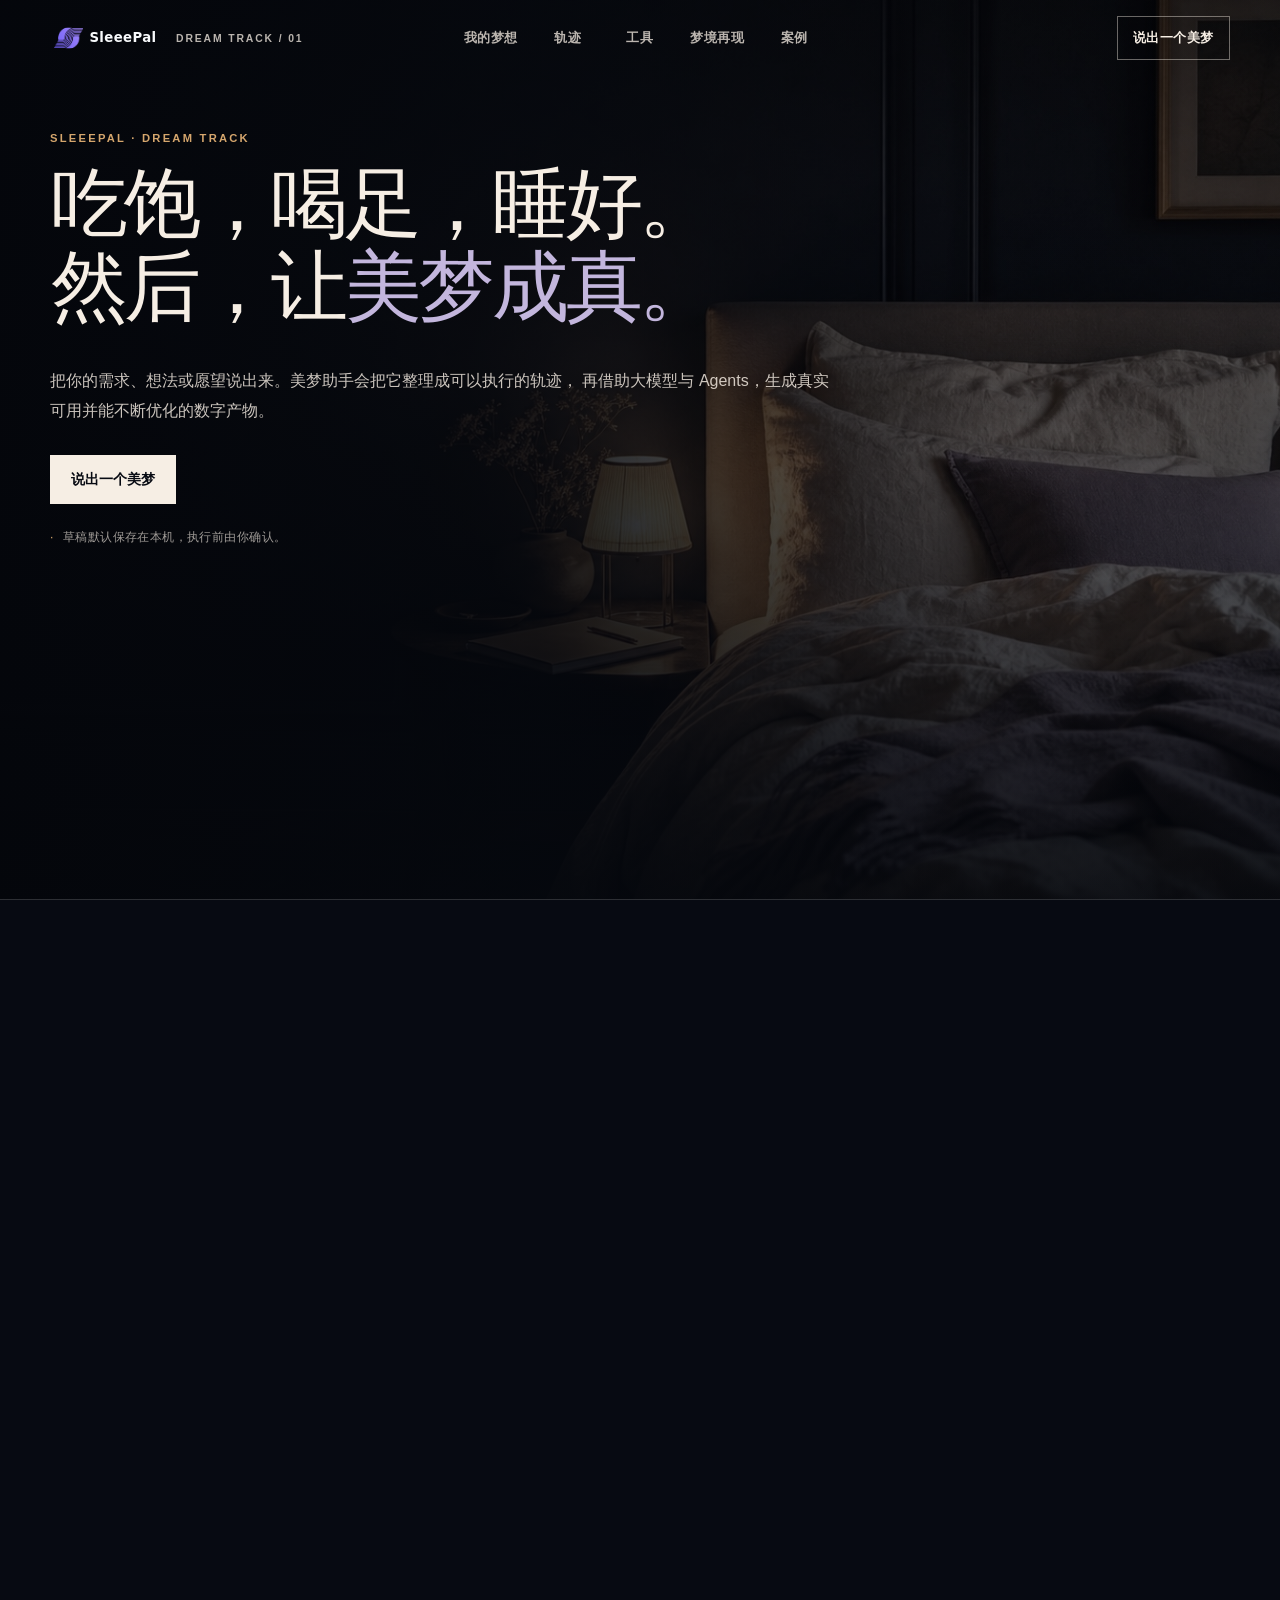
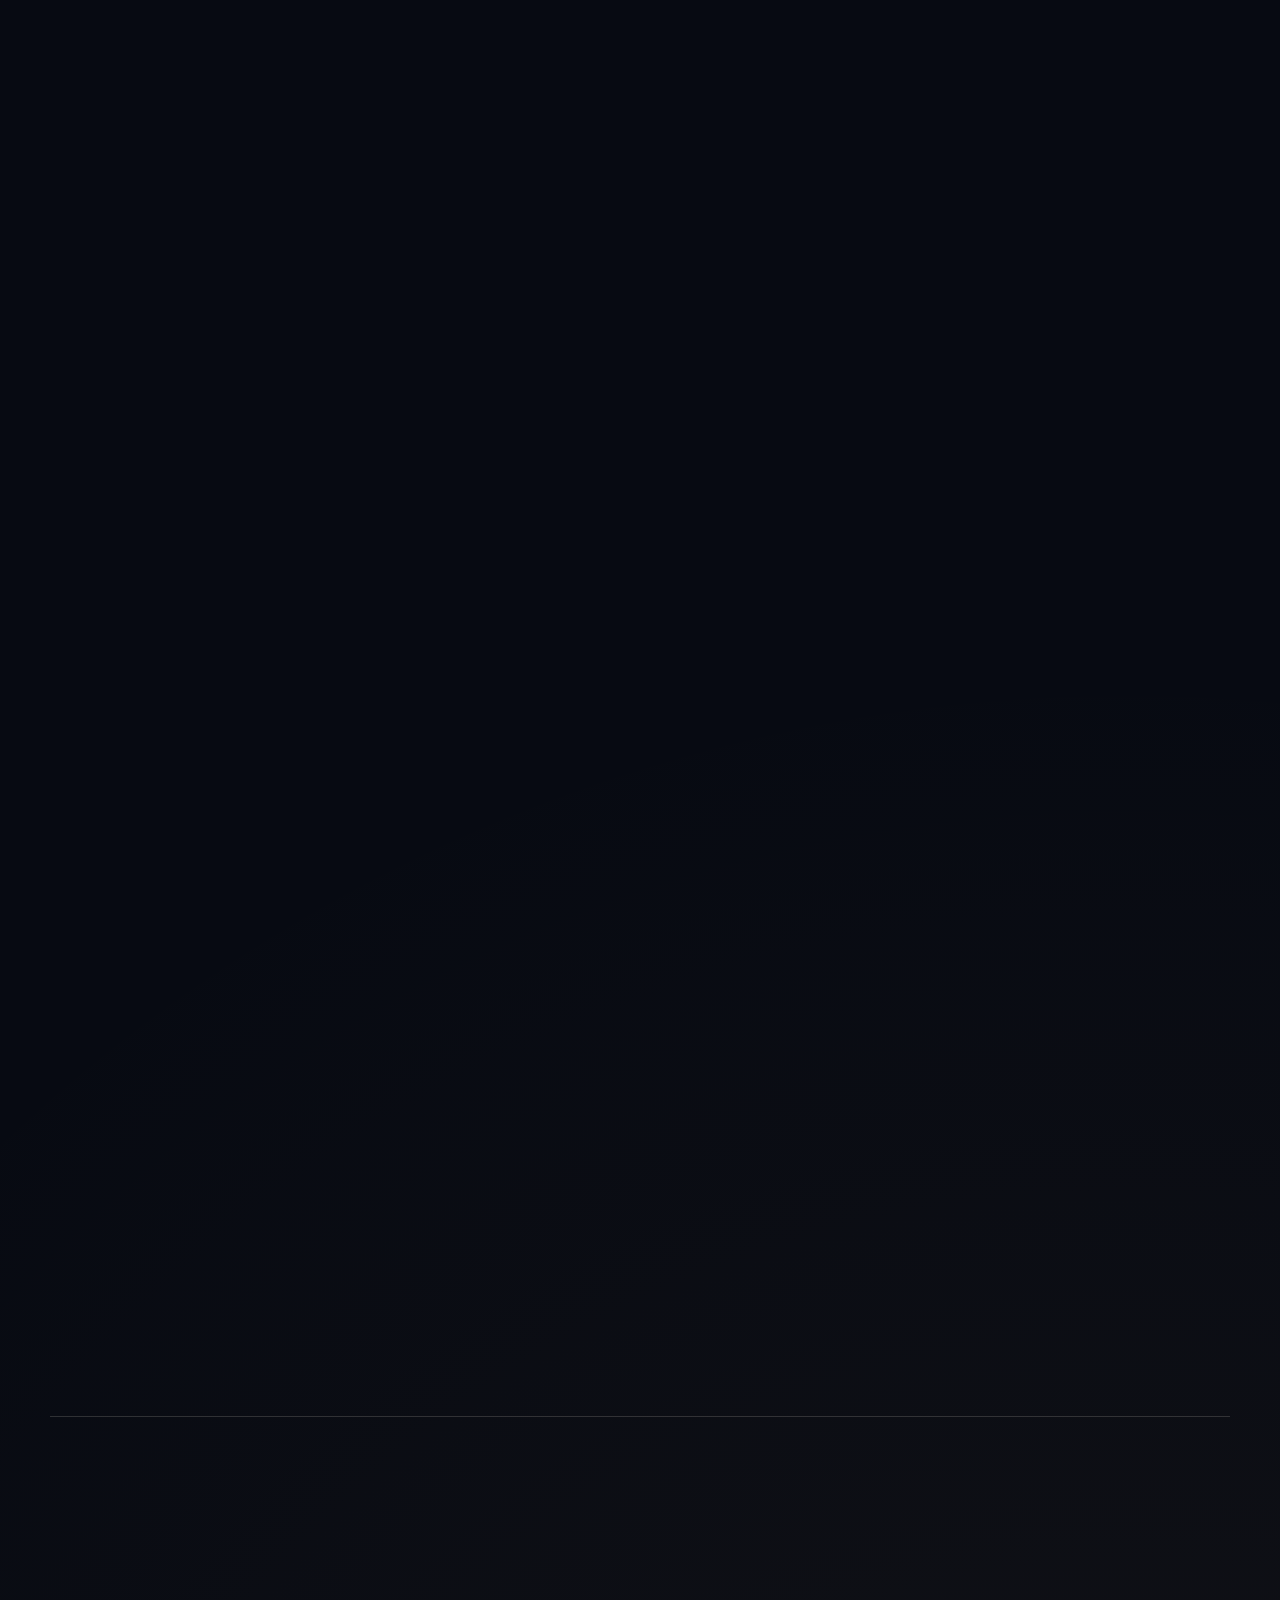
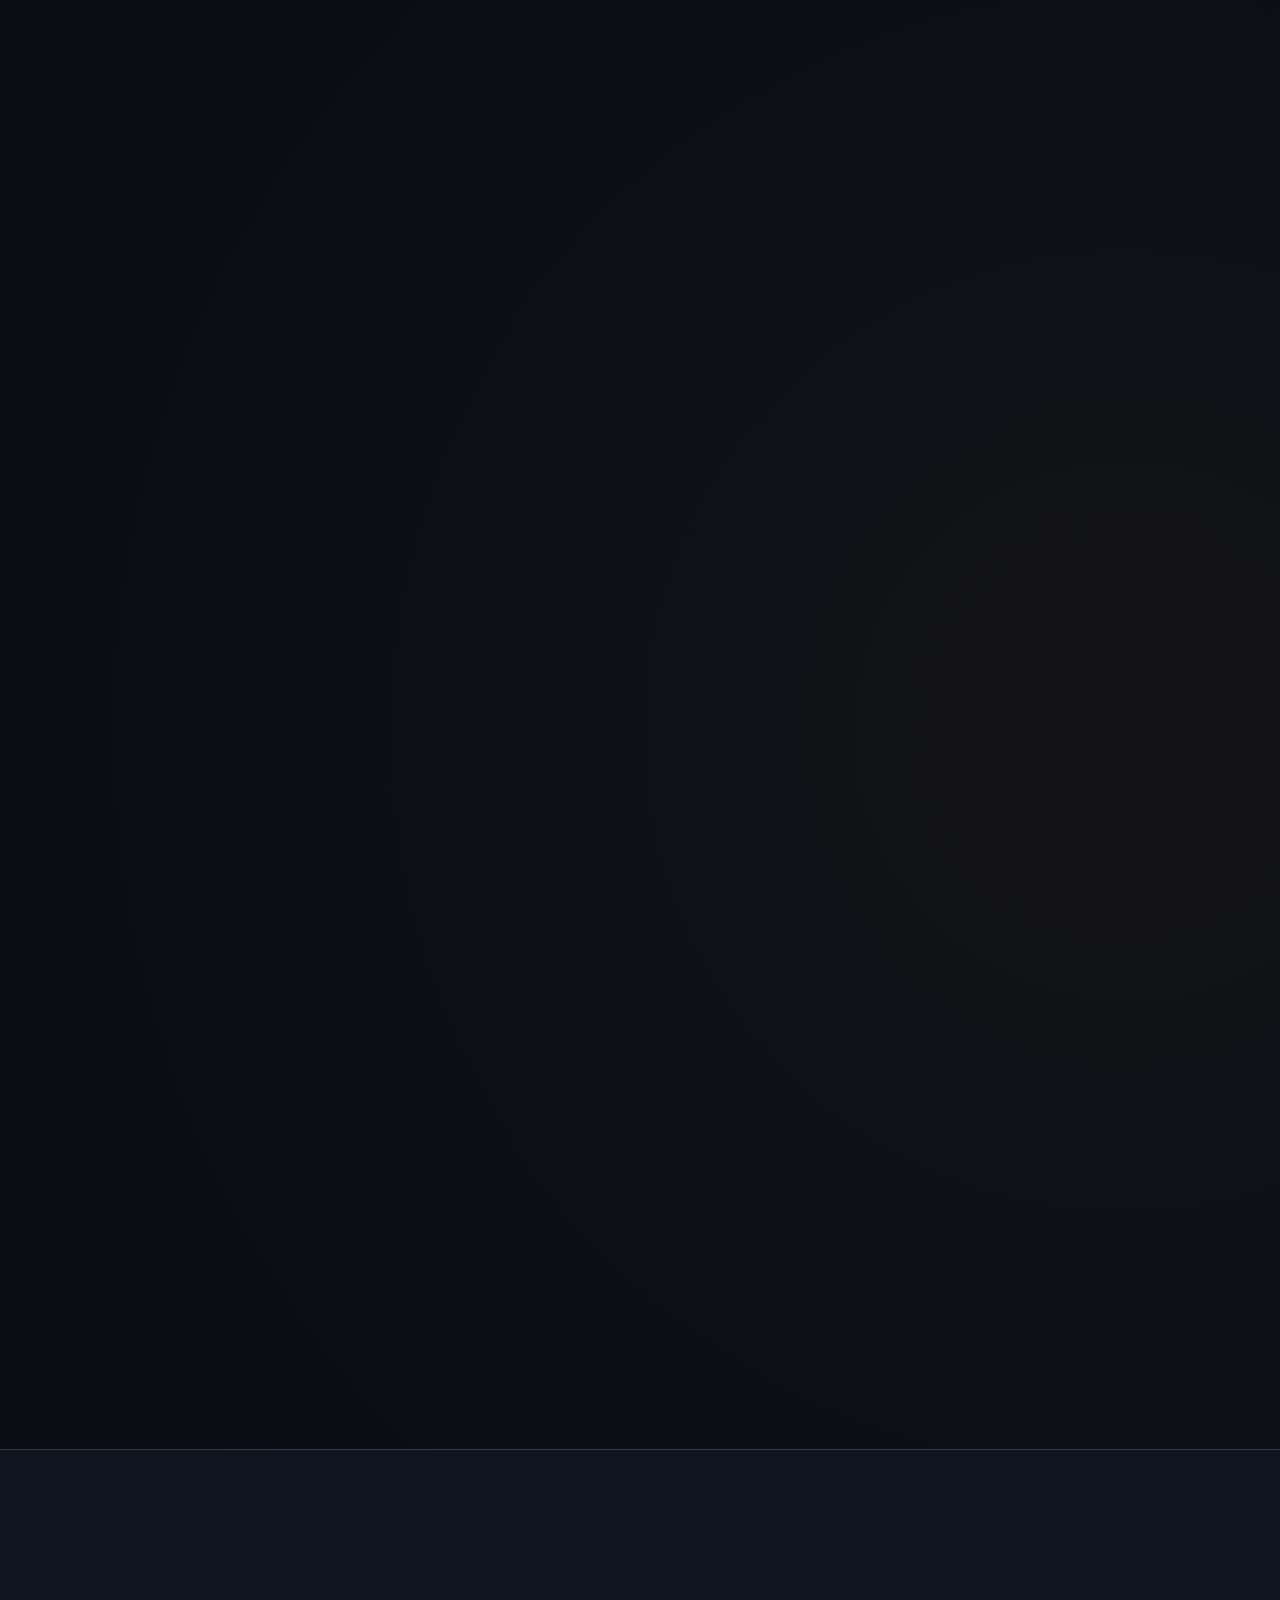
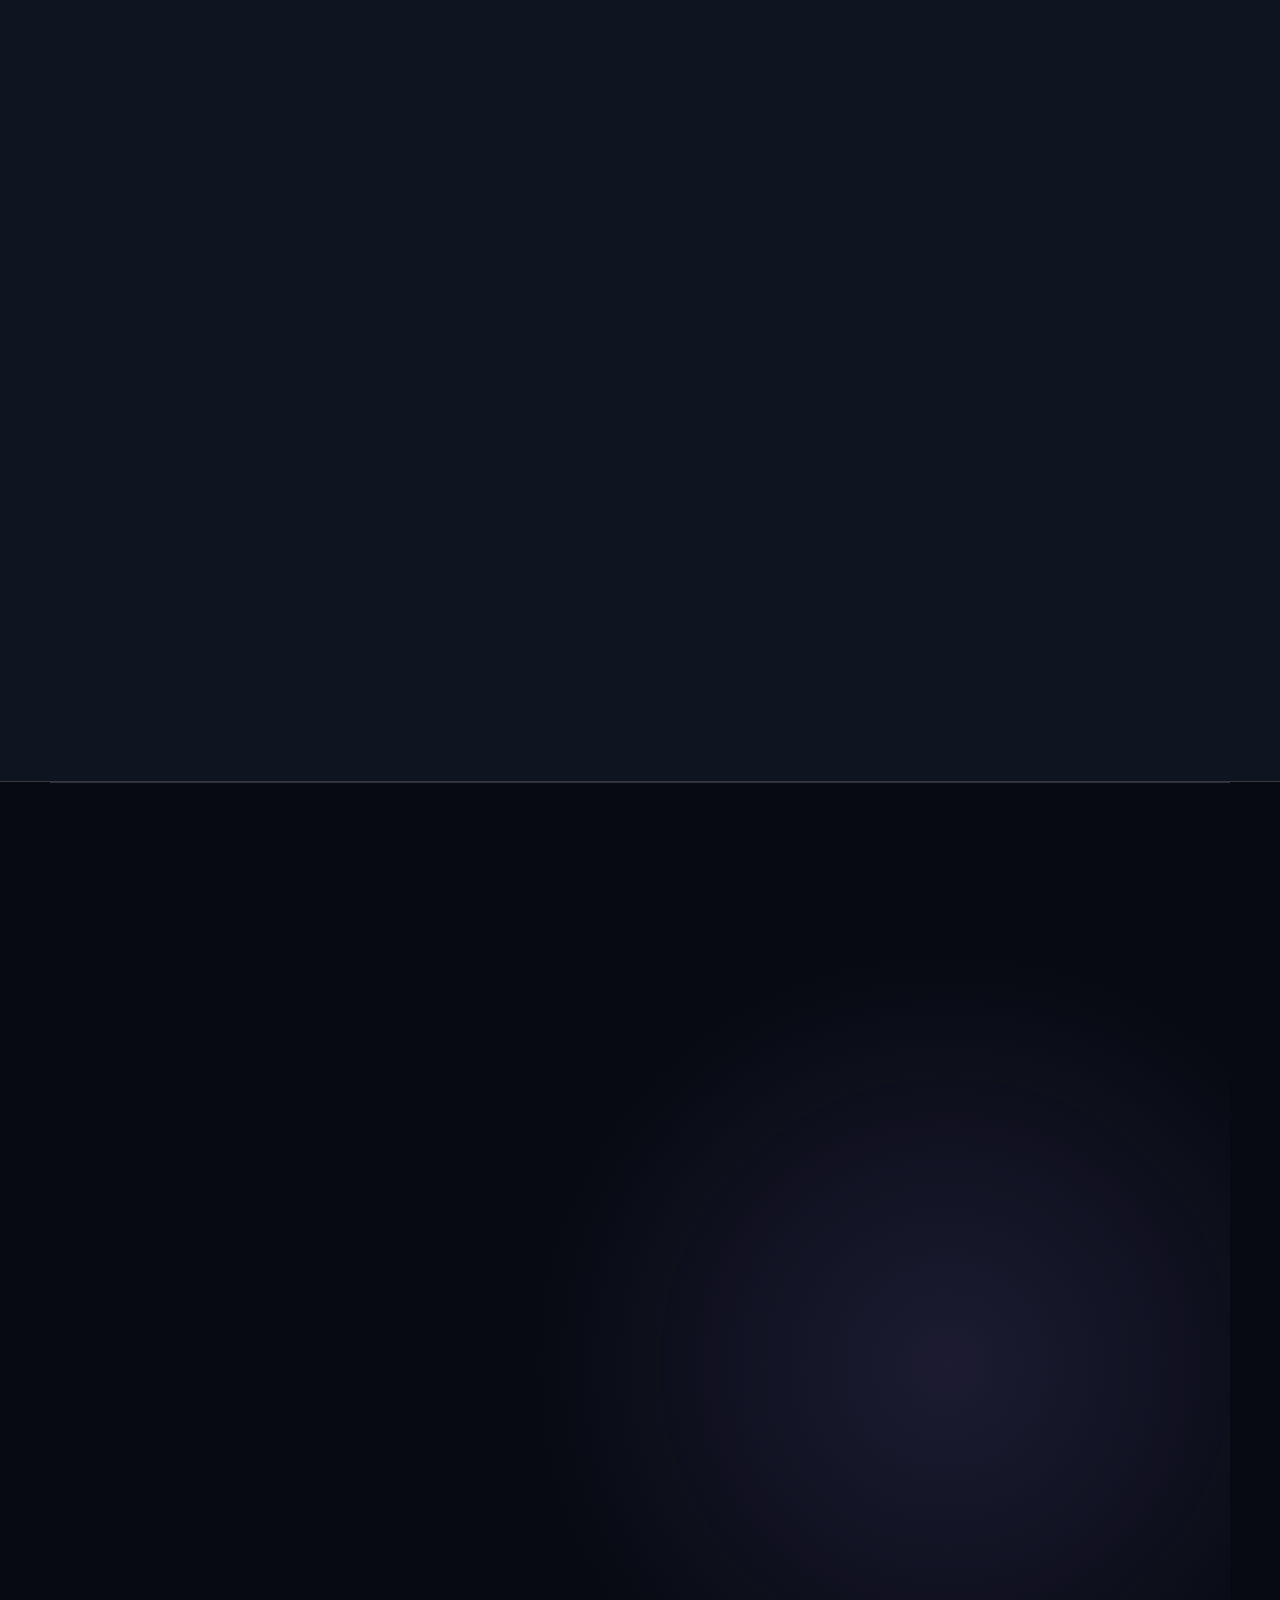
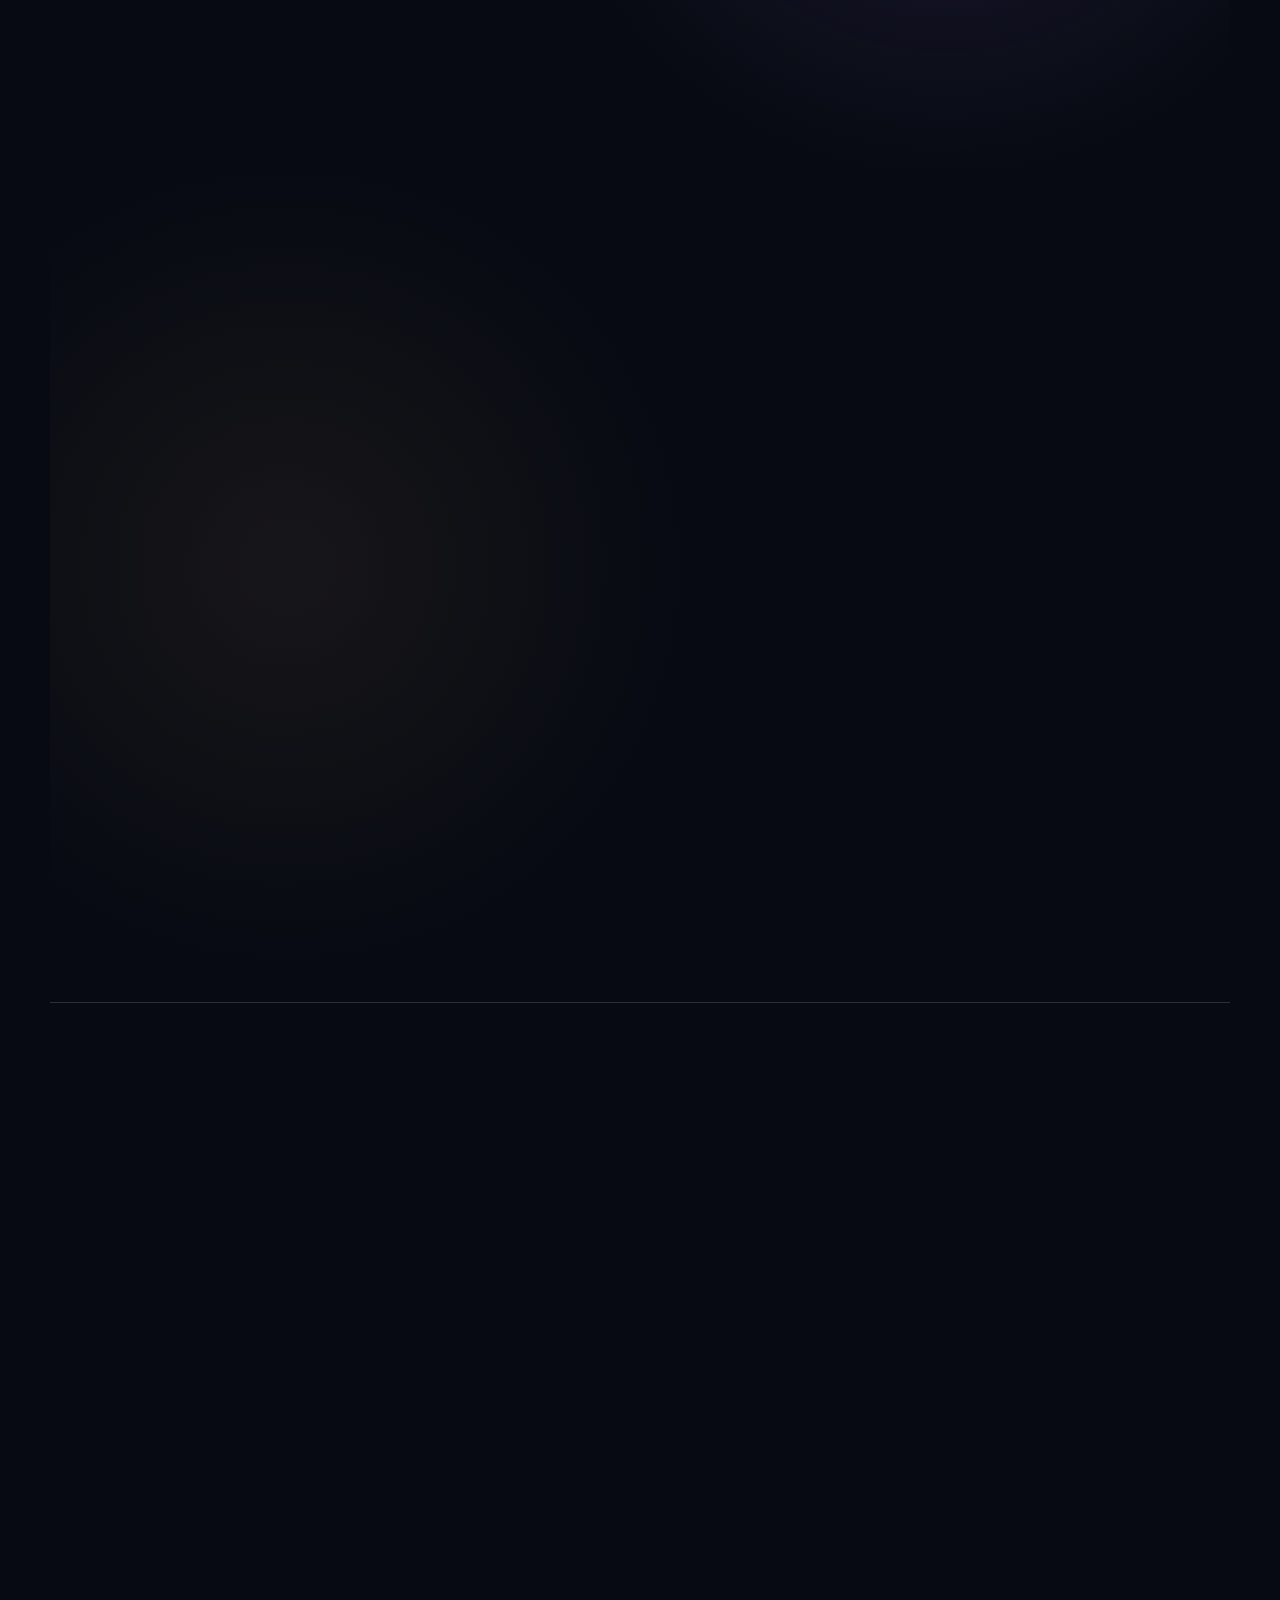
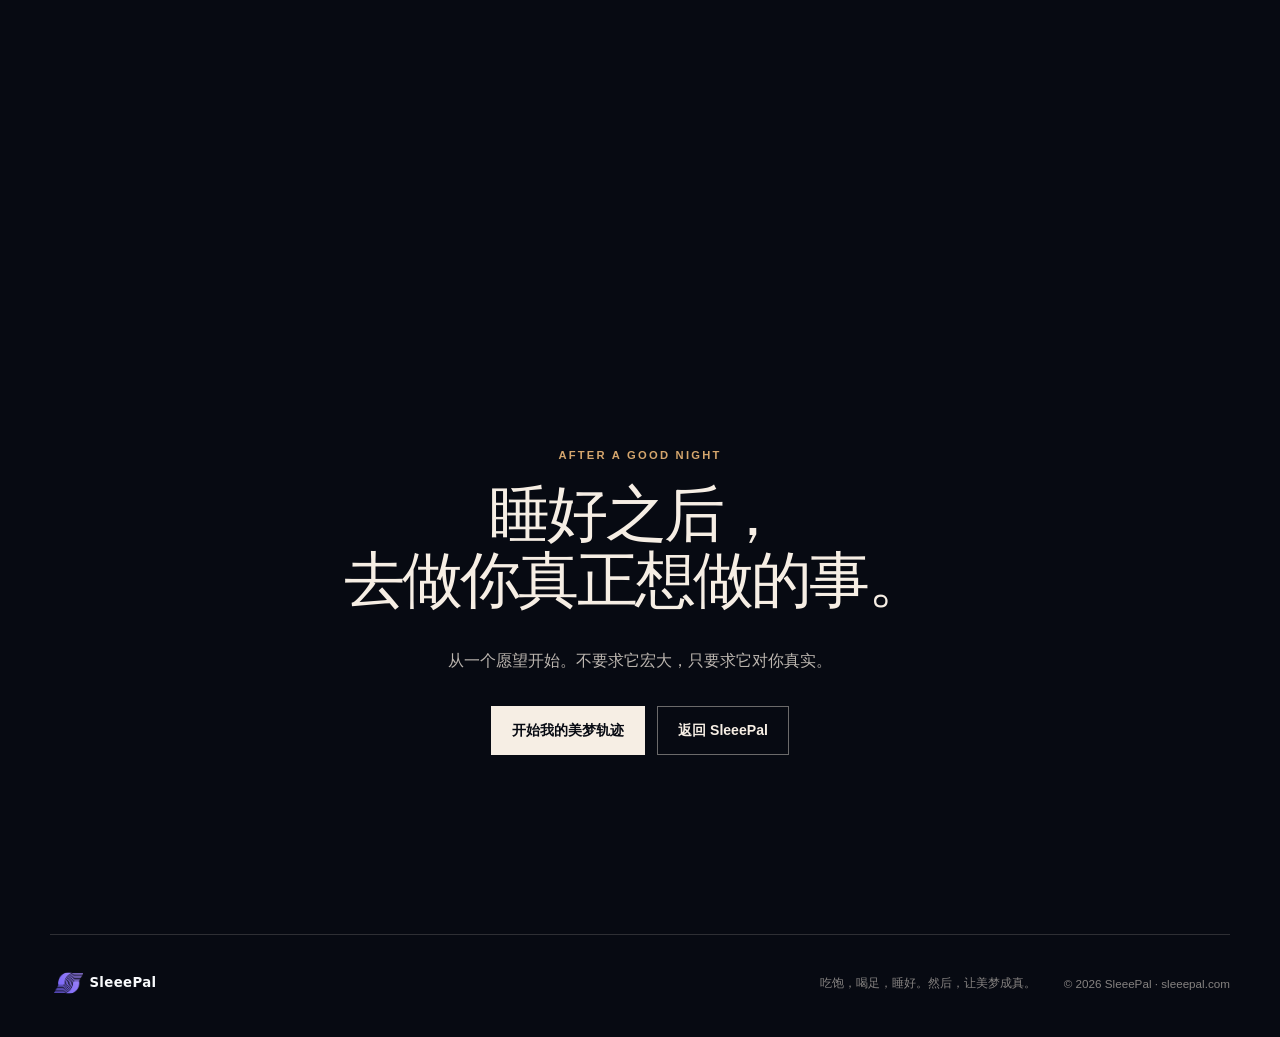
<file: 3d-printing-workshop.html>
<!DOCTYPE html>
<html lang="zh-CN">
<head>
  <meta charset="UTF-8" />
  <meta name="viewport" content="width=device-width, initial-scale=1.0" />
  <title>美梦成真 — 从愿望到真实产物</title>
  <meta name="description" content="吃饱、喝足、睡好之后，说出一个需求、想法或愿望，进入从梦卡、实现轨迹到可用数字产物的美梦成真入口。" />
  <meta name="theme-color" content="#070a12" />
  <meta name="referrer" content="strict-origin-when-cross-origin" />
  <meta http-equiv="Content-Security-Policy" content="default-src 'self'; img-src 'self' data:; style-src 'self'; script-src 'self'; object-src 'none'; base-uri 'self'; form-action 'self'; frame-src 'self'; upgrade-insecure-requests" />
  <link rel="canonical" href="https://sleeepal.com/3d-printing-workshop.html" />
  <meta property="og:title" content="美梦成真 — 从愿望到真实产物" />
  <meta property="og:description" content="先睡好，再把一个真实愿望做成可以打开、使用和继续修改的数字产物。" />
  <meta property="og:type" content="website" />
  <meta property="og:url" content="https://sleeepal.com/3d-printing-workshop.html" />
  <meta property="og:image" content="https://sleeepal.com/assets/dream-lab-hero-v1.jpg" />
  <link rel="icon" href="./favicon.ico" sizes="any" />
  <link rel="icon" type="image/svg+xml" href="./assets/app-icon.svg" />
  <link rel="stylesheet" href="./dream-lab.css?v=20260726-timeline1" />
  <script src="./dream-lab.js?v=20260725-dream-replay-4" defer></script>
</head>
<body class="dream-page">
  <a class="dream-skip-link" href="#main">跳到主要内容</a>

  <header class="dream-header" data-dream-header>
    <div class="dream-header-inner">
      <a class="dream-brand" href="https://sleeepal.com/" aria-label="返回 SleeePal 首页">
        <img src="./assets/logo-light.svg" alt="SleeePal" />
        <span>DREAM TRACK / 01</span>
      </a>
      <nav class="dream-header-nav" aria-label="美梦成真页面导航">
        <a href="#dream-intake">我的梦想</a>
        <a href="#trajectory">轨迹</a>
        <a href="#forge">工具</a>
        <a href="#dream-replay">梦境再现</a>
        <a href="#proof">案例</a>
      </nav>
      <a class="dream-header-action" href="#dream-intake">说出一个美梦</a>
    </div>
  </header>

  <main id="main">
    <section class="dream-hero" aria-labelledby="dream-title">
      <img class="dream-hero-image" src="./assets/dream-lab-hero-v1.jpg" alt="深靛蓝卧室里，一盏暖灯照着等待记录愿望的笔记本" />
      <div class="dream-hero-shade" aria-hidden="true"></div>
      <div class="dream-hero-dawn" aria-hidden="true"></div>
      <div class="dream-hero-content">
        <p class="dream-eyebrow">SleeePal · Dream track</p>
        <h1 id="dream-title">
          <span>吃饱，喝足，睡好。</span>
          <span>然后，让<span class="dream-accent">美梦成真。</span></span>
        </h1>
        <p class="dream-hero-lead">
          把你的需求、想法或愿望说出来。美梦助手会把它整理成可以执行的轨迹，
          再借助大模型与 Agents，生成真实可用并能不断优化的数字产物。
        </p>
        <div class="dream-actions">
          <a class="dream-action-primary" href="#dream-intake">说出一个美梦</a>
        </div>
        <p class="dream-trust-note">草稿默认保存在本机，执行前由你确认。</p>
      </div>
    </section>

    <section class="dream-foundation dream-reveal" id="foundation" aria-labelledby="foundation-title">
      <p class="dream-eyebrow">从恢复走向创造 · The foundation</p>
      <div class="dream-foundation-copy">
        <h2 id="foundation-title">睡好，不是终点。</h2>
        <p>是重新拥有注意力、好奇心和行动力的起点。</p>
      </div>
      <div class="dream-foundation-equation" aria-label="生活底座到美梦成真的关系">
        <div class="dream-foundation-basics" aria-hidden="true">
          <span>吃饱</span>
          <i>＋</i>
          <span>喝足</span>
          <i>＋</i>
          <span>睡好</span>
        </div>
        <i class="dream-foundation-arrow" aria-hidden="true">→</i>
        <strong>美梦成真</strong>
      </div>
    </section>

    <section class="dream-intake" id="dream-intake" aria-labelledby="dream-intake-title">
      <div class="dream-section-intro dream-reveal">
        <p class="dream-eyebrow">Dream workspace · Local beta</p>
        <h2 id="dream-intake-title">每一个愿望，<br />都有自己的轨迹。</h2>
        <p>
          你可以拥有多个梦想。每个梦想都有独立的对话、梦卡、进度与产物；
          默认保存在这个浏览器里，连接钱包后也要先看合并预览，再由你确认保存到账号。
        </p>
      </div>

      <div class="dream-workbench dream-reveal" data-dream-workbench>
        <nav class="dream-mobile-workspace-nav" aria-label="移动端梦想工作区" data-mobile-workspace-nav>
          <div role="tablist" aria-label="梦想工作区视图">
            <button
              id="dream-mobile-tab-dreams"
              type="button"
              role="tab"
              aria-controls="dream-mobile-panel-dreams"
              aria-selected="true"
              data-mobile-workspace-tab="dreams"
            >梦想</button>
            <button
              id="dream-mobile-tab-chat"
              type="button"
              role="tab"
              aria-controls="dream-mobile-panel-chat"
              aria-selected="false"
              tabindex="-1"
              data-mobile-workspace-tab="chat"
            >对话</button>
            <button
              id="dream-mobile-tab-progress"
              type="button"
              role="tab"
              aria-controls="dream-mobile-panel-progress"
              aria-selected="false"
              tabindex="-1"
              data-mobile-workspace-tab="progress"
            >进度</button>
          </div>
        </nav>

        <aside
          class="dream-rail"
          id="dream-mobile-panel-dreams"
          aria-label="我的梦想"
          data-mobile-workspace-panel="dreams"
        >
          <div class="dream-rail-heading">
            <div>
              <span>MY DREAMS</span>
              <strong>我的梦想</strong>
            </div>
            <button type="button" data-dream-new>＋ 新梦想</button>
          </div>

          <div class="dream-local-identity">
            <span data-account-label>本机访客 ID</span>
            <strong data-local-user-id>正在建立…</strong>
            <button type="button" data-wallet-preview disabled>钱包账号 · 即将开放</button>
            <small data-account-status>当前梦想只保存在这个浏览器。</small>
          </div>

          <div class="dream-list" data-dream-list role="list"></div>
          <div class="dream-list-empty" data-dream-list-empty>
            <strong>还没有梦想。</strong>
            <p>说出第一件你真正希望发生的事。</p>
          </div>
          <button class="dream-export-all" type="button" data-dream-export-all disabled>导出全部梦想</button>
        </aside>

        <section
          class="dream-chat"
          id="dream-mobile-panel-chat"
          aria-labelledby="dream-chat-title"
          data-mobile-workspace-panel="chat"
        >
          <header class="dream-chat-heading">
            <div>
              <span data-chat-kicker>美梦助手 · 本地原型</span>
              <h3 id="dream-chat-title" data-chat-title>先说一个你真正牵挂的愿望</h3>
              <p class="dream-chat-wish" data-chat-wish hidden></p>
              <p data-chat-status>我会先理解，再整理成一张可以确认的梦卡。</p>
            </div>
            <span class="dream-local-badge" data-ai-badge>本机模式</span>
          </header>

          <div class="dream-message-list" data-dream-message-list aria-live="polite"></div>

          <form class="dream-form" data-dream-form novalidate>
            <div class="dream-form-heading">
              <span data-dream-form-step>01 / 说出愿望</span>
              <strong>先写你真正想要的变化。</strong>
            </div>

            <label class="dream-field" for="dream-wish">
              <span>我的愿望</span>
              <textarea
                id="dream-wish"
                name="wish"
                rows="6"
                minlength="12"
                maxlength="800"
                required
                aria-describedby="dream-wish-help dream-wish-meter"
                placeholder="例如：我想把每天重复整理客户反馈的工作自动化，让我能把时间留给真正需要判断的事情。"
              ></textarea>
              <span class="dream-field-meta">
                <small id="dream-wish-help">写结果和现实场景，不必写技术方案。</small>
                <small id="dream-wish-meter">0 / 800</small>
              </span>
            </label>

            <div class="dream-examples" aria-label="愿望示例">
              <span>不知道怎么写？试试：</span>
              <button type="button" aria-pressed="false" data-dream-artifact="tool" data-dream-example="我想做一个每天都愿意打开的私人计划工具，让真正重要的三件事不会再被琐事淹没。">私人计划工具</button>
              <button type="button" aria-pressed="false" data-dream-artifact="workflow" data-dream-example="我想把每周重复整理资料、分类和提醒的流程自动化，减少机械工作。">自动化流程</button>
              <button type="button" aria-pressed="false" data-dream-artifact="site" data-dream-example="我有一个新的产品想法，希望先做成一个可以向别人演示和试用的网站。">产品演示网站</button>
              <button type="button" aria-pressed="false" data-dream-artifact="agent" data-dream-example="我想要一个了解我的资料和工作方法、但每次外部操作都先征求同意的专属 Agent 助手。">专属 Agent</button>
            </div>

            <div class="dream-field-row">
              <label class="dream-field" for="dream-artifact">
                <span>希望先得到什么</span>
                <select id="dream-artifact" name="artifact">
                  <option value="auto">先由系统建议</option>
                  <option value="tool">私人小工具</option>
                  <option value="site">可打开的网站</option>
                  <option value="workflow">自动化工作流</option>
                  <option value="agent">专属 Agent 助手</option>
                </select>
              </label>

              <label class="dream-field" for="dream-constraint">
                <span>最重要的限制（可选）</span>
                <input
                  id="dream-constraint"
                  name="constraint"
                  type="text"
                  maxlength="180"
                  placeholder="例如：必须本地处理，不自动发送任何内容"
                />
              </label>
            </div>

            <label class="dream-consent" for="dream-local-consent">
              <input id="dream-local-consent" name="localConsent" type="checkbox" required />
              <span>
                我明白：当前只在本浏览器生成并保存梦卡，不上传内容、不调用模型、不启动 Agents，也不会执行发布、发送、购买或删除等外部操作。
              </span>
            </label>

            <button class="dream-submit" type="submit" data-dream-submit>
              <span data-dream-submit-label>生成我的梦卡</span>
              <span aria-hidden="true">→</span>
            </button>
            <p class="dream-form-status" data-dream-form-status aria-live="polite">
              尚未生成。你的文字不会离开当前浏览器。
            </p>
          </form>

          <form class="dream-composer" data-dream-message-form hidden>
            <div class="dream-composer-mode">
              <label for="dream-message">继续告诉美梦助手</label>
              <button type="button" data-ai-mode>使用 AI 助手</button>
            </div>
            <div>
              <textarea id="dream-message" rows="2" maxlength="1200" data-dream-message placeholder="补充背景、修改目标，或说出你下一步最想确认的事情。"></textarea>
              <button type="submit" data-dream-message-submit>记录</button>
            </div>
            <p data-dream-message-status>当前只记录到本机，不会调用模型或执行外部动作。</p>
          </form>
        </section>

        <aside
          class="dream-inspector"
          id="dream-mobile-panel-progress"
          aria-label="当前梦想的进度与梦卡"
          data-mobile-workspace-panel="progress"
        >
          <div class="dream-inspector-empty" data-dream-inspector-empty>
            <span>PROGRESS</span>
            <strong>梦卡会出现在这里</strong>
            <p>创建梦想后，你会看到阶段、里程碑、下一步和可交付产物。</p>
          </div>

          <section class="dream-card" data-dream-card aria-labelledby="dream-card-title" hidden>
            <div class="dream-card-heading">
              <div>
                <span>梦想卡 / 进度</span>
                <h3 id="dream-card-title" data-card-title>等待生成</h3>
              </div>
              <span class="dream-card-state" data-card-state>本地草稿</span>
            </div>

            <div class="dream-card-progress">
              <div>
                <span>当前进度</span>
                <strong data-card-progress-label>1 / 7</strong>
              </div>
              <div class="dream-progress-track" aria-hidden="true"><span data-card-progress-bar></span></div>
              <p data-card-next-step>下一步：确认梦想目标和边界。</p>
            </div>

            <dl class="dream-card-details">
              <div>
                <dt>真正想改变的事</dt>
                <dd data-card-wish></dd>
              </div>
              <div>
                <dt>第一件可交付产物</dt>
                <dd data-card-artifact></dd>
              </div>
              <div>
                <dt>首版成功标准</dt>
                <dd data-card-success></dd>
              </div>
              <div>
                <dt>边界</dt>
                <dd data-card-boundary></dd>
              </div>
            </dl>

            <ol class="dream-card-route" aria-label="当前美梦成真轨迹">
              <li data-card-stage="wish"><span>1</span><p><strong>想法</strong><small>记录原始愿望</small></p></li>
              <li data-card-stage="clarify"><span>2</span><p><strong data-card-brief-title>澄清</strong><small data-card-brief-note>确认目标和边界</small></p></li>
              <li data-card-stage="plan"><span>3</span><p><strong>计划</strong><small>形成可执行路线</small></p></li>
              <li data-card-stage="build"><span>4</span><p><strong>制作</strong><small data-card-forge-note>等待炼丹炉</small></p></li>
              <li data-card-stage="try"><span>5</span><p><strong>试用</strong><small>打开初版并反馈</small></p></li>
              <li data-card-stage="deliver"><span>6</span><p><strong>交付</strong><small>得到真实可用产物</small></p></li>
              <li data-card-stage="grow"><span>7</span><p><strong>持续优化</strong><small>基于现实继续生长</small></p></li>
            </ol>

            <section class="dream-artifacts" aria-labelledby="dream-artifacts-title">
              <div class="dream-artifacts-heading">
                <div>
                  <span>REAL OUTPUT</span>
                  <h4 id="dream-artifacts-title">真实产物</h4>
                </div>
                <div class="dream-artifact-create-actions">
                  <button type="button" data-artifact-prototype disabled>生成可运行原型</button>
                  <button type="button" class="is-secondary" data-artifact-board>生成可用行动台</button>
                  <button type="button" class="is-secondary" data-artifact-generate>生成施工任务书</button>
                </div>
              </div>
              <p>
                “可运行原型”由 AI 生成结构化规格，再由受控模板制作成离线应用；
                行动台和施工任务书作为反馈与交接辅助。
              </p>
              <div class="dream-artifact-list" data-artifact-list></div>
              <p class="dream-artifact-status" data-artifact-status aria-live="polite">
                当前没有账号产物。本机梦卡仍可随时导出。
              </p>

              <section class="dream-progress-feedback" aria-labelledby="dream-progress-feedback-title">
                <div class="dream-progress-feedback-heading">
                  <div>
                    <span>REAL-WORLD FEEDBACK</span>
                    <h5 id="dream-progress-feedback-title">导入行动台反馈</h5>
                  </div>
                </div>
                <p>
                  选择行动台导出的 JSON。文件先在浏览器中校验和预览；只有你明确确认后才会上传到当前账号梦想。
                </p>
                <label class="dream-progress-file" for="dream-progress-file">
                  <span>选择行动台进度 JSON</span>
                  <input
                    id="dream-progress-file"
                    type="file"
                    accept="application/json,.json"
                    data-progress-file
                  />
                  <small>最大 32 KB；必须匹配当前梦想的一份行动台版本。</small>
                </label>

                <section class="dream-progress-preview" data-progress-preview hidden aria-labelledby="dream-progress-preview-title">
                  <div>
                    <span>本机预览 · 尚未上传</span>
                    <h6 id="dream-progress-preview-title" data-progress-preview-title>行动台反馈</h6>
                  </div>
                  <dl>
                    <div><dt>完成情况</dt><dd data-progress-preview-completed>0 / 0</dd></div>
                    <div><dt>现实反馈</dt><dd data-progress-preview-notes>未填写</dd></div>
                    <div><dt>额外行动</dt><dd data-progress-preview-custom>无</dd></div>
                    <div><dt>文件时间</dt><dd data-progress-preview-time>—</dd></div>
                  </dl>
                  <div class="dream-progress-preview-actions">
                    <button type="button" data-progress-confirm>确认上传这份反馈</button>
                    <button type="button" class="is-secondary" data-progress-clear>换一份文件</button>
                  </div>
                </section>

                <section class="dream-progress-latest" data-progress-latest hidden aria-labelledby="dream-progress-latest-title">
                  <div>
                    <span>LATEST RETURN</span>
                    <h6 id="dream-progress-latest-title">最新回流记录</h6>
                  </div>
                  <p data-progress-latest-summary></p>
                  <small data-progress-latest-source></small>
                  <button type="button" data-progress-continue>带着这份反馈继续优化</button>
                </section>
                <p class="dream-progress-feedback-status" data-progress-status aria-live="polite">
                  尚未选择文件。
                </p>
              </section>
            </section>

            <div class="dream-card-actions">
              <button class="dream-card-primary" type="button" data-dream-confirm>确认梦卡，进入轨迹</button>
              <button type="button" data-dream-edit>修改梦卡</button>
              <button type="button" data-dream-pause hidden>暂停轨迹</button>
              <button type="button" data-dream-archive>归档</button>
              <button type="button" data-dream-export>导出 Markdown</button>
              <button class="dream-card-danger" type="button" data-dream-delete>删除本地梦卡</button>
            </div>
            <p class="dream-card-note" data-dream-card-status aria-live="polite">
              梦卡尚未确认。确认只会更新本地轨迹，不会开始真实施工。
            </p>
          </section>
        </aside>
      </div>
    </section>

    <section class="dream-trajectory" id="trajectory" aria-labelledby="trajectory-title" data-trajectory>
      <div class="dream-trajectory-copy dream-reveal">
        <p class="dream-eyebrow">One continuous trajectory</p>
        <h2 id="trajectory-title">不是一次生成。<br />是一条能继续走下去的轨迹。</h2>
        <p>
          愿望会变，理解会变，产物也会迭代。每一次确认、制作、试用和修改都回到同一条梦轨，而不是散落在不同聊天里。
        </p>
      </div>

      <div class="dream-trajectory-track dream-reveal">
        <ol class="dream-trajectory-list">
          <li data-stage="rest">
            <span>01</span>
            <div><strong>恢复</strong><p>吃饱、喝足、睡好，重新拥有行动力。</p></div>
          </li>
          <li data-stage="wish">
            <span>02</span>
            <div><strong>说出美梦</strong><p>从生活里的真实变化开始，而不是从功能清单开始。</p></div>
          </li>
          <li data-stage="brief">
            <span>03</span>
            <div><strong>看懂目标</strong><p>把愿望整理成目标、限制、成功标准与第一件产物。</p></div>
          </li>
          <li data-stage="route">
            <span>04</span>
            <div><strong>确认路径</strong><p>你看懂接下来会发生什么，并决定是否继续。</p></div>
          </li>
          <li data-stage="forge">
            <span>05</span>
            <div><strong>炼丹炉制作</strong><p>大模型、Agents、本地工具和能力积木协同施工。</p></div>
          </li>
          <li data-stage="preview">
            <span>06</span>
            <div><strong>验梦台试用</strong><p>打开真实产物，完成核心任务，提出修改。</p></div>
          </li>
          <li data-stage="grow">
            <span>07</span>
            <div><strong>继续生长</strong><p>现实反馈进入下一版本，让美梦越来越接近你真正需要的样子。</p></div>
          </li>
        </ol>
        <div class="dream-trajectory-line" aria-hidden="true"><span data-trajectory-progress></span></div>
      </div>
    </section>

    <section class="dream-forge" id="forge" aria-labelledby="forge-title">
      <div class="dream-section-intro dream-reveal">
        <p class="dream-eyebrow">Tools along the way</p>
        <h2 id="forge-title">工具在幕后。<br />结果留在你手里。</h2>
        <p>隐喻帮助记忆，普通话负责说清功能。用户不需要选择模型，也不需要理解工程管线。</p>
      </div>

      <div class="dream-tool-list dream-reveal">
        <article>
          <span>01 / DISCOVER</span>
          <h3>万花筒</h3>
          <p><strong>先看可能。</strong>理解愿望可以被做成什么，以及哪些部分暂时不能由软件完成。</p>
        </article>
        <article>
          <span>02 / COMPOSE</span>
          <h3>积木场</h3>
          <p><strong>选择能力。</strong>组合搜索、文档、语音、自动化、数据和 Agent 工具。</p>
        </article>
        <article>
          <span>03 / BUILD</span>
          <h3>炼丹炉</h3>
          <p><strong>负责制作。</strong>理解目标、规划任务、编程、测试，并交付可以运行的产物。</p>
        </article>
        <article>
          <span>04 / VERIFY</span>
          <h3>验梦台</h3>
          <p><strong>打开验收。</strong>亲自试用核心流程，指出问题，确认或退回继续修改。</p>
        </article>
      </div>

      <div class="dream-possibilities dream-reveal" aria-labelledby="possibilities-title">
        <p class="dream-eyebrow">Not limited to sleep</p>
        <h3 id="possibilities-title">睡眠之外，也可以从一件小而真实的产物开始。</h3>
        <ul>
          <li><span>私人小工具</span><p>计划、记录、提醒、整理和决策辅助。</p></li>
          <li><span>自动化工作流</span><p>把重复的信息处理和交接变成稳定流程。</p></li>
          <li><span>可打开的网站</span><p>把点子做成能展示、体验和验证的页面。</p></li>
          <li><span>专属 Agent</span><p>基于你的资料协助工作，但所有外部动作先征求同意。</p></li>
        </ul>
        <p class="dream-possibilities-boundary">
          系统只承诺完成愿望中可以被编程和验证的部分。健康、关系、财富等现实目标会被转化为支持工具或行动路径，而不会被宣传成已经自动实现。
        </p>
      </div>
    </section>

    <section class="dream-case" id="proof" aria-labelledby="proof-title">
      <div class="dream-case-visual dream-reveal">
        <img src="./assets/dream-lab-hero-v1.jpg" alt="床边暖灯与一本记录产品愿望的笔记本" loading="lazy" />
        <p>Case 01 · 从一个失眠夜晚开始</p>
      </div>
      <div class="dream-case-copy dream-reveal">
        <p class="dream-eyebrow">The first dream made tangible</p>
        <h2 id="proof-title">SleeePal，是第一条正在成为现实的梦轨。</h2>
        <p class="dream-case-lead">
          它从“希望今晚更安静”开始，先做成 Mac-first 的本地睡眠辅助工具；再探索通过反向声波抵消部分稳定噪音、形成近场空间的静谧区域，并用真实夜报和实机验证决定下一步。
        </p>
        <dl class="dream-case-facts">
          <div><dt>愿望</dt><dd>让真实夜晚得到更安静、更可理解的陪伴</dd></div>
          <div><dt>首件产物</dt><dd>Mac 桌面版与本地夜报闭环</dd></div>
          <div><dt>现实验证</dt><dd>路线状态、实机表现和过夜证据持续回到梦轨</dd></div>
        </dl>
        <div class="dream-actions">
          <a class="dream-action-primary" href="https://sleeepal.com/#download">查看 SleeePal 验证状态</a>
          <a class="dream-action-secondary" href="sleeepal://tonight">打开桌面版</a>
        </div>
        <p class="dream-case-disclaimer">
          SleeePal 为非药物助眠辅助工具，不构成医疗建议或诊断；近场体验会受空间、设备与摆位影响。
        </p>
      </div>
    </section>

    <section class="dream-replay" id="dream-replay" aria-labelledby="dream-replay-title">
      <div class="dream-replay-copy dream-reveal">
        <p class="dream-eyebrow">Future vision · Dream replay</p>
        <span class="dream-replay-status">未来版本 · 概念预告</span>
        <h2 id="dream-replay-title">梦境再现</h2>
        <p class="dream-replay-lead">有一天，梦不再需要被复述。</p>
        <p>
          在本人知情授权下，未来的睡眠宝或许能捕捉睡眠中的神经活动线索，
          由个人化神经解码与多模态 AI 整理为文本、图像，再重建成可以回看的梦境片段。
        </p>
      </div>

      <figure class="dream-replay-visual dream-reveal" aria-label="从睡眠神经信号到梦境文本、图像和影像的未来概念路径">
        <div class="dream-replay-sleeper" aria-hidden="true">
          <span class="dream-replay-head"></span>
          <span class="dream-replay-pillow"></span>
          <svg viewBox="0 0 420 90" preserveAspectRatio="none">
            <path d="M0 46 C20 46 20 18 40 18 S60 74 80 74 S100 34 120 34 S140 56 160 56 S180 14 200 14 S220 78 240 78 S260 30 280 30 S300 62 320 62 S340 24 360 24 S380 46 420 46" />
          </svg>
          <small>睡眠中的神经活动线索</small>
        </div>
        <div class="dream-replay-scene" aria-hidden="true">
          <span class="dream-replay-moon"></span>
          <span class="dream-replay-horizon"></span>
          <span class="dream-replay-door"></span>
          <span class="dream-replay-person"></span>
          <span class="dream-replay-scan"></span>
          <div class="dream-replay-caption">
            <small>片段 03 · 场景语义</small>
            <strong>夜色、远山、一扇发光的门</strong>
          </div>
        </div>
        <figcaption>
          <span>脑信号线索</span><i></i><span>语义解码</span><i></i><span>图像重建</span><i></i><span>影像序列</span>
        </figcaption>
      </figure>

      <ol class="dream-replay-path dream-reveal">
        <li><span>01</span><strong>捕捉</strong><p>以未来非侵入式传感器记录经本人授权的睡眠神经活动线索。</p></li>
        <li><span>02</span><strong>理解</strong><p>个体化模型推测人物、物体、情绪和空间关系，并保留不确定性。</p></li>
        <li><span>03</span><strong>重建</strong><p>把线索整理成梦境文字，再生成可辨识的图像与连续片段。</p></li>
        <li><span>04</span><strong>归还</strong><p>只交还给做梦者；可以保存、删除、改写，也可以永不分享。</p></li>
      </ol>

      <div class="dream-replay-boundary dream-reveal">
        <div>
          <p class="dream-eyebrow">Today</p>
          <h3>研究已经走到哪里</h3>
          <p>
            受控实验已能从 fMRI、MEG 等信号中识别部分看见、想象或睡眠初期报告的内容，
            并尝试重建图像与文字线索；但这远不等于完整读取、忠实录像或在家用设备中复现个人梦境。
          </p>
        </div>
        <div>
          <p class="dream-eyebrow">SleeePal now</p>
          <h3>现在仍是未来愿景</h3>
          <p>
            当前睡眠宝不读取脑信号，也不具备梦境复现能力。这个栏目记录我们对“人类 + AI”共同进化的长期判断，
            不把科研样机包装成已经可用的产品。
          </p>
        </div>
      </div>

      <div class="dream-replay-principle dream-reveal">
        <strong>梦境只属于做梦的人。</strong>
        <p>默认本地处理、逐次授权、随时删除；不得用于监控、雇佣、保险、广告定向或未经许可的身份判断。</p>
      </div>

      <div class="dream-replay-research dream-reveal" aria-label="梦境再现研究启发">
        <span>研究启发</span>
        <a href="https://pubmed.ncbi.nlm.nih.gov/23558170/" target="_blank" rel="noreferrer">睡眠视觉内容解码 · Science 2013</a>
        <a href="https://www.nature.com/articles/s41467-025-65541-1" target="_blank" rel="noreferrer">自传式心理图像特征解码 · 2025</a>
        <a href="https://ai.meta.com/research/publications/brain-to-text-decoding-a-non-invasive-approach-via-typing/" target="_blank" rel="noreferrer">非侵入式脑信号到文本 · 2025</a>
        <a href="https://arxiv.org/abs/2505.14556" target="_blank" rel="noreferrer">动态 fMRI 图像重建 · 2025</a>
      </div>
    </section>

    <section class="dream-boundary" id="boundary" aria-labelledby="boundary-title">
      <div class="dream-section-intro dream-reveal">
        <p class="dream-eyebrow">Trust before magic</p>
        <h2 id="boundary-title">先保护，再公开。<br />先确认，再行动。</h2>
        <p>愿望可能涉及健康、关系、财务、孩子、工作秘密或尚未公开的创意。默认把控制权留给用户。</p>
      </div>

      <div class="dream-boundary-grid dream-reveal">
        <article>
          <span>01</span>
          <h3>本地草稿</h3>
          <p>梦卡默认留在浏览器；连接钱包后仍要先预览，再确认保存。</p>
        </article>
        <article>
          <span>02</span>
          <h3>明确确认</h3>
          <p>目标、边界、成本与外部动作都应在执行前被看见。</p>
        </article>
        <article>
          <span>03</span>
          <h3>没有暗中行动</h3>
          <p>发布、发送、购买、删除或操作外部账户必须再次授权。</p>
        </article>
        <article>
          <span>04</span>
          <h3>可以带走</h3>
          <p>愿望轨迹、梦卡和产物应可导出、删除和继续维护。</p>
        </article>
      </div>
      <p class="dream-boundary-note dream-reveal">
        本机模式不调用模型；AI 模式必须先连接钱包、把当前梦卡保存到账号，并单独确认本次数据范围。模型密钥只在服务端；本机历史不会被上传，AI 建议不会自动改梦卡，发布、发送、购买、删除等外部动作仍需逐项授权。
      </p>
    </section>

    <section class="dream-final" aria-labelledby="final-title">
      <p class="dream-eyebrow">After a good night</p>
      <h2 id="final-title">睡好之后，<br />去做你真正想做的事。</h2>
      <p>从一个愿望开始。不要求它宏大，只要求它对你真实。</p>
      <div class="dream-actions">
        <a class="dream-action-primary" href="#dream-intake">开始我的美梦轨迹</a>
        <a class="dream-action-secondary" href="https://sleeepal.com/">返回 SleeePal</a>
      </div>
    </section>
  </main>

  <dialog class="dream-artifact-preview-dialog" data-artifact-preview-dialog aria-labelledby="dream-artifact-preview-title">
    <div class="dream-artifact-preview-shell">
      <header>
        <div>
          <span>SAFE PREVIEW</span>
          <h2 id="dream-artifact-preview-title" data-artifact-preview-title>梦想行动台</h2>
          <p>预览在独立沙箱中运行，外部网络请求由预览安全策略阻断；下载后可作为独立文件继续使用。</p>
        </div>
        <button type="button" data-artifact-preview-close aria-label="关闭行动台预览">×</button>
      </header>
      <iframe
        data-artifact-preview-frame
        title="梦想行动台安全预览"
        sandbox="allow-scripts allow-downloads"
        referrerpolicy="no-referrer"
      ></iframe>
      <footer>
        <p data-artifact-preview-status aria-live="polite">正在准备安全预览…</p>
        <button type="button" data-artifact-preview-download>下载当前产物</button>
      </footer>
    </div>
  </dialog>

  <dialog class="dream-account-dialog" data-account-dialog aria-labelledby="dream-account-title">
    <div class="dream-account-shell">
      <header>
        <div>
          <span>WALLET ACCOUNT</span>
          <h2 id="dream-account-title">保存这份牵挂，<br />不替你做决定。</h2>
        </div>
        <button type="button" aria-label="关闭账号窗口" data-account-close>×</button>
      </header>

      <section class="dream-account-summary">
        <span>已验证的钱包用户 ID</span>
        <strong data-account-id>尚未连接</strong>
        <p>
          登录签名不是交易，不产生 Gas。钱包只证明账号控制权；
          SleeePal 不读取余额、NFT、交易记录、助记词或私钥。
        </p>
      </section>

      <section class="dream-linked-wallets" aria-labelledby="dream-linked-wallets-title">
        <div class="dream-linked-wallets-heading">
          <div>
            <span>RECOVERY IDENTITIES</span>
            <h3 id="dream-linked-wallets-title">登录与恢复钱包</h3>
          </div>
          <button type="button" data-identity-link>绑定第二个钱包</button>
        </div>
        <p>
          绑定后，任一钱包登录都会回到同一个睡眠宝账号和同一组梦想。
          用恢复钱包登录后，可重新签名把它设为主钱包，再移除失联的旧钱包。
          钱包之间不会发生资产转移，也不会发起链上交易。
        </p>
        <ul data-identity-list aria-live="polite"></ul>
        <p class="dream-identity-status" data-identity-status aria-live="polite">
          正在读取已绑定钱包…
        </p>
      </section>

      <section class="dream-sync-preview" aria-labelledby="dream-sync-title">
        <div>
          <span>MERGE PREVIEW</span>
          <h3 id="dream-sync-title">先预览，再保存到账号</h3>
        </div>
        <p data-sync-summary>
          浏览器里的梦想不会自动上传，也不会覆盖其他设备的版本。
        </p>
        <ul data-sync-list aria-live="polite"></ul>
        <p class="dream-sync-note">
          当前只保存梦想卡的目标、阶段与边界；本地对话暂不上传。账号中已有的同一梦想不会被自动覆盖。
        </p>
      </section>

      <div class="dream-account-actions">
        <button type="button" class="dream-account-primary" data-sync-account disabled>确认保存到账号</button>
        <button type="button" data-account-cloud-export>下载账号完整备份</button>
        <button type="button" data-account-export>先导出本地备份</button>
        <button type="button" data-account-logout>退出钱包账号</button>
        <button type="button" class="dream-account-danger" data-account-delete-open>彻底删除账号数据</button>
      </div>
      <p class="dream-account-status" data-sync-status aria-live="polite">
        正在读取账号中的梦想…
      </p>
    </div>
  </dialog>

  <dialog class="dream-conflict-dialog" data-conflict-dialog aria-labelledby="dream-conflict-title">
    <div class="dream-conflict-shell">
      <header>
        <div>
          <span>VERSION DIFFERENCE · NO AUTO OVERWRITE</span>
          <h2 id="dream-conflict-title">两份梦卡不同，<br />由你决定<span class="dream-mobile-break"><br /></span>保留哪一份。</h2>
        </div>
        <button type="button" aria-label="关闭版本比较" data-conflict-close>×</button>
      </header>

      <div class="dream-conflict-intro">
        <strong data-conflict-dream-title>当前梦想</strong>
        <p data-conflict-revision>正在读取本机与账号版本…</p>
      </div>

      <section class="dream-conflict-fields" aria-label="梦卡字段差异" data-conflict-fields></section>

      <section class="dream-conflict-choices" aria-labelledby="dream-conflict-choice-title">
        <div>
          <span>SAFE CHOICES</span>
          <h3 id="dream-conflict-choice-title">三个选择都不会静默丢失内容</h3>
        </div>
        <button type="button" class="dream-conflict-choice is-recommended" data-conflict-copy>
          <strong>保留两份</strong>
          <span>把本机版复制为一个新梦想，再让原梦想采用账号版。最稳妥。</span>
        </button>
        <button type="button" class="dream-conflict-choice" data-conflict-account>
          <strong>采用账号版</strong>
          <span>只替换本机梦卡字段；本机对话仍保留，不写入服务器。</span>
        </button>
        <button type="button" class="dream-conflict-choice is-warning" data-conflict-local>
          <strong>用本机版更新账号</strong>
          <span>显式写入一个新服务器修订；若账号已再次变化，请求会被拒绝。</span>
        </button>
      </section>

      <div class="dream-conflict-actions">
        <button type="button" data-conflict-cancel>暂不处理</button>
      </div>
      <p class="dream-conflict-status" data-conflict-status aria-live="polite"></p>
    </div>
  </dialog>

  <dialog class="dream-account-delete-dialog" data-account-delete-dialog aria-labelledby="dream-account-delete-title">
    <div class="dream-account-delete-shell">
      <header>
        <div>
          <span>IRREVERSIBLE · ACCOUNT DATA</span>
          <h2 id="dream-account-delete-title">彻底删除账号，<br />不是退出登录。</h2>
        </div>
        <button type="button" aria-label="关闭账号删除窗口" data-account-delete-close>×</button>
      </header>

      <section class="dream-account-delete-warning">
        <h3>服务器中的账号数据会立即删除</h3>
        <ul>
          <li>钱包身份、登录会话与相关登录请求</li>
          <li>全部账号梦卡、AI 对话、建议与授权记录</li>
          <li>里程碑、任务证据、产物版本与产物正文</li>
        </ul>
        <p>
          这个浏览器里的本地梦想不会随账号一起删除。若仍需要服务器数据，
          请先返回上一步下载“账号完整备份”。
        </p>
      </section>

      <label class="dream-account-delete-ack" for="dream-account-delete-ack">
        <input id="dream-account-delete-ack" type="checkbox" data-account-delete-ack />
        <span>我知道服务器数据无法恢复，重新连接同一钱包也会建立一个全新账号。</span>
      </label>

      <label class="dream-account-delete-phrase" for="dream-account-delete-phrase">
        <span>请输入“彻底删除我的账号”</span>
        <input
          id="dream-account-delete-phrase"
          type="text"
          autocomplete="off"
          spellcheck="false"
          data-account-delete-phrase
        />
      </label>

      <div class="dream-account-delete-actions">
        <button type="button" data-account-delete-cancel>返回，不删除</button>
        <button type="button" class="dream-account-delete-confirm" data-account-delete-confirm disabled>
          永久删除服务器账号
        </button>
      </div>
      <p class="dream-account-delete-status" data-account-delete-status aria-live="polite"></p>
    </div>
  </dialog>

  <dialog class="dream-ai-dialog" data-ai-dialog aria-labelledby="dream-ai-title">
    <div class="dream-ai-shell">
      <header>
        <div>
          <span>AI CONSENT · THIS DREAM</span>
          <h2 id="dream-ai-title">让 AI 参与这段对话，<br />控制权仍在你手里。</h2>
        </div>
        <button type="button" aria-label="关闭 AI 说明" data-ai-close>×</button>
      </header>

      <section class="dream-ai-scope">
        <h3>开启后，每次发送只包含</h3>
        <ul>
          <li><strong>当前账号梦卡</strong><span>目标、阶段、成功标准与边界</span></li>
          <li><strong>这条新消息</strong><span>以及最近 8 条账号 AI 对话</span></li>
          <li><strong>不包含本机历史</strong><span>浏览器里的旧对话不会被自动上传</span></li>
        </ul>
      </section>

      <section class="dream-ai-guardrails">
        <p>
          请求由 Sleeepal 服务端发送给 OpenAI，并显式设置 <code>store:false</code>；
          这会关闭 Responses API 的应用状态存储，但不等同于组织级“零数据保留（ZDR）”。
        </p>
        <p>
          当前 AI 没有工具和执行器。它只能回复、提出梦卡更新建议或生成授权卡；
          不会自动修改梦卡，也不会发布、发送、购买、删除或连接外部服务。
        </p>
      </section>

      <label class="dream-ai-consent" for="dream-ai-consent">
        <input id="dream-ai-consent" type="checkbox" data-ai-consent />
        <span>我已看懂上述范围，同意为当前梦想开启 AI 对话。之后可以随时关闭。</span>
      </label>

      <div class="dream-ai-dialog-actions">
        <button type="button" class="dream-ai-primary" data-ai-enable disabled>同意并开启 AI 对话</button>
        <button type="button" data-ai-cancel>继续使用本机模式</button>
      </div>
      <p class="dream-ai-dialog-status" data-ai-dialog-status aria-live="polite"></p>
    </div>
  </dialog>

  <dialog class="dream-prototype-dialog" data-prototype-dialog aria-labelledby="dream-prototype-title">
    <div class="dream-prototype-shell">
      <header>
        <div>
          <span>AI PROTOTYPE · EXPLICIT CONSENT</span>
          <h2 id="dream-prototype-title">生成可运行原型，<br />先确认这一次边界。</h2>
        </div>
        <button type="button" aria-label="关闭原型生成确认" data-prototype-close>×</button>
      </header>

      <section class="dream-prototype-scope">
        <h3>确认后会发生</h3>
        <ul>
          <li><strong>发送已确认的账号梦卡</strong><span>目标、成功标准、边界与当前修订会发送给 OpenAI；另附不含钱包地址的散列安全标识，用于滥用防护。</span></li>
          <li><strong>OpenAI 请求使用 <code>store:false</code></strong><span>不提供任何外部工具，也不允许模型发布或执行动作。</span></li>
          <li><strong>模型只生成结构化规格</strong><span>服务端再用受控模板渲染成可以离线打开的应用。</span></li>
          <li><strong>不会自动发布或运行外部操作</strong><span>生成结果只进入当前账号的产物版本链，由你预览或下载。</span></li>
        </ul>
        <p class="dream-prototype-state-note">
          原型状态 JSON 只在下载后的应用中本地导出，不在这里导入；系统不会自动附加账号、钱包、梦想、产物或模型服务标识，你在原型中填写的内容会随状态一同导出。
        </p>
      </section>

      <label class="dream-prototype-consent" for="dream-prototype-consent">
        <input id="dream-prototype-consent" type="checkbox" data-prototype-consent />
        <span>我已看懂本次数据范围，同意生成当前梦想的离线可运行原型。</span>
      </label>

      <div class="dream-prototype-actions">
        <button type="button" class="dream-prototype-primary" data-prototype-confirm disabled>确认并生成原型</button>
        <button type="button" data-prototype-cancel>暂不生成</button>
      </div>
      <p class="dream-prototype-status" data-prototype-status aria-live="polite"></p>
    </div>
  </dialog>

  <footer class="dream-footer">
    <a href="https://sleeepal.com/" aria-label="返回 SleeePal 首页">
      <img src="./assets/logo-light.svg" alt="SleeePal" />
    </a>
    <p>吃饱，喝足，睡好。然后，让美梦成真。</p>
    <p>© 2026 SleeePal · sleeepal.com</p>
  </footer>

  <div class="dream-progress" aria-hidden="true"><span data-dream-progress></span></div>
</body>
</html>
</file>
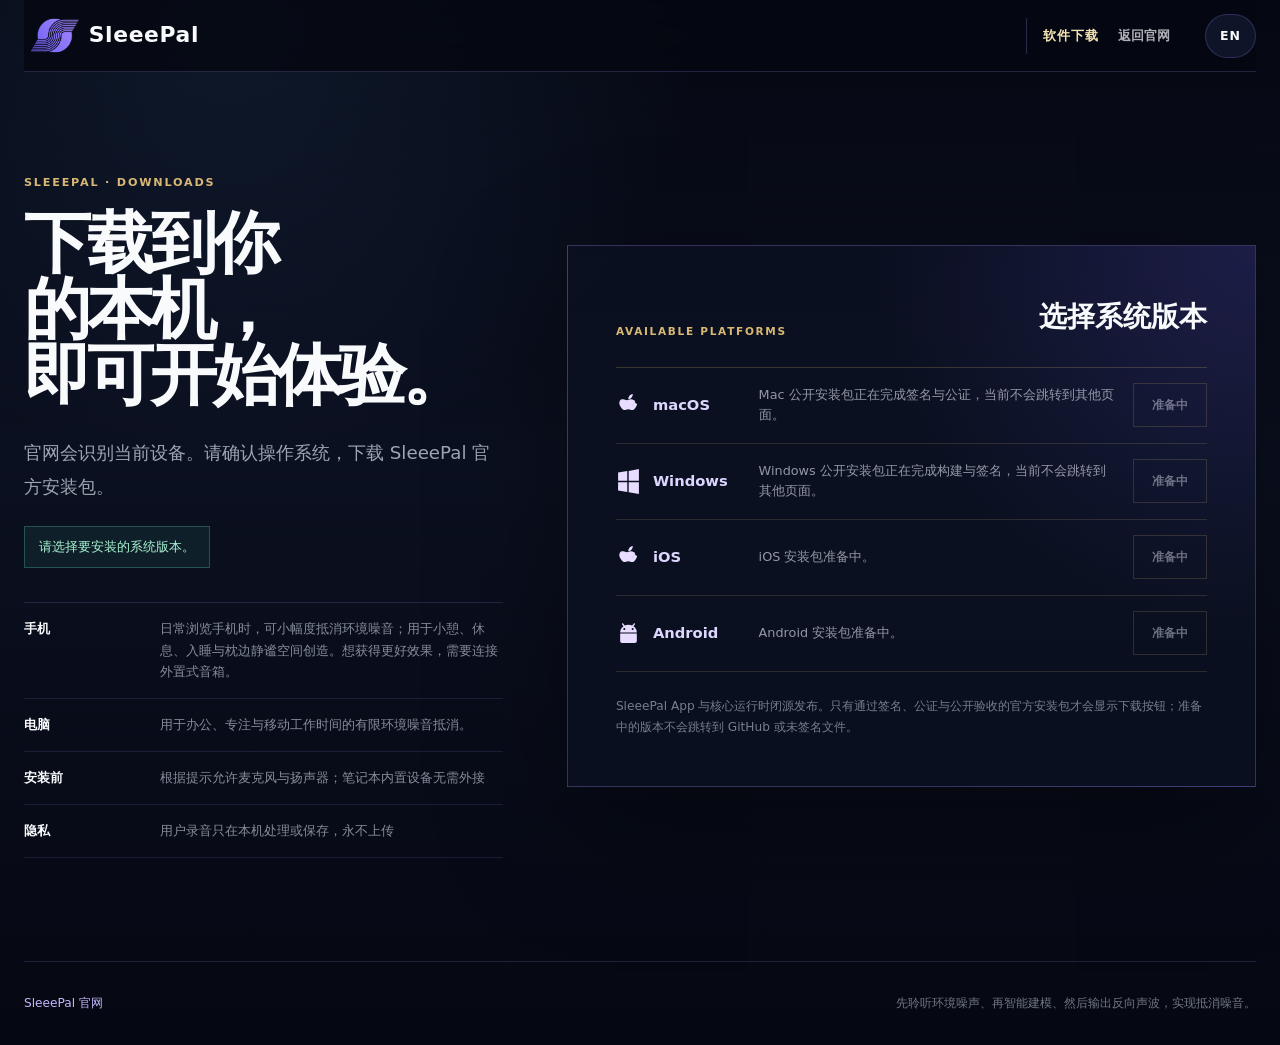
<file: desktop.html>
<!DOCTYPE html>
<html lang="zh-CN">
<head>
  <meta charset="UTF-8" />
  <meta name="viewport" content="width=device-width, initial-scale=1.0" />
  <title>软件下载 · SleeePal 睡眠宝</title>
  <meta name="description" content="选择 SleeePal 的 Mac、Windows、iOS 或 Android 版本；安装包通过公开验收后在此提供。" />
  <meta name="referrer" content="strict-origin-when-cross-origin" />
  <meta http-equiv="Content-Security-Policy" content="default-src 'self'; img-src 'self' data:; style-src 'self' 'unsafe-inline'; script-src 'self'; connect-src 'self'; object-src 'none'; base-uri 'self'; form-action 'self'; frame-src 'none'; upgrade-insecure-requests" />
  <link rel="canonical" href="https://sleeepal.com/desktop.html" />
  <link rel="icon" href="./favicon.ico" sizes="any" />
  <link rel="icon" type="image/svg+xml" href="./assets/app-icon.svg" />
  <link rel="stylesheet" href="./styles.css?v=20260726-copy1" />
  <script src="./site.js?v=20260726-copy1" defer></script>
</head>
<body class="desktop-page" data-page="downloads">
  <nav class="desktop-nav" aria-label="软件下载页面导航">
    <a href="./index.html" aria-label="返回 SleeePal 官网">
      <img src="./assets/logo-light.svg" alt="SleeePal" />
    </a>
    <div>
      <span class="desktop-nav-current">软件下载</span>
      <a href="./index.html">返回官网</a>
      <button class="lang-toggle" type="button" data-lang-toggle>EN</button>
    </div>
  </nav>

  <main>
    <section class="desktop-portal-hero download-portal-hero">
      <div class="desktop-hero-copy">
        <span class="desktop-eyebrow">SLEEEPAL · DOWNLOADS</span>
        <h1>下载到你的本机，<br/>即可开始体验。</h1>
        <p>官网会识别当前设备。请确认操作系统，下载 SleeePal 官方安装包。</p>
        <p class="download-detected-note" data-detected-platform aria-live="polite">正在识别当前设备…</p>
        <ul class="desktop-hero-facts">
          <li><strong>手机</strong><span>日常浏览手机时，可小幅度抵消环境噪音；用于小憩、休息、入睡与枕边静谧空间创造。想获得更好效果，需要连接外置式音箱。</span></li>
          <li><strong>电脑</strong><span>用于办公、专注与移动工作时间的有限环境噪音抵消。</span></li>
          <li><strong>安装前</strong><span>根据提示允许麦克风与扬声器；笔记本内置设备无需外接</span></li>
          <li><strong>隐私</strong><span>用户录音只在本机处理或保存，永不上传</span></li>
        </ul>
      </div>

      <div class="download-platform-panel" aria-label="SleeePal 各平台版本">
        <div class="download-platform-head">
          <span>AVAILABLE PLATFORMS</span>
          <strong>选择系统版本</strong>
        </div>
        <div class="platform-package-list">
          <div class="platform-package-row" data-package-platform="macos">
            <strong class="platform-package-name"><span class="platform-mark" aria-hidden="true"><svg viewBox="0 0 384 512"><path d="M279.6 258.9c-.2-36.7 16.4-64.4 50-84.8-18.8-26.9-47.2-41.7-84.7-44.6-35.5-2.8-74.3 20.7-88.5 20.7-15 0-49.4-19.7-72.4-19.7C35 111 3 158.1 3 204.1c0 27.1 9.9 55.3 29.6 84.7 18.7 27.5 43 61.9 73.7 61.9 29.5 0 42.4-19 79.8-19 38.4 0 49.8 19 81 19 31.3 0 54.1-28.5 71.3-54.7 21.6-33.2 30.5-65.2 31-66.8-.7-.3-61.2-23.4-61.5-93.7zM255.9 92.3c15.9-18.8 26.7-45 23.7-71.2-22.9 1-50.5 16.2-66.6 35-14.5 16.5-27 43.3-23.7 68.8 25.5 2 48.6-11.1 66.6-32.6z"/></svg></span><span>macOS</span></strong>
            <span data-package-status="macos">Mac 公开安装包准备中</span>
            <a data-package-link="macos" hidden>安装</a>
          </div>
          <div class="platform-package-row" data-package-platform="windows">
            <strong class="platform-package-name"><span class="platform-mark" aria-hidden="true"><svg viewBox="0 0 24 24"><path d="M2 3.4 10.8 2v9.2H2V3.4Zm10.2-1.6L22 0v11.2h-9.8V1.8ZM2 12.6h8.8V22L2 20.6v-8Zm10.2 0H22V24l-9.8-1.8v-9.6Z"/></svg></span><span>Windows</span></strong>
            <span data-package-status="windows">Windows 公开安装包准备中</span>
            <a data-package-link="windows" hidden>安装</a>
          </div>
          <div class="platform-package-row" data-package-platform="ios">
            <strong class="platform-package-name"><span class="platform-mark" aria-hidden="true"><svg viewBox="0 0 384 512"><path d="M279.6 258.9c-.2-36.7 16.4-64.4 50-84.8-18.8-26.9-47.2-41.7-84.7-44.6-35.5-2.8-74.3 20.7-88.5 20.7-15 0-49.4-19.7-72.4-19.7C35 111 3 158.1 3 204.1c0 27.1 9.9 55.3 29.6 84.7 18.7 27.5 43 61.9 73.7 61.9 29.5 0 42.4-19 79.8-19 38.4 0 49.8 19 81 19 31.3 0 54.1-28.5 71.3-54.7 21.6-33.2 30.5-65.2 31-66.8-.7-.3-61.2-23.4-61.5-93.7zM255.9 92.3c15.9-18.8 26.7-45 23.7-71.2-22.9 1-50.5 16.2-66.6 35-14.5 16.5-27 43.3-23.7 68.8 25.5 2 48.6-11.1 66.6-32.6z"/></svg></span><span>iOS</span></strong>
            <span data-package-status="ios">iOS 安装包准备中</span>
            <a data-package-link="ios" hidden>安装</a>
          </div>
          <div class="platform-package-row" data-package-platform="android">
            <strong class="platform-package-name"><span class="platform-mark" aria-hidden="true"><svg viewBox="0 0 24 24"><path d="m7.2 5.1-1.4-2a.7.7 0 0 1 1.1-.8l1.5 2.1A7.9 7.9 0 0 1 12 3.6c1.3 0 2.5.3 3.6.8l1.5-2.1a.7.7 0 0 1 1.1.8l-1.4 2A7.4 7.4 0 0 1 20 11H4a7.4 7.4 0 0 1 3.2-5.9ZM8 8.7a1 1 0 1 0 0-2 1 1 0 0 0 0 2Zm8 0a1 1 0 1 0 0-2 1 1 0 0 0 0 2ZM4 12h16v7.1c0 1-.8 1.9-1.9 1.9H5.9C4.8 21 4 20.2 4 19.1V12Z"/></svg></span><span>Android</span></strong>
            <span data-package-status="android">Android 安装包准备中</span>
            <a data-package-link="android" hidden>安装</a>
          </div>
        </div>
        <p class="download-platform-boundary">SleeePal App 与核心运行时闭源发布。只有通过签名、公证与公开验收的官方安装包才会显示下载按钮；准备中的版本不会跳转到 GitHub 或未签名文件。</p>
      </div>
    </section>
  </main>

  <footer class="desktop-footer">
    <a href="./index.html">SleeePal 官网</a>
    <span>先聆听环境噪声、再智能建模、然后输出反向声波，实现抵消噪音。</span>
  </footer>
</body>
</html>
</file>
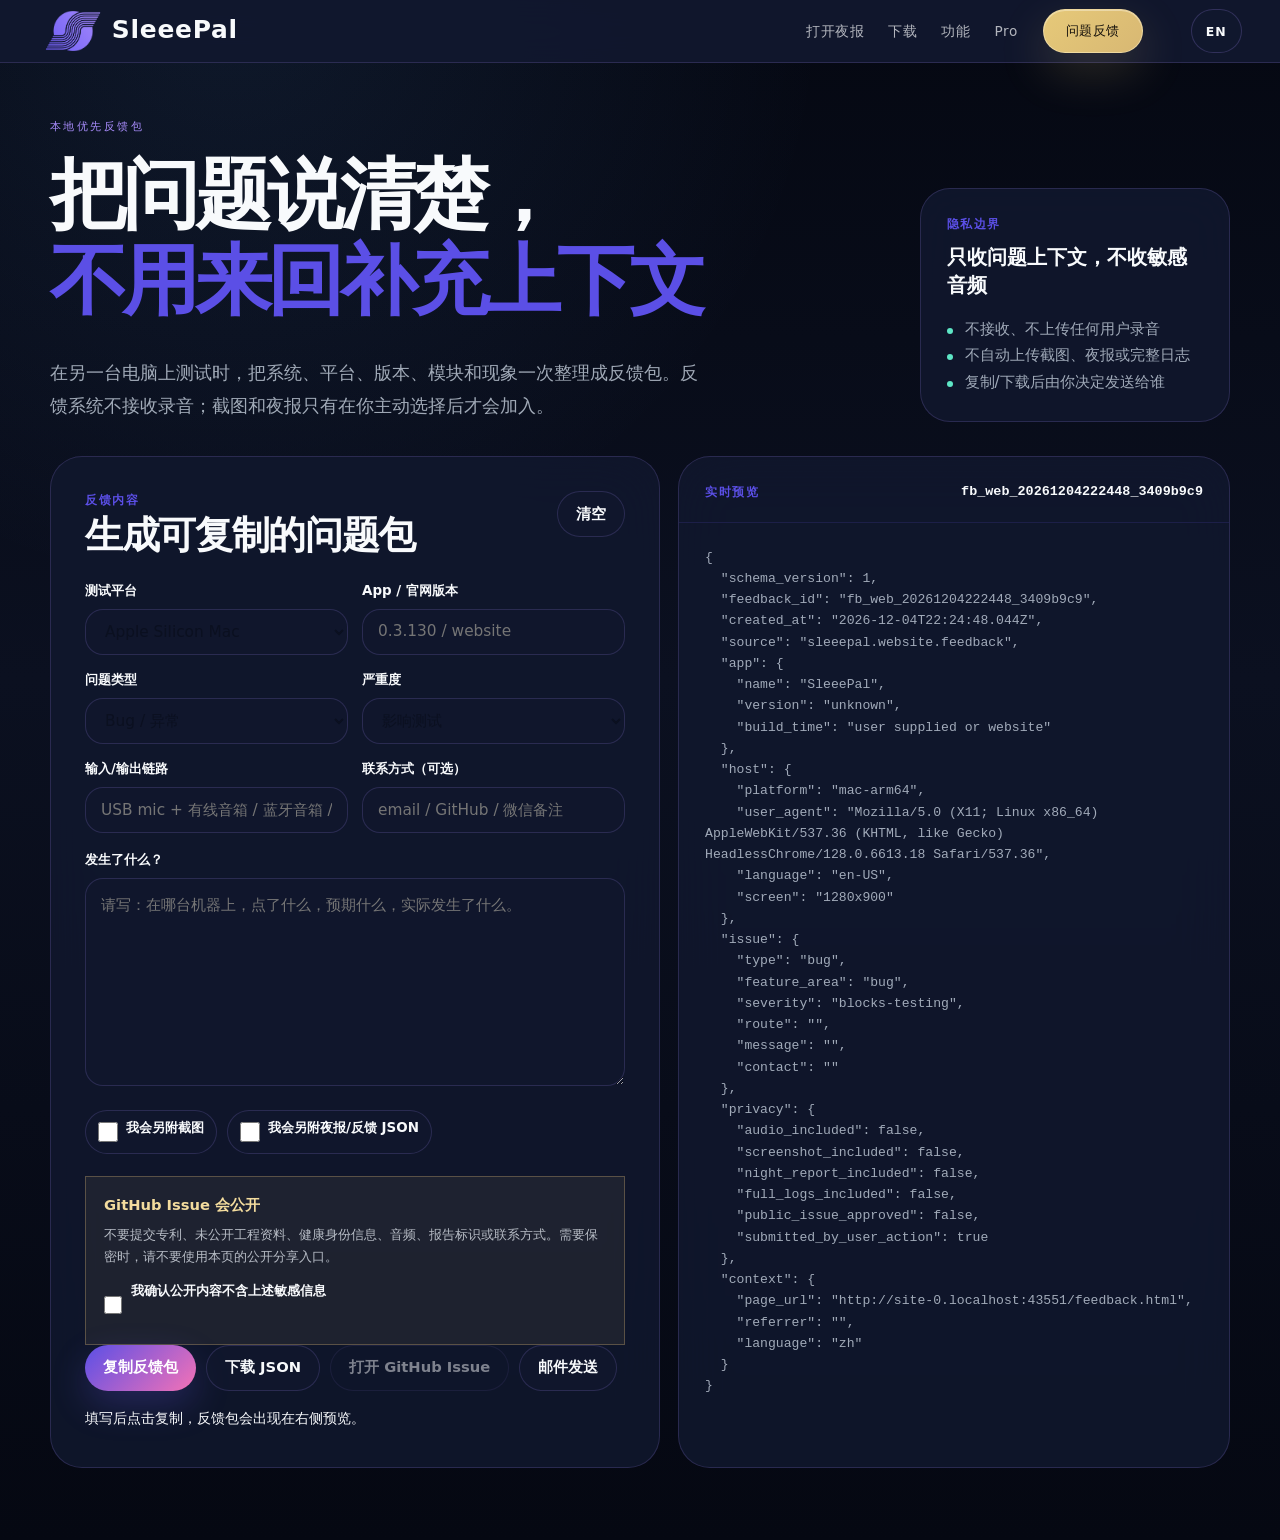
<file: feedback.html>
<!DOCTYPE html>
<html lang="zh-CN">
<head>
  <meta charset="UTF-8" />
  <meta name="viewport" content="width=device-width, initial-scale=1.0" />
  <title>SleeePal 问题反馈 — 本地优先反馈包</title>
  <meta name="description" content="提交不含录音的 SleeePal 问题反馈包，整理系统、平台、版本、模块和问题描述。" />
  <meta name="referrer" content="strict-origin-when-cross-origin" />
  <meta http-equiv="Content-Security-Policy" content="default-src 'self'; img-src 'self' data:; style-src 'self' 'unsafe-inline'; script-src 'self'; object-src 'none'; base-uri 'self'; form-action 'self'; frame-src 'none'; upgrade-insecure-requests" />
  <link rel="icon" href="./favicon.ico?v=20260426b" sizes="any" />
  <link rel="icon" type="image/svg+xml" href="./assets/app-icon.svg?v=20260426b" />
  <link rel="stylesheet" href="./styles.css?v=20260722" />
  <script src="./feedback.js?v=20260722" defer></script>
</head>
<body class="feedback-page">
  <nav class="nav feedback-nav" id="top">
    <div class="nav-inner">
      <a class="nav-brand" href="./index.html">
        <img class="nav-logo" src="./assets/logo-light.svg" alt="SleeePal" />
      </a>
      <div class="nav-links" id="feedback-navigation" role="navigation" aria-label="反馈页导航">
        <a href="sleeepal://report" data-app-link="feedback-report" data-fb-i18n="nav.report">打开夜报</a>
        <a href="./desktop.html" data-fb-i18n="nav.download">下载</a>
        <a href="./index.html#features" data-fb-i18n="nav.features">功能</a>
        <a href="./index.html#pro" data-fb-i18n="nav.pro">Pro</a>
        <a href="./feedback.html" class="nav-cta" data-fb-i18n="nav.feedback">问题反馈</a>
      </div>
      <button class="lang-toggle" type="button" data-feedback-lang-toggle>EN</button>
      <button
        class="mobile-nav-toggle"
        type="button"
        aria-controls="feedback-navigation"
        aria-expanded="false"
        aria-label="打开导航"
        data-feedback-nav-toggle
      >
        <span></span><span></span><span></span>
      </button>
    </div>
  </nav>

  <main class="feedback-shell">
    <section class="feedback-hero">
      <div class="feedback-hero-copy">
        <div class="kicker-lux" data-fb-i18n="hero.kicker">本地优先反馈包</div>
        <h1 data-fb-i18n-html="hero.title">把问题说清楚，<br/><em>不用来回补充上下文</em></h1>
        <p data-fb-i18n="hero.body">
          在另一台电脑上测试时，把系统、平台、版本、模块和现象一次整理成反馈包。反馈系统不接收录音；截图和夜报只有在你主动选择后才会加入。
        </p>
      </div>
      <div class="feedback-privacy-panel">
        <span data-fb-i18n="privacy.label">隐私边界</span>
        <strong data-fb-i18n="privacy.title">只收问题上下文，不收敏感音频</strong>
        <ul>
          <li data-fb-i18n="privacy.item1">不接收、不上传任何用户录音</li>
          <li data-fb-i18n="privacy.item2">不自动上传截图、夜报或完整日志</li>
          <li data-fb-i18n="privacy.item3">复制/下载后由你决定发送给谁</li>
        </ul>
      </div>
    </section>

    <section class="feedback-workbench" aria-label="Feedback form">
      <form class="feedback-form" data-feedback-form>
        <div class="feedback-form-head">
          <div>
            <span data-fb-i18n="form.kicker">反馈内容</span>
            <h2 data-fb-i18n="form.title">生成可复制的问题包</h2>
          </div>
          <button type="button" class="feedback-secondary" data-feedback-reset data-fb-i18n="form.reset">清空</button>
        </div>

        <div class="feedback-grid">
          <label>
            <span data-fb-i18n="field.platform">测试平台</span>
            <select name="platform">
              <option value="mac-arm64">Apple Silicon Mac</option>
              <option value="mac-x64">Intel Mac</option>
              <option value="windows-x64">Windows</option>
              <option value="ios">iPhone / iPad</option>
              <option value="android">Android</option>
              <option value="website">官网</option>
            </select>
          </label>
          <label>
            <span data-fb-i18n="field.version">App / 官网版本</span>
            <input name="version" placeholder="0.3.130 / website" />
          </label>
          <label>
            <span data-fb-i18n="field.type">问题类型</span>
            <select name="issueType">
              <option value="bug" data-fb-i18n="type.bug">Bug / 异常</option>
              <option value="ui" data-fb-i18n="type.ui">UI / 体验不适</option>
              <option value="audio-route" data-fb-i18n="type.route">音频链路 / 设备</option>
              <option value="antiphase" data-fb-i18n="type.antiphase">反相输出效果</option>
              <option value="soundscape" data-fb-i18n="type.soundscape">助眠声景排除</option>
              <option value="report" data-fb-i18n="type.report">夜报 / 回放</option>
              <option value="install" data-fb-i18n="type.install">安装 / 打包</option>
              <option value="suggestion" data-fb-i18n="type.suggestion">建议</option>
            </select>
          </label>
          <label>
            <span data-fb-i18n="field.severity">严重度</span>
            <select name="severity">
              <option value="blocks-testing" data-fb-i18n="severity.blocks">影响测试</option>
              <option value="workaround" data-fb-i18n="severity.workaround">可绕过</option>
              <option value="minor" data-fb-i18n="severity.minor">轻微</option>
              <option value="idea" data-fb-i18n="severity.idea">建议</option>
            </select>
          </label>
          <label>
            <span data-fb-i18n="field.route">输入/输出链路</span>
            <input name="route" placeholder="USB mic + 有线音箱 / 蓝牙音箱 / 手机 mic" />
          </label>
          <label>
            <span data-fb-i18n="field.email">联系方式（可选）</span>
            <input name="contact" placeholder="email / GitHub / 微信备注" />
          </label>
        </div>

        <label class="feedback-message">
          <span data-fb-i18n="field.message">发生了什么？</span>
          <textarea name="message" rows="7" data-fb-i18n-placeholder="field.messagePlaceholder" placeholder="请写：在哪台机器上，点了什么，预期什么，实际发生了什么。"></textarea>
        </label>

        <div class="feedback-checks">
          <label><input type="checkbox" name="hasScreenshot" /> <span data-fb-i18n="check.screenshot">我会另附截图</span></label>
          <label><input type="checkbox" name="hasReport" /> <span data-fb-i18n="check.report">我会另附夜报/反馈 JSON</span></label>
        </div>

        <div class="feedback-public-warning" role="note">
          <strong data-fb-i18n="public.title">GitHub Issue 会公开</strong>
          <p data-fb-i18n="public.body">不要提交专利、未公开工程资料、健康身份信息、音频、报告标识或联系方式。需要保密时，请不要使用本页的公开分享入口。</p>
          <label>
            <input type="checkbox" name="publicShareApproved" />
            <span data-fb-i18n="public.confirm">我确认公开内容不含上述敏感信息</span>
          </label>
        </div>

        <div class="feedback-actions">
          <button type="button" class="feedback-primary" data-feedback-copy data-fb-i18n="action.copy">复制反馈包</button>
          <button type="button" class="feedback-secondary" data-feedback-download data-fb-i18n="action.download">下载 JSON</button>
          <button type="button" class="feedback-secondary" data-feedback-github data-fb-i18n="action.github" disabled>打开 GitHub Issue</button>
          <button type="button" class="feedback-secondary" data-feedback-mail data-fb-i18n="action.mail">邮件发送</button>
        </div>

        <p class="feedback-status" data-feedback-status data-fb-i18n="status.ready">填写后点击复制，反馈包会出现在右侧预览。</p>
      </form>

      <aside class="feedback-preview" aria-label="Feedback package preview">
        <div class="feedback-preview-head">
          <span data-fb-i18n="preview.kicker">实时预览</span>
          <strong data-feedback-id>fb_pending</strong>
        </div>
        <pre data-feedback-preview>{}</pre>
      </aside>
    </section>
  </main>
</body>
</html>
</file>
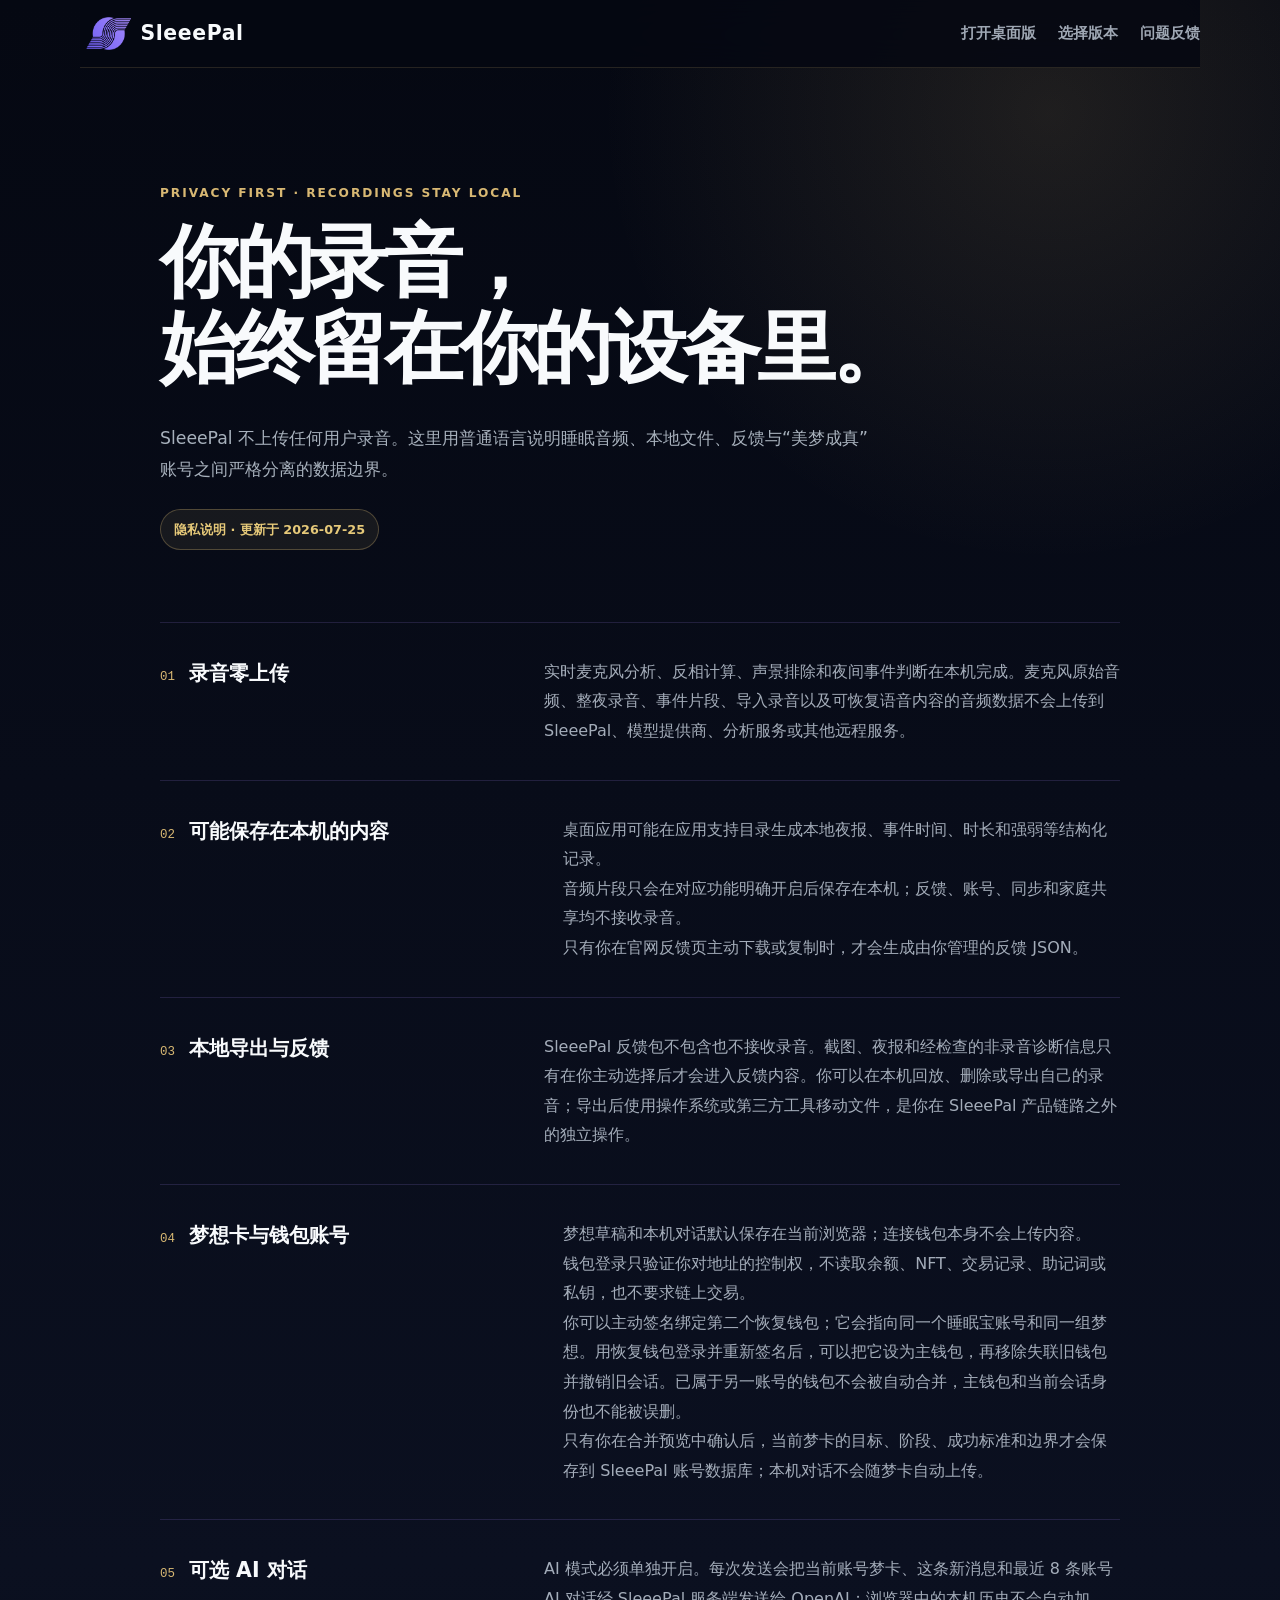
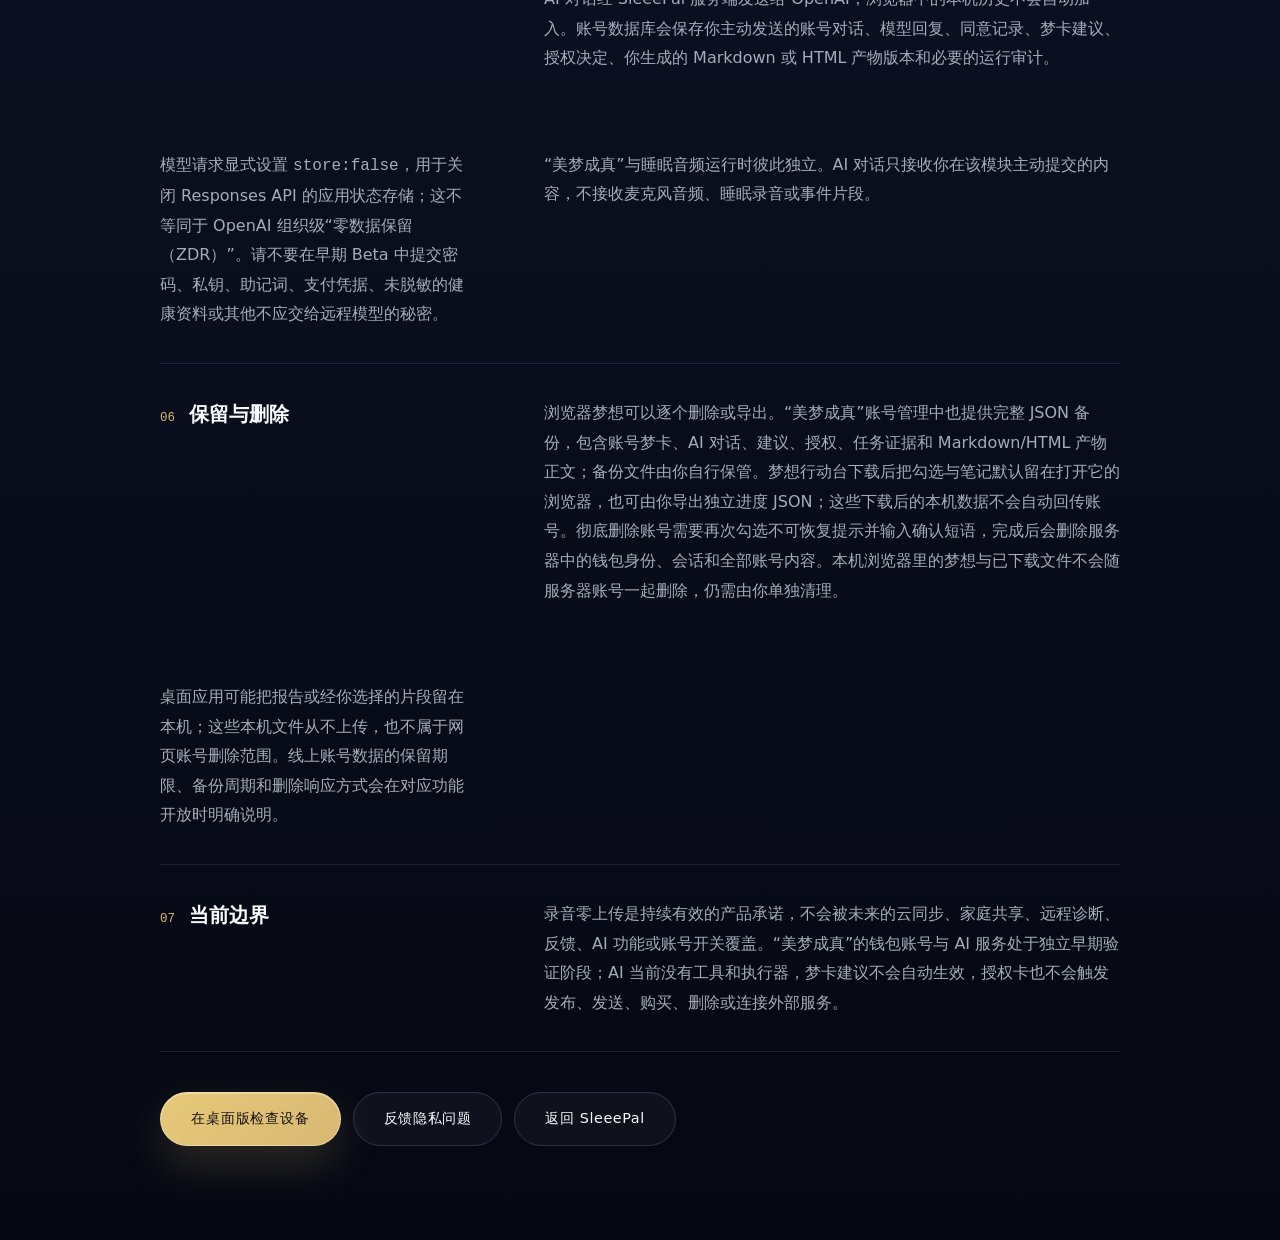
<file: privacy.html>
<!DOCTYPE html>
<html lang="zh-CN">
<head>
  <meta charset="UTF-8" />
  <meta name="viewport" content="width=device-width, initial-scale=1.0" />
  <title>SleeePal — Beta 隐私说明</title>
  <meta name="description" content="SleeePal 的录音零上传承诺、本地音频、梦想卡、钱包账号、可选 AI 对话、导出和删除边界。" />
  <meta name="referrer" content="strict-origin-when-cross-origin" />
  <meta http-equiv="Content-Security-Policy" content="default-src 'self'; img-src 'self' data:; style-src 'self' 'unsafe-inline'; object-src 'none'; base-uri 'self'; form-action 'self'; frame-src 'none'; upgrade-insecure-requests" />
  <link rel="icon" type="image/svg+xml" href="./assets/app-icon.svg" />
  <link rel="stylesheet" href="./styles.css?v=20260722" />
</head>
<body class="policy-page">
  <nav class="policy-nav" aria-label="页面导航">
    <a href="./index.html" class="policy-brand"><img src="./assets/logo-light.svg" alt="SleeePal" /></a>
    <div class="policy-nav-links">
      <a href="sleeepal://devices" data-app-link="privacy-nav">打开桌面版</a>
      <a href="./desktop.html">选择版本</a>
      <a href="./feedback.html">问题反馈</a>
    </div>
  </nav>

  <main class="policy-shell">
    <header class="policy-hero">
      <p class="policy-kicker">PRIVACY FIRST · RECORDINGS STAY LOCAL</p>
      <h1>你的录音，<br />始终留在你的<strong>设备里。</strong></h1>
      <p>SleeePal 不上传任何用户录音。这里用普通语言说明睡眠音频、本地文件、反馈与“美梦成真”账号之间严格分离的数据边界。</p>
      <div class="policy-status">隐私说明 · 更新于 2026-07-25</div>
    </header>

    <section class="policy-section" aria-labelledby="privacy-local">
      <div><span>01</span><h2 id="privacy-local">录音零上传</h2></div>
      <p>实时麦克风分析、反相计算、声景排除和夜间事件判断在本机完成。麦克风原始音频、整夜录音、事件片段、导入录音以及可恢复语音内容的音频数据不会上传到 SleeePal、模型提供商、分析服务或其他远程服务。</p>
    </section>

    <section class="policy-section" aria-labelledby="privacy-files">
      <div><span>02</span><h2 id="privacy-files">可能保存在本机的内容</h2></div>
      <ul>
        <li>桌面应用可能在应用支持目录生成本地夜报、事件时间、时长和强弱等结构化记录。</li>
        <li>音频片段只会在对应功能明确开启后保存在本机；反馈、账号、同步和家庭共享均不接收录音。</li>
        <li>只有你在官网反馈页主动下载或复制时，才会生成由你管理的反馈 JSON。</li>
      </ul>
    </section>

    <section class="policy-section" aria-labelledby="privacy-control">
      <div><span>03</span><h2 id="privacy-control">本地导出与反馈</h2></div>
      <p>SleeePal 反馈包不包含也不接收录音。截图、夜报和经检查的非录音诊断信息只有在你主动选择后才会进入反馈内容。你可以在本机回放、删除或导出自己的录音；导出后使用操作系统或第三方工具移动文件，是你在 SleeePal 产品链路之外的独立操作。</p>
    </section>

    <section class="policy-section" aria-labelledby="privacy-dreams">
      <div><span>04</span><h2 id="privacy-dreams">梦想卡与钱包账号</h2></div>
      <ul>
        <li>梦想草稿和本机对话默认保存在当前浏览器；连接钱包本身不会上传内容。</li>
        <li>钱包登录只验证你对地址的控制权，不读取余额、NFT、交易记录、助记词或私钥，也不要求链上交易。</li>
        <li>你可以主动签名绑定第二个恢复钱包；它会指向同一个睡眠宝账号和同一组梦想。用恢复钱包登录并重新签名后，可以把它设为主钱包，再移除失联旧钱包并撤销旧会话。已属于另一账号的钱包不会被自动合并，主钱包和当前会话身份也不能被误删。</li>
        <li>只有你在合并预览中确认后，当前梦卡的目标、阶段、成功标准和边界才会保存到 SleeePal 账号数据库；本机对话不会随梦卡自动上传。</li>
      </ul>
    </section>

    <section class="policy-section" aria-labelledby="privacy-ai">
      <div><span>05</span><h2 id="privacy-ai">可选 AI 对话</h2></div>
      <p>AI 模式必须单独开启。每次发送会把当前账号梦卡、这条新消息和最近 8 条账号 AI 对话经 SleeePal 服务端发送给 OpenAI；浏览器中的本机历史不会自动加入。账号数据库会保存你主动发送的账号对话、模型回复、同意记录、梦卡建议、授权决定、你生成的 Markdown 或 HTML 产物版本和必要的运行审计。</p>
      <p>模型请求显式设置 <code>store:false</code>，用于关闭 Responses API 的应用状态存储；这不等同于 OpenAI 组织级“零数据保留（ZDR）”。请不要在早期 Beta 中提交密码、私钥、助记词、支付凭据、未脱敏的健康资料或其他不应交给远程模型的秘密。</p>
      <p>“美梦成真”与睡眠音频运行时彼此独立。AI 对话只接收你在该模块主动提交的内容，不接收麦克风音频、睡眠录音或事件片段。</p>
    </section>

    <section class="policy-section" aria-labelledby="privacy-delete">
      <div><span>06</span><h2 id="privacy-delete">保留与删除</h2></div>
      <p>浏览器梦想可以逐个删除或导出。“美梦成真”账号管理中也提供完整 JSON 备份，包含账号梦卡、AI 对话、建议、授权、任务证据和 Markdown/HTML 产物正文；备份文件由你自行保管。梦想行动台下载后把勾选与笔记默认留在打开它的浏览器，也可由你导出独立进度 JSON；这些下载后的本机数据不会自动回传账号。彻底删除账号需要再次勾选不可恢复提示并输入确认短语，完成后会删除服务器中的钱包身份、会话和全部账号内容。本机浏览器里的梦想与已下载文件不会随服务器账号一起删除，仍需由你单独清理。</p>
      <p>桌面应用可能把报告或经你选择的片段留在本机；这些本机文件从不上传，也不属于网页账号删除范围。线上账号数据的保留期限、备份周期和删除响应方式会在对应功能开放时明确说明。</p>
    </section>

    <section class="policy-section" aria-labelledby="privacy-boundary">
      <div><span>07</span><h2 id="privacy-boundary">当前边界</h2></div>
      <p>录音零上传是持续有效的产品承诺，不会被未来的云同步、家庭共享、远程诊断、反馈、AI 功能或账号开关覆盖。“美梦成真”的钱包账号与 AI 服务处于独立早期验证阶段；AI 当前没有工具和执行器，梦卡建议不会自动生效，授权卡也不会触发发布、发送、购买、删除或连接外部服务。</p>
    </section>

    <div class="policy-cta">
      <a class="btn-lux-primary" href="sleeepal://devices" data-app-link="privacy-devices">在桌面版检查设备</a>
      <a class="btn-lux-ghost" href="./feedback.html">反馈隐私问题</a>
      <a class="btn-lux-ghost" href="./index.html">返回 SleeePal</a>
    </div>
  </main>
</body>
</html>
</file>
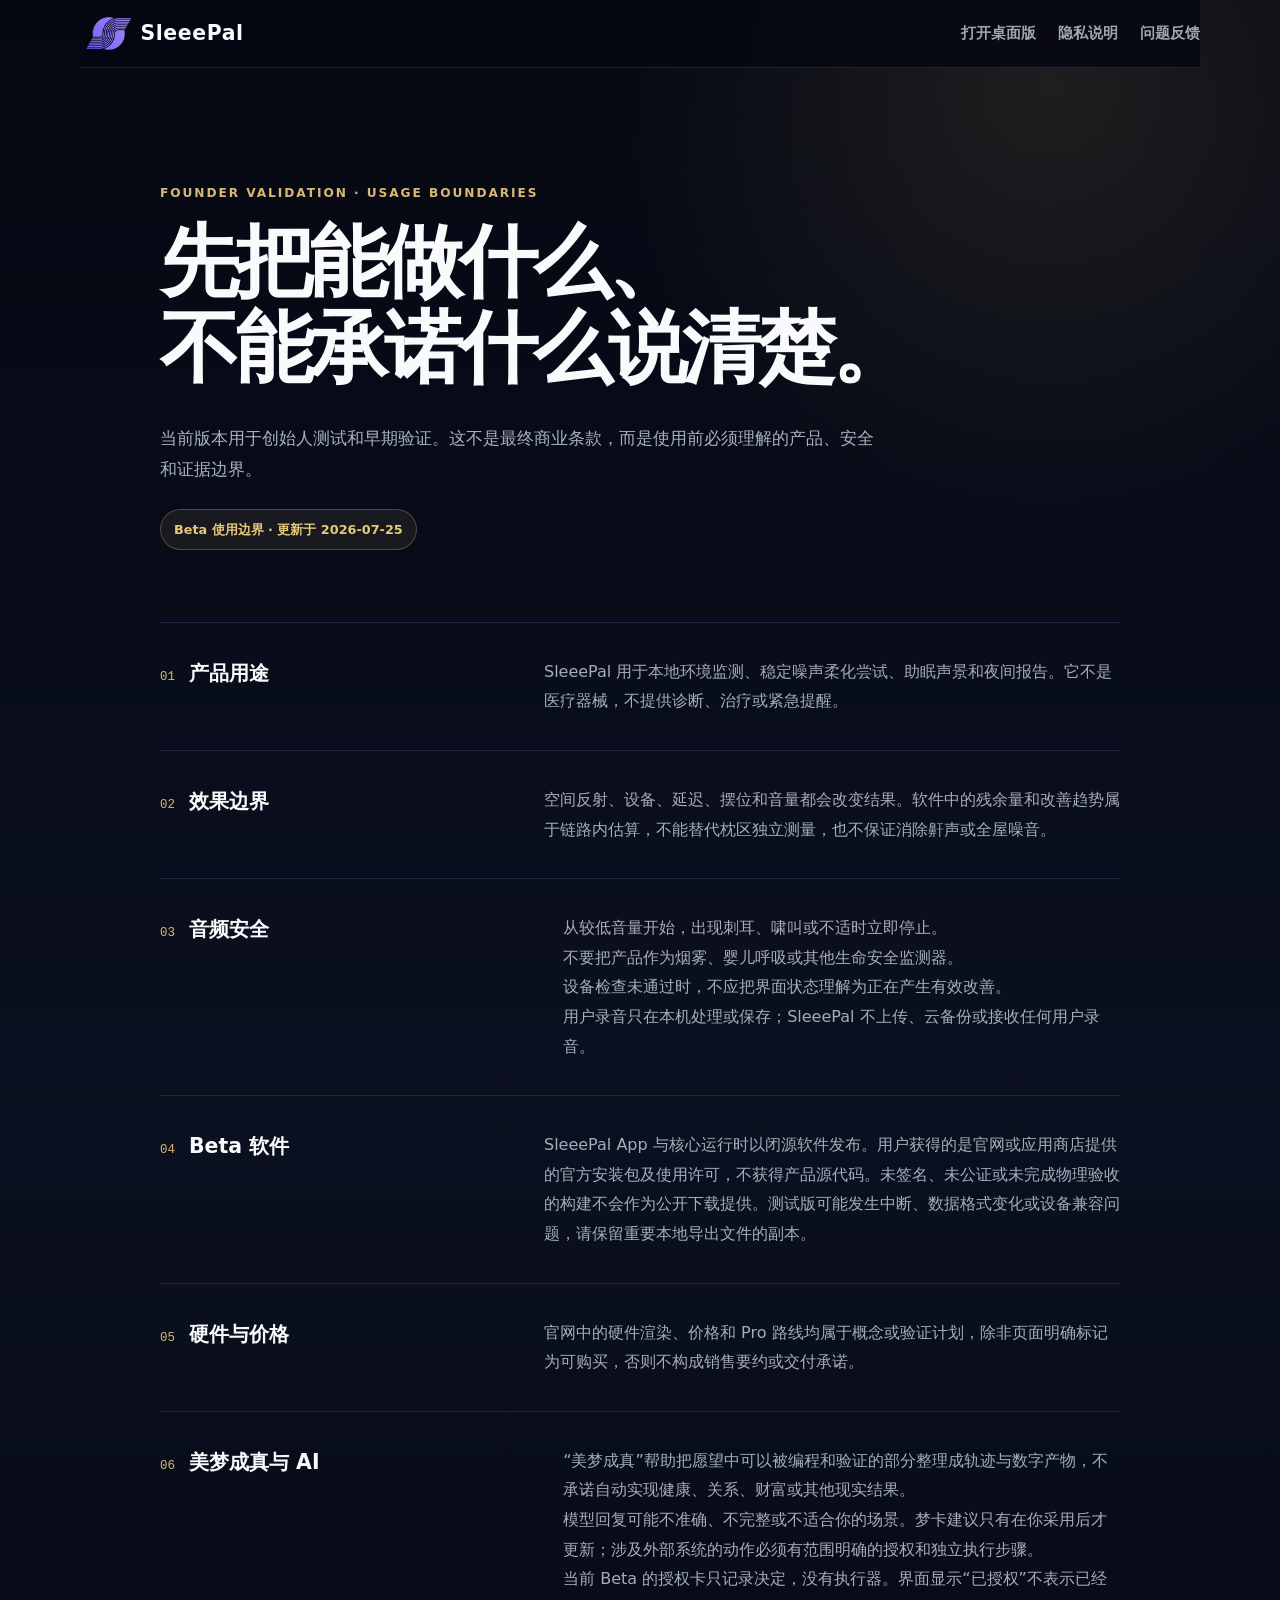
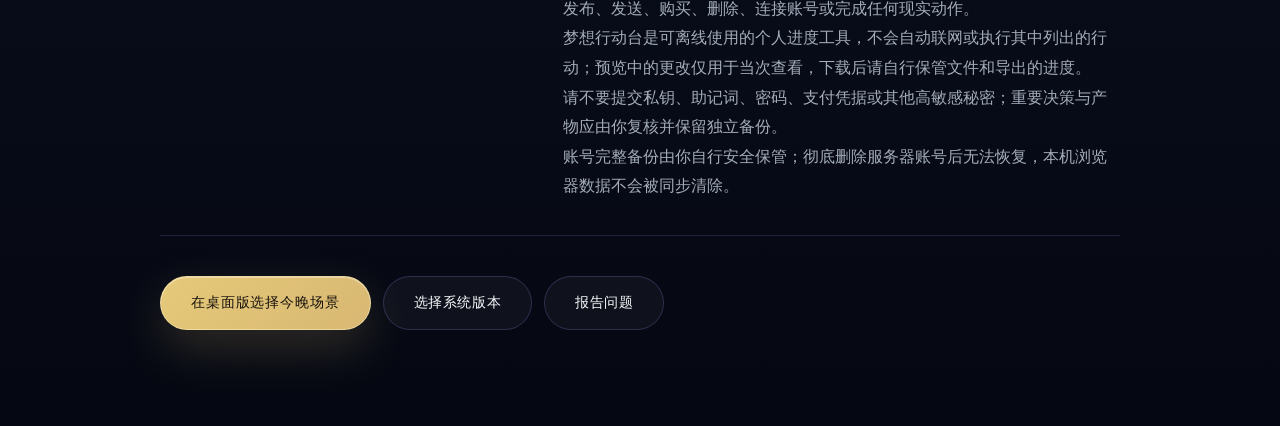
<file: terms.html>
<!DOCTYPE html>
<html lang="zh-CN">
<head>
  <meta charset="UTF-8" />
  <meta name="viewport" content="width=device-width, initial-scale=1.0" />
  <title>SleeePal — Beta 使用边界</title>
  <meta name="description" content="SleeePal Beta 版本的能力、安全与验证边界。" />
  <meta name="referrer" content="strict-origin-when-cross-origin" />
  <meta http-equiv="Content-Security-Policy" content="default-src 'self'; img-src 'self' data:; style-src 'self' 'unsafe-inline'; object-src 'none'; base-uri 'self'; form-action 'self'; frame-src 'none'; upgrade-insecure-requests" />
  <link rel="icon" type="image/svg+xml" href="./assets/app-icon.svg" />
  <link rel="stylesheet" href="./styles.css?v=20260722" />
</head>
<body class="policy-page">
  <nav class="policy-nav" aria-label="页面导航">
    <a href="./index.html" class="policy-brand"><img src="./assets/logo-light.svg" alt="SleeePal" /></a>
    <div class="policy-nav-links">
      <a href="sleeepal://tonight" data-app-link="terms-nav">打开桌面版</a>
      <a href="./privacy.html">隐私说明</a>
      <a href="./feedback.html">问题反馈</a>
    </div>
  </nav>

  <main class="policy-shell">
    <header class="policy-hero">
      <p class="policy-kicker">FOUNDER VALIDATION · USAGE BOUNDARIES</p>
      <h1>先把能做什么、<br />不能承诺什么<strong>说清楚。</strong></h1>
      <p>当前版本用于创始人测试和早期验证。这不是最终商业条款，而是使用前必须理解的产品、安全和证据边界。</p>
      <div class="policy-status">Beta 使用边界 · 更新于 2026-07-25</div>
    </header>

    <section class="policy-section" aria-labelledby="terms-purpose">
      <div><span>01</span><h2 id="terms-purpose">产品用途</h2></div>
      <p>SleeePal 用于本地环境监测、稳定噪声柔化尝试、助眠声景和夜间报告。它不是医疗器械，不提供诊断、治疗或紧急提醒。</p>
    </section>

    <section class="policy-section" aria-labelledby="terms-effect">
      <div><span>02</span><h2 id="terms-effect">效果边界</h2></div>
      <p>空间反射、设备、延迟、摆位和音量都会改变结果。软件中的残余量和改善趋势属于链路内估算，不能替代枕区独立测量，也不保证消除鼾声或全屋噪音。</p>
    </section>

    <section class="policy-section" aria-labelledby="terms-safety">
      <div><span>03</span><h2 id="terms-safety">音频安全</h2></div>
      <ul>
        <li>从较低音量开始，出现刺耳、啸叫或不适时立即停止。</li>
        <li>不要把产品作为烟雾、婴儿呼吸或其他生命安全监测器。</li>
        <li>设备检查未通过时，不应把界面状态理解为正在产生有效改善。</li>
        <li>用户录音只在本机处理或保存；SleeePal 不上传、云备份或接收任何用户录音。</li>
      </ul>
    </section>

    <section class="policy-section" aria-labelledby="terms-build">
      <div><span>04</span><h2 id="terms-build">Beta 软件</h2></div>
      <p>SleeePal App 与核心运行时以闭源软件发布。用户获得的是官网或应用商店提供的官方安装包及使用许可，不获得产品源代码。未签名、未公证或未完成物理验收的构建不会作为公开下载提供。测试版可能发生中断、数据格式变化或设备兼容问题，请保留重要本地导出文件的副本。</p>
    </section>

    <section class="policy-section" aria-labelledby="terms-concept">
      <div><span>05</span><h2 id="terms-concept">硬件与价格</h2></div>
      <p>官网中的硬件渲染、价格和 Pro 路线均属于概念或验证计划，除非页面明确标记为可购买，否则不构成销售要约或交付承诺。</p>
    </section>

    <section class="policy-section" aria-labelledby="terms-dreams">
      <div><span>06</span><h2 id="terms-dreams">美梦成真与 AI</h2></div>
      <ul>
        <li>“美梦成真”帮助把愿望中可以被编程和验证的部分整理成轨迹与数字产物，不承诺自动实现健康、关系、财富或其他现实结果。</li>
        <li>模型回复可能不准确、不完整或不适合你的场景。梦卡建议只有在你采用后才更新；涉及外部系统的动作必须有范围明确的授权和独立执行步骤。</li>
        <li>当前 Beta 的授权卡只记录决定，没有执行器。界面显示“已授权”不表示已经发布、发送、购买、删除、连接账号或完成任何现实动作。</li>
        <li>梦想行动台是可离线使用的个人进度工具，不会自动联网或执行其中列出的行动；预览中的更改仅用于当次查看，下载后请自行保管文件和导出的进度。</li>
        <li>请不要提交私钥、助记词、密码、支付凭据或其他高敏感秘密；重要决策与产物应由你复核并保留独立备份。</li>
        <li>账号完整备份由你自行安全保管；彻底删除服务器账号后无法恢复，本机浏览器数据不会被同步清除。</li>
      </ul>
    </section>

    <div class="policy-cta">
      <a class="btn-lux-primary" href="sleeepal://tonight" data-app-link="terms-tonight">在桌面版选择今晚场景</a>
      <a class="btn-lux-ghost" href="./desktop.html">选择系统版本</a>
      <a class="btn-lux-ghost" href="./feedback.html">报告问题</a>
    </div>
  </main>
</body>
</html>
</file>
<file: dream-lab.css>
:root {
  color-scheme: dark;
  --dream-scroll: 0;
  --dream-ink: #070a12;
  --dream-ink-soft: #0a0e18;
  --dream-surface: #0f1421;
  --dream-surface-raised: #171b28;
  --dream-cream: #f6eee4;
  --dream-muted: #bbb5af;
  --dream-muted-soft: rgba(187, 181, 175, 0.7);
  --dream-line: rgba(246, 238, 228, 0.16);
  --dream-line-strong: rgba(246, 238, 228, 0.34);
  --dream-gold: #d5a66d;
  --dream-gold-soft: #e8c89e;
  --dream-lavender: #c3b6dd;
  --dream-green: #a8c2ae;
  --dream-danger: #d28f8f;
  --dream-width: 1180px;
  --dream-serif: Iowan Old Style, Baskerville, Times New Roman, Songti SC, STSong, serif;
  --dream-sans: -apple-system, BlinkMacSystemFont, SF Pro Display, SF Pro Text, PingFang SC, Hiragino Sans GB, Microsoft YaHei, sans-serif;
}

* {
  box-sizing: border-box;
}

html {
  scroll-behavior: auto;
  scroll-padding-top: 92px;
}

body {
  margin: 0;
  min-width: 320px;
  overflow-x: hidden;
  background:
    radial-gradient(circle at 88% 52%, rgba(213, 166, 109, 0.06), transparent 30%),
    var(--dream-ink);
  color: var(--dream-cream);
  font-family: var(--dream-sans);
  -webkit-font-smoothing: antialiased;
}

button,
input,
select,
textarea {
  font: inherit;
}

button,
a {
  -webkit-tap-highlight-color: transparent;
}

button {
  color: inherit;
}

a {
  color: inherit;
}

img {
  display: block;
  max-width: 100%;
}

[hidden] {
  display: none !important;
}

.dream-skip-link {
  position: fixed;
  z-index: 100;
  top: 10px;
  left: 10px;
  padding: 10px 14px;
  transform: translateY(-180%);
  border: 1px solid var(--dream-cream);
  background: var(--dream-ink);
  color: var(--dream-cream);
  text-decoration: none;
}

.dream-skip-link:focus {
  transform: translateY(0);
}

.dream-header {
  position: fixed;
  z-index: 30;
  inset: 0 0 auto;
  border-bottom: 1px solid transparent;
  transition: background 180ms ease, border-color 180ms ease;
}

.dream-header.is-scrolled {
  border-color: var(--dream-line);
  background: rgba(7, 10, 18, 0.92);
  backdrop-filter: blur(20px);
}

.dream-header-inner {
  width: min(var(--dream-width), calc(100% - 48px));
  min-height: 76px;
  margin: 0 auto;
  display: grid;
  grid-template-columns: minmax(210px, 1fr) auto minmax(210px, 1fr);
  align-items: center;
  gap: 28px;
}

.dream-brand {
  display: inline-flex;
  align-items: center;
  gap: 14px;
  width: max-content;
  text-decoration: none;
}

.dream-brand img,
.dream-footer img {
  width: 112px;
  height: auto;
}

.dream-brand span {
  color: var(--dream-muted);
  font-size: 0.65rem;
  font-weight: 750;
  letter-spacing: 0.18em;
}

.dream-header-nav {
  display: flex;
  align-items: center;
  gap: 28px;
}

.dream-header-nav a,
.dream-header-action {
  font-size: 0.8rem;
  font-weight: 680;
  letter-spacing: 0.04em;
  text-decoration: none;
}

.dream-header-nav a {
  min-width: 44px;
  min-height: 44px;
  display: inline-flex;
  align-items: center;
  justify-content: center;
  color: var(--dream-muted);
}

.dream-header-nav a:hover,
.dream-header-nav a:focus-visible {
  color: var(--dream-cream);
}

.dream-header-action {
  justify-self: end;
  min-height: 44px;
  display: inline-flex;
  align-items: center;
  padding: 0 15px;
  border: 1px solid rgba(246, 238, 228, 0.42);
}

.dream-header-action:hover,
.dream-header-action:focus-visible {
  border-color: var(--dream-gold);
  color: var(--dream-gold-soft);
}

.dream-hero {
  position: relative;
  min-height: max(720px, 100svh);
  display: flex;
  align-items: flex-end;
  overflow: hidden;
  border-bottom: 1px solid var(--dream-line);
  isolation: isolate;
}

.dream-hero-image,
.dream-hero-shade,
.dream-hero-dawn {
  position: absolute;
  inset: 0;
  width: 100%;
  height: 100%;
}

.dream-hero-image {
  z-index: -3;
  object-fit: cover;
  object-position: 58% center;
  filter: saturate(0.72) brightness(0.68);
  transform: scale(1.035);
  transition: transform 1.6s cubic-bezier(0.2, 0.7, 0.2, 1), filter 1.2s ease;
}

.dream-page.is-ready .dream-hero-image {
  transform: scale(1);
}

.dream-hero-shade {
  z-index: -2;
  background:
    linear-gradient(90deg, rgba(4, 6, 11, 0.93) 0%, rgba(5, 8, 14, 0.77) 42%, rgba(5, 8, 14, 0.16) 78%),
    linear-gradient(180deg, rgba(5, 7, 12, 0.32) 0%, rgba(5, 7, 12, 0.2) 52%, rgba(5, 7, 12, 0.86) 100%);
}

.dream-hero-dawn {
  z-index: -1;
  opacity: calc(var(--dream-scroll) * 0.7);
  background: radial-gradient(circle at 73% 62%, rgba(236, 186, 119, 0.45), transparent 32%);
  mix-blend-mode: screen;
  transition: opacity 120ms linear;
}

.dream-hero-content {
  position: relative;
  z-index: 2;
  width: min(var(--dream-width), calc(100% - 48px));
  margin: 0 auto;
  padding: 150px 0 84px;
}

.dream-eyebrow {
  margin: 0 0 18px;
  color: var(--dream-gold);
  font-size: 0.7rem;
  font-weight: 760;
  letter-spacing: 0.2em;
  text-transform: uppercase;
}

.dream-hero h1,
.dream-foundation h2,
.dream-section-intro h2,
.dream-trajectory h2,
.dream-case-copy h2,
.dream-final h2 {
  max-width: 100%;
  margin: 0;
  padding: 0.03em 0.18em 0.16em 0.01em;
  overflow: visible;
  color: var(--dream-cream);
  font-family: var(--dream-serif);
  font-weight: 500;
  letter-spacing: -0.045em;
  line-height: 1.08;
  text-wrap: balance;
  word-break: normal;
  overflow-wrap: break-word;
}

.dream-hero h1 {
  max-width: 980px;
  font-size: clamp(3.35rem, 6vw, 5.7rem);
}

.dream-hero h1 > span {
  display: block;
}

.dream-accent {
  color: var(--dream-lavender);
}

.dream-hero-lead {
  max-width: 730px;
  margin: 24px 0 0;
  color: rgba(246, 238, 228, 0.82);
  font-size: clamp(1rem, 1.45vw, 1.18rem);
  line-height: 1.82;
}

.dream-actions {
  display: flex;
  flex-wrap: wrap;
  gap: 12px;
  margin-top: 30px;
}

.dream-action-primary,
.dream-action-secondary {
  min-height: 49px;
  display: inline-flex;
  align-items: center;
  justify-content: center;
  padding: 0 20px;
  border: 1px solid transparent;
  font-size: 0.88rem;
  font-weight: 720;
  text-decoration: none;
  transition: background 160ms ease, border-color 160ms ease, color 160ms ease, transform 160ms ease;
}

.dream-action-primary {
  background: var(--dream-cream);
  color: var(--dream-ink);
}

.dream-action-primary:hover,
.dream-action-primary:focus-visible {
  background: var(--dream-gold-soft);
  transform: translateY(-2px);
}

.dream-action-secondary {
  border-color: rgba(246, 238, 228, 0.42);
  color: var(--dream-cream);
}

.dream-action-secondary:hover,
.dream-action-secondary:focus-visible {
  border-color: var(--dream-gold);
  color: var(--dream-gold-soft);
  transform: translateY(-2px);
}

.dream-trust-list {
  display: flex;
  flex-wrap: wrap;
  gap: 10px 25px;
  margin: 32px 0 0;
  padding: 0;
  list-style: none;
  color: rgba(246, 238, 228, 0.67);
  font-size: 0.76rem;
  letter-spacing: 0.06em;
}

.dream-trust-list li::before {
  content: "·";
  margin-right: 9px;
  color: var(--dream-gold);
}

.dream-proof-note {
  position: absolute;
  z-index: 2;
  right: max(24px, calc((100vw - var(--dream-width)) / 2));
  bottom: 80px;
  width: 250px;
  padding: 18px 0 0 18px;
  border-top: 1px solid rgba(246, 238, 228, 0.5);
  border-left: 1px solid rgba(246, 238, 228, 0.5);
}

.dream-proof-note span {
  display: block;
  color: var(--dream-gold);
  font-size: 0.62rem;
  font-weight: 760;
  letter-spacing: 0.2em;
}

.dream-proof-note strong {
  display: block;
  margin-top: 8px;
  font-family: var(--dream-serif);
  font-size: 2rem;
  font-weight: 500;
}

.dream-proof-note p {
  margin: 8px 0 0;
  color: rgba(246, 238, 228, 0.7);
  font-size: 0.8rem;
  line-height: 1.62;
}

.dream-scroll-cue {
  position: absolute;
  z-index: 3;
  right: 28px;
  bottom: 24px;
  display: inline-flex;
  align-items: center;
  gap: 12px;
  color: rgba(246, 238, 228, 0.58);
  font-size: 0.66rem;
  letter-spacing: 0.14em;
  text-decoration: none;
  text-transform: uppercase;
}

.dream-scroll-cue i {
  width: 42px;
  height: 1px;
  display: block;
  position: relative;
  overflow: hidden;
  background: rgba(246, 238, 228, 0.22);
}

.dream-scroll-cue i::after {
  content: "";
  position: absolute;
  inset: 0;
  background: var(--dream-gold);
  animation: dream-cue 1.9s ease-in-out infinite;
}

.dream-foundation,
.dream-intake,
.dream-trajectory,
.dream-forge,
.dream-replay,
.dream-boundary,
.dream-final,
.dream-footer {
  width: min(var(--dream-width), calc(100% - 48px));
  margin-inline: auto;
}

.dream-foundation {
  padding: clamp(96px, 12vw, 170px) 0;
  border-bottom: 1px solid var(--dream-line);
}

.dream-foundation-copy {
  display: grid;
  grid-template-columns: minmax(0, 1.2fr) minmax(320px, 0.8fr);
  gap: 54px;
  align-items: end;
}

.dream-foundation h2 {
  font-size: clamp(2.9rem, 6.1vw, 6.3rem);
}

.dream-foundation-copy > p {
  margin: 0 0 0.6em;
  color: var(--dream-muted);
  font-size: clamp(1.05rem, 1.8vw, 1.42rem);
  line-height: 1.72;
}

.dream-foundation-equation {
  display: flex;
  align-items: baseline;
  gap: 15px;
  margin-top: clamp(58px, 8vw, 100px);
  padding: 24px 0;
  border-block: 1px solid var(--dream-line);
  color: var(--dream-muted);
  font-family: var(--dream-serif);
  font-size: clamp(1.3rem, 2.7vw, 2.65rem);
}

.dream-foundation-basics {
  display: flex;
  align-items: baseline;
  gap: 15px;
}

.dream-foundation-equation i {
  color: rgba(246, 238, 228, 0.3);
  font-style: normal;
}

.dream-foundation-equation strong {
  color: var(--dream-gold-soft);
  font-weight: 500;
}

.dream-intake,
.dream-forge,
.dream-replay,
.dream-boundary {
  padding: clamp(92px, 10vw, 148px) 0;
}

.dream-section-intro {
  display: grid;
  grid-template-columns: minmax(0, 1.35fr) minmax(280px, 0.65fr);
  gap: 48px;
  align-items: end;
  margin-bottom: 62px;
}

.dream-section-intro .dream-eyebrow {
  grid-column: 1 / -1;
  margin-bottom: -22px;
}

.dream-section-intro h2,
.dream-trajectory h2,
.dream-case-copy h2,
.dream-final h2 {
  font-size: clamp(2.55rem, 4.8vw, 5rem);
}

.dream-section-intro > p:last-child,
.dream-trajectory-copy > p:last-child {
  margin: 0 0 0.4em;
  color: var(--dream-muted);
  line-height: 1.8;
}

.dream-workspace {
  max-width: 840px;
  margin: 0 auto;
  display: grid;
  grid-template-columns: minmax(0, 1fr);
  gap: 18px;
  align-items: start;
  transition: max-width 240ms ease;
}

.dream-workspace.is-card-visible {
  max-width: none;
  grid-template-columns: minmax(0, 0.92fr) minmax(0, 1.08fr);
}

.dream-form,
.dream-card {
  border: 1px solid var(--dream-line);
  background: rgba(15, 20, 33, 0.88);
}

.dream-form {
  padding: clamp(26px, 4vw, 48px);
}

.dream-form-heading,
.dream-card-heading {
  display: flex;
  align-items: flex-start;
  justify-content: space-between;
  gap: 18px;
  margin-bottom: 34px;
}

.dream-form-heading span,
.dream-card-heading > div > span {
  color: var(--dream-gold);
  font-size: 0.64rem;
  font-weight: 760;
  letter-spacing: 0.18em;
}

.dream-form-heading strong {
  max-width: 310px;
  font-family: var(--dream-serif);
  font-size: 1.42rem;
  font-weight: 500;
  line-height: 1.35;
  text-align: right;
}

.dream-field {
  display: grid;
  gap: 10px;
}

.dream-field > span:first-child {
  color: rgba(246, 238, 228, 0.86);
  font-size: 0.78rem;
  font-weight: 700;
  letter-spacing: 0.04em;
}

.dream-field textarea,
.dream-field input,
.dream-field select {
  width: 100%;
  border: 1px solid var(--dream-line-strong);
  border-radius: 0;
  outline: none;
  background: rgba(7, 10, 18, 0.72);
  color: var(--dream-cream);
  transition: border-color 150ms ease, background 150ms ease;
}

.dream-field textarea {
  min-height: 176px;
  padding: 17px 18px;
  resize: vertical;
  line-height: 1.72;
}

.dream-field input,
.dream-field select {
  min-height: 50px;
  padding: 0 14px;
}

.dream-field textarea::placeholder,
.dream-field input::placeholder {
  color: rgba(187, 181, 175, 0.46);
}

.dream-field textarea:focus,
.dream-field input:focus,
.dream-field select:focus {
  border-color: var(--dream-gold);
  background: rgba(7, 10, 18, 0.94);
}

.dream-field-meta {
  display: flex;
  justify-content: space-between;
  gap: 20px;
  color: var(--dream-muted-soft);
}

.dream-field-meta small {
  font-size: 0.75rem;
  line-height: 1.5;
}

.dream-examples {
  display: flex;
  flex-wrap: wrap;
  gap: 8px;
  margin-top: 22px;
}

.dream-examples > span {
  width: 100%;
  margin-bottom: 2px;
  color: var(--dream-muted-soft);
  font-size: 0.75rem;
}

.dream-examples button,
.dream-card-actions button {
  min-height: 44px;
  padding: 0 12px;
  border: 1px solid var(--dream-line);
  background: transparent;
  color: var(--dream-muted);
  cursor: pointer;
  font-size: 0.72rem;
  transition: border-color 150ms ease, color 150ms ease, background 150ms ease;
}

.dream-examples button:hover,
.dream-examples button:focus-visible,
.dream-examples button[aria-pressed="true"],
.dream-card-actions button:hover,
.dream-card-actions button:focus-visible {
  border-color: var(--dream-gold);
  color: var(--dream-cream);
}

.dream-examples button[aria-pressed="true"] {
  background: rgba(236, 186, 119, 0.12);
}

.dream-field-row {
  display: grid;
  grid-template-columns: minmax(0, 0.72fr) minmax(0, 1.28fr);
  gap: 14px;
  margin-top: 26px;
}

.dream-consent {
  display: grid;
  grid-template-columns: auto 1fr;
  gap: 12px;
  align-items: start;
  margin-top: 26px;
  color: var(--dream-muted-soft);
  font-size: 0.8rem;
  line-height: 1.7;
}

.dream-consent input {
  width: 18px;
  height: 18px;
  margin: 2px 0 0;
  accent-color: var(--dream-gold);
}

.dream-submit {
  width: 100%;
  min-height: 52px;
  margin-top: 22px;
  display: flex;
  align-items: center;
  justify-content: space-between;
  padding: 0 18px;
  border: 0;
  background: var(--dream-cream);
  color: var(--dream-ink);
  cursor: pointer;
  font-weight: 760;
  transition: background 160ms ease, transform 160ms ease, opacity 160ms ease;
}

.dream-submit:hover,
.dream-submit:focus-visible {
  background: var(--dream-gold-soft);
  transform: translateY(-2px);
}

.dream-submit:disabled {
  cursor: wait;
  opacity: 0.62;
  transform: none;
}

.dream-form-status,
.dream-card-note {
  margin: 13px 0 0;
  color: var(--dream-muted-soft);
  font-size: 0.76rem;
  line-height: 1.6;
}

.dream-form-status.is-error,
.dream-card-note.is-error {
  color: var(--dream-danger);
}

.dream-card {
  position: sticky;
  top: 96px;
  padding: clamp(26px, 4vw, 48px);
  border-color: rgba(213, 166, 109, 0.36);
  background:
    linear-gradient(150deg, rgba(213, 166, 109, 0.08), transparent 38%),
    var(--dream-surface-raised);
}

.dream-card-heading h3 {
  margin: 10px 0 0;
  padding-right: 0.12em;
  font-family: var(--dream-serif);
  font-size: clamp(1.6rem, 3vw, 2.45rem);
  font-weight: 500;
  line-height: 1.22;
  word-break: normal;
  overflow-wrap: break-word;
}

.dream-card-state {
  flex: 0 0 auto;
  padding: 7px 9px;
  border: 1px solid var(--dream-line-strong);
  color: var(--dream-gold-soft);
  font-size: 0.64rem;
  letter-spacing: 0.08em;
}

.dream-card-details {
  margin: 0;
}

.dream-card-details div {
  display: grid;
  grid-template-columns: 124px minmax(0, 1fr);
  gap: 18px;
  padding: 15px 0;
  border-top: 1px solid var(--dream-line);
}

.dream-card-details dt {
  color: var(--dream-muted-soft);
  font-size: 0.69rem;
  line-height: 1.55;
}

.dream-card-details dd {
  margin: 0;
  color: rgba(246, 238, 228, 0.9);
  font-size: 0.86rem;
  line-height: 1.65;
  overflow-wrap: anywhere;
}

.dream-card-route {
  margin: 28px 0 0;
  padding: 0;
  list-style: none;
}

.dream-card-route li {
  display: grid;
  grid-template-columns: 28px minmax(0, 1fr);
  gap: 12px;
  padding: 10px 0;
  color: rgba(187, 181, 175, 0.5);
}

.dream-card-route li > span {
  width: 24px;
  height: 24px;
  display: grid;
  place-items: center;
  border: 1px solid var(--dream-line);
  border-radius: 50%;
  font-size: 0.62rem;
}

.dream-card-route p,
.dream-card-route strong,
.dream-card-route small {
  display: block;
  margin: 0;
}

.dream-card-route strong {
  font-size: 0.79rem;
}

.dream-card-route small {
  margin-top: 3px;
  font-size: 0.66rem;
  line-height: 1.45;
}

.dream-card-route li.is-complete,
.dream-card-route li.is-active {
  color: var(--dream-cream);
}

.dream-card-route li.is-complete > span {
  border-color: var(--dream-green);
  background: rgba(168, 194, 174, 0.12);
  color: var(--dream-green);
}

.dream-card-route li.is-active > span {
  border-color: var(--dream-gold);
  color: var(--dream-gold-soft);
  box-shadow: 0 0 22px rgba(213, 166, 109, 0.2);
}

.dream-card-actions {
  display: flex;
  flex-wrap: wrap;
  gap: 8px;
  margin-top: 28px;
}

.dream-card-actions .dream-card-primary {
  border-color: var(--dream-cream);
  background: var(--dream-cream);
  color: var(--dream-ink);
  font-weight: 740;
}

.dream-card-actions .dream-card-primary:hover,
.dream-card-actions .dream-card-primary:focus-visible {
  border-color: var(--dream-gold-soft);
  background: var(--dream-gold-soft);
  color: var(--dream-ink);
}

.dream-card-actions .dream-card-danger:hover,
.dream-card-actions .dream-card-danger:focus-visible {
  border-color: var(--dream-danger);
  color: #f0b3b3;
}

.dream-trajectory {
  position: relative;
  display: grid;
  grid-template-columns: minmax(300px, 0.82fr) minmax(0, 1.18fr);
  gap: clamp(64px, 9vw, 124px);
  padding: clamp(100px, 13vw, 188px) 0;
  border-block: 1px solid var(--dream-line);
}

.dream-trajectory-copy {
  position: sticky;
  top: 126px;
  align-self: start;
}

.dream-trajectory-copy h2 {
  font-size: clamp(2.8rem, 5vw, 5.1rem);
}

.dream-trajectory-copy > p:last-child {
  max-width: 470px;
  margin-top: 28px;
}

.dream-trajectory-track {
  position: relative;
  z-index: 2;
  min-width: 0;
}

.dream-trajectory-list {
  position: relative;
  z-index: 2;
  margin: 0;
  padding: 0;
  list-style: none;
}

.dream-trajectory-list li {
  min-height: 176px;
  display: grid;
  grid-template-columns: 62px minmax(0, 1fr);
  gap: 24px;
  align-items: start;
  padding: 2px 0 64px;
}

.dream-trajectory-list li > span {
  position: relative;
  z-index: 2;
  width: 48px;
  height: 48px;
  display: grid;
  place-items: center;
  border: 1px solid var(--dream-line-strong);
  border-radius: 50%;
  background: var(--dream-ink);
  color: var(--dream-gold);
  font-family: var(--dream-serif);
  font-size: 0.85rem;
}

.dream-trajectory-list li:last-child {
  min-height: 48px;
  padding-bottom: 0;
}

.dream-trajectory-list strong {
  display: block;
  padding: 0.02em 0.14em 0.1em 0;
  font-family: var(--dream-serif);
  font-size: clamp(1.65rem, 3vw, 2.8rem);
  font-weight: 500;
  line-height: 1.2;
}

.dream-trajectory-list p {
  max-width: 520px;
  margin: 12px 0 0;
  color: var(--dream-muted);
  line-height: 1.72;
}

.dream-trajectory-line {
  position: absolute;
  z-index: 1;
  top: 26px;
  bottom: 22px;
  left: 24px;
  width: 1px;
  overflow: hidden;
  background: var(--dream-line);
}

.dream-trajectory-line span {
  display: block;
  width: 100%;
  height: 100%;
  background: linear-gradient(180deg, var(--dream-gold), var(--dream-lavender));
  transform: scaleY(0);
  transform-origin: top center;
}

.dream-tool-list {
  border-top: 1px solid var(--dream-line);
}

.dream-tool-list article {
  display: grid;
  grid-template-columns: 160px minmax(170px, 0.5fr) minmax(320px, 1fr);
  gap: 36px;
  align-items: baseline;
  padding: 33px 18px 37px 0;
  border-bottom: 1px solid var(--dream-line);
  transition: background 180ms ease, padding 180ms ease;
}

.dream-tool-list article:hover {
  padding-left: 18px;
  padding-right: 0;
  background: rgba(246, 238, 228, 0.025);
}

.dream-tool-list article > span {
  color: var(--dream-gold);
  font-size: 0.64rem;
  font-weight: 760;
  letter-spacing: 0.16em;
}

.dream-tool-list h3 {
  margin: 0;
  font-family: var(--dream-serif);
  font-size: clamp(1.8rem, 3.4vw, 3.2rem);
  font-weight: 500;
}

.dream-tool-list p {
  margin: 0;
  color: var(--dream-muted);
  line-height: 1.72;
}

.dream-tool-list p strong {
  color: var(--dream-cream);
  font-weight: 700;
}

.dream-possibilities {
  display: grid;
  grid-template-columns: minmax(0, 0.75fr) minmax(0, 1.25fr);
  gap: 48px 90px;
  margin-top: clamp(100px, 12vw, 170px);
  padding-top: 56px;
  border-top: 1px solid var(--dream-line);
}

.dream-possibilities .dream-eyebrow {
  grid-column: 1 / -1;
  margin-bottom: -20px;
}

.dream-possibilities h3 {
  margin: 0;
  padding: 0.02em 0.16em 0.15em 0;
  font-family: var(--dream-serif);
  font-size: clamp(2.15rem, 4vw, 4.2rem);
  font-weight: 500;
  line-height: 1.12;
  letter-spacing: -0.035em;
  text-wrap: balance;
}

.dream-possibilities ul {
  margin: 0;
  padding: 0;
  list-style: none;
  border-top: 1px solid var(--dream-line);
}

.dream-possibilities li {
  display: grid;
  grid-template-columns: 150px minmax(0, 1fr);
  gap: 22px;
  padding: 20px 0;
  border-bottom: 1px solid var(--dream-line);
}

.dream-possibilities li span {
  color: var(--dream-gold-soft);
  font-family: var(--dream-serif);
}

.dream-possibilities li p {
  margin: 0;
  color: var(--dream-muted);
  line-height: 1.62;
}

.dream-possibilities-boundary {
  grid-column: 2;
  max-width: 700px;
  margin: -16px 0 0;
  color: var(--dream-muted-soft);
  font-size: 0.76rem;
  line-height: 1.7;
}

.dream-case {
  display: grid;
  grid-template-columns: minmax(0, 1.06fr) minmax(420px, 0.94fr);
  min-height: 830px;
  border-block: 1px solid var(--dream-line);
  background: var(--dream-surface);
}

.dream-case-visual {
  position: relative;
  min-height: 620px;
  overflow: hidden;
}

.dream-case-visual img {
  width: 100%;
  height: 100%;
  object-fit: cover;
  object-position: center;
  filter: saturate(0.72) brightness(0.8);
  transition: transform 800ms cubic-bezier(0.2, 0.7, 0.2, 1);
}

.dream-case:hover .dream-case-visual img {
  transform: scale(1.018);
}

.dream-case-visual p {
  position: absolute;
  left: 28px;
  bottom: 20px;
  margin: 0;
  padding: 9px 11px;
  background: rgba(7, 10, 18, 0.86);
  color: rgba(246, 238, 228, 0.72);
  font-size: 0.68rem;
  letter-spacing: 0.04em;
}

.dream-case-copy {
  align-self: center;
  max-width: 680px;
  padding: clamp(54px, 7vw, 104px);
}

.dream-case-lead {
  margin: 24px 0 0;
  color: var(--dream-muted);
  line-height: 1.84;
}

.dream-case-facts {
  margin: 36px 0 0;
}

.dream-case-facts div {
  display: grid;
  grid-template-columns: 118px 1fr;
  gap: 18px;
  padding: 15px 0;
  border-top: 1px solid var(--dream-line);
}

.dream-case-facts dt {
  color: var(--dream-gold);
  font-family: var(--dream-serif);
  font-size: 1.04rem;
}

.dream-case-facts dd {
  margin: 0;
  color: var(--dream-muted);
  line-height: 1.6;
}

.dream-case-disclaimer {
  margin: 23px 0 0;
  color: var(--dream-muted-soft);
  font-size: 0.74rem;
  line-height: 1.68;
}

.dream-boundary-grid {
  display: grid;
  grid-template-columns: repeat(4, minmax(0, 1fr));
  border-block: 1px solid var(--dream-line);
}

.dream-boundary-grid article {
  min-height: 285px;
  padding: 34px 28px 38px;
}

.dream-boundary-grid article + article {
  border-left: 1px solid var(--dream-line);
}

.dream-boundary-grid article > span {
  color: var(--dream-gold);
  font-family: var(--dream-serif);
  font-size: 0.82rem;
}

.dream-boundary-grid h3 {
  margin: 50px 0 17px;
  font-family: var(--dream-serif);
  font-size: clamp(1.3rem, 2.3vw, 2rem);
  font-weight: 500;
}

.dream-boundary-grid p {
  margin: 0;
  color: var(--dream-muted);
  font-size: 0.82rem;
  line-height: 1.72;
}

.dream-boundary-note {
  max-width: 820px;
  margin: 28px 0 0 auto;
  color: var(--dream-muted-soft);
  font-size: 0.76rem;
  line-height: 1.72;
  text-align: right;
}

.dream-final {
  padding: clamp(105px, 14vw, 196px) 0;
  text-align: center;
}

.dream-final .dream-eyebrow {
  margin-bottom: 18px;
}

.dream-final h2 {
  margin-inline: auto;
}

.dream-final > p:not(.dream-eyebrow) {
  max-width: 650px;
  margin: 24px auto 0;
  color: var(--dream-muted);
  line-height: 1.8;
}

.dream-final .dream-actions {
  justify-content: center;
}

/* 2026-07-25 · Dream Replay future vision */

.dream-replay {
  border-block: 1px solid var(--dream-line);
  background:
    radial-gradient(circle at 76% 32%, rgba(139, 117, 220, 0.16), transparent 27%),
    radial-gradient(circle at 20% 76%, rgba(213, 166, 109, 0.08), transparent 24%);
}

.dream-replay-copy {
  display: grid;
  grid-template-columns: minmax(0, 1.25fr) minmax(280px, 0.75fr);
  gap: 16px 54px;
  align-items: end;
  margin-bottom: clamp(46px, 7vw, 88px);
}

.dream-replay-copy .dream-eyebrow,
.dream-replay-copy h2,
.dream-replay-status {
  grid-column: 1;
}

.dream-replay-status {
  width: max-content;
  padding: 7px 10px;
  border: 1px solid rgba(213, 166, 109, 0.46);
  color: var(--dream-gold-soft);
  font-size: 0.66rem;
  font-weight: 760;
  letter-spacing: 0.12em;
}

.dream-replay-copy h2 {
  margin: 0;
  font-family: var(--dream-serif);
  font-size: clamp(3.6rem, 8vw, 8rem);
  font-weight: 500;
  line-height: 0.98;
}

.dream-replay-lead,
.dream-replay-copy > p:last-child {
  grid-column: 2;
  margin: 0;
}

.dream-replay-lead {
  align-self: end;
  color: var(--dream-cream);
  font-family: var(--dream-serif);
  font-size: clamp(1.5rem, 2.5vw, 2.4rem);
  line-height: 1.35;
}

.dream-replay-copy > p:last-child {
  color: var(--dream-muted);
  font-size: 0.95rem;
  line-height: 1.85;
}

.dream-replay-visual {
  position: relative;
  display: grid;
  grid-template-columns: minmax(0, 0.72fr) minmax(0, 1.28fr);
  min-height: 540px;
  margin: 0;
  overflow: hidden;
  border: 1px solid rgba(195, 182, 221, 0.24);
  background: #080c17;
}

.dream-replay-sleeper {
  position: relative;
  overflow: hidden;
  border-right: 1px solid var(--dream-line);
  background:
    linear-gradient(145deg, rgba(195, 182, 221, 0.09), transparent 48%),
    #0b101c;
}

.dream-replay-head {
  position: absolute;
  z-index: 2;
  top: 39%;
  left: 31%;
  width: 26%;
  aspect-ratio: 0.86;
  border: 1px solid rgba(246, 238, 228, 0.68);
  border-radius: 48% 48% 46% 50%;
  transform: rotate(11deg);
  box-shadow: 0 0 55px rgba(195, 182, 221, 0.12);
}

.dream-replay-head::before,
.dream-replay-head::after {
  content: "";
  position: absolute;
  border: 1px solid rgba(195, 182, 221, 0.26);
  border-radius: 50%;
}

.dream-replay-head::before {
  inset: 13%;
}

.dream-replay-head::after {
  inset: -24%;
}

.dream-replay-pillow {
  position: absolute;
  top: 57%;
  left: 9%;
  width: 67%;
  height: 20%;
  border-radius: 50%;
  background: linear-gradient(160deg, rgba(246, 238, 228, 0.13), rgba(246, 238, 228, 0.02));
  filter: blur(2px);
  transform: rotate(-5deg);
}

.dream-replay-sleeper svg {
  position: absolute;
  z-index: 3;
  top: 19%;
  left: 8%;
  width: 84%;
  height: 90px;
  overflow: visible;
}

.dream-replay-sleeper path {
  fill: none;
  stroke: var(--dream-gold-soft);
  stroke-dasharray: 7 8;
  stroke-linecap: round;
  stroke-width: 2;
  animation: dream-replay-signal 7s linear infinite;
}

.dream-replay-sleeper small {
  position: absolute;
  bottom: 30px;
  left: 30px;
  color: var(--dream-muted-soft);
  font-size: 0.68rem;
  letter-spacing: 0.1em;
}

.dream-replay-scene {
  position: relative;
  overflow: hidden;
  background:
    linear-gradient(180deg, rgba(61, 62, 115, 0.42), transparent 54%),
    linear-gradient(155deg, #11172a, #080b13 72%);
}

.dream-replay-scene::before {
  content: "";
  position: absolute;
  inset: 0;
  background: repeating-linear-gradient(90deg, transparent 0 9.8%, rgba(255, 255, 255, 0.022) 10%);
  mask-image: linear-gradient(to bottom, rgba(0, 0, 0, 0.8), transparent 78%);
}

.dream-replay-moon {
  position: absolute;
  top: 12%;
  right: 14%;
  width: 13%;
  aspect-ratio: 1;
  border-radius: 50%;
  background: #eee1ca;
  box-shadow: 0 0 80px rgba(232, 200, 158, 0.32);
}

.dream-replay-horizon {
  position: absolute;
  right: -8%;
  bottom: 24%;
  left: -5%;
  height: 42%;
  background:
    linear-gradient(146deg, transparent 0 23%, #171c2c 23.4% 46%, transparent 46.5%),
    linear-gradient(215deg, transparent 0 24%, #0e1422 24.5% 58%, transparent 58.5%),
    linear-gradient(170deg, transparent 0 36%, #090e18 36.5% 100%);
}

.dream-replay-door {
  position: absolute;
  z-index: 2;
  right: 30%;
  bottom: 24%;
  width: 13%;
  height: 38%;
  border: 1px solid rgba(246, 238, 228, 0.68);
  background: linear-gradient(180deg, rgba(232, 200, 158, 0.9), rgba(213, 166, 109, 0.28));
  box-shadow: 0 0 80px rgba(213, 166, 109, 0.28);
}

.dream-replay-person {
  position: absolute;
  z-index: 3;
  right: 45%;
  bottom: 21%;
  width: 3.2%;
  height: 15%;
  border-radius: 45% 45% 14% 14%;
  background: #05070c;
}

.dream-replay-person::before {
  content: "";
  position: absolute;
  top: -24%;
  left: 12%;
  width: 76%;
  aspect-ratio: 1;
  border-radius: 50%;
  background: #05070c;
}

.dream-replay-scan {
  position: absolute;
  z-index: 4;
  top: 0;
  bottom: 0;
  width: 18%;
  background: linear-gradient(90deg, transparent, rgba(195, 182, 221, 0.12), transparent);
  transform: translateX(-120%);
  animation: dream-replay-scan 8s ease-in-out infinite;
}

.dream-replay-caption {
  position: absolute;
  z-index: 5;
  right: 28px;
  bottom: 28px;
  left: 28px;
  display: flex;
  justify-content: space-between;
  gap: 20px;
  padding-top: 16px;
  border-top: 1px solid rgba(246, 238, 228, 0.34);
}

.dream-replay-caption small {
  color: var(--dream-gold-soft);
  font-size: 0.66rem;
  letter-spacing: 0.1em;
}

.dream-replay-caption strong {
  color: rgba(246, 238, 228, 0.86);
  font-family: var(--dream-serif);
  font-size: clamp(0.9rem, 1.5vw, 1.18rem);
  font-weight: 500;
}

.dream-replay-visual figcaption {
  position: absolute;
  z-index: 6;
  top: 24px;
  left: 24px;
  display: flex;
  align-items: center;
  gap: 9px;
  padding: 9px 12px;
  background: rgba(7, 10, 18, 0.68);
  backdrop-filter: blur(10px);
  color: rgba(246, 238, 228, 0.76);
  font-size: 0.64rem;
  letter-spacing: 0.07em;
}

.dream-replay-visual figcaption i {
  width: 18px;
  height: 1px;
  background: rgba(213, 166, 109, 0.64);
}

.dream-replay-path {
  display: grid;
  grid-template-columns: repeat(4, minmax(0, 1fr));
  margin: 0;
  padding: 34px 0 0;
  list-style: none;
}

.dream-replay-path li {
  min-width: 0;
  padding: 0 24px 4px;
  border-left: 1px solid var(--dream-line);
}

.dream-replay-path li:first-child {
  padding-left: 0;
  border-left: 0;
}

.dream-replay-path span,
.dream-replay-path strong {
  display: block;
}

.dream-replay-path span {
  margin-bottom: 26px;
  color: var(--dream-gold);
  font-size: 0.64rem;
  letter-spacing: 0.1em;
}

.dream-replay-path strong {
  margin-bottom: 9px;
  font-family: var(--dream-serif);
  font-size: 1.35rem;
  font-weight: 500;
}

.dream-replay-path p {
  margin: 0;
  color: var(--dream-muted);
  font-size: 0.78rem;
  line-height: 1.7;
}

.dream-replay-boundary {
  display: grid;
  grid-template-columns: repeat(2, minmax(0, 1fr));
  gap: 0;
  margin-top: clamp(64px, 9vw, 112px);
  border-block: 1px solid var(--dream-line);
}

.dream-replay-boundary > div {
  min-width: 0;
  padding: 34px 40px 38px 0;
}

.dream-replay-boundary > div + div {
  padding-right: 0;
  padding-left: 40px;
  border-left: 1px solid var(--dream-line);
}

.dream-replay-boundary h3 {
  margin: 12px 0 14px;
  font-family: var(--dream-serif);
  font-size: clamp(1.45rem, 2.2vw, 2.1rem);
  font-weight: 500;
}

.dream-replay-boundary p:last-child,
.dream-replay-principle p {
  margin: 0;
  color: var(--dream-muted);
  font-size: 0.82rem;
  line-height: 1.78;
}

.dream-replay-principle {
  display: grid;
  grid-template-columns: minmax(250px, 0.7fr) minmax(0, 1.3fr);
  gap: 36px;
  align-items: baseline;
  padding: 34px 0;
  border-bottom: 1px solid var(--dream-line);
}

.dream-replay-principle strong {
  color: var(--dream-gold-soft);
  font-family: var(--dream-serif);
  font-size: clamp(1.3rem, 2vw, 1.9rem);
  font-weight: 500;
}

.dream-replay-research {
  display: flex;
  flex-wrap: wrap;
  gap: 12px 22px;
  align-items: center;
  padding-top: 24px;
  color: var(--dream-muted-soft);
  font-size: 0.68rem;
}

.dream-replay-research > span {
  color: var(--dream-gold);
  font-weight: 760;
  letter-spacing: 0.1em;
}

.dream-replay-research a {
  min-height: 44px;
  display: inline-flex;
  align-items: center;
  text-underline-offset: 4px;
}

.dream-replay-research a:hover,
.dream-replay-research a:focus-visible {
  color: var(--dream-cream);
}

@keyframes dream-replay-signal {
  to { stroke-dashoffset: -120; }
}

@keyframes dream-replay-scan {
  0%, 18% { transform: translateX(-120%); opacity: 0; }
  30% { opacity: 1; }
  72% { opacity: 0.74; }
  88%, 100% { transform: translateX(660%); opacity: 0; }
}

.dream-footer {
  display: grid;
  grid-template-columns: 1fr auto auto;
  align-items: center;
  gap: 28px;
  padding: 32px 0 38px;
  border-top: 1px solid var(--dream-line);
  color: var(--dream-muted-soft);
  font-size: 0.73rem;
}

.dream-footer p {
  margin: 0;
}

.dream-progress {
  position: fixed;
  z-index: 40;
  inset: 0 0 auto;
  height: 2px;
  pointer-events: none;
}

.dream-progress span {
  display: block;
  width: 100%;
  height: 100%;
  background: linear-gradient(90deg, var(--dream-gold), var(--dream-lavender));
  transform: scaleX(0);
  transform-origin: left center;
}

.dream-reveal {
  opacity: 0;
  transition: opacity 420ms ease;
}

.dream-reveal.is-visible {
  opacity: 1;
}

:focus-visible {
  outline: 2px solid var(--dream-gold);
  outline-offset: 4px;
}

@keyframes dream-cue {
  0% {
    transform: translateX(-100%);
  }
  48%,
  100% {
    transform: translateX(100%);
  }
}

@media (max-width: 1080px) {
  .dream-proof-note {
    display: none;
  }

  .dream-section-intro,
  .dream-foundation-copy,
  .dream-trajectory,
  .dream-case,
  .dream-possibilities {
    grid-template-columns: 1fr;
  }

  .dream-workspace.is-card-visible {
    grid-template-columns: 1fr;
  }

  .dream-card {
    position: static;
  }

  .dream-trajectory-copy {
    position: static;
  }

  .dream-trajectory-copy > p:last-child {
    max-width: 720px;
  }

  .dream-possibilities .dream-eyebrow,
  .dream-possibilities-boundary {
    grid-column: 1;
  }

  .dream-case-copy {
    max-width: none;
  }

  .dream-case-visual {
    min-height: min(64vw, 680px);
  }

  .dream-boundary-grid {
    grid-template-columns: repeat(2, minmax(0, 1fr));
  }

  .dream-boundary-grid article:nth-child(3) {
    border-left: 0;
  }

  .dream-boundary-grid article:nth-child(n + 3) {
    border-top: 1px solid var(--dream-line);
  }
}

@media (max-width: 820px) {
  html {
    scroll-padding-top: 112px;
  }

  .dream-header-inner,
  .dream-hero-content,
  .dream-foundation,
  .dream-intake,
  .dream-trajectory,
  .dream-forge,
  .dream-replay,
  .dream-boundary,
  .dream-final,
  .dream-footer {
    width: min(100% - 32px, var(--dream-width));
  }

  .dream-header-inner {
    min-height: 102px;
    grid-template-columns: 1fr auto;
    grid-template-rows: 58px 36px;
    gap: 0 14px;
  }

  .dream-brand img {
    width: 102px;
  }

  .dream-brand span {
    display: none;
  }

  .dream-header-action {
    grid-column: 2;
    grid-row: 1;
    min-height: 44px;
    padding: 0 10px;
    font-size: 0.78rem;
  }

  .dream-header-nav {
    grid-column: 1 / -1;
    grid-row: 2;
    width: 100%;
    gap: 21px;
    overflow-x: auto;
    padding-bottom: 8px;
    scrollbar-width: none;
  }

  .dream-header-nav::-webkit-scrollbar {
    display: none;
  }

  .dream-header-nav a {
    flex: 0 0 auto;
    font-size: 0.78rem;
  }

  .dream-hero {
    min-height: max(700px, 100svh);
  }

  .dream-hero-image {
    object-position: 64% center;
  }

  .dream-hero-shade {
    background:
      linear-gradient(90deg, rgba(4, 6, 11, 0.93) 0%, rgba(5, 8, 14, 0.66) 66%, rgba(5, 8, 14, 0.24) 100%),
      linear-gradient(180deg, rgba(5, 7, 12, 0.45) 0%, rgba(5, 7, 12, 0.2) 48%, rgba(5, 7, 12, 0.9) 100%);
  }

  .dream-hero-content {
    padding: 150px 0 52px;
  }

  .dream-hero h1 {
    max-width: 100%;
    font-size: clamp(2.15rem, 9.3vw, 2.85rem);
    letter-spacing: -0.04em;
    line-height: 1.1;
  }

  .dream-hero h1 > span {
    display: block;
  }

  .dream-hero-lead {
    max-width: 36rem;
    font-size: 0.94rem;
    line-height: 1.72;
  }

  .dream-actions {
    display: grid;
    grid-template-columns: 1fr;
  }

  .dream-action-primary,
  .dream-action-secondary {
    width: 100%;
  }

  .dream-trust-list {
    gap: 8px 16px;
    margin-top: 24px;
    font-size: 0.68rem;
  }

  .dream-scroll-cue {
    display: none;
  }

  .dream-foundation {
    padding: 88px 0;
  }

  .dream-foundation h2 {
    font-size: clamp(2.75rem, 13vw, 4rem);
  }

  .dream-foundation-copy {
    gap: 20px;
  }

  .dream-foundation-copy > p {
    max-width: 26rem;
  }

  .dream-foundation-equation {
    flex-direction: column;
    align-items: center;
    gap: 16px;
    margin-top: 60px;
    font-size: 1.45rem;
  }

  .dream-foundation-basics {
    justify-content: space-between;
    width: 100%;
    gap: 8px;
  }

  .dream-foundation-arrow {
    transform: rotate(90deg);
  }

  .dream-foundation-equation strong {
    text-align: center;
    font-size: 2.2rem;
  }

  .dream-intake,
  .dream-forge,
  .dream-replay,
  .dream-boundary {
    padding: 88px 0;
  }

  .dream-section-intro {
    grid-template-columns: 1fr;
    gap: 18px;
    margin-bottom: 44px;
  }

  .dream-section-intro .dream-eyebrow {
    grid-column: 1;
    margin-bottom: 0;
  }

  .dream-section-intro h2,
  .dream-trajectory h2,
  .dream-case-copy h2,
  .dream-final h2 {
    font-size: clamp(2.35rem, 11.5vw, 3.7rem);
  }

  .dream-form,
  .dream-card {
    padding: 26px 20px;
  }

  .dream-form-heading {
    display: block;
  }

  .dream-form-heading strong {
    display: block;
    max-width: none;
    margin-top: 9px;
    text-align: left;
  }

  .dream-field-row {
    grid-template-columns: 1fr;
  }

  .dream-field-meta {
    display: grid;
    gap: 3px;
  }

  .dream-card-heading {
    display: grid;
  }

  .dream-card-state {
    width: max-content;
  }

  .dream-card-details div {
    grid-template-columns: 1fr;
    gap: 6px;
  }

  .dream-card-actions {
    display: grid;
    grid-template-columns: 1fr;
  }

  .dream-card-actions button {
    min-height: 44px;
  }

  .dream-trajectory {
    gap: 58px;
    padding: 92px 0;
  }

  .dream-trajectory-list li {
    min-height: 165px;
    grid-template-columns: 48px minmax(0, 1fr);
    gap: 16px;
  }

  .dream-trajectory-list li > span {
    width: 40px;
    height: 40px;
  }

  .dream-trajectory-list li:last-child {
    min-height: 40px;
  }

  .dream-trajectory-line {
    top: 22px;
    bottom: 18px;
    left: 20px;
  }

  .dream-tool-list article {
    grid-template-columns: 1fr;
    gap: 10px;
    padding: 28px 0 31px;
  }

  .dream-tool-list article:hover {
    padding-left: 0;
    padding-right: 0;
    background: transparent;
  }

  .dream-possibilities {
    gap: 30px;
    margin-top: 96px;
    padding-top: 44px;
  }

  .dream-possibilities .dream-eyebrow {
    margin-bottom: -8px;
  }

  .dream-possibilities h3 {
    font-size: clamp(2.2rem, 10.5vw, 3.35rem);
  }

  .dream-possibilities li {
    grid-template-columns: 1fr;
    gap: 7px;
  }

  .dream-possibilities-boundary {
    margin-top: 0;
  }

  .dream-case-visual {
    min-height: 390px;
  }

  .dream-case-visual img {
    object-position: 58% center;
  }

  .dream-case-visual p {
    left: 16px;
    right: 16px;
    bottom: 14px;
  }

  .dream-case-copy {
    padding: 62px 16px;
  }

  .dream-case-facts div {
    grid-template-columns: 92px 1fr;
    gap: 12px;
  }

  .dream-boundary-grid {
    grid-template-columns: 1fr;
  }

  .dream-boundary-grid article,
  .dream-boundary-grid article:nth-child(3) {
    min-height: 0;
    border-top: 1px solid var(--dream-line);
    border-left: 0;
    padding: 28px 0 34px;
  }

  .dream-boundary-grid article:first-child {
    border-top: 0;
  }

  .dream-boundary-grid h3 {
    margin-top: 24px;
  }

  .dream-boundary-note {
    text-align: left;
  }

  .dream-final {
    text-align: left;
  }

  .dream-final > p:not(.dream-eyebrow) {
    margin-left: 0;
  }

  .dream-final .dream-actions {
    justify-content: initial;
  }

  .dream-replay-copy,
  .dream-replay-boundary,
  .dream-replay-principle {
    grid-template-columns: 1fr;
  }

  .dream-replay-copy .dream-eyebrow,
  .dream-replay-copy h2,
  .dream-replay-status,
  .dream-replay-lead,
  .dream-replay-copy > p:last-child {
    grid-column: 1;
  }

  .dream-replay-copy h2 {
    font-size: clamp(3.5rem, 18vw, 6.2rem);
  }

  .dream-replay-visual {
    grid-template-columns: 1fr;
    min-height: 720px;
  }

  .dream-replay-sleeper {
    min-height: 280px;
    border-right: 0;
    border-bottom: 1px solid var(--dream-line);
  }

  .dream-replay-scene {
    min-height: 440px;
  }

  .dream-replay-path {
    grid-template-columns: repeat(2, minmax(0, 1fr));
    row-gap: 34px;
  }

  .dream-replay-path li:nth-child(3) {
    padding-left: 0;
    border-left: 0;
  }

  .dream-replay-boundary > div,
  .dream-replay-boundary > div + div {
    padding: 30px 0;
    border-left: 0;
  }

  .dream-replay-boundary > div + div {
    border-top: 1px solid var(--dream-line);
  }

  .dream-replay-principle {
    gap: 14px;
  }

  .dream-footer {
    grid-template-columns: 1fr;
    gap: 14px;
  }
}

/* 2026-07-24 · Action-board progress return */

.dream-progress-feedback {
  display: grid;
  gap: 14px;
  margin-top: 10px;
  padding-top: 22px;
  border-top: 1px solid var(--dream-line);
}

.dream-progress-feedback-heading span,
.dream-progress-preview > div > span,
.dream-progress-latest > div > span {
  color: var(--dream-gold);
  font-size: 0.75rem;
  font-weight: 740;
  letter-spacing: 0.1em;
}

.dream-progress-feedback h5,
.dream-progress-feedback h6 {
  margin: 5px 0 0;
  color: var(--dream-cream);
  font-size: 0.9rem;
  font-weight: 650;
}

.dream-progress-feedback > p,
.dream-progress-feedback-status,
.dream-progress-file small,
.dream-progress-latest small {
  margin: 0;
  color: var(--dream-muted-soft);
  font-size: 0.75rem;
  line-height: 1.6;
}

.dream-progress-file {
  display: grid;
  gap: 8px;
  padding: 13px;
  border: 1px solid var(--dream-line);
  background: rgba(255, 255, 255, 0.018);
}

.dream-progress-file > span {
  color: rgba(246, 238, 228, 0.88);
  font-size: 0.78rem;
  font-weight: 650;
}

.dream-progress-file input {
  width: 100%;
  min-height: 44px;
  padding: 7px;
  border: 1px solid var(--dream-line-strong);
  background: rgba(7, 10, 18, 0.75);
  color: var(--dream-cream);
  cursor: pointer;
  font-size: 0.75rem;
}

.dream-progress-file input:disabled {
  cursor: not-allowed;
  opacity: 0.48;
}

.dream-progress-preview,
.dream-progress-latest {
  display: grid;
  gap: 13px;
  padding: 14px;
  border: 1px solid rgba(213, 166, 109, 0.34);
  background: rgba(213, 166, 109, 0.055);
}

.dream-progress-preview dl {
  display: grid;
  gap: 0;
  margin: 0;
}

.dream-progress-preview dl > div {
  display: grid;
  grid-template-columns: 86px minmax(0, 1fr);
  gap: 10px;
  padding: 9px 0;
  border-top: 1px solid var(--dream-line);
}

.dream-progress-preview dt,
.dream-progress-preview dd {
  margin: 0;
  font-size: 0.75rem;
  line-height: 1.55;
  overflow-wrap: anywhere;
}

.dream-progress-preview dt {
  color: var(--dream-muted-soft);
}

.dream-progress-preview dd {
  color: rgba(246, 238, 228, 0.9);
}

.dream-progress-preview-actions {
  display: grid;
  grid-template-columns: minmax(0, 1fr) minmax(0, 0.72fr);
  gap: 8px;
}

.dream-progress-preview-actions button,
.dream-progress-latest button {
  min-height: 44px;
  padding: 0 12px;
  border: 1px solid var(--dream-gold);
  background: rgba(213, 166, 109, 0.13);
  color: var(--dream-gold-soft);
  cursor: pointer;
  font-size: 0.75rem;
  font-weight: 700;
}

.dream-progress-preview-actions button.is-secondary {
  border-color: var(--dream-line-strong);
  background: transparent;
  color: var(--dream-muted);
}

.dream-progress-preview-actions button:hover:not(:disabled),
.dream-progress-preview-actions button:focus-visible:not(:disabled),
.dream-progress-latest button:hover:not(:disabled),
.dream-progress-latest button:focus-visible:not(:disabled) {
  border-color: var(--dream-gold-soft);
  background: rgba(213, 166, 109, 0.2);
}

.dream-progress-preview-actions button:disabled,
.dream-progress-latest button:disabled {
  cursor: wait;
  opacity: 0.45;
}

.dream-progress-latest {
  border-color: rgba(168, 194, 174, 0.34);
  background: rgba(168, 194, 174, 0.055);
}

.dream-progress-latest > p {
  margin: 0;
  color: rgba(246, 238, 228, 0.9);
  font-size: 0.78rem;
  line-height: 1.6;
  overflow-wrap: anywhere;
}

.dream-progress-feedback-status {
  min-height: 1.5em;
}

.dream-progress-feedback-status.is-error {
  color: var(--dream-danger);
}

@media (max-width: 620px) {
  .dream-progress-preview-actions {
    grid-template-columns: 1fr;
  }

  .dream-progress-preview dl > div {
    grid-template-columns: 1fr;
    gap: 4px;
  }
}

@media (max-width: 390px) {
  .dream-hero h1 {
    font-size: clamp(2.05rem, 9.1vw, 2.25rem);
  }

  .dream-hero-lead {
    font-size: 0.88rem;
  }

  .dream-trust-list {
    display: grid;
  }
}

/* 2026-07-23 · Wallet account and explicit local-to-account merge */

.dream-account-dialog {
  width: min(760px, calc(100vw - 32px));
  max-height: min(860px, calc(100svh - 32px));
  margin: auto;
  padding: 0;
  overflow: auto;
  border: 1px solid rgba(213, 166, 109, 0.34);
  border-radius: 2px;
  background:
    radial-gradient(circle at 82% 2%, rgba(126, 94, 221, 0.14), transparent 38%),
    #0a0d16;
  color: var(--dream-cream);
  box-shadow: 0 32px 100px rgba(0, 0, 0, 0.64);
}

.dream-account-dialog::backdrop {
  background: rgba(2, 4, 9, 0.78);
  backdrop-filter: blur(14px);
}

.dream-account-shell {
  display: grid;
  gap: 25px;
  padding: clamp(24px, 4.5vw, 44px);
}

.dream-account-shell > header {
  display: flex;
  align-items: flex-start;
  justify-content: space-between;
  gap: 26px;
}

.dream-account-shell > header span,
.dream-sync-preview > div > span {
  color: var(--dream-gold);
  font-size: 0.61rem;
  font-weight: 760;
  letter-spacing: 0.2em;
}

.dream-account-shell > header h2 {
  max-width: 620px;
  margin: 10px 0 0;
  font-family: var(--dream-serif);
  font-size: clamp(2.15rem, 5vw, 3.8rem);
  font-weight: 450;
  letter-spacing: -0.045em;
  line-height: 0.98;
}

.dream-account-shell > header > button {
  flex: 0 0 42px;
  width: 42px;
  height: 42px;
  border: 1px solid var(--dream-line-strong);
  background: transparent;
  color: var(--dream-muted);
  cursor: pointer;
  font-size: 1.45rem;
  line-height: 1;
}

.dream-account-shell > header > button:hover,
.dream-account-shell > header > button:focus-visible {
  border-color: var(--dream-gold);
  color: var(--dream-cream);
}

.dream-account-summary {
  display: grid;
  gap: 8px;
  padding: 18px 20px;
  border-block: 1px solid var(--dream-line);
  background: rgba(255, 255, 255, 0.018);
}

.dream-account-summary > span {
  color: var(--dream-muted-soft);
  font-size: 0.65rem;
}

.dream-account-summary > strong {
  overflow-wrap: anywhere;
  color: var(--dream-gold-soft);
  font-family: ui-monospace, SFMono-Regular, Menlo, monospace;
  font-size: 0.82rem;
  font-weight: 560;
}

.dream-account-summary > p,
.dream-sync-preview > p,
.dream-account-status {
  margin: 0;
  color: var(--dream-muted);
  font-size: 0.78rem;
  line-height: 1.72;
}

.dream-sync-preview {
  display: grid;
  gap: 15px;
}

.dream-sync-preview h3 {
  margin: 6px 0 0;
  font-size: 1.1rem;
  font-weight: 620;
}

.dream-sync-preview ul {
  display: grid;
  gap: 1px;
  max-height: 270px;
  margin: 0;
  padding: 0;
  overflow: auto;
  list-style: none;
  background: var(--dream-line);
}

.dream-sync-preview li {
  display: grid;
  grid-template-columns: minmax(0, 1fr) auto;
  gap: 5px 18px;
  padding: 14px 16px;
  background: #0c101a;
}

.dream-sync-preview li strong {
  min-width: 0;
  overflow: hidden;
  font-size: 0.82rem;
  font-weight: 590;
  text-overflow: ellipsis;
  white-space: nowrap;
}

.dream-sync-preview li span {
  color: var(--dream-gold-soft);
  font-size: 0.65rem;
}

.dream-sync-preview li small {
  grid-column: 1 / -1;
  color: var(--dream-muted-soft);
  font-size: 0.68rem;
}

.dream-sync-preview li.is-existing span {
  color: var(--dream-muted-soft);
}

.dream-sync-preview li.is-conflict {
  background: rgba(213, 166, 109, 0.07);
}

.dream-sync-note {
  padding-left: 14px;
  border-left: 1px solid var(--dream-gold);
}

.dream-account-actions {
  display: flex;
  flex-wrap: wrap;
  gap: 9px;
}

.dream-account-actions button {
  min-height: 44px;
  padding: 0 16px;
  border: 1px solid var(--dream-line-strong);
  background: transparent;
  color: var(--dream-cream);
  cursor: pointer;
  font-size: 0.7rem;
}

.dream-account-actions button:hover:not(:disabled),
.dream-account-actions button:focus-visible:not(:disabled) {
  border-color: var(--dream-gold);
  color: var(--dream-gold-soft);
}

.dream-account-actions .dream-account-primary {
  border-color: var(--dream-cream);
  background: var(--dream-cream);
  color: #080b12;
  font-weight: 720;
}

.dream-account-actions .dream-account-primary:hover:not(:disabled),
.dream-account-actions .dream-account-primary:focus-visible:not(:disabled) {
  border-color: var(--dream-gold-soft);
  background: var(--dream-gold-soft);
  color: #080b12;
}

.dream-account-actions button:disabled {
  cursor: not-allowed;
  opacity: 0.36;
}

.dream-account-status {
  min-height: 1.5em;
}

.dream-account-status.is-error {
  color: var(--dream-danger);
}

@media (max-width: 620px) {
  .dream-account-dialog {
    width: calc(100vw - 16px);
    max-height: calc(100svh - 16px);
  }

  .dream-account-shell {
    gap: 20px;
    padding: 22px 17px 24px;
  }

  .dream-account-shell > header {
    position: relative;
    display: block;
    padding-right: 42px;
  }

  .dream-account-shell > header h2 {
    font-size: clamp(2rem, 9.2vw, 2.25rem);
  }

  .dream-account-shell > header > button {
    position: absolute;
    top: 0;
    right: 0;
    width: 38px;
    height: 38px;
  }

  .dream-sync-preview li {
    grid-template-columns: 1fr;
  }

  .dream-sync-preview li span,
  .dream-sync-preview li small {
    grid-column: 1;
  }

  .dream-account-actions {
    display: grid;
  }
}

@media (prefers-reduced-motion: reduce) {
  html {
    scroll-behavior: auto;
  }

  *,
  *::before,
  *::after {
    scroll-behavior: auto !important;
    animation-duration: 0.01ms !important;
    animation-iteration-count: 1 !important;
    transition-duration: 0.01ms !important;
  }

  .dream-reveal {
    opacity: 1;
    transform: none;
  }
}

/* 2026-07-23 · Dream workspace */

.dream-hero {
  min-height: max(690px, 100svh);
  align-items: flex-start;
}

.dream-hero-content {
  padding: clamp(132px, 14svh, 210px) 0 64px;
}

.dream-hero h1 {
  max-width: 1180px;
  font-size: clamp(3.35rem, 6vw, 7.2rem);
}

.dream-hero-lead {
  max-width: 780px;
  font-size: clamp(1rem, 1.2vw, 1.28rem);
}

.dream-trust-note {
  margin: 25px 0 0;
  color: rgba(246, 238, 228, 0.64);
  font-size: 0.76rem;
  letter-spacing: 0.035em;
}

.dream-trust-note::before {
  content: "·";
  margin-right: 9px;
  color: var(--dream-gold);
}

.dream-intake {
  width: min(1460px, calc(100% - 48px));
}

.dream-workbench {
  min-height: 790px;
  display: grid;
  grid-template-columns: minmax(230px, 270px) minmax(480px, 1fr) minmax(300px, 360px);
  align-items: stretch;
  border-block: 1px solid var(--dream-line);
  background:
    linear-gradient(145deg, rgba(213, 166, 109, 0.035), transparent 34%),
    rgba(10, 14, 24, 0.78);
  box-shadow: 0 32px 90px rgba(0, 0, 0, 0.24);
}

.dream-rail,
.dream-chat,
.dream-inspector {
  min-width: 0;
}

.dream-rail {
  display: flex;
  flex-direction: column;
  padding: 25px 18px 20px;
  border-right: 1px solid var(--dream-line);
  background: rgba(7, 10, 18, 0.72);
}

.dream-rail-heading {
  display: flex;
  align-items: center;
  justify-content: space-between;
  gap: 14px;
}

.dream-rail-heading > div {
  display: grid;
  gap: 5px;
}

.dream-rail-heading span,
.dream-inspector-empty > span {
  color: var(--dream-gold);
  font-size: 0.58rem;
  font-weight: 760;
  letter-spacing: 0.18em;
}

.dream-rail-heading strong {
  font-family: var(--dream-serif);
  font-size: 1.32rem;
  font-weight: 500;
}

.dream-rail-heading button,
.dream-local-identity button,
.dream-export-all {
  min-height: 40px;
  border: 1px solid var(--dream-line-strong);
  background: transparent;
  color: var(--dream-cream);
  cursor: pointer;
  font-size: 0.7rem;
  transition: border-color 150ms ease, color 150ms ease, background 150ms ease;
}

.dream-rail-heading button {
  padding: 0 10px;
}

.dream-rail-heading button:hover,
.dream-rail-heading button:focus-visible,
.dream-local-identity button:hover,
.dream-local-identity button:focus-visible,
.dream-export-all:hover:not(:disabled),
.dream-export-all:focus-visible:not(:disabled) {
  border-color: var(--dream-gold);
  color: var(--dream-gold-soft);
  background: rgba(213, 166, 109, 0.06);
}

.dream-local-identity {
  display: grid;
  gap: 7px;
  margin: 22px 0 18px;
  padding: 15px 0 17px;
  border-block: 1px solid var(--dream-line);
}

.dream-local-identity > span {
  color: var(--dream-muted-soft);
  font-size: 0.62rem;
}

.dream-local-identity > strong {
  color: rgba(246, 238, 228, 0.88);
  font-family: ui-monospace, SFMono-Regular, Menlo, monospace;
  font-size: 0.72rem;
  font-weight: 550;
  letter-spacing: 0.03em;
}

.dream-local-identity button {
  width: 100%;
  margin-top: 5px;
}

.dream-local-identity small {
  color: var(--dream-muted-soft);
  font-size: 0.62rem;
  line-height: 1.5;
}

.dream-local-identity small.is-error {
  color: var(--dream-danger);
}

.dream-list {
  min-height: 0;
  display: grid;
  gap: 4px;
  overflow-y: auto;
  overscroll-behavior: contain;
  scrollbar-width: thin;
  scrollbar-color: rgba(213, 166, 109, 0.34) transparent;
}

.dream-list-row {
  min-width: 0;
}

.dream-list-item {
  width: 100%;
  min-width: 0;
  display: grid;
  gap: 10px;
  padding: 14px 11px 13px;
  border: 0;
  border-left: 2px solid transparent;
  background: transparent;
  color: var(--dream-cream);
  cursor: pointer;
  text-align: left;
  transition: border-color 150ms ease, background 150ms ease;
}

.dream-list-item:hover,
.dream-list-item:focus-visible {
  background: rgba(246, 238, 228, 0.045);
}

.dream-list-item[aria-current="true"] {
  border-left-color: var(--dream-gold);
  background: rgba(213, 166, 109, 0.075);
}

.dream-list-item.is-archived {
  opacity: 0.55;
}

.dream-list-item-heading,
.dream-list-item-meta {
  min-width: 0;
  display: flex;
  justify-content: space-between;
  gap: 10px;
}

.dream-list-item-heading strong {
  min-width: 0;
  overflow: hidden;
  font-size: 0.77rem;
  font-weight: 690;
  text-overflow: ellipsis;
  white-space: nowrap;
}

.dream-list-item-heading small,
.dream-list-item-meta {
  color: var(--dream-muted-soft);
  font-size: 0.59rem;
}

.dream-list-item-heading small {
  flex: 0 0 auto;
}

.dream-list-progress {
  height: 2px;
  overflow: hidden;
  background: rgba(246, 238, 228, 0.08);
}

.dream-list-progress i {
  width: 100%;
  height: 100%;
  display: block;
  transform: scaleX(0);
  transform-origin: left;
  background: var(--dream-gold);
  transition: transform 240ms ease;
}

.dream-list-empty {
  margin: auto 0;
  padding: 28px 12px;
  color: var(--dream-muted-soft);
}

.dream-list-empty strong {
  color: rgba(246, 238, 228, 0.8);
  font-family: var(--dream-serif);
  font-size: 1.1rem;
  font-weight: 500;
}

.dream-list-empty p {
  margin: 7px 0 0;
  font-size: 0.7rem;
  line-height: 1.6;
}

.dream-export-all {
  width: 100%;
  margin-top: auto;
}

.dream-export-all:disabled {
  cursor: not-allowed;
  opacity: 0.35;
}

.dream-chat {
  display: flex;
  flex-direction: column;
  background: rgba(12, 16, 27, 0.66);
}

.dream-chat-heading {
  min-height: 102px;
  display: flex;
  align-items: flex-start;
  justify-content: space-between;
  gap: 20px;
  padding: 25px 28px 22px;
  border-bottom: 1px solid var(--dream-line);
}

.dream-chat-heading > div {
  min-width: 0;
}

.dream-chat-heading span:first-child {
  display: block;
  color: var(--dream-gold);
  font-size: 0.58rem;
  font-weight: 760;
  letter-spacing: 0.15em;
}

.dream-chat-heading h3 {
  max-width: 650px;
  margin: 8px 0 0;
  overflow-wrap: anywhere;
  font-family: var(--dream-serif);
  font-size: clamp(1.25rem, 2vw, 1.7rem);
  font-weight: 500;
  line-height: 1.26;
}

.dream-chat-heading p {
  margin: 6px 0 0;
  color: var(--dream-muted-soft);
  font-size: 0.68rem;
  line-height: 1.55;
}

.dream-local-badge {
  flex: 0 0 auto;
  padding: 7px 8px;
  border: 1px solid var(--dream-line);
  color: var(--dream-muted-soft) !important;
  font-size: 0.57rem !important;
  font-weight: 650 !important;
  letter-spacing: 0.06em !important;
}

.dream-message-list {
  min-height: 236px;
  max-height: 405px;
  display: flex;
  flex-direction: column;
  gap: 22px;
  overflow-y: auto;
  overscroll-behavior: contain;
  padding: 28px;
  scroll-behavior: auto;
}

.dream-workbench.has-active-dream .dream-message-list {
  min-height: 500px;
  max-height: 620px;
}

.dream-message {
  width: min(88%, 680px);
  display: grid;
  gap: 7px;
}

.dream-message.is-user {
  align-self: flex-end;
  padding: 14px 16px;
  background: rgba(246, 238, 228, 0.075);
}

.dream-message.is-assistant {
  align-self: flex-start;
  padding-left: 16px;
  border-left: 1px solid rgba(213, 166, 109, 0.56);
}

.dream-message > span {
  color: var(--dream-gold);
  font-size: 0.57rem;
  font-weight: 720;
  letter-spacing: 0.08em;
}

.dream-message p {
  margin: 0;
  color: rgba(246, 238, 228, 0.88);
  font-size: 0.83rem;
  line-height: 1.75;
}

.dream-message time {
  color: rgba(187, 181, 175, 0.48);
  font-size: 0.56rem;
}

.dream-chat .dream-form {
  margin-top: auto;
  padding: 26px 28px 30px;
  border: 0;
  border-top: 1px solid var(--dream-line);
  background: rgba(7, 10, 18, 0.38);
}

.dream-chat .dream-form-heading {
  margin-bottom: 22px;
}

.dream-chat .dream-field textarea {
  min-height: 138px;
}

.dream-chat .dream-examples {
  margin-top: 16px;
}

.dream-chat .dream-field-row,
.dream-chat .dream-consent {
  margin-top: 20px;
}

.dream-composer {
  margin-top: auto;
  padding: 20px 24px 22px;
  border-top: 1px solid var(--dream-line);
  background: rgba(7, 10, 18, 0.54);
}

.dream-composer > label {
  display: block;
  margin-bottom: 9px;
  color: var(--dream-muted-soft);
  font-size: 0.66rem;
}

.dream-composer > div {
  display: grid;
  grid-template-columns: minmax(0, 1fr) auto;
  gap: 10px;
}

.dream-composer textarea {
  width: 100%;
  min-height: 64px;
  max-height: 180px;
  padding: 13px 14px;
  resize: vertical;
  border: 1px solid var(--dream-line-strong);
  outline: none;
  background: rgba(7, 10, 18, 0.84);
  color: var(--dream-cream);
  line-height: 1.55;
}

.dream-composer textarea:focus {
  border-color: var(--dream-gold);
}

.dream-composer button {
  min-width: 74px;
  border: 0;
  background: var(--dream-cream);
  color: var(--dream-ink);
  cursor: pointer;
  font-weight: 720;
}

.dream-composer button:hover,
.dream-composer button:focus-visible {
  background: var(--dream-gold-soft);
}

.dream-composer p {
  margin: 8px 0 0;
  color: var(--dream-muted-soft);
  font-size: 0.6rem;
  line-height: 1.5;
}

.dream-composer p.is-error {
  color: var(--dream-danger);
}

.dream-inspector {
  min-height: 100%;
  border-left: 1px solid var(--dream-line);
  background: rgba(7, 10, 18, 0.44);
}

.dream-inspector-empty {
  position: sticky;
  top: 104px;
  display: grid;
  gap: 10px;
  padding: 30px 26px;
}

.dream-inspector-empty strong {
  font-family: var(--dream-serif);
  font-size: 1.35rem;
  font-weight: 500;
}

.dream-inspector-empty p {
  margin: 0;
  color: var(--dream-muted-soft);
  font-size: 0.72rem;
  line-height: 1.65;
}

.dream-inspector .dream-card {
  top: 88px;
  max-height: calc(100svh - 104px);
  overflow-y: auto;
  padding: 26px 24px 30px;
  border: 0;
  background:
    linear-gradient(150deg, rgba(213, 166, 109, 0.055), transparent 28%),
    transparent;
}

.dream-inspector .dream-card-heading {
  display: grid;
  gap: 12px;
  margin-bottom: 22px;
}

.dream-inspector .dream-card-heading h3 {
  padding-right: 0;
  font-size: clamp(1.35rem, 2vw, 1.9rem);
}

.dream-inspector .dream-card-state {
  width: max-content;
}

.dream-card-progress {
  padding: 15px 0 18px;
  border-block: 1px solid var(--dream-line);
}

.dream-card-progress > div:first-child {
  display: flex;
  align-items: baseline;
  justify-content: space-between;
  gap: 14px;
}

.dream-card-progress span {
  color: var(--dream-muted-soft);
  font-size: 0.64rem;
}

.dream-card-progress strong {
  color: var(--dream-gold-soft);
  font-family: var(--dream-serif);
  font-size: 1.15rem;
  font-weight: 500;
}

.dream-progress-track {
  height: 3px;
  margin-top: 11px;
  overflow: hidden;
  background: rgba(246, 238, 228, 0.09);
}

.dream-progress-track span {
  width: 100%;
  height: 100%;
  display: block;
  transform: scaleX(0);
  transform-origin: left;
  background: var(--dream-gold);
  transition: transform 260ms ease;
}

.dream-card-progress p {
  margin: 10px 0 0;
  color: var(--dream-muted-soft);
  font-size: 0.65rem;
  line-height: 1.55;
}

.dream-inspector .dream-card-details div {
  grid-template-columns: 1fr;
  gap: 5px;
  padding: 13px 0;
}

.dream-inspector .dream-card-details dt {
  font-size: 0.62rem;
}

.dream-inspector .dream-card-details dd {
  font-size: 0.77rem;
}

.dream-inspector .dream-card-route {
  margin-top: 20px;
}

.dream-inspector .dream-card-route li {
  grid-template-columns: 25px minmax(0, 1fr);
  gap: 10px;
  padding: 6px 0;
}

.dream-inspector .dream-card-route li > span {
  width: 22px;
  height: 22px;
}

.dream-inspector .dream-card-actions {
  margin-top: 21px;
}

.dream-inspector .dream-card-actions button {
  min-height: 38px;
  padding: 0 10px;
}

.dream-card-route li.is-blocked {
  color: var(--dream-danger);
}

.dream-card-route li.is-blocked > span {
  border-color: var(--dream-danger);
}

@media (max-width: 1240px) {
  .dream-workbench {
    grid-template-columns: minmax(220px, 255px) minmax(0, 1fr);
  }

  .dream-inspector {
    grid-column: 2;
    min-height: 0;
    border-top: 1px solid var(--dream-line);
    border-left: 0;
  }

  .dream-inspector .dream-card,
  .dream-inspector-empty {
    position: static;
    max-height: none;
  }

  .dream-inspector .dream-card-details {
    display: grid;
    grid-template-columns: repeat(2, minmax(0, 1fr));
    gap: 0 22px;
  }

  .dream-inspector .dream-card-route {
    display: grid;
    grid-template-columns: repeat(2, minmax(0, 1fr));
    gap: 0 18px;
  }
}

@media (min-width: 1800px) {
  .dream-header-inner,
  .dream-hero-content {
    width: min(1900px, calc(100% - 160px));
  }

  .dream-header-inner {
    grid-template-columns: minmax(270px, 1fr) auto minmax(270px, 1fr);
  }
}

@media (max-width: 820px) {
  .dream-hero {
    min-height: max(640px, 100svh);
  }

  .dream-hero-content {
    padding: 142px 0 46px;
  }

  .dream-trust-note {
    font-size: 0.68rem;
  }

  .dream-intake {
    width: min(100% - 20px, 1460px);
  }

  .dream-workbench {
    min-height: 0;
    display: block;
  }

  .dream-rail {
    display: block;
    padding: 20px 16px 16px;
    border-right: 0;
    border-bottom: 1px solid var(--dream-line);
  }

  .dream-local-identity {
    grid-template-columns: 1fr auto;
    align-items: center;
    gap: 5px 12px;
    margin: 17px 0 12px;
    padding: 12px 0;
  }

  .dream-local-identity button {
    grid-column: 2;
    grid-row: 1 / span 2;
    width: auto;
    margin: 0;
    padding: 0 10px;
  }

  .dream-local-identity small {
    grid-column: 1 / -1;
  }

  .dream-list {
    display: flex;
    gap: 8px;
    overflow-x: auto;
    overflow-y: hidden;
    padding-bottom: 4px;
  }

  .dream-list-row {
    flex: 0 0 min(76vw, 290px);
  }

  .dream-list-item {
    border-top: 1px solid var(--dream-line);
    border-left: 0;
  }

  .dream-list-item[aria-current="true"] {
    border-top-color: var(--dream-gold);
    border-left-color: transparent;
  }

  .dream-list-empty {
    margin: 0;
    padding: 22px 0 8px;
  }

  .dream-export-all {
    margin-top: 12px;
  }

  .dream-chat-heading {
    min-height: 0;
    padding: 22px 18px 18px;
  }

  .dream-local-badge {
    display: none !important;
  }

  .dream-message-list,
  .dream-workbench.has-active-dream .dream-message-list {
    min-height: 290px;
    max-height: 520px;
    padding: 22px 18px;
  }

  .dream-message {
    width: 94%;
  }

  .dream-chat .dream-form {
    padding: 24px 18px 26px;
  }

  .dream-composer {
    padding: 17px 14px 18px;
  }

  .dream-composer > div {
    grid-template-columns: 1fr;
  }

  .dream-composer button {
    min-height: 44px;
  }

  .dream-inspector {
    border-top: 1px solid var(--dream-line);
  }

  .dream-inspector .dream-card {
    padding: 27px 18px 30px;
  }

  .dream-inspector .dream-card-details,
  .dream-inspector .dream-card-route {
    grid-template-columns: 1fr;
  }
}

@media (max-width: 390px) {
  .dream-rail-heading {
    align-items: flex-end;
  }

  .dream-local-identity {
    grid-template-columns: 1fr;
  }

  .dream-local-identity button,
  .dream-local-identity small {
    grid-column: 1;
    grid-row: auto;
  }

  .dream-message.is-user {
    padding: 12px 13px;
  }
}

/* 2026-07-23 · Explicit AI mode, reviewable suggestions and authorization cards */

.dream-composer-mode {
  display: flex !important;
  grid-template-columns: none !important;
  align-items: center;
  justify-content: space-between;
  gap: 14px;
  margin-bottom: 10px;
}

.dream-composer-mode > label {
  color: var(--dream-muted-soft);
  font-size: 0.66rem;
}

.dream-composer .dream-composer-mode > button {
  min-width: 0;
  min-height: 0;
  padding: 5px 9px;
  border: 1px solid var(--dream-line-strong);
  background: transparent;
  color: var(--dream-muted-soft);
  font-size: 0.59rem;
  font-weight: 650;
  letter-spacing: 0.04em;
}

.dream-composer .dream-composer-mode > button[aria-pressed="true"] {
  border-color: rgba(179, 156, 255, 0.62);
  background: rgba(126, 94, 221, 0.12);
  color: #c9bbff;
}

.dream-composer .dream-composer-mode > button:hover,
.dream-composer .dream-composer-mode > button:focus-visible {
  border-color: rgba(179, 156, 255, 0.72);
  background: rgba(126, 94, 221, 0.15);
  color: #d7ceff;
}

.dream-composer button:disabled {
  cursor: wait;
  opacity: 0.48;
}

.dream-ai-suggestion,
.dream-action-proposal {
  display: grid;
  gap: 10px;
  margin-top: 10px;
  padding: 14px 15px;
  border: 1px solid rgba(179, 156, 255, 0.24);
  background: linear-gradient(135deg, rgba(126, 94, 221, 0.1), rgba(12, 16, 26, 0.2));
}

.dream-ai-suggestion > span,
.dream-action-proposal > span {
  color: #baa8ff;
  font-size: 0.56rem;
  font-weight: 740;
  letter-spacing: 0.09em;
}

.dream-ai-suggestion > strong,
.dream-action-proposal > strong {
  color: var(--dream-cream);
  font-size: 0.78rem;
  font-weight: 640;
}

.dream-ai-suggestion > p,
.dream-action-proposal > p {
  color: var(--dream-muted);
  font-size: 0.69rem;
  line-height: 1.62;
}

.dream-ai-suggestion dl {
  display: grid;
  gap: 7px;
  margin: 0;
}

.dream-ai-suggestion dl > div {
  display: grid;
  grid-template-columns: 72px minmax(0, 1fr);
  gap: 10px;
}

.dream-ai-suggestion dt,
.dream-action-proposal small {
  color: var(--dream-muted-soft);
  font-size: 0.6rem;
}

.dream-ai-suggestion dd {
  margin: 0;
  color: rgba(246, 238, 228, 0.84);
  font-size: 0.65rem;
  line-height: 1.55;
}

.dream-ai-card-actions {
  display: flex;
  flex-wrap: wrap;
  gap: 7px;
}

.dream-ai-card-actions button {
  min-height: 34px;
  padding: 0 11px;
  border: 1px solid var(--dream-line-strong);
  background: transparent;
  color: var(--dream-cream);
  cursor: pointer;
  font-size: 0.61rem;
}

.dream-ai-card-actions button:first-child {
  border-color: rgba(179, 156, 255, 0.54);
  background: rgba(126, 94, 221, 0.14);
}

.dream-ai-card-actions button:hover:not(:disabled),
.dream-ai-card-actions button:focus-visible:not(:disabled) {
  border-color: var(--dream-gold);
}

.dream-ai-card-actions button:disabled {
  cursor: default;
  opacity: 0.5;
}

.dream-action-proposal {
  border-color: rgba(213, 166, 109, 0.25);
  background: rgba(213, 166, 109, 0.055);
}

.dream-action-proposal > span {
  color: var(--dream-gold);
}

.dream-action-proposal.is-high-risk {
  border-color: rgba(255, 139, 139, 0.3);
}

.dream-ai-decision {
  color: var(--dream-gold-soft) !important;
  font-size: 0.61rem !important;
}

.dream-ai-dialog {
  width: min(720px, calc(100vw - 32px));
  max-height: min(860px, calc(100svh - 32px));
  margin: auto;
  padding: 0;
  overflow: auto;
  border: 1px solid rgba(179, 156, 255, 0.36);
  border-radius: 2px;
  background:
    radial-gradient(circle at 86% 0%, rgba(126, 94, 221, 0.2), transparent 42%),
    #0a0d16;
  color: var(--dream-cream);
  box-shadow: 0 32px 100px rgba(0, 0, 0, 0.68);
}

.dream-ai-dialog::backdrop {
  background: rgba(2, 4, 9, 0.8);
  backdrop-filter: blur(14px);
}

.dream-ai-shell {
  display: grid;
  gap: 22px;
  padding: clamp(24px, 4.5vw, 42px);
}

.dream-ai-shell > header {
  display: flex;
  align-items: flex-start;
  justify-content: space-between;
  gap: 24px;
}

.dream-ai-shell > header span {
  color: #baa8ff;
  font-size: 0.61rem;
  font-weight: 760;
  letter-spacing: 0.18em;
}

.dream-ai-shell > header h2 {
  max-width: 610px;
  margin: 10px 0 0;
  font-family: var(--dream-serif);
  font-size: clamp(2rem, 4.7vw, 3.45rem);
  font-weight: 450;
  letter-spacing: -0.045em;
  line-height: 1;
}

.dream-ai-shell > header > button {
  flex: 0 0 42px;
  width: 42px;
  height: 42px;
  border: 1px solid var(--dream-line-strong);
  background: transparent;
  color: var(--dream-muted);
  cursor: pointer;
  font-size: 1.45rem;
  line-height: 1;
}

.dream-ai-shell > header > button:hover,
.dream-ai-shell > header > button:focus-visible {
  border-color: #baa8ff;
  color: var(--dream-cream);
}

.dream-ai-scope {
  display: grid;
  gap: 12px;
}

.dream-ai-scope h3 {
  margin: 0;
  font-size: 0.78rem;
  font-weight: 620;
}

.dream-ai-scope ul {
  display: grid;
  gap: 1px;
  margin: 0;
  padding: 0;
  list-style: none;
  background: var(--dream-line);
}

.dream-ai-scope li {
  display: grid;
  grid-template-columns: minmax(130px, 0.65fr) minmax(0, 1.35fr);
  gap: 16px;
  padding: 13px 15px;
  background: #0c101a;
}

.dream-ai-scope strong {
  color: var(--dream-cream);
  font-size: 0.69rem;
}

.dream-ai-scope li > span {
  color: var(--dream-muted-soft);
  font-size: 0.67rem;
}

.dream-ai-guardrails {
  display: grid;
  gap: 10px;
  padding-left: 15px;
  border-left: 1px solid #8f78e8;
}

.dream-ai-guardrails p,
.dream-ai-dialog-status {
  margin: 0;
  color: var(--dream-muted);
  font-size: 0.71rem;
  line-height: 1.72;
}

.dream-ai-guardrails code {
  color: #c9bbff;
  font-family: ui-monospace, SFMono-Regular, Menlo, monospace;
}

.dream-ai-consent {
  display: grid;
  grid-template-columns: auto minmax(0, 1fr);
  gap: 11px;
  align-items: flex-start;
  padding: 15px;
  border: 1px solid var(--dream-line-strong);
  color: rgba(246, 238, 228, 0.82);
  cursor: pointer;
  font-size: 0.72rem;
  line-height: 1.62;
}

.dream-ai-consent input {
  margin-top: 3px;
  accent-color: #8f78e8;
}

.dream-ai-dialog-actions {
  display: flex;
  flex-wrap: wrap;
  gap: 9px;
}

.dream-ai-dialog-actions button {
  min-height: 44px;
  padding: 0 16px;
  border: 1px solid var(--dream-line-strong);
  background: transparent;
  color: var(--dream-cream);
  cursor: pointer;
  font-size: 0.7rem;
}

.dream-ai-dialog-actions .dream-ai-primary {
  border-color: #c9bbff;
  background: #c9bbff;
  color: #090b12;
  font-weight: 720;
}

.dream-ai-dialog-actions button:hover:not(:disabled),
.dream-ai-dialog-actions button:focus-visible:not(:disabled) {
  border-color: var(--dream-gold-soft);
}

.dream-ai-dialog-actions button:disabled {
  cursor: not-allowed;
  opacity: 0.38;
}

.dream-ai-dialog-status {
  min-height: 1.4em;
}

.dream-ai-dialog-status.is-error {
  color: var(--dream-danger);
}

@media (max-width: 620px) {
  .dream-ai-dialog {
    width: calc(100vw - 16px);
    max-height: calc(100svh - 16px);
  }

  .dream-ai-shell {
    gap: 20px;
    padding: 22px 17px 24px;
  }

  .dream-ai-shell > header {
    position: relative;
    display: block;
    padding-right: 42px;
  }

  .dream-ai-shell > header h2 {
    font-size: clamp(1.68rem, 7vw, 1.9rem);
    line-height: 1.04;
  }

  .dream-ai-shell > header > button {
    position: absolute;
    top: 0;
    right: 0;
    width: 38px;
    height: 38px;
  }

  .dream-ai-scope li {
    grid-template-columns: 1fr;
    gap: 4px;
  }

  .dream-ai-dialog-actions {
    display: grid;
  }

  .dream-ai-suggestion dl > div {
    grid-template-columns: 1fr;
    gap: 2px;
  }
}

/* 2026-07-23 · Versioned real artifacts */

.dream-artifacts {
  display: grid;
  gap: 13px;
  margin-top: 25px;
  padding-top: 22px;
  border-top: 1px solid var(--dream-line);
}

.dream-artifacts-heading {
  display: flex;
  align-items: flex-start;
  justify-content: space-between;
  gap: 14px;
}

.dream-artifacts-heading span {
  color: var(--dream-gold);
  font-size: 0.55rem;
  font-weight: 740;
  letter-spacing: 0.12em;
}

.dream-artifacts-heading h4 {
  margin: 4px 0 0;
  color: var(--dream-cream);
  font-size: 0.86rem;
  font-weight: 630;
}

.dream-artifact-create-actions {
  display: flex;
  flex: 0 0 auto;
  flex-wrap: wrap;
  justify-content: flex-end;
  gap: 7px;
}

.dream-artifact-create-actions button {
  flex: 0 0 auto;
  min-height: 34px;
  padding: 0 10px;
  border: 1px solid rgba(213, 166, 109, 0.48);
  background: rgba(213, 166, 109, 0.08);
  color: var(--dream-gold-soft);
  cursor: pointer;
  font-size: 0.59rem;
  font-weight: 650;
}

.dream-artifact-create-actions button:hover:not(:disabled),
.dream-artifact-create-actions button:focus-visible:not(:disabled) {
  border-color: var(--dream-gold-soft);
  background: rgba(213, 166, 109, 0.14);
}

.dream-artifact-create-actions button.is-secondary {
  border-color: var(--dream-line-strong);
  background: transparent;
  color: var(--dream-muted);
}

.dream-artifact-create-actions button:disabled {
  cursor: wait;
  opacity: 0.42;
}

.dream-artifacts > p,
.dream-artifact-status {
  margin: 0;
  color: var(--dream-muted-soft);
  font-size: 0.62rem;
  line-height: 1.65;
}

.dream-artifact-list {
  display: grid;
  gap: 7px;
}

.dream-artifact-item {
  display: grid;
  grid-template-columns: minmax(0, 1fr) auto;
  gap: 5px 12px;
  align-items: center;
  padding: 11px 12px;
  border: 1px solid var(--dream-line);
  background: rgba(255, 255, 255, 0.018);
}

.dream-artifact-item strong {
  min-width: 0;
  overflow: hidden;
  color: rgba(246, 238, 228, 0.88);
  font-size: 0.66rem;
  font-weight: 590;
  text-overflow: ellipsis;
  white-space: nowrap;
}

.dream-artifact-item small {
  color: var(--dream-muted-soft);
  font-size: 0.56rem;
}

.dream-artifact-item-actions {
  display: flex;
  grid-column: 2;
  grid-row: 1 / span 2;
  gap: 6px;
}

.dream-artifact-item-actions button {
  min-height: 32px;
  padding: 0 10px;
  border: 1px solid var(--dream-line-strong);
  background: transparent;
  color: var(--dream-cream);
  cursor: pointer;
  font-size: 0.58rem;
}

.dream-artifact-item-actions button:hover,
.dream-artifact-item-actions button:focus-visible {
  border-color: var(--dream-gold);
  color: var(--dream-gold-soft);
}

.dream-artifact-status {
  min-height: 1.4em;
}

.dream-artifact-status.is-error {
  color: var(--dream-danger);
}

@media (max-width: 620px) {
  .dream-artifacts-heading {
    align-items: stretch;
    flex-direction: column;
  }

  .dream-artifact-create-actions {
    display: grid;
    grid-template-columns: 1fr 1fr;
    justify-content: stretch;
  }

  .dream-artifact-create-actions button {
    width: 100%;
    min-height: 42px;
  }

  .dream-artifact-item {
    grid-template-columns: 1fr;
  }

  .dream-artifact-item-actions {
    grid-column: 1;
    grid-row: auto;
  }

  .dream-artifact-item-actions button {
    flex: 1;
  }
}

/* 2026-07-23 · Sandboxed real artifact preview */

.dream-artifact-preview-dialog {
  width: min(1180px, calc(100vw - 24px));
  height: min(900px, calc(100svh - 24px));
  padding: 0;
  overflow: hidden;
  border: 1px solid var(--dream-line-strong);
  background: #080a11;
  color: var(--dream-cream);
  box-shadow: 0 28px 90px rgba(0, 0, 0, 0.76);
}

.dream-artifact-preview-dialog::backdrop {
  background: rgba(2, 3, 8, 0.9);
  backdrop-filter: blur(10px);
}

.dream-artifact-preview-shell {
  display: grid;
  grid-template-rows: auto minmax(0, 1fr) auto;
  width: 100%;
  height: 100%;
}

.dream-artifact-preview-shell > header {
  display: flex;
  align-items: flex-start;
  justify-content: space-between;
  gap: 20px;
  padding: 18px 20px;
  border-bottom: 1px solid var(--dream-line);
}

.dream-artifact-preview-shell > header span {
  color: var(--dream-gold);
  font-size: 0.56rem;
  font-weight: 740;
  letter-spacing: 0.16em;
}

.dream-artifact-preview-shell > header h2 {
  margin: 5px 0 2px;
  font-size: 1rem;
}

.dream-artifact-preview-shell > header p {
  margin: 0;
  color: var(--dream-muted-soft);
  font-size: 0.63rem;
}

.dream-artifact-preview-shell > header button {
  width: 42px;
  min-width: 42px;
  height: 42px;
  border: 1px solid var(--dream-line);
  background: transparent;
  color: var(--dream-muted);
  cursor: pointer;
  font-size: 1.3rem;
}

.dream-artifact-preview-shell iframe {
  width: 100%;
  height: 100%;
  border: 0;
  background: #080810;
}

.dream-artifact-preview-shell > footer {
  display: flex;
  align-items: center;
  justify-content: space-between;
  gap: 18px;
  padding: 12px 20px;
  border-top: 1px solid var(--dream-line);
}

.dream-artifact-preview-shell > footer p {
  margin: 0;
  color: var(--dream-muted-soft);
  font-size: 0.62rem;
}

.dream-artifact-preview-shell > footer button {
  flex: 0 0 auto;
  min-height: 40px;
  padding: 0 14px;
  border: 1px solid var(--dream-gold);
  background: var(--dream-gold);
  color: #120d08;
  cursor: pointer;
  font-size: 0.64rem;
  font-weight: 740;
}

@media (max-width: 620px) {
  .dream-artifact-preview-dialog {
    width: calc(100vw - 10px);
    height: calc(100svh - 10px);
  }

  .dream-artifact-preview-shell > header {
    padding: 14px;
  }

  .dream-artifact-preview-shell > header p {
    display: none;
  }

  .dream-artifact-preview-shell > footer {
    align-items: stretch;
    flex-direction: column;
    padding: 10px 14px 12px;
  }

  .dream-artifact-preview-shell > footer button {
    width: 100%;
  }
}

/* 2026-07-23 · Account export and irreversible deletion */

.dream-account-actions .dream-account-danger {
  border-color: rgba(222, 133, 125, 0.46);
  color: #efb1aa;
}

.dream-account-actions .dream-account-danger:hover:not(:disabled),
.dream-account-actions .dream-account-danger:focus-visible:not(:disabled) {
  border-color: #efb1aa;
  color: #ffd4cf;
}

.dream-account-delete-dialog {
  width: min(620px, calc(100vw - 32px));
  max-height: calc(100svh - 32px);
  padding: 0;
  overflow: auto;
  border: 1px solid var(--dream-line-strong);
  background: #090c14;
  color: var(--dream-cream);
  box-shadow: 0 28px 80px rgba(0, 0, 0, 0.72);
}

.dream-account-delete-dialog::backdrop {
  background: rgba(2, 4, 9, 0.86);
  backdrop-filter: blur(10px);
}

.dream-account-delete-shell {
  display: grid;
  gap: 24px;
  padding: 32px;
}

.dream-account-delete-shell > header {
  display: flex;
  align-items: flex-start;
  justify-content: space-between;
  gap: 20px;
}

.dream-account-delete-shell > header span {
  color: #efb1aa;
  font-size: 0.62rem;
  font-weight: 720;
  letter-spacing: 0.2em;
}

.dream-account-delete-shell > header h2 {
  margin: 10px 0 0;
  font-family: var(--dream-display);
  font-size: clamp(1.85rem, 5vw, 3rem);
  font-weight: 440;
  letter-spacing: -0.045em;
  line-height: 1.04;
}

.dream-account-delete-shell > header > button {
  width: 44px;
  min-width: 44px;
  height: 44px;
  border: 1px solid var(--dream-line);
  background: transparent;
  color: var(--dream-muted);
  cursor: pointer;
  font-size: 1.35rem;
}

.dream-account-delete-shell > header > button:hover,
.dream-account-delete-shell > header > button:focus-visible {
  border-color: var(--dream-cream);
  color: var(--dream-cream);
}

.dream-account-delete-warning {
  padding: 20px;
  border: 1px solid rgba(222, 133, 125, 0.36);
  background: rgba(222, 133, 125, 0.065);
}

.dream-account-delete-warning h3 {
  margin: 0 0 12px;
  font-size: 0.9rem;
}

.dream-account-delete-warning ul {
  display: grid;
  gap: 8px;
  margin: 0;
  padding-left: 1.2rem;
  color: var(--dream-muted);
  font-size: 0.76rem;
  line-height: 1.65;
}

.dream-account-delete-warning p {
  margin: 16px 0 0;
  color: #e9c1bd;
  font-size: 0.74rem;
  line-height: 1.7;
}

.dream-account-delete-ack {
  display: grid;
  grid-template-columns: auto 1fr;
  align-items: flex-start;
  gap: 11px;
  color: var(--dream-muted);
  cursor: pointer;
  font-size: 0.76rem;
  line-height: 1.65;
}

.dream-account-delete-ack input {
  width: 18px;
  height: 18px;
  margin: 2px 0 0;
  accent-color: #d48279;
}

.dream-account-delete-phrase {
  display: grid;
  gap: 9px;
}

.dream-account-delete-phrase > span {
  color: var(--dream-muted-soft);
  font-size: 0.68rem;
  letter-spacing: 0.03em;
}

.dream-account-delete-phrase input {
  width: 100%;
  min-height: 48px;
  padding: 0 14px;
  border: 1px solid var(--dream-line-strong);
  border-radius: 0;
  background: rgba(255, 255, 255, 0.025);
  color: var(--dream-cream);
  font: inherit;
}

.dream-account-delete-phrase input:focus {
  border-color: #efb1aa;
  outline: none;
}

.dream-account-delete-actions {
  display: grid;
  grid-template-columns: 1fr 1.35fr;
  gap: 10px;
}

.dream-account-delete-actions button {
  min-height: 48px;
  padding: 0 16px;
  border: 1px solid var(--dream-line-strong);
  background: transparent;
  color: var(--dream-cream);
  cursor: pointer;
  font-size: 0.72rem;
}

.dream-account-delete-actions button:hover:not(:disabled),
.dream-account-delete-actions button:focus-visible:not(:disabled) {
  border-color: var(--dream-cream);
}

.dream-account-delete-actions .dream-account-delete-confirm {
  border-color: #d48279;
  background: #d48279;
  color: #140706;
  font-weight: 760;
}

.dream-account-delete-actions .dream-account-delete-confirm:hover:not(:disabled),
.dream-account-delete-actions .dream-account-delete-confirm:focus-visible:not(:disabled) {
  border-color: #efb1aa;
  background: #efb1aa;
}

.dream-account-delete-actions button:disabled {
  cursor: not-allowed;
  opacity: 0.32;
}

.dream-account-delete-status {
  min-height: 1.5em;
  margin: 0;
  color: var(--dream-muted);
  font-size: 0.7rem;
}

.dream-account-delete-status.is-error {
  color: var(--dream-danger);
}

@media (max-width: 620px) {
  .dream-account-delete-dialog {
    width: calc(100vw - 16px);
    max-height: calc(100svh - 16px);
  }

  .dream-account-delete-shell {
    gap: 19px;
    padding: 22px 18px;
  }

  .dream-account-delete-shell > header h2 {
    font-size: 2rem;
  }

  .dream-account-delete-warning {
    padding: 16px;
  }

  .dream-account-delete-actions {
    grid-template-columns: 1fr;
  }
}

/* 2026-07-23 · Explicit local/account conflict resolution */

.dream-sync-preview li .dream-sync-conflict-open {
  grid-column: 1 / -1;
  justify-self: start;
  min-height: 34px;
  margin-top: 4px;
  padding: 0 12px;
  border: 1px solid var(--dream-gold);
  background: rgba(213, 166, 109, 0.08);
  color: var(--dream-gold-soft);
  cursor: pointer;
  font-size: 0.62rem;
}

.dream-sync-preview li .dream-sync-conflict-open:hover,
.dream-sync-preview li .dream-sync-conflict-open:focus-visible {
  background: rgba(213, 166, 109, 0.16);
}

.dream-conflict-dialog {
  width: min(900px, calc(100vw - 32px));
  max-height: calc(100svh - 32px);
  padding: 0;
  overflow: auto;
  border: 1px solid var(--dream-line-strong);
  background: #090c14;
  color: var(--dream-cream);
  box-shadow: 0 28px 80px rgba(0, 0, 0, 0.72);
}

.dream-conflict-dialog::backdrop {
  background: rgba(2, 4, 9, 0.86);
  backdrop-filter: blur(10px);
}

.dream-conflict-shell {
  display: grid;
  gap: 24px;
  padding: 32px;
}

.dream-conflict-shell > header {
  display: flex;
  align-items: flex-start;
  justify-content: space-between;
  gap: 20px;
}

.dream-conflict-shell > header span,
.dream-conflict-choices > div span {
  color: var(--dream-gold);
  font-size: 0.62rem;
  font-weight: 720;
  letter-spacing: 0.18em;
}

.dream-conflict-shell > header h2 {
  margin: 10px 0 0;
  font-family: var(--dream-display);
  font-size: clamp(2rem, 5vw, 3.5rem);
  font-weight: 440;
  letter-spacing: -0.048em;
  line-height: 1.03;
}

.dream-mobile-break {
  display: none;
}

.dream-conflict-shell > header > button {
  width: 44px;
  min-width: 44px;
  height: 44px;
  border: 1px solid var(--dream-line);
  background: transparent;
  color: var(--dream-muted);
  cursor: pointer;
  font-size: 1.35rem;
}

.dream-conflict-shell > header > button:hover,
.dream-conflict-shell > header > button:focus-visible {
  border-color: var(--dream-cream);
  color: var(--dream-cream);
}

.dream-conflict-intro {
  display: flex;
  align-items: baseline;
  justify-content: space-between;
  gap: 18px;
  padding: 14px 0;
  border-top: 1px solid var(--dream-line);
  border-bottom: 1px solid var(--dream-line);
}

.dream-conflict-intro strong {
  font-size: 0.86rem;
}

.dream-conflict-intro p {
  margin: 0;
  color: var(--dream-muted-soft);
  font-size: 0.68rem;
}

.dream-conflict-fields {
  display: grid;
  gap: 10px;
}

.dream-conflict-field {
  display: grid;
  grid-template-columns: 112px minmax(0, 1fr) minmax(0, 1fr);
  gap: 10px;
  align-items: stretch;
}

.dream-conflict-field > span {
  align-self: center;
  color: var(--dream-muted-soft);
  font-size: 0.66rem;
  letter-spacing: 0.05em;
}

.dream-conflict-value {
  min-width: 0;
  padding: 12px 13px;
  border: 1px solid var(--dream-line);
  background: rgba(255, 255, 255, 0.018);
}

.dream-conflict-value small {
  display: block;
  margin-bottom: 6px;
  color: var(--dream-gold);
  font-size: 0.56rem;
  font-weight: 700;
  letter-spacing: 0.12em;
}

.dream-conflict-value p {
  margin: 0;
  overflow-wrap: anywhere;
  color: var(--dream-muted);
  font-size: 0.7rem;
  line-height: 1.58;
}

.dream-conflict-choices {
  display: grid;
  grid-template-columns: repeat(3, minmax(0, 1fr));
  gap: 10px;
}

.dream-conflict-choices > div {
  grid-column: 1 / -1;
  margin-bottom: 2px;
}

.dream-conflict-choices h3 {
  margin: 7px 0 0;
  font-size: 0.92rem;
}

.dream-conflict-choice {
  min-height: 126px;
  padding: 17px;
  border: 1px solid var(--dream-line-strong);
  background: transparent;
  color: var(--dream-cream);
  cursor: pointer;
  text-align: left;
}

.dream-conflict-choice strong,
.dream-conflict-choice span {
  display: block;
}

.dream-conflict-choice strong {
  margin-bottom: 9px;
  font-size: 0.8rem;
}

.dream-conflict-choice span {
  color: var(--dream-muted-soft);
  font-size: 0.65rem;
  line-height: 1.6;
}

.dream-conflict-choice:hover:not(:disabled),
.dream-conflict-choice:focus-visible:not(:disabled) {
  border-color: var(--dream-gold-soft);
  background: rgba(213, 166, 109, 0.07);
}

.dream-conflict-choice.is-recommended {
  border-color: var(--dream-gold);
  background: rgba(213, 166, 109, 0.07);
}

.dream-conflict-choice.is-warning {
  border-color: rgba(222, 133, 125, 0.42);
}

.dream-conflict-choice:disabled {
  cursor: wait;
  opacity: 0.38;
}

.dream-conflict-actions {
  display: flex;
  justify-content: flex-end;
}

.dream-conflict-actions button {
  min-height: 44px;
  padding: 0 18px;
  border: 1px solid var(--dream-line-strong);
  background: transparent;
  color: var(--dream-muted);
  cursor: pointer;
  font-size: 0.68rem;
}

.dream-conflict-status {
  min-height: 1.5em;
  margin: -12px 0 0;
  color: var(--dream-muted);
  font-size: 0.68rem;
}

.dream-conflict-status.is-error {
  color: var(--dream-danger);
}

@media (max-width: 720px) {
  .dream-conflict-dialog {
    width: calc(100vw - 16px);
    max-height: calc(100svh - 16px);
  }

  .dream-conflict-shell {
    gap: 19px;
    padding: 22px 18px;
  }

  .dream-conflict-shell > header h2 {
    font-size: 2rem;
  }

  .dream-mobile-break {
    display: inline;
  }

  .dream-conflict-intro {
    align-items: flex-start;
    flex-direction: column;
    gap: 6px;
  }

  .dream-conflict-field {
    grid-template-columns: 1fr;
  }

  .dream-conflict-field > span {
    padding-top: 4px;
  }

  .dream-conflict-choices {
    grid-template-columns: 1fr;
  }

  .dream-conflict-choice {
    min-height: 0;
  }

  .dream-hero h1 {
    font-size: clamp(2.4rem, 9vw, 3.6rem);
    line-height: 1.09;
  }
}

@media (max-width: 390px) {
  .dream-hero h1 {
    font-size: clamp(2.25rem, 10vw, 2.45rem);
  }
}

/* 2026-07-23 · Linked recovery wallets */

.dream-linked-wallets {
  display: grid;
  gap: 13px;
  padding: 20px;
  border: 1px solid var(--dream-line);
  background: rgba(255, 255, 255, 0.018);
}

.dream-linked-wallets-heading {
  display: flex;
  align-items: flex-start;
  justify-content: space-between;
  gap: 18px;
}

.dream-linked-wallets-heading span {
  color: var(--dream-gold);
  font-size: 0.58rem;
  font-weight: 720;
  letter-spacing: 0.16em;
}

.dream-linked-wallets-heading h3 {
  margin: 7px 0 0;
  font-size: 0.88rem;
}

.dream-linked-wallets-heading button {
  min-height: 40px;
  padding: 0 13px;
  border: 1px solid var(--dream-gold);
  background: rgba(213, 166, 109, 0.08);
  color: var(--dream-gold-soft);
  cursor: pointer;
  font-size: 0.64rem;
}

.dream-linked-wallets-heading button:hover:not(:disabled),
.dream-linked-wallets-heading button:focus-visible:not(:disabled) {
  background: rgba(213, 166, 109, 0.16);
}

.dream-linked-wallets-heading button:disabled {
  cursor: not-allowed;
  opacity: 0.4;
}

.dream-linked-wallets > p,
.dream-identity-status {
  margin: 0;
  color: var(--dream-muted-soft);
  font-size: 0.67rem;
  line-height: 1.65;
}

.dream-linked-wallets ul {
  display: grid;
  gap: 8px;
  margin: 0;
  padding: 0;
  list-style: none;
}

.dream-linked-wallets li {
  display: grid;
  grid-template-columns: minmax(0, 1fr) auto;
  gap: 6px 12px;
  align-items: center;
  padding: 11px 12px;
  border: 1px solid var(--dream-line);
  background: rgba(3, 5, 10, 0.28);
}

.dream-linked-wallets li strong {
  min-width: 0;
  overflow-wrap: anywhere;
  color: rgba(246, 238, 228, 0.9);
  font-size: 0.7rem;
}

.dream-linked-wallets li small {
  display: flex;
  flex-wrap: wrap;
  grid-column: 1;
  gap: 6px;
  color: var(--dream-muted-soft);
  font-size: 0.58rem;
}

.dream-identity-chip {
  padding: 2px 6px;
  border: 1px solid var(--dream-line);
  color: var(--dream-muted);
}

.dream-identity-chip.is-primary {
  border-color: var(--dream-gold);
  color: var(--dream-gold-soft);
}

.dream-identity-chip.is-current {
  border-color: rgba(184, 166, 255, 0.54);
  color: var(--dream-lavender);
}

.dream-linked-wallets li button {
  grid-column: 2;
  grid-row: 1 / span 2;
  min-height: 34px;
  padding: 0 10px;
  border: 1px solid rgba(222, 133, 125, 0.42);
  background: transparent;
  color: #efb1aa;
  cursor: pointer;
  font-size: 0.58rem;
}

.dream-linked-wallets li button:hover:not(:disabled),
.dream-linked-wallets li button:focus-visible:not(:disabled) {
  border-color: #efb1aa;
  color: #ffd4cf;
}

.dream-linked-wallets li button.is-promote {
  border-color: rgba(184, 166, 255, 0.56);
  background: rgba(139, 114, 255, 0.08);
  color: var(--dream-lavender);
}

.dream-linked-wallets li button.is-promote:hover:not(:disabled),
.dream-linked-wallets li button.is-promote:focus-visible:not(:disabled) {
  border-color: var(--dream-lavender);
  background: rgba(139, 114, 255, 0.16);
  color: #ded5ff;
}

.dream-identity-status {
  min-height: 1.4em;
}

.dream-identity-status.is-error {
  color: var(--dream-danger);
}

@media (max-width: 620px) {
  .dream-linked-wallets {
    padding: 16px;
  }

  .dream-linked-wallets-heading {
    align-items: stretch;
    flex-direction: column;
  }

  .dream-linked-wallets-heading button {
    width: 100%;
    min-height: 44px;
  }
}

/* 2026-07-24 · Accessible single-task mobile dream workspace */

.dream-mobile-workspace-nav {
  display: none;
}

.dream-list-item-heading strong {
  display: -webkit-box;
  overflow: hidden;
  line-height: 1.42;
  overflow-wrap: anywhere;
  text-overflow: clip;
  white-space: normal;
  -webkit-box-orient: vertical;
  -webkit-line-clamp: 2;
  line-clamp: 2;
}

.dream-chat-wish {
  display: -webkit-box;
  overflow: hidden;
  max-width: 700px;
  color: rgba(246, 238, 228, 0.82) !important;
  font-size: 0.82rem !important;
  line-height: 1.55 !important;
  overflow-wrap: anywhere;
  -webkit-box-orient: vertical;
  -webkit-line-clamp: 2;
  line-clamp: 2;
}

.dream-rail-heading button,
.dream-local-identity button,
.dream-export-all,
.dream-inspector .dream-card-actions button,
.dream-composer .dream-composer-mode > button,
.dream-ai-card-actions button,
.dream-artifact-create-actions button,
.dream-artifact-item-actions button,
.dream-artifact-preview-shell > header button,
.dream-artifact-preview-shell > footer button,
.dream-account-shell > header > button,
.dream-ai-shell > header > button,
.dream-linked-wallets-heading button,
.dream-linked-wallets li button,
.dream-sync-preview li .dream-sync-conflict-open {
  min-height: 44px;
}

.dream-account-shell > header > button,
.dream-ai-shell > header > button,
.dream-artifact-preview-shell > header button {
  flex-basis: 44px;
  width: 44px;
  min-width: 44px;
  height: 44px;
}

.dream-workbench small,
.dream-workbench button,
.dream-chat-heading p,
.dream-local-identity > span,
.dream-local-identity small,
.dream-list-item-meta,
.dream-message > span,
.dream-message time,
.dream-composer > label,
.dream-composer p,
.dream-card-progress span,
.dream-card-progress p,
.dream-artifacts > p,
.dream-artifact-status {
  font-size: 0.75rem;
}

.dream-rail-heading span,
.dream-inspector-empty > span,
.dream-chat-heading span:first-child,
.dream-local-badge,
.dream-artifacts-heading span,
.dream-card-details dt,
.dream-card-route small,
.dream-card-note,
.dream-form-status {
  font-size: 0.75rem !important;
}

.dream-message p {
  font-size: 0.875rem;
}

@media (max-width: 820px) {
  .dream-workbench.is-mobile-enhanced > .dream-mobile-workspace-nav {
    position: sticky;
    z-index: 12;
    top: 102px;
    display: block;
    padding: 8px;
    border-bottom: 1px solid var(--dream-line);
    background: rgba(7, 10, 18, 0.96);
    backdrop-filter: blur(18px);
  }

  .dream-mobile-workspace-nav > div {
    display: grid;
    grid-template-columns: repeat(3, minmax(0, 1fr));
    gap: 6px;
    padding: 4px;
    border: 1px solid var(--dream-line);
    background: rgba(255, 255, 255, 0.025);
  }

  .dream-mobile-workspace-nav button {
    min-width: 0;
    min-height: 44px;
    padding: 0 12px;
    border: 1px solid transparent;
    background: transparent;
    color: var(--dream-muted);
    cursor: pointer;
    font-size: 0.82rem;
    font-weight: 720;
  }

  .dream-mobile-workspace-nav button[aria-selected="true"] {
    border-color: rgba(213, 166, 109, 0.52);
    background: rgba(213, 166, 109, 0.12);
    color: var(--dream-gold-soft);
  }

  .dream-mobile-workspace-nav button:hover,
  .dream-mobile-workspace-nav button:focus-visible {
    border-color: var(--dream-gold);
    color: var(--dream-cream);
  }

  .dream-workbench.is-mobile-enhanced[data-mobile-workspace-view="dreams"] > .dream-chat,
  .dream-workbench.is-mobile-enhanced[data-mobile-workspace-view="dreams"] > .dream-inspector,
  .dream-workbench.is-mobile-enhanced[data-mobile-workspace-view="chat"] > .dream-rail,
  .dream-workbench.is-mobile-enhanced[data-mobile-workspace-view="chat"] > .dream-inspector,
  .dream-workbench.is-mobile-enhanced[data-mobile-workspace-view="progress"] > .dream-rail,
  .dream-workbench.is-mobile-enhanced[data-mobile-workspace-view="progress"] > .dream-chat {
    display: none;
  }

  .dream-workbench.is-mobile-enhanced.has-active-dream[data-mobile-workspace-view="chat"] > .dream-chat {
    height: calc(100svh - 158px);
    min-height: 440px;
    max-height: 720px;
    overflow: hidden;
  }

  .dream-workbench.is-mobile-enhanced.has-active-dream .dream-message-list {
    flex: 1 1 auto;
    min-height: 0;
    max-height: none;
    padding-bottom: 34px;
    scroll-padding-bottom: 34px;
  }

  .dream-workbench.is-mobile-enhanced.has-active-dream .dream-composer {
    position: relative;
    z-index: 2;
    flex: 0 0 auto;
    margin-top: 0;
    padding-bottom: max(18px, env(safe-area-inset-bottom));
    box-shadow: 0 -18px 36px rgba(3, 5, 10, 0.34);
  }

  .dream-workbench button,
  .dream-workbench select,
  .dream-workbench input:not([type="checkbox"]) {
    min-height: 44px;
  }

  .dream-list-item-heading strong {
    font-size: 0.86rem;
  }
}

/* 2026-07-24 · Explicit AI prototype consent and compact artifact actions */

.dream-artifacts-heading {
  display: grid;
  gap: 12px;
}

.dream-artifact-create-actions {
  display: grid;
  width: 100%;
  grid-template-columns: repeat(3, minmax(0, 1fr));
  gap: 6px;
}

.dream-artifact-create-actions button {
  width: 100%;
  min-width: 0;
  min-height: 44px;
  padding: 7px 8px;
  overflow-wrap: anywhere;
  line-height: 1.35;
  white-space: normal;
}

.dream-artifact-create-actions button:not(.is-secondary) {
  border-color: rgba(213, 166, 109, 0.72);
  background: rgba(213, 166, 109, 0.16);
  color: var(--dream-gold-soft);
}

.dream-prototype-dialog {
  width: min(680px, calc(100% - 24px));
  max-height: calc(100svh - 24px);
  padding: 0;
  overflow: auto;
  border: 1px solid rgba(213, 166, 109, 0.34);
  background: #0b0f18;
  color: var(--dream-cream);
  box-shadow: 0 28px 90px rgba(0, 0, 0, 0.62);
}

.dream-prototype-dialog::backdrop {
  background: rgba(2, 4, 9, 0.82);
  backdrop-filter: blur(10px);
}

.dream-prototype-shell {
  display: grid;
  gap: 18px;
  padding: 24px;
}

.dream-prototype-shell > header {
  display: flex;
  align-items: flex-start;
  justify-content: space-between;
  gap: 18px;
}

.dream-prototype-shell > header span {
  color: var(--dream-gold);
  font-size: 0.68rem;
  font-weight: 760;
  letter-spacing: 0.12em;
}

.dream-prototype-shell > header h2 {
  margin: 7px 0 0;
  font-size: clamp(1.2rem, 4vw, 1.72rem);
  line-height: 1.18;
}

.dream-prototype-shell > header > button {
  flex: 0 0 44px;
  width: 44px;
  min-width: 44px;
  min-height: 44px;
  border: 1px solid var(--dream-line-strong);
  background: transparent;
  color: var(--dream-cream);
  cursor: pointer;
  font-size: 1.25rem;
}

.dream-prototype-scope {
  padding: 16px;
  border: 1px solid var(--dream-line);
  background: rgba(255, 255, 255, 0.022);
}

.dream-prototype-scope h3 {
  margin: 0 0 12px;
  color: var(--dream-gold-soft);
  font-size: 0.82rem;
}

.dream-prototype-scope ul {
  display: grid;
  gap: 11px;
  margin: 0;
  padding: 0;
  list-style: none;
}

.dream-prototype-scope li {
  display: grid;
  gap: 3px;
}

.dream-prototype-scope strong,
.dream-prototype-scope span {
  overflow-wrap: anywhere;
}

.dream-prototype-scope strong {
  color: rgba(246, 238, 228, 0.92);
  font-size: 0.76rem;
}

.dream-prototype-scope span {
  color: var(--dream-muted);
  font-size: 0.78rem;
  line-height: 1.55;
}

.dream-prototype-state-note {
  margin: 14px 0 0;
  padding-top: 12px;
  border-top: 1px solid var(--dream-line);
  color: var(--dream-muted-soft);
  font-size: 0.76rem;
  line-height: 1.55;
}

.dream-prototype-consent {
  display: flex;
  min-height: 44px;
  align-items: flex-start;
  gap: 10px;
  color: rgba(246, 238, 228, 0.86);
  cursor: pointer;
  font-size: 0.8rem;
  line-height: 1.55;
}

.dream-prototype-consent input {
  flex: 0 0 auto;
  width: 20px;
  height: 20px;
  margin: 1px 0 0;
  accent-color: var(--dream-gold);
}

.dream-prototype-actions {
  display: grid;
  grid-template-columns: repeat(2, minmax(0, 1fr));
  gap: 8px;
}

.dream-prototype-actions button {
  min-width: 0;
  min-height: 44px;
  padding: 8px 12px;
  border: 1px solid var(--dream-line-strong);
  background: transparent;
  color: var(--dream-cream);
  cursor: pointer;
  font-size: 0.75rem;
  line-height: 1.35;
}

.dream-prototype-actions .dream-prototype-primary {
  border-color: rgba(213, 166, 109, 0.72);
  background: rgba(213, 166, 109, 0.16);
  color: var(--dream-gold-soft);
}

.dream-prototype-actions button:disabled {
  cursor: not-allowed;
  opacity: 0.42;
}

.dream-prototype-status {
  min-height: 1.5em;
  margin: 0;
  color: var(--dream-muted-soft);
  font-size: 0.72rem;
  line-height: 1.5;
}

.dream-prototype-status.is-error {
  color: var(--dream-danger);
}

@media (max-width: 620px) {
  .dream-artifact-create-actions {
    grid-template-columns: 1fr;
  }

  .dream-artifact-create-actions button {
    min-height: 44px;
    padding-inline: 5px;
    font-size: 0.8rem;
  }

  .dream-prototype-shell {
    gap: 15px;
    padding: 18px 16px;
  }

  .dream-prototype-actions {
    grid-template-columns: 1fr;
  }

  .dream-replay-visual figcaption {
    right: 12px;
    left: 12px;
    flex-wrap: wrap;
  }

  .dream-replay-caption {
    right: 18px;
    left: 18px;
    display: grid;
    gap: 6px;
  }

  .dream-replay-path {
    grid-template-columns: 1fr;
  }

  .dream-replay-path li,
  .dream-replay-path li:first-child,
  .dream-replay-path li:nth-child(3) {
    padding: 0 0 24px;
    border-left: 0;
    border-bottom: 1px solid var(--dream-line);
  }

  .dream-replay-path span {
    margin-bottom: 12px;
  }
}

@media (prefers-reduced-motion: reduce) {
  .dream-replay-sleeper path,
  .dream-replay-scan {
    animation: none;
  }
}
</file>
<file: styles.css>
/* ═══════════════════════════════════════════════════════════
   SleeePal 睡眠宝 · Official Website
   Visual Language: Night near-field quiet
   Palette: Deep blue + Violet flow + Mist text
   Tone: Calm · Technical · Bedside · Precisely crafted
   ═══════════════════════════════════════════════════════════ */

/* ── DESIGN TOKENS ── */
:root {
  /* Legacy token names now map to the SleeePal violet system. */
  --gold-100: #18213A;
  --gold-200: #25345A;
  --gold-300: #C4B5FD;
  --gold-400: #A78BFA;
  --gold-500: #6D5DF6;
  --gold-600: #5B4FE6;
  --gold-700: #4338CA;

  /* Ink – the dark anchor */
  --ink-900: #0d0a14;
  --ink-800: #14101f;
  --ink-700: #1e1833;
  --ink-600: #2e2647;
  --ink-500: #3e355a;

  /* Blush – feminine warmth */
  --blush-100: #2A1423;
  --blush-200: #3A1D31;
  --blush-300: #f9c6d8;
  --blush-400: #e07b9f;
  --blush-500: #cc5b82;

  /* Lavender – the secondary feminine */
  --lav-100: #171B35;
  --lav-200: #22284A;
  --lav-300: #ccc0f0;
  --lav-400: #9e8fca;
  --lav-500: #7c6ab8;

  /* Mint – calm result color */
  --mint-400: #4caf8a;
  --mint-500: #2d9268;

  /* Neutrals */
  --cream:    #050812;
  --warm-100: #10182D;
  --warm-200: #18213A;
  --warm-300: #2A3150;
  --warm-400: #a09890;
  --warm-500: #6e6560;
  --warm-600: #3d3830;

  /* Typography */
  --font-display: -apple-system, BlinkMacSystemFont, "SF Pro Display", "SF Pro Text", system-ui, sans-serif;
  --font-body:    -apple-system, BlinkMacSystemFont, "SF Pro Text", "SF Pro Display", system-ui, sans-serif;

  /* Spacing */
  --s1:  0.5rem;
  --s2:  1rem;
  --s3:  1.5rem;
  --s4:  2rem;
  --s5:  3rem;
  --s6:  4rem;
  --s7:  6rem;
  --s8:  8rem;
  --s9: 10rem;

  /* Radius */
  --r-xs: 4px;
  --r-sm: 8px;
  --r-md: 16px;
  --r-lg: 24px;
  --r-xl: 40px;
  --r-full: 9999px;

  /* Shadows */
  --sh-sm:   0 2px 12px rgba(13,10,20,0.08);
  --sh-md:   0 8px 32px rgba(13,10,20,0.12);
  --sh-lg:   0 24px 80px rgba(13,10,20,0.18);
  --sh-gold: 0 4px 24px rgba(201,169,110,0.25);
  --sh-gold-lg: 0 16px 60px rgba(201,169,110,0.3);
}

/* ══ Create your quiet space · work + rest ══ */
.quiet-spaces-section {
  padding: clamp(96px, 11vw, 168px) 0;
  overflow: hidden;
  background:
    radial-gradient(circle at 84% 18%, rgba(109, 93, 246, 0.15), transparent 34rem),
    radial-gradient(circle at 10% 78%, rgba(216, 184, 115, 0.1), transparent 28rem),
    #050812;
}
.quiet-spaces-section > .container {
  display: flex;
  flex-direction: column;
}
.quiet-spaces-head { order: 0; }
.quiet-use-rest { order: 1; }
.quiet-use-work { order: 2; }
.scenario-story-order {
  display: flex;
  flex-direction: column;
}
.scenario-story-order > #mobile-quiet { order: 1; }
.scenario-story-order > #who { order: 2; }
.scenario-story-order > #laptop-quiet { order: 3; }
.scenario-story-order > #phone-transit { order: 4; }
.quiet-spaces-head {
  display: grid;
  grid-template-columns: minmax(0, 1.12fr) minmax(300px, 0.58fr);
  gap: 28px clamp(48px, 7vw, 110px);
  align-items: end;
  margin-bottom: clamp(64px, 8vw, 110px);
}
.quiet-spaces-head .kicker-lux { grid-column: 1 / -1; margin-bottom: -8px; color: #d8b873; }
.quiet-spaces-head h2 {
  margin: 0;
  color: #f8fafc;
  font-family: var(--font-display);
  font-size: clamp(3rem, 5.2vw, 5.5rem);
  font-weight: 560;
  line-height: 0.96;
  letter-spacing: -0.06em;
  text-wrap: balance;
}
.quiet-spaces-head h2 em,
.quiet-use-copy h3 em {
  background: linear-gradient(135deg, #fff8e8 0%, #d8b873 42%, #a78bfa 100%);
  background-clip: text;
  color: transparent;
  font-style: normal;
  -webkit-background-clip: text;
  -webkit-text-fill-color: transparent;
}
.quiet-spaces-head > p {
  margin: 0 0 0.4em;
  color: rgba(203, 213, 225, 0.72);
  font-size: clamp(1rem, 1.4vw, 1.12rem);
  line-height: 1.85;
}
.quiet-use {
  display: grid;
  grid-template-columns: minmax(280px, 0.62fr) minmax(0, 1.38fr);
  gap: clamp(32px, 6vw, 88px);
  align-items: center;
  padding: clamp(44px, 6vw, 86px) 0;
  border-top: 1px solid rgba(167, 139, 250, 0.22);
}
.quiet-use:last-child { border-bottom: 1px solid rgba(167, 139, 250, 0.22); }
.quiet-use-rest { grid-template-columns: minmax(0, 1.38fr) minmax(280px, 0.62fr); }
.quiet-use-rest .quiet-use-copy { order: 2; }
.quiet-use-rest .quiet-use-media { order: 1; }
.quiet-use-copy > span {
  display: block;
  margin-bottom: 18px;
  color: #d8b873;
  font-size: 0.72rem;
  font-weight: 850;
  letter-spacing: 0.18em;
}
.quiet-use-copy h3 {
  margin: 0;
  color: #f8fafc;
  font-family: var(--font-display);
  font-size: clamp(2.2rem, 2.85vw, 3.45rem);
  font-weight: 600;
  line-height: 1.02;
  letter-spacing: -0.055em;
}
html[lang="zh-CN"] .quiet-use-copy h3 em { white-space: nowrap; }
.quiet-use-copy > p {
  margin: 24px 0 0;
  color: rgba(203, 213, 225, 0.72);
  font-size: 0.98rem;
  line-height: 1.85;
}
.quiet-use-copy ul { display: grid; gap: 0; margin: 26px 0 30px; padding: 0; }
.quiet-use-copy li {
  position: relative;
  padding: 11px 0 11px 20px;
  border-bottom: 1px solid rgba(167, 139, 250, 0.14);
  color: rgba(248, 250, 252, 0.82);
  font-size: 0.88rem;
  line-height: 1.5;
}
.quiet-use-copy li::before {
  content: "";
  position: absolute;
  left: 0;
  top: 1.22em;
  width: 7px;
  height: 7px;
  border-radius: 50%;
  background: #5ee6c5;
  box-shadow: 0 0 16px rgba(94, 230, 197, 0.4);
}
.quiet-use-copy > a {
  display: inline-flex;
  min-height: 46px;
  align-items: center;
  justify-content: center;
  padding: 0 18px;
  border: 1px solid rgba(216, 184, 115, 0.48);
  background: rgba(216, 184, 115, 0.1);
  color: #fff8e8;
  font-size: 0.86rem;
  font-weight: 850;
  transition: border-color 180ms ease, background 180ms ease, transform 180ms ease;
}
.quiet-use-copy > a:hover {
  border-color: rgba(216, 184, 115, 0.8);
  background: rgba(216, 184, 115, 0.17);
  transform: translateY(-2px);
}
.quiet-use-media {
  position: relative;
  min-width: 0;
  aspect-ratio: 16 / 9;
  overflow: hidden;
  margin: 0;
  border: 1px solid rgba(167, 139, 250, 0.26);
  background: #070b16;
  box-shadow: 0 36px 110px rgba(0, 0, 0, 0.46);
  isolation: isolate;
}
.quiet-use-media::after {
  content: "";
  position: absolute;
  inset: 0;
  z-index: 1;
  pointer-events: none;
  background: linear-gradient(0deg, rgba(5, 8, 18, 0.75), transparent 38%);
}
.quiet-use-media img {
  width: 100%;
  height: 100%;
  object-fit: cover;
  transition: transform 700ms cubic-bezier(0.2, 0.8, 0.2, 1);
}
.quiet-use:hover .quiet-use-media img { transform: scale(1.025); }
.quiet-use-caption {
  position: absolute;
  inset: auto 22px 20px;
  z-index: 2;
  display: flex;
  align-items: center;
  justify-content: space-between;
  gap: 18px;
  color: #f8fafc;
}
.quiet-use-caption span { color: #5ee6c5; font-size: 0.64rem; font-weight: 850; letter-spacing: 0.16em; }
.quiet-use-caption strong { font-size: 0.78rem; letter-spacing: 0.03em; text-align: right; }

/* Mobile rest and sleep quiet space */
.mobile-quiet-section {
  overflow: hidden;
  background:
    radial-gradient(circle at 12% 22%, rgba(216, 184, 115, 0.12), transparent 29rem),
    radial-gradient(circle at 84% 72%, rgba(109, 93, 246, 0.18), transparent 35rem),
    #090d1b;
}
.mobile-quiet-heading {
  display: grid;
  grid-template-columns: minmax(0, 1.12fr) minmax(300px, 0.7fr);
  gap: clamp(28px, 6vw, 92px);
  align-items: end;
  margin-bottom: clamp(34px, 5vw, 62px);
}
.mobile-quiet-heading .section-title-lux { margin: 0; }
.mobile-quiet-heading > p {
  margin: 0;
  color: rgba(203, 213, 225, 0.76);
  font-size: clamp(0.96rem, 1.4vw, 1.08rem);
  line-height: 1.85;
}
.mobile-field-figure { margin: 0; }
.mobile-field-photo {
  position: relative;
  overflow: hidden;
  aspect-ratio: 1672 / 941;
  border: 1px solid rgba(167, 139, 250, 0.28);
  background: #050812;
  box-shadow: 0 34px 110px rgba(0, 0, 0, 0.42);
  isolation: isolate;
}
.mobile-field-photo::after {
  content: "";
  position: absolute;
  inset: 0;
  z-index: 1;
  pointer-events: none;
  background: linear-gradient(0deg, rgba(5, 8, 18, 0.62), transparent 30%);
}
.mobile-field-photo > img { width: 100%; height: 100%; object-fit: cover; }
.mobile-field-overlay {
  position: absolute;
  inset: 0;
  z-index: 2;
  width: 100%;
  height: 100%;
  pointer-events: none;
}
.mobile-field-layer { stroke-width: 3; filter: drop-shadow(0 0 18px rgba(167, 139, 250, 0.14)); }
.mobile-field-outer { stroke: rgba(109, 93, 246, 0.62); }
.mobile-field-middle { stroke: rgba(167, 139, 250, 0.76); }
.mobile-field-inner { stroke: rgba(94, 230, 197, 0.86); }
.mobile-field-glint {
  stroke: rgba(248, 250, 252, 0.46);
  stroke-width: 7;
  stroke-linecap: round;
  opacity: 0.74;
  filter: drop-shadow(0 0 12px rgba(248, 250, 252, 0.24));
}
.mobile-field-glint.is-middle { opacity: 0.58; }
.mobile-field-glint.is-inner { opacity: 0.48; }
.mobile-noise-wave,
.mobile-noise-route {
  fill: none;
  stroke: rgba(224, 123, 159, 0.92);
  stroke-width: 5;
  stroke-linecap: round;
  filter: drop-shadow(0 0 10px rgba(224, 123, 159, 0.28));
}
.mobile-noise-wave.is-second { opacity: 0.66; }
.mobile-noise-route { stroke-width: 3; stroke-dasharray: 10 11; }
.mobile-anti-ray {
  fill: none;
  stroke: rgba(94, 230, 197, 0.72);
  stroke-width: 3;
  stroke-dasharray: 11 12;
}
.mobile-speaker-origin {
  fill: rgba(94, 230, 197, 0.28);
  stroke: #5ee6c5;
  stroke-width: 4;
  filter: drop-shadow(0 0 14px rgba(94, 230, 197, 0.5));
}
.mobile-mic-origin {
  fill: rgba(224, 123, 159, 0.26);
  stroke: #e07b9f;
  stroke-width: 4;
  filter: drop-shadow(0 0 12px rgba(224, 123, 159, 0.4));
}
.mobile-field-label {
  position: absolute;
  z-index: 3;
  display: flex;
  min-height: 38px;
  align-items: center;
  gap: 9px;
  padding: 8px 12px;
  border: 1px solid rgba(248, 250, 252, 0.24);
  background: rgba(5, 8, 18, 0.74);
  color: #f8fafc;
  font-size: clamp(0.68rem, 1vw, 0.8rem);
  line-height: 1.3;
  backdrop-filter: blur(12px);
  -webkit-backdrop-filter: blur(12px);
}
.mobile-field-label span { color: #5ee6c5; font-size: 0.6rem; font-weight: 850; letter-spacing: 0.12em; }
.mobile-field-signal-label { min-height: 34px; padding: 6px 10px; }
.mobile-field-noise { left: 3.5%; top: 14%; }
.mobile-field-noise span,
.mobile-field-mic span { color: #e07b9f; }
.mobile-field-mic { left: 12.5%; bottom: 11%; }
.mobile-field-speaker { left: 15%; top: 40.5%; }
.mobile-field-layer-label {
  min-height: 32px;
  padding: 6px 10px;
  background: rgba(5, 8, 18, 0.66);
}
.mobile-field-layer-inner { left: 41%; bottom: 26%; }
.mobile-field-layer-middle { left: 58%; top: 29%; }
.mobile-field-layer-outer { right: 7%; top: 13%; }
.mobile-signal-legend,
.phone-transit-signal-legend { display: none; }
.mobile-flight-note {
  position: absolute;
  right: 18px;
  bottom: 18px;
  z-index: 4;
  max-width: min(420px, 52%);
  padding: 10px 12px;
  border: 1px solid rgba(216, 184, 115, 0.38);
  background: rgba(5, 8, 18, 0.78);
  color: #f3e3b2;
  font-size: clamp(0.64rem, 1vw, 0.76rem);
  line-height: 1.55;
  backdrop-filter: blur(12px);
  -webkit-backdrop-filter: blur(12px);
}
.mobile-rest-moments {
  display: grid;
  grid-template-columns: repeat(3, minmax(0, 1fr));
  border: solid rgba(167, 139, 250, 0.2);
  border-width: 0 1px 1px;
  background: rgba(10, 16, 32, 0.78);
}
.mobile-rest-moments > div { min-width: 0; padding: clamp(24px, 3vw, 36px); }
.mobile-rest-moments > div + div { border-left: 1px solid rgba(167, 139, 250, 0.18); }
.mobile-rest-moments span { display: block; margin-bottom: 12px; color: #5ee6c5; font-size: 0.66rem; font-weight: 850; letter-spacing: 0.13em; }
.mobile-rest-moments strong { display: block; margin-bottom: 10px; color: #f8fafc; font-size: clamp(1rem, 1.5vw, 1.16rem); }
.mobile-rest-moments p { margin: 0; color: rgba(203, 213, 225, 0.7); font-size: 0.88rem; line-height: 1.75; }
.mobile-field-boundary {
  display: grid;
  grid-template-columns: minmax(0, 1fr) auto;
  gap: 24px;
  align-items: center;
  margin-top: 22px;
  padding: 20px 22px;
  border: 1px solid rgba(216, 184, 115, 0.24);
  background: rgba(216, 184, 115, 0.06);
}
.mobile-field-boundary p { margin: 0; color: rgba(203, 213, 225, 0.72); font-size: 0.84rem; line-height: 1.72; }
.mobile-field-boundary a {
  display: inline-flex;
  min-height: 46px;
  align-items: center;
  justify-content: center;
  padding: 0 18px;
  border: 1px solid rgba(216, 184, 115, 0.42);
  background: rgba(216, 184, 115, 0.12);
  color: #f3e3b2;
  font-size: 0.84rem;
  font-weight: 800;
}

/* Phone transit quiet space */
.phone-transit-section {
  overflow: hidden;
  background:
    radial-gradient(circle at 16% 70%, rgba(29, 78, 216, 0.17), transparent 32rem),
    radial-gradient(circle at 86% 18%, rgba(94, 230, 197, 0.1), transparent 27rem),
    #070b16;
}
.phone-transit-heading {
  display: grid;
  grid-template-columns: minmax(0, 1.12fr) minmax(300px, 0.7fr);
  gap: clamp(28px, 6vw, 92px);
  align-items: end;
  margin-bottom: clamp(34px, 5vw, 62px);
}
.phone-transit-heading .section-title-lux { margin: 0; }
.phone-transit-heading > p {
  margin: 0;
  color: rgba(203, 213, 225, 0.76);
  font-size: clamp(0.96rem, 1.4vw, 1.08rem);
  line-height: 1.85;
}
.phone-transit-figure { margin: 0; }
.phone-transit-photo {
  position: relative;
  overflow: hidden;
  aspect-ratio: 1672 / 941;
  border: 1px solid rgba(94, 230, 197, 0.24);
  background: #050812;
  box-shadow: 0 34px 110px rgba(0, 0, 0, 0.44);
  isolation: isolate;
}
.phone-transit-photo::after {
  content: "";
  position: absolute;
  inset: 0;
  z-index: 1;
  pointer-events: none;
  background: linear-gradient(0deg, rgba(5, 8, 18, 0.58), transparent 32%);
}
.phone-transit-photo > img { width: 100%; height: 100%; object-fit: cover; }
.phone-transit-overlay {
  position: absolute;
  inset: 0;
  z-index: 2;
  width: 100%;
  height: 100%;
  pointer-events: none;
}
.phone-transit-layer {
  stroke-width: 3;
  filter: drop-shadow(0 0 18px rgba(167, 139, 250, 0.16));
}
.phone-transit-outer { stroke: rgba(109, 93, 246, 0.66); }
.phone-transit-middle { stroke: rgba(167, 139, 250, 0.8); }
.phone-transit-inner { stroke: rgba(94, 230, 197, 0.9); }
.phone-transit-glint {
  fill: none;
  stroke: rgba(248, 250, 252, 0.48);
  stroke-width: 7;
  stroke-linecap: round;
  opacity: 0.72;
  filter: drop-shadow(0 0 12px rgba(248, 250, 252, 0.22));
}
.phone-transit-glint.is-middle { opacity: 0.56; }
.phone-transit-glint.is-inner { opacity: 0.46; }
.phone-transit-noise-wave,
.phone-transit-noise-route {
  fill: none;
  stroke: rgba(224, 123, 159, 0.92);
  stroke-width: 5;
  stroke-linecap: round;
  filter: drop-shadow(0 0 10px rgba(224, 123, 159, 0.26));
}
.phone-transit-noise-wave.is-second { opacity: 0.65; }
.phone-transit-noise-route { stroke-width: 3; stroke-dasharray: 10 11; }
.phone-transit-anti-ray {
  fill: none;
  stroke: rgba(94, 230, 197, 0.72);
  stroke-width: 3;
  stroke-dasharray: 11 12;
}
.phone-transit-speaker-origin {
  fill: rgba(94, 230, 197, 0.28);
  stroke: #5ee6c5;
  stroke-width: 4;
  filter: drop-shadow(0 0 14px rgba(94, 230, 197, 0.5));
}
.phone-transit-mic-origin {
  fill: rgba(224, 123, 159, 0.26);
  stroke: #e07b9f;
  stroke-width: 4;
  filter: drop-shadow(0 0 12px rgba(224, 123, 159, 0.4));
}
.phone-transit-label {
  position: absolute;
  z-index: 3;
  display: flex;
  min-height: 34px;
  align-items: center;
  gap: 9px;
  padding: 6px 10px;
  border: 1px solid rgba(248, 250, 252, 0.24);
  background: rgba(5, 8, 18, 0.76);
  color: #f8fafc;
  font-size: clamp(0.68rem, 1vw, 0.8rem);
  line-height: 1.3;
  backdrop-filter: blur(12px);
  -webkit-backdrop-filter: blur(12px);
}
.phone-transit-label span { color: #5ee6c5; font-size: 0.6rem; font-weight: 850; letter-spacing: 0.12em; }
.phone-transit-noise { left: 4%; top: 31%; }
.phone-transit-noise span,
.phone-transit-mic span { color: #e07b9f; }
.phone-transit-mic { left: 47%; bottom: 11%; }
.phone-transit-speaker { left: 48%; top: 58%; }
.phone-transit-zone { background: rgba(5, 8, 18, 0.68); }
.phone-transit-zone-inner { left: 63%; top: 49%; }
.phone-transit-zone-middle { right: 16%; top: 31%; }
.phone-transit-zone-outer { right: 3%; top: 10%; }
.phone-transit-points {
  display: grid;
  grid-template-columns: repeat(3, minmax(0, 1fr));
  border: solid rgba(94, 230, 197, 0.18);
  border-width: 0 1px 1px;
  background: rgba(8, 15, 28, 0.86);
}
.phone-transit-points > div { min-width: 0; padding: clamp(24px, 3vw, 36px); }
.phone-transit-points > div + div { border-left: 1px solid rgba(94, 230, 197, 0.16); }
.phone-transit-points span { display: block; margin-bottom: 12px; color: #5ee6c5; font-size: 0.66rem; font-weight: 850; letter-spacing: 0.13em; }
.phone-transit-points strong { display: block; margin-bottom: 10px; color: #f8fafc; font-size: clamp(1rem, 1.5vw, 1.16rem); }
.phone-transit-points p { margin: 0; color: rgba(203, 213, 225, 0.7); font-size: 0.88rem; line-height: 1.75; }
.phone-transit-boundary {
  margin: 18px 0 0;
  color: rgba(203, 213, 225, 0.62);
  font-size: 0.76rem;
  line-height: 1.65;
}

@supports (animation-timeline: view()) {
  .quiet-use-copy,
  .quiet-use-media {
    animation: quietSpaceReveal both linear;
    animation-range: entry 12% cover 34%;
    animation-timeline: view();
  }
  .quiet-use-media { animation-name: quietMediaReveal; }
}
@keyframes quietSpaceReveal { from { opacity: 0; } to { opacity: 1; } }
@keyframes quietMediaReveal { from { opacity: 0; } to { opacity: 1; } }

@media (max-width: 900px) {
  .quiet-spaces-head,
  .quiet-use,
  .quiet-use-rest,
  .mobile-quiet-heading,
  .phone-transit-heading {
    grid-template-columns: minmax(0, 1fr);
  }
  .quiet-spaces-head { gap: 22px; }
  .quiet-spaces-head .kicker-lux { grid-column: auto; }
  .quiet-use-rest .quiet-use-copy,
  .quiet-use-rest .quiet-use-media { order: initial; }
  .quiet-use { gap: 30px; }
  .mobile-field-layer-label,
  .phone-transit-zone { display: none; }
  .mobile-field-label,
  .phone-transit-label {
    min-height: 28px;
    gap: 6px;
    padding: 4px 7px;
    font-size: 0.62rem;
  }
  .mobile-field-label span,
  .phone-transit-label span { font-size: 0.52rem; }
  .mobile-flight-note {
    right: 10px;
    bottom: 10px;
    max-width: calc(100% - 20px);
    font-size: 0.65rem;
  }
  .mobile-rest-moments { grid-template-columns: minmax(0, 1fr); }
  .mobile-rest-moments > div + div { border-left: 0; border-top: 1px solid rgba(167, 139, 250, 0.18); }
  .phone-transit-points { grid-template-columns: minmax(0, 1fr); }
  .phone-transit-points > div + div { border-left: 0; border-top: 1px solid rgba(94, 230, 197, 0.16); }
}

@media (max-width: 640px) {
  .quiet-spaces-section { padding: 82px 0; }
  .quiet-spaces-head h2 { font-size: clamp(2.45rem, 11.3vw, 3.35rem); }
  .mobile-quiet-heading .section-title-lux,
  .phone-transit-heading .section-title-lux {
    font-size: clamp(2rem, 8.2vw, 2.4rem);
    letter-spacing: -0.045em;
    line-height: 1.13;
  }
  .quiet-use { padding: 44px 0; }
  .quiet-use-copy h3 { font-size: clamp(2.25rem, 10.8vw, 3.25rem); }
  .quiet-use-caption { inset: auto 12px 10px; }
  .quiet-use-caption strong { max-width: 72%; font-size: 0.68rem; }
  .mobile-field-signal-label,
  .phone-transit-label:not(.phone-transit-zone) { display: none; }
  .mobile-signal-legend,
  .phone-transit-signal-legend {
    display: flex;
    flex-wrap: wrap;
    align-items: center;
    gap: 7px;
    padding: 12px 14px;
    border: solid rgba(167, 139, 250, 0.2);
    border-width: 0 1px;
    background: rgba(10, 16, 32, 0.9);
    color: rgba(226, 232, 240, 0.78);
    font-size: 0.68rem;
    line-height: 1.45;
  }
  .mobile-signal-legend span:nth-child(even),
  .phone-transit-signal-legend span:nth-child(even) { color: #5ee6c5; }
  .mobile-field-boundary { grid-template-columns: minmax(0, 1fr); }
  .mobile-field-boundary a { width: 100%; }
}

/* ── RESET ── */
*, *::before, *::after { box-sizing: border-box; margin: 0; padding: 0; }
html { scroll-behavior: auto; -webkit-font-smoothing: antialiased; text-rendering: optimizeLegibility; }
section[id] { scroll-margin-top: 82px; }
body {
  font-family: var(--font-body);
  background: var(--cream);
  color: var(--ink-700);
  line-height: 1.65;
  overflow-x: hidden;
}
img, svg { display: block; max-width: 100%; }
a { text-decoration: none; color: inherit; }
button { cursor: pointer; border: none; background: none; font-family: inherit; }
ul { list-style: none; }

/* ── CONTAINER ── */
.container {
  max-width: 1160px;
  margin: 0 auto;
  padding: 0 var(--s4);
}

/* ── SECTION ── */
.section { padding: var(--s8) 0; }

/* ── TYPOGRAPHY SYSTEM ── */
.kicker-lux {
  font-family: var(--font-body);
  font-size: 0.7rem;
  font-weight: 500;
  letter-spacing: 0.22em;
  text-transform: uppercase;
  color: var(--gold-500);
  margin-bottom: var(--s2);
}
.section-title-lux {
  font-family: var(--font-display);
  font-size: clamp(2.2rem, 4.5vw, 3.8rem);
  font-weight: 300;
  line-height: 1.18;
  color: var(--ink-800);
  letter-spacing: -0.01em;
}
.section-title-lux em {
  font-style: italic;
  font-weight: 400;
  background: linear-gradient(135deg, var(--gold-600), var(--gold-400), var(--blush-400));
  -webkit-background-clip: text;
  -webkit-text-fill-color: transparent;
  background-clip: text;
}
.section-desc-lux {
  margin-top: var(--s2);
  font-size: 1rem;
  color: var(--warm-500);
  line-height: 1.85;
}
.section-header {
  margin-bottom: var(--s6);
}
.section-header.centered {
  text-align: center;
  max-width: 700px;
  margin-left: auto;
  margin-right: auto;
}

/* ════════════════════════════════
   NAV
════════════════════════════════ */
.nav {
  position: fixed;
  inset: 0 0 auto 0;
  z-index: 100;
  background: rgba(250,248,244,0.88);
  backdrop-filter: blur(24px) saturate(200%);
  -webkit-backdrop-filter: blur(24px) saturate(200%);
  border-bottom: 1px solid var(--warm-200);
}
.nav-inner {
  max-width: 1160px;
  margin: 0 auto;
  padding: 0 var(--s4);
  height: 62px;
  display: flex;
  align-items: center;
  gap: var(--s4);
}
.nav-brand {
  display: flex;
  align-items: center;
  flex-shrink: 0;
}
.nav-logo {
  width: 214px;
  height: auto;
  display: block;
}
.nav-links {
  display: flex;
  align-items: center;
  gap: var(--s3);
  margin-left: auto;
}
.lang-toggle {
  margin-left: var(--s2);
  padding: 8px 14px;
  border-radius: var(--r-full);
  border: 1px solid rgba(184,146,79,0.28);
  color: var(--ink-700);
  background: rgba(17, 24, 46, 0.78);
  font-size: 0.78rem;
  font-weight: 600;
  letter-spacing: 0.08em;
  transition: transform 0.2s, border-color 0.2s, background 0.2s;
}
.lang-toggle:hover {
  transform: translateY(-1px);
  border-color: rgba(184,146,79,0.45);
  background: rgba(26, 31, 58, 0.88);
}
.nav-links a {
  font-size: 0.85rem;
  font-weight: 400;
  letter-spacing: 0.04em;
  color: var(--warm-500);
  transition: color 0.2s;
}
.nav-links a:hover { color: var(--ink-700); }
.nav-cta {
  background: var(--ink-800) !important;
  color: var(--gold-300) !important;
  padding: 9px 22px;
  border-radius: var(--r-full);
  font-size: 0.8rem !important;
  font-weight: 500 !important;
  letter-spacing: 0.06em;
  transition: background 0.2s, transform 0.2s !important;
  border: 1px solid var(--gold-600);
}
.nav-cta:hover {
  background: var(--ink-700) !important;
  transform: translateY(-1px);
}

/* ════════════════════════════════
   HERO – LUXURY STATEMENT
════════════════════════════════ */
.hero-luxury {
  min-height: 100vh;
  display: grid;
  grid-template-columns: 1fr 1fr;
  align-items: center;
  padding-top: 62px;
  max-width: 1440px;
  margin: 0 auto;
  position: relative;
  overflow: hidden;
  gap: 0;
}

/* Background */
.luxury-bg {
  position: absolute;
  inset: 0;
  pointer-events: none;
  overflow: hidden;
}
.lux-grain {
  position: absolute;
  inset: 0;
  background-image: url("data:image/svg+xml,%3Csvg viewBox='0 0 256 256' xmlns='http://www.w3.org/2000/svg'%3E%3Cfilter id='n'%3E%3CfeTurbulence type='fractalNoise' baseFrequency='0.85' numOctaves='4' stitchTiles='stitch'/%3E%3C/filter%3E%3Crect width='100%25' height='100%25' filter='url(%23n)' opacity='0.025'/%3E%3C/svg%3E");
  opacity: 0.5;
  mix-blend-mode: multiply;
}
.lux-circle {
  position: absolute;
  border-radius: 50%;
  pointer-events: none;
}
.lc-1 {
  width: 600px; height: 600px;
  top: -100px; right: -50px;
  background: radial-gradient(circle, rgba(201,169,110,0.06) 0%, transparent 70%);
}
.lc-2 {
  width: 400px; height: 400px;
  bottom: 0; right: 200px;
  background: radial-gradient(circle, rgba(224,123,159,0.06) 0%, transparent 70%);
}
.lc-3 {
  width: 300px; height: 300px;
  top: 30%; left: 10%;
  background: radial-gradient(circle, rgba(158,143,202,0.05) 0%, transparent 70%);
}

/* Hero left content */
.hero-lux-inner {
  padding: var(--s7) var(--s5) var(--s7) var(--s7);
  z-index: 1;
}
.hero-pretitle {
  font-size: 0.68rem;
  font-weight: 400;
  letter-spacing: 0.2em;
  text-transform: uppercase;
  color: var(--warm-400);
  margin-bottom: var(--s3);
}
.hero-lux-title {
  font-family: var(--font-display);
  font-weight: 300;
  line-height: 1.12;
  margin-bottom: var(--s3);
  color: var(--ink-800);
}
.title-line-sm {
  display: block;
  font-size: clamp(2rem, 3.5vw, 3.2rem);
  letter-spacing: -0.01em;
}
.title-line-lg {
  display: block;
  font-size: clamp(2.8rem, 5vw, 5rem);
}
.title-line-lg em {
  font-style: italic;
  font-weight: 400;
  background: linear-gradient(135deg, var(--gold-600) 0%, var(--gold-400) 45%, var(--blush-400) 100%);
  -webkit-background-clip: text;
  -webkit-text-fill-color: transparent;
  background-clip: text;
}

/* Luxury divider */
.hero-lux-divider {
  display: flex;
  align-items: center;
  gap: var(--s2);
  margin: var(--s3) 0;
  max-width: 320px;
}
.divider-line {
  flex: 1;
  height: 1px;
  background: linear-gradient(90deg, transparent, var(--gold-400), transparent);
}
.divider-gem {
  width: 16px; height: 16px;
  color: var(--gold-500);
  flex-shrink: 0;
}

.hero-lux-sub {
  font-size: 1.05rem;
  line-height: 1.85;
  color: var(--warm-500);
  margin-bottom: var(--s2);
  max-width: 460px;
}
.hero-lux-brand {
  font-size: 0.95rem;
  color: var(--ink-600);
  margin-bottom: var(--s4);
}
.hero-lux-brand strong {
  color: var(--ink-800);
  font-weight: 600;
}
.hero-lux-actions {
  display: flex;
  gap: var(--s2);
  flex-wrap: wrap;
  margin-bottom: var(--s2);
}

.hero-download-status {
  min-height: 1.5em;
  max-width: 520px;
  margin: 0 0 var(--s5);
  color: rgba(203, 213, 225, 0.62);
  font-size: 0.76rem;
  line-height: 1.6;
  transition: opacity 180ms ease;
}

.hero-download-status.is-notice {
  animation: downloadNotice 420ms ease both;
}

@keyframes downloadNotice {
  from { opacity: 0.35; }
  to { opacity: 1; }
}

/* Luxury buttons */
.btn-lux-primary {
  display: inline-flex;
  align-items: center;
  gap: 8px;
  background: var(--ink-800);
  color: var(--gold-300);
  font-size: 0.9rem;
  font-weight: 500;
  letter-spacing: 0.06em;
  padding: 14px 30px;
  border-radius: var(--r-full);
  border: 1px solid var(--gold-600);
  transition: background 0.25s, transform 0.25s, box-shadow 0.25s;
  box-shadow: var(--sh-gold);
}
.btn-lux-primary:hover {
  background: var(--ink-700);
  transform: translateY(-2px);
  box-shadow: var(--sh-gold-lg);
}
.btn-lux-primary[data-release-state="unavailable"] {
  cursor: pointer;
}
.btn-lux-ghost {
  display: inline-flex;
  align-items: center;
  gap: 8px;
  background: transparent;
  color: var(--warm-600);
  font-size: 0.9rem;
  font-weight: 400;
  letter-spacing: 0.04em;
  padding: 14px 30px;
  border-radius: var(--r-full);
  border: 1px solid var(--warm-300);
  transition: border-color 0.2s, color 0.2s;
}
.btn-lux-ghost:hover {
  border-color: var(--gold-500);
  color: var(--gold-600);
}

/* Hero proof stats */
.hero-lux-proof {
  display: flex;
  align-items: center;
  gap: var(--s3);
  flex-wrap: wrap;
}
.lux-proof-item {
  display: flex;
  flex-direction: column;
  gap: 2px;
}
.lux-pf-num {
  font-family: var(--font-display);
  font-size: 2rem;
  font-weight: 300;
  color: var(--gold-500);
  line-height: 1;
}
.lux-pf-label {
  font-size: 0.72rem;
  color: var(--warm-400);
  letter-spacing: 0.04em;
}
.lux-pf-divider {
  width: 1px;
  height: 40px;
  background: var(--warm-200);
}

/* ── Hero visual ── */
.hero-lux-visual {
  padding: var(--s7) var(--s7) var(--s7) var(--s3);
  display: flex;
  align-items: center;
  justify-content: center;
  z-index: 1;
}
.lux-app-frame {
  width: 100%;
  max-width: 460px;
  background: var(--ink-800);
  border-radius: 20px;
  overflow: hidden;
  border: 1px solid rgba(201,169,110,0.3);
  box-shadow: var(--sh-lg), var(--sh-gold-lg), 0 0 0 1px rgba(201,169,110,0.08);
}
.lux-frame-chrome {
  display: flex;
  align-items: center;
  gap: 8px;
  padding: 12px 18px;
  background: rgba(255,255,255,0.03);
  border-bottom: 1px solid rgba(201,169,110,0.15);
}
.chrome-dots { display: flex; gap: 6px; }
.cdot { width: 11px; height: 11px; border-radius: 50%; }
.cdot.r { background: #ff5f56; }
.cdot.a { background: #ffbd2e; }
.cdot.g { background: #27c93f; }
.chrome-title {
  margin-left: 8px;
  font-size: 0.72rem;
  color: rgba(201,169,110,0.6);
  letter-spacing: 0.05em;
}
.lux-app-body {
  padding: var(--s3) var(--s3);
  display: flex;
  flex-direction: column;
  gap: var(--s2);
}

/* Status ring */
.lux-status { display: flex; justify-content: center; }
.lux-status-ring {
  position: relative;
  width: 160px;
}
.lux-status-ring svg { width: 160px; height: 160px; display: block; }
.lux-ring-anim {
  transform-origin: center;
  animation: luxRingRotate 5s linear infinite;
}
@keyframes luxRingRotate {
  to { stroke-dashoffset: -602; }
}
.lux-status-center {
  position: absolute;
  top: 50%; left: 50%;
  transform: translate(-50%, -50%);
  text-align: center;
}
.lux-status-moon { font-size: 1.8rem; line-height: 1; margin-bottom: 3px; }
.lux-status-state {
  font-size: 0.62rem;
  font-weight: 500;
  letter-spacing: 0.12em;
  color: rgba(201,169,110,0.7);
  text-transform: uppercase;
}
.lux-status-db {
  font-family: var(--font-display);
  font-size: 2rem;
  font-weight: 300;
  color: var(--gold-300);
  line-height: 1.1;
  margin-top: 2px;
}
.lux-status-db small { font-size: 0.8rem; opacity: 0.6; }
.lux-status-time {
  font-size: 0.65rem;
  color: rgba(255,255,255,0.3);
  letter-spacing: 0.05em;
}

/* Wave rows */
.lux-waves {
  background: rgba(255,255,255,0.03);
  border: 1px solid rgba(201,169,110,0.12);
  border-radius: 10px;
  padding: 12px 14px;
  display: flex;
  flex-direction: column;
  gap: 10px;
}
.lux-wave-row {
  display: flex;
  flex-direction: column;
  gap: 4px;
}
.lw-meta {
  display: flex;
  align-items: center;
  gap: 6px;
}
.lw-dot {
  width: 6px; height: 6px;
  border-radius: 50%;
  flex-shrink: 0;
}
.lw-name {
  font-size: 0.65rem;
  font-weight: 500;
  letter-spacing: 0.06em;
  color: rgba(255,255,255,0.5);
  flex: 1;
}
.lw-val {
  font-size: 0.62rem;
  color: rgba(255,255,255,0.3);
}
.result-gold { color: var(--gold-400) !important; font-weight: 600; }
.lw-svg {
  width: 100%;
  height: 28px;
  display: block;
}
.wave-noise { animation: waveSlide 2.5s linear infinite; }
.wave-anti  { animation: waveSlide 2.5s linear infinite reverse; }
@keyframes waveSlide {
  0%   { stroke-dashoffset: 0; }
  100% { stroke-dashoffset: -80; }
}

/* Stats row */
.lux-stats-row {
  display: flex;
  align-items: center;
  justify-content: center;
  gap: var(--s3);
  padding: 10px 0 4px;
}
.lux-stat { text-align: center; }
.ls-val {
  display: block;
  font-family: var(--font-display);
  font-size: 1.1rem;
  font-weight: 300;
  color: var(--gold-300);
}
.ls-key {
  font-size: 0.6rem;
  color: rgba(255,255,255,0.3);
  letter-spacing: 0.08em;
  text-transform: uppercase;
}
.lux-stat-sep {
  width: 1px; height: 28px;
  background: rgba(201,169,110,0.15);
}

/* ════════════════════════════════
   PHILOSOPHY BAND
════════════════════════════════ */
.philosophy-band {
  background: var(--ink-800);
  padding: var(--s6) var(--s4);
  position: relative;
  overflow: hidden;
}
.philosophy-band::before,
.philosophy-band::after {
  content: '';
  position: absolute;
  top: 0; bottom: 0;
  width: 4px;
  background: linear-gradient(180deg, var(--gold-600), var(--gold-400), var(--gold-600));
}
.philosophy-band::before { left: var(--s7); }
.philosophy-band::after  { right: var(--s7); }

.pb-inner {
  max-width: 800px;
  margin: 0 auto;
  text-align: center;
}
.pb-quote {
  display: flex;
  align-items: center;
  justify-content: center;
  gap: var(--s3);
}
.pb-quote-mark {
  font-family: var(--font-display);
  font-size: 5rem;
  line-height: 1;
  color: var(--gold-500);
  opacity: 0.4;
  flex-shrink: 0;
  margin-top: -20px;
}
.pb-quote-mark.mirror { margin-top: 20px; }
.pb-quote blockquote {
  font-family: var(--font-display);
  font-style: italic;
  font-size: clamp(1.4rem, 3vw, 2.2rem);
  font-weight: 300;
  color: var(--gold-200);
  line-height: 1.4;
  letter-spacing: 0.01em;
}

/* ════════════════════════════════
   MARQUEE
════════════════════════════════ */
.marquee-band {
  background: var(--gold-100);
  border-top: 1px solid var(--gold-200);
  border-bottom: 1px solid var(--gold-200);
  overflow: hidden;
  padding: 12px 0;
}
.marquee-track {
  display: flex;
  gap: var(--s4);
  white-space: nowrap;
  animation: marqueeSlide 22s linear infinite;
}
.marquee-track span {
  font-size: 0.72rem;
  font-weight: 500;
  letter-spacing: 0.15em;
  text-transform: uppercase;
  color: var(--gold-600);
  flex-shrink: 0;
}
.ms { opacity: 0.3; }
@keyframes marqueeSlide {
  0%   { transform: translateX(0); }
  100% { transform: translateX(-50%); }
}

/* ════════════════════════════════
   BRAND STATEMENT — Apple-style single sentence
════════════════════════════════ */
.brand-statement-section {
  background: var(--ink-900);
  padding: var(--s8) 0;
  text-align: center;
  position: relative;
  overflow: hidden;
}
.brand-statement-section::before {
  content: '';
  position: absolute;
  top: 50%; left: 50%;
  transform: translate(-50%, -50%);
  width: 800px; height: 800px;
  border-radius: 50%;
  background: radial-gradient(circle, rgba(201,169,110,0.05) 0%, transparent 70%);
  pointer-events: none;
}
.bs-inner {
  position: relative;
  z-index: 1;
  max-width: 900px;
  margin: 0 auto;
  padding: 0 var(--s4);
}
.bs-headline {
  font-family: var(--font-display);
  font-size: clamp(2.5rem, 5vw, 4.5rem);
  font-weight: 300;
  line-height: 1.15;
  color: var(--gold-200);
  margin-bottom: var(--s4);
  letter-spacing: -0.01em;
}
.bs-headline em {
  font-style: italic;
  font-weight: 400;
  background: linear-gradient(135deg, var(--gold-400), var(--blush-400));
  -webkit-background-clip: text;
  -webkit-text-fill-color: transparent;
  background-clip: text;
}
.bs-sub {
  font-size: 1.05rem;
  color: rgba(255,255,255,0.4);
  line-height: 1.85;
  max-width: 680px;
  margin: 0 auto;
}

/* ════════════════════════════════
   ANC EXPLAINER — comparison + spec bar
════════════════════════════════ */
.anc-explainer {
  margin-bottom: var(--s7);
}
.anc-compare {
  display: flex;
  align-items: center;
  justify-content: center;
  gap: var(--s4);
  margin-bottom: var(--s5);
  flex-wrap: wrap;
}
.anc-card {
  flex: 1 1 260px;
  max-width: 300px;
  border-radius: var(--r-lg);
  padding: var(--s4);
  text-align: center;
}
.anc-card-earphone {
  background: linear-gradient(160deg, rgba(32, 58, 96, 0.46), rgba(17, 24, 46, 0.92));
  border: 1px solid var(--lav-300);
}
.anc-card-sleeepal {
  background: linear-gradient(160deg, rgba(65, 54, 142, 0.38), rgba(17, 24, 46, 0.94));
  border: 1px solid rgba(201,169,110,0.4);
  box-shadow: var(--sh-gold);
}
.ancc-kicker {
  font-size: 0.62rem;
  font-weight: 700;
  letter-spacing: 0.16em;
  text-transform: uppercase;
  color: var(--gold-600);
  margin-bottom: var(--s2);
}
.anc-card-earphone .ancc-kicker { color: var(--lav-500); }
.ancc-icon {
  width: min(220px, 100%);
  height: auto;
  margin: 0 auto var(--s3);
}
.ancc-icon svg { display: block; width: 100%; height: auto; }
.anc-card-earphone .ancc-icon { color: #8f9dff; }
.anc-card-sleeepal .ancc-icon { color: #5ee6c5; }
.anc-card p {
  font-size: 0.88rem;
  color: var(--warm-600);
  line-height: 1.75;
}
.anc-card p strong { color: var(--ink-800); }
.anc-arrow-mid {
  font-size: 1.5rem;
  color: var(--warm-300);
  text-align: center;
  flex-shrink: 0;
  line-height: 1.2;
}
.anc-arrow-mid b { display: block; font-weight: 500; }
.anc-arrow-mid span {
  display: block;
  font-size: 0.7rem;
  font-weight: 700;
  letter-spacing: 0.12em;
  text-transform: uppercase;
  color: var(--gold-500);
  margin-top: 4px;
}

/* Spec bar — Sony-style hardware transparency */
.anc-spec-bar {
  display: flex;
  align-items: center;
  justify-content: center;
  background: var(--ink-800);
  border-radius: var(--r-lg);
  padding: var(--s3) var(--s5);
  gap: 0;
  flex-wrap: wrap;
}
.asb-item {
  display: flex;
  flex-direction: column;
  align-items: center;
  padding: var(--s2) var(--s4);
  text-align: center;
  flex: 1 1 200px;
}
.asb-num {
  font-family: var(--font-display);
  font-size: 1.8rem;
  font-weight: 300;
  color: var(--gold-300);
  line-height: 1;
  margin-bottom: 4px;
}
.asb-label {
  font-size: 0.72rem;
  color: rgba(255,255,255,0.35);
  letter-spacing: 0.04em;
  line-height: 1.4;
}
.asb-sep {
  width: 1px;
  height: 40px;
  background: rgba(201,169,110,0.15);
  flex-shrink: 0;
}
@media (max-width: 768px) {
  .anc-compare { flex-direction: column; align-items: stretch; }
  .anc-arrow-mid {
    display: grid;
    min-width: 0;
    gap: 4px;
    justify-items: center;
    padding: 8px 0;
    transform: none;
  }
  .anc-arrow-mid b { transform: rotate(90deg); }
  .anc-spec-bar {
    flex-direction: column;
    padding: 12px 18px;
  }
  .asb-item {
    width: 100%;
    flex: 0 0 auto;
    padding: 14px 8px;
  }
  .asb-sep { width: 60px; height: 1px; }
}

/* ════════════════════════════════
   SCIENCE SECTION
════════════════════════════════ */
.science-section { background: var(--cream); }

/* Precision acoustic signal board */
.principle-visual {
  margin-bottom: clamp(52px, 7vw, 92px);
  border: 1px solid rgba(143, 157, 255, 0.24);
  border-radius: 26px;
  background:
    radial-gradient(circle at 82% 14%, rgba(94, 230, 197, 0.06), transparent 26rem),
    linear-gradient(145deg, rgba(12, 18, 36, 0.96), rgba(5, 8, 18, 0.98));
  overflow: hidden;
}
.acoustic-system-figure { margin: 0; }
.acoustic-system-head {
  display: flex;
  min-height: 104px;
  align-items: center;
  justify-content: space-between;
  gap: 28px;
  padding: 24px clamp(24px, 3.5vw, 46px);
  border-bottom: 1px solid rgba(143, 157, 255, 0.17);
}
.acoustic-system-head > div { display: grid; gap: 8px; }
.acoustic-system-head > div > span {
  color: #d8b873;
  font-size: 0.66rem;
  font-weight: 850;
  letter-spacing: 0.18em;
}
.acoustic-system-head strong {
  color: #f8fafc;
  font-size: clamp(1rem, 1.65vw, 1.3rem);
  font-weight: 680;
  line-height: 1.45;
}
.acoustic-system-head p {
  display: inline-flex;
  flex: 0 0 auto;
  align-items: center;
  gap: 9px;
  margin: 0;
  color: rgba(203, 213, 225, 0.68);
  font-size: 0.72rem;
  white-space: nowrap;
}
.acoustic-system-head p i {
  width: 8px;
  height: 8px;
  border-radius: 50%;
  background: #5ee6c5;
  box-shadow: 0 0 18px rgba(94, 230, 197, 0.76);
}
.acoustic-system-canvas {
  display: block;
  width: calc(100% - clamp(28px, 4vw, 58px));
  height: auto;
  margin: clamp(14px, 2.4vw, 30px) auto;
}
.acoustic-system-mobile-path { display: none; }
.acoustic-system-note {
  display: grid;
  grid-template-columns: minmax(0, 1fr) auto;
  gap: 22px;
  align-items: center;
  padding: 20px clamp(24px, 3.5vw, 46px) 24px;
  border-top: 1px solid rgba(143, 157, 255, 0.17);
  color: rgba(203, 213, 225, 0.72);
  font-size: 0.8rem;
  line-height: 1.65;
}
.acoustic-system-note strong {
  color: #99f6e4;
  font-size: 0.75rem;
  font-weight: 760;
}
@keyframes systemSignalDash {
  to { stroke-dashoffset: -80; }
}
.system-wave {
  stroke-dasharray: 12 7;
  animation: systemSignalDash 5.5s linear infinite;
}
.system-wave-anti { animation-direction: reverse; }

/* Four-stage technical rail */
.tech-steps {
  display: grid;
  grid-template-columns: repeat(4, minmax(0, 1fr));
  margin-bottom: clamp(70px, 9vw, 118px);
  border: solid rgba(143, 157, 255, 0.2);
  border-width: 1px 0;
}
.tech-step {
  min-width: 0;
  padding: clamp(24px, 3vw, 38px);
  color: #8f9dff;
  text-align: left;
}
.tech-step + .tech-step {
  border-left: 1px solid rgba(143, 157, 255, 0.16);
}
.tech-step:nth-child(1) { color: #f472b6; }
.tech-step:nth-child(2) { color: #8f9dff; }
.tech-step:nth-child(3) { color: #a78bfa; }
.tech-step:nth-child(4) { color: #5ee6c5; }
.tech-step:hover .ts-icon-wrap {
  border-color: color-mix(in srgb, currentColor 55%, transparent);
  background: color-mix(in srgb, currentColor 8%, transparent);
}
.ts-num {
  font-size: 0.64rem;
  font-weight: 850;
  letter-spacing: 0.18em;
  color: currentColor;
  text-transform: uppercase;
  margin-bottom: 16px;
}
.ts-icon-wrap {
  width: 100%;
  max-width: 154px;
  height: 82px;
  margin: 0 0 22px;
  padding: 8px;
  border: 1px solid rgba(143, 157, 255, 0.18);
  background: rgba(15, 23, 42, 0.52);
  transition: border-color 180ms ease, background 180ms ease;
}
.ts-icon-wrap svg {
  width: 100%;
  height: 100%;
}
.tech-step h3 {
  font-family: var(--font-display);
  margin: 0 0 10px;
  color: #f8fafc;
  font-size: clamp(1.05rem, 1.5vw, 1.25rem);
  font-weight: 680;
  line-height: 1.35;
}
.tech-step p {
  margin: 0;
  color: rgba(203, 213, 225, 0.7);
  font-size: 0.82rem;
  line-height: 1.72;
}

@media (max-width: 900px) {
  .tech-steps { grid-template-columns: repeat(2, minmax(0, 1fr)); }
  .tech-step:nth-child(3) {
    border-top: 1px solid rgba(143, 157, 255, 0.16);
    border-left: 0;
  }
  .tech-step:nth-child(4) { border-top: 1px solid rgba(143, 157, 255, 0.16); }
}

@media (max-width: 640px) {
  .principle-visual { border-radius: 18px; }
  .acoustic-system-head {
    min-height: 0;
    align-items: flex-start;
    flex-direction: column;
    gap: 16px;
    padding: 20px 18px;
  }
  .acoustic-system-head > div > span {
    font-size: 0.58rem;
    letter-spacing: 0.14em;
  }
  .acoustic-system-head strong {
    font-size: 0.98rem;
    line-height: 1.55;
  }
  .acoustic-system-head p { white-space: normal; }
  .acoustic-system-canvas {
    width: calc(100% - 24px);
    margin: 14px auto;
  }
  .acoustic-system-mobile-path {
    display: grid;
    grid-template-columns: minmax(0, 1fr);
    padding: 0 18px 18px;
  }
  .acoustic-system-mobile-path span {
    display: flex;
    min-height: 44px;
    align-items: center;
    gap: 11px;
    padding: 0 12px;
    border: 1px solid rgba(143, 157, 255, 0.17);
    background: rgba(15, 23, 42, 0.52);
    color: rgba(226, 232, 240, 0.84);
    font-size: 0.74rem;
    font-weight: 740;
  }
  .acoustic-system-mobile-path span b {
    color: #99f6e4;
    font-size: 0.62rem;
    letter-spacing: 0.12em;
  }
  .acoustic-system-mobile-path i {
    width: 1px;
    height: 12px;
    margin: 0 0 0 24px;
    background: linear-gradient(#8f9dff, #5ee6c5);
  }
  .acoustic-system-note {
    grid-template-columns: minmax(0, 1fr);
    gap: 8px;
    padding: 18px;
    font-size: 0.75rem;
  }
  .tech-steps {
    grid-template-columns: minmax(0, 1fr);
    margin-bottom: 70px;
  }
  .tech-step {
    display: grid;
    grid-template-columns: 92px minmax(0, 1fr);
    grid-template-areas:
      "number number"
      "visual title"
      "visual body";
    column-gap: 18px;
    padding: 22px 4px;
  }
  .tech-step + .tech-step,
  .tech-step:nth-child(3),
  .tech-step:nth-child(4) {
    border-top: 1px solid rgba(143, 157, 255, 0.16);
    border-left: 0;
  }
  .ts-num { grid-area: number; margin: 0 0 14px; }
  .ts-icon-wrap {
    grid-area: visual;
    width: 92px;
    height: 62px;
    margin: 0;
    padding: 5px;
  }
  .tech-step h3 {
    grid-area: title;
    align-self: end;
    margin-bottom: 5px;
    font-size: 1rem;
  }
  .tech-step p {
    grid-area: body;
    font-size: 0.76rem;
    line-height: 1.62;
  }
}

/* Why nearfield */
.why-nearfield {
  display: grid;
  grid-template-columns: 1fr 1fr;
  gap: var(--s6);
  align-items: start;
  padding: var(--s6) 0;
}
.wnf-text .kicker-lux { margin-bottom: var(--s2); }
.wnf-text h3 {
  font-family: var(--font-display);
  font-size: clamp(1.6rem, 2.5vw, 2.4rem);
  font-weight: 300;
  line-height: 1.25;
  color: var(--ink-800);
  margin-bottom: var(--s3);
}
.wnf-text h3 em {
  font-style: italic;
  background: linear-gradient(135deg, var(--gold-600), var(--blush-400));
  -webkit-background-clip: text;
  -webkit-text-fill-color: transparent;
  background-clip: text;
}
.wnf-text p {
  font-size: 0.9rem;
  color: var(--warm-500);
  line-height: 1.8;
  margin-bottom: var(--s3);
}
.wnf-list {
  display: flex;
  flex-direction: column;
  gap: var(--s2);
  margin-bottom: var(--s3);
}
.wnf-list li {
  display: flex;
  align-items: flex-start;
  gap: 12px;
  background: var(--warm-100);
  border: 1px solid var(--warm-200);
  border-left: 3px solid var(--gold-400);
  border-radius: var(--r-sm);
  padding: var(--s2) var(--s3);
  font-size: 0.88rem;
  color: var(--ink-600);
  line-height: 1.65;
}
.wnf-icon { font-size: 1.2rem; flex-shrink: 0; margin-top: 1px; }
.wnf-note {
  font-size: 0.78rem;
  color: var(--warm-400);
  background: var(--warm-100);
  border: 1px solid var(--warm-200);
  border-radius: var(--r-sm);
  padding: var(--s2) var(--s3);
  line-height: 1.6;
}

/* Device cards on right */
.wnf-visual {
  display: flex;
  flex-direction: column;
  gap: 10px;
}
.wnf-arrow {
  text-align: center;
  color: var(--warm-300);
  font-size: 1.2rem;
  transform: rotate(90deg);
  margin: -4px 0;
}
.wnf-card {
  background: var(--cream);
  border: 1px solid var(--warm-200);
  border-radius: var(--r-md);
  padding: var(--s3);
  transition: transform 0.2s, box-shadow 0.2s;
}
.wnf-card:hover { transform: translateX(4px); box-shadow: var(--sh-sm); }
.wnf-card-enhanced {
  background: linear-gradient(135deg, rgba(65, 54, 142, 0.38), rgba(17, 24, 46, 0.94));
  border-color: rgba(201,169,110,0.3);
  box-shadow: var(--sh-gold);
}
.wnf-card-trial {
  background: linear-gradient(135deg, rgba(32, 58, 96, 0.46), rgba(17, 24, 46, 0.92));
  border-color: rgba(158,143,202,0.26);
}
.wnfc-icon { font-size: 1.6rem; margin-bottom: 4px; }
.wnfc-title {
  font-size: 0.88rem;
  font-weight: 600;
  color: var(--ink-700);
  margin-bottom: 2px;
}
.wnfc-zone {
  font-size: 0.75rem;
  color: var(--warm-500);
  margin-bottom: 8px;
}
.wnfc-badge {
  display: inline-block;
  font-size: 0.62rem;
  font-weight: 600;
  letter-spacing: 0.1em;
  text-transform: uppercase;
  padding: 3px 10px;
  border-radius: var(--r-full);
}
.wnfc-badge.lite { background: #dcfce7; color: #166534; }
.wnfc-badge.trial { background: rgba(158,143,202,0.18); color: var(--lav-500); }
.wnfc-badge.pro  { background: linear-gradient(135deg, var(--gold-200), var(--gold-300)); color: var(--gold-700); }
.wnfc-badge.max  { background: var(--ink-800); color: var(--gold-300); }

/* ════════════════════════════════
   WHO SECTION
════════════════════════════════ */
.who-section {
  background: linear-gradient(180deg, var(--cream) 0%, var(--warm-100) 100%);
}
.who-lux-grid {
  display: grid;
  grid-template-columns: repeat(3, 1fr);
  gap: var(--s3);
}
.who-lux-card {
  background: var(--cream);
  border: 1px solid var(--warm-200);
  border-radius: var(--r-lg);
  padding: var(--s4);
  position: relative;
  display: flex;
  flex-direction: column;
  transition: transform 0.3s, box-shadow 0.3s;
}
.who-lux-card:hover {
  transform: translateY(-4px);
  box-shadow: var(--sh-md);
}
.who-lux-card::before {
  content: '';
  position: absolute;
  top: 0; left: var(--s4); right: var(--s4);
  height: 1px;
  background: linear-gradient(90deg, transparent, var(--gold-400), transparent);
}
.wlc-rose    { background: linear-gradient(160deg, rgba(88, 34, 67, 0.36), rgba(17, 24, 46, 0.92)); }
.wlc-lavender{ background: linear-gradient(160deg, rgba(65, 54, 142, 0.38), rgba(17, 24, 46, 0.92)); }
.wlc-mint    { background: linear-gradient(160deg, rgba(14, 74, 66, 0.36), rgba(17, 24, 46, 0.92)); }
.wlc-gold    { background: linear-gradient(160deg, rgba(65, 54, 142, 0.38), rgba(17, 24, 46, 0.94)); }
.wlc-blue    { background: linear-gradient(160deg, rgba(25, 65, 105, 0.42), rgba(17, 24, 46, 0.94)); }
.wlc-orchid  { background: linear-gradient(160deg, rgba(91, 42, 105, 0.38), rgba(17, 24, 46, 0.94)); }

.wlc-number {
  font-size: 0.6rem;
  font-weight: 500;
  letter-spacing: 0.2em;
  color: var(--gold-500);
  margin-bottom: var(--s2);
}
.wlc-icon {
  width: 60px; height: 60px;
  margin-bottom: var(--s2);
}
.wlc-rose     .wlc-icon { color: var(--blush-400); }
.wlc-lavender .wlc-icon { color: var(--lav-400); }
.wlc-mint     .wlc-icon { color: var(--mint-400); }
.wlc-gold     .wlc-icon { color: var(--gold-500); }
.wlc-blue     .wlc-icon { color: #7dd3fc; }
.wlc-orchid   .wlc-icon { color: #d8b4fe; }

.who-lux-card h3 {
  font-family: var(--font-display);
  font-size: 1.5rem;
  font-weight: 400;
  color: var(--ink-800);
  margin-bottom: var(--s2);
}
.wlc-pain {
  font-size: 0.88rem;
  color: var(--warm-500);
  line-height: 1.75;
  margin-bottom: var(--s2);
  font-style: italic;
}
.wlc-sep {
  width: 40px;
  height: 1px;
  background: linear-gradient(90deg, var(--gold-400), transparent);
  margin: var(--s2) 0;
}
.wlc-solution {
  font-size: 0.88rem;
  color: var(--ink-600);
  line-height: 1.75;
  margin-bottom: var(--s3);
}
.wlc-tag {
  font-size: 0.65rem;
  font-weight: 600;
  letter-spacing: 0.1em;
  text-transform: uppercase;
  color: var(--gold-600);
  border-bottom: 1px solid var(--gold-200);
  padding-bottom: 2px;
  display: inline-block;
  align-self: flex-start;
  margin-top: auto;
}

/* ════════════════════════════════
   SLOGAN INTERLUDE
════════════════════════════════ */
.slogan-section { padding: 0; }
.slogan-grid {
  display: grid;
  grid-template-columns: 1fr 1fr;
  min-height: 480px;
}
.slogan-block {
  padding: var(--s8) var(--s7);
  display: flex;
  flex-direction: column;
  justify-content: center;
}
.sb-dark {
  background: var(--ink-800);
  position: relative;
  overflow: hidden;
}
.sb-dark::after {
  content: '';
  position: absolute;
  top: -100px; right: -100px;
  width: 400px; height: 400px;
  border-radius: 50%;
  background: radial-gradient(circle, rgba(201,169,110,0.08) 0%, transparent 70%);
  pointer-events: none;
}
.slogan-label {
  font-size: 0.68rem;
  letter-spacing: 0.2em;
  text-transform: uppercase;
  color: rgba(201,169,110,0.5);
  margin-bottom: var(--s3);
}
.sb-dark h2 {
  font-family: var(--font-display);
  font-size: clamp(2rem, 3.5vw, 3rem);
  font-weight: 300;
  line-height: 1.2;
  color: var(--gold-200);
  margin-bottom: var(--s3);
}
.sb-dark h2 em {
  display: block;
  font-style: italic;
  background: linear-gradient(135deg, var(--gold-400), var(--blush-400));
  -webkit-background-clip: text;
  -webkit-text-fill-color: transparent;
  background-clip: text;
}
.slogan-body {
  font-size: 0.9rem;
  color: rgba(255,255,255,0.45);
  line-height: 1.85;
  max-width: 420px;
}

.sb-light { background: var(--gold-100); border-right: 1px solid var(--gold-200); }
.slogan-stat-row {
  display: grid;
  grid-template-columns: repeat(3, 1fr);
  gap: var(--s3);
  margin-bottom: var(--s5);
}
.slogan-stat { text-align: center; }
.ss-num {
  font-family: var(--font-display);
  font-size: 3.5rem;
  font-weight: 300;
  color: var(--gold-600);
  line-height: 1;
  margin-bottom: 4px;
}
.ss-label {
  font-size: 0.72rem;
  color: var(--gold-700);
  letter-spacing: 0.06em;
  line-height: 1.4;
}
.slogan-tagline {
  display: flex;
  align-items: center;
  gap: 12px;
  font-family: var(--font-display);
  font-size: 1.3rem;
  font-weight: 300;
  color: var(--ink-700);
}
.slogan-tagline em {
  font-style: italic;
  color: var(--gold-600);
}
.st-sep { color: var(--gold-400); }

/* ════════════════════════════════
   FEATURES
════════════════════════════════ */
.features-section { background: var(--cream); }
.feat-lux-grid {
  display: grid;
  grid-template-columns: repeat(3, 1fr);
  gap: var(--s3);
}
.feat-lux-card {
  background: var(--warm-100);
  border: 1px solid var(--warm-200);
  border-radius: var(--r-lg);
  padding: var(--s4);
  position: relative;
  overflow: hidden;
  transition: transform 0.3s, box-shadow 0.3s;
}
.feat-lux-card::after {
  content: '';
  position: absolute;
  bottom: 0; left: 0; right: 0;
  height: 2px;
  background: linear-gradient(90deg, var(--gold-500), var(--blush-400), var(--gold-500));
  opacity: 0;
  transition: opacity 0.3s;
}
.feat-lux-card:hover {
  transform: translateY(-4px);
  box-shadow: var(--sh-md);
}
.feat-lux-card:hover::after { opacity: 1; }
.flc-hero {
  grid-column: span 2;
  background: linear-gradient(145deg, rgba(65, 54, 142, 0.38), rgba(17, 24, 46, 0.94));
  border-color: rgba(201,169,110,0.3);
}
.flc-soon { opacity: 0.65; }
.flc-num {
  font-size: 0.6rem;
  font-weight: 500;
  letter-spacing: 0.2em;
  color: var(--gold-500);
  text-transform: uppercase;
  margin-bottom: var(--s2);
}
.feat-lux-card h3 {
  font-family: var(--font-display);
  font-size: 1.35rem;
  font-weight: 400;
  color: var(--ink-800);
  margin-bottom: var(--s2);
}
.feat-lux-card p {
  font-size: 0.88rem;
  color: var(--warm-500);
  line-height: 1.8;
  margin-bottom: var(--s3);
}
.flc-tags {
  display: flex;
  flex-wrap: wrap;
  gap: 6px;
}
.flc-tags span {
  font-size: 0.65rem;
  font-weight: 600;
  letter-spacing: 0.08em;
  text-transform: uppercase;
  padding: 4px 10px;
  border-radius: var(--r-full);
  background: rgba(255,255,255,0.6);
  color: var(--warm-600);
  border: 1px solid var(--warm-200);
}
.coming-tag {
  background: var(--ink-800) !important;
  color: var(--gold-300) !important;
  border-color: rgba(201,169,110,0.3) !important;
}

/* ════════════════════════════════
   VISUAL SECTION
════════════════════════════════ */
.visual-lux-section {
  background: linear-gradient(180deg, var(--warm-100), var(--cream));
}

/* Big panel */
.viz-lux-panel {
  background: var(--ink-800);
  border: 1px solid rgba(201,169,110,0.25);
  border-radius: var(--r-xl);
  overflow: hidden;
  box-shadow: var(--sh-lg), var(--sh-gold-lg);
}
.vlp-header {
  display: flex;
  align-items: center;
  justify-content: space-between;
  padding: var(--s2) var(--s4);
  background: rgba(255,255,255,0.02);
  border-bottom: 1px solid rgba(201,169,110,0.12);
}
.vlp-status {
  display: flex;
  align-items: center;
  gap: 8px;
  font-size: 0.75rem;
  color: rgba(255,255,255,0.35);
  letter-spacing: 0.05em;
}
.vlp-dot {
  width: 7px; height: 7px;
  border-radius: 50%;
  background: var(--mint-400);
  animation: blink 2s ease-in-out infinite;
}
@keyframes blink {
  0%, 100% { opacity: 1; }
  50% { opacity: 0.3; }
}
.vlp-guides {
  display: flex;
  flex-wrap: wrap;
  justify-content: flex-end;
  gap: 8px;
}
.vlp-guides span {
  display: inline-flex;
  align-items: center;
  min-height: 32px;
  padding: 6px 12px;
  border: 1px solid rgba(148, 163, 184, 0.18);
  border-radius: var(--r-full);
  background: rgba(255, 255, 255, 0.035);
  color: rgba(226, 232, 240, 0.68);
  font-size: 0.68rem;
  font-weight: 700;
  letter-spacing: 0.04em;
}

.vlp-explainer {
  display: grid;
  gap: 18px;
  padding: clamp(18px, 3vw, 42px);
}

.vlp-equation {
  display: flex;
  align-items: center;
  justify-content: center;
  gap: clamp(10px, 2vw, 24px);
  padding-bottom: 18px;
  border-bottom: 1px solid rgba(167, 139, 250, 0.14);
}

.vlp-equation > b {
  color: rgba(226, 232, 240, 0.45);
  font-size: clamp(18px, 2vw, 26px);
  font-weight: 400;
}

.vlp-equation-term {
  display: inline-flex;
  align-items: center;
  gap: 9px;
  color: rgba(248, 250, 252, 0.82);
  font-size: clamp(12px, 1.25vw, 16px);
  letter-spacing: 0.02em;
}

.vlp-equation-term i,
.phase-reading-guide i {
  width: 26px;
  height: 4px;
  flex: 0 0 auto;
  border-radius: 999px;
  background: currentColor;
  box-shadow: 0 0 14px currentColor;
}

.vlp-equation-term.is-noise,
.phase-reading-guide .is-noise {
  color: #e47ea4;
}

.vlp-equation-term.is-anti,
.phase-reading-guide .is-anti {
  color: #9b87ff;
}

.vlp-equation-term.is-residual {
  color: #66e3c4;
}

.phase-overlay-figure,
.residual-wave-figure {
  margin: 0;
}

.vlp-figure-head {
  display: flex;
  align-items: flex-end;
  justify-content: space-between;
  gap: 24px;
  padding: 0 2px 14px;
}

.vlp-figure-head span {
  display: block;
  margin-bottom: 7px;
  color: var(--gold-300);
  font-size: 0.66rem;
  font-weight: 800;
  letter-spacing: 0.13em;
  text-transform: uppercase;
}

.vlp-figure-head h3 {
  max-width: 840px;
  margin: 0;
  color: #f8fafc;
  font-size: clamp(17px, 1.7vw, 24px);
  line-height: 1.35;
  letter-spacing: -0.015em;
}

.vlp-figure-head small {
  flex: 0 0 auto;
  color: rgba(203, 213, 225, 0.48);
  font-size: 0.68rem;
  letter-spacing: 0.06em;
}

.phase-wave-canvas,
.residual-wave-canvas {
  position: relative;
  overflow: hidden;
  border: 1px solid rgba(167, 139, 250, 0.18);
  border-radius: 20px;
  background:
    radial-gradient(circle at 25% 30%, rgba(224, 123, 159, 0.08), transparent 28%),
    radial-gradient(circle at 25% 70%, rgba(139, 117, 255, 0.09), transparent 30%),
    rgba(5, 8, 18, 0.72);
}

.phase-wave-canvas svg {
  display: block;
  width: 100%;
  height: clamp(220px, 24vw, 310px);
}

.residual-wave-canvas svg {
  display: block;
  width: 100%;
  height: clamp(140px, 15vw, 190px);
}

.phase-grid line {
  stroke: rgba(148, 163, 184, 0.08);
  stroke-width: 1;
}

.phase-fill-noise {
  fill: url("#phaseNoiseFill");
}

.phase-fill-anti {
  fill: url("#phaseAntiFill");
}

.wave-zero-line {
  stroke: rgba(226, 232, 240, 0.62);
  stroke-width: 2;
  vector-effect: non-scaling-stroke;
}

.phase-wave-path {
  fill: none;
  stroke-width: 5;
  stroke-linecap: round;
  stroke-linejoin: round;
  vector-effect: non-scaling-stroke;
}

.noise-wave-path {
  stroke: #e47ea4;
  filter: drop-shadow(0 0 8px rgba(224, 123, 159, 0.4));
}

.anti-wave-path {
  stroke: #8b75ff;
  filter: drop-shadow(0 0 8px rgba(139, 117, 255, 0.42));
}

.phase-pair-guide {
  stroke: rgba(248, 250, 252, 0.46);
  stroke-width: 1.5;
  stroke-dasharray: 5 6;
  vector-effect: non-scaling-stroke;
}

.phase-pair-dot {
  stroke: rgba(5, 8, 18, 0.9);
  stroke-width: 4;
  transform-box: fill-box;
  transform-origin: center;
}

.noise-dot {
  fill: #e47ea4;
}

.anti-dot {
  fill: #8b75ff;
}

.phase-wave-label,
.residual-range-label,
.residual-wave-label {
  position: absolute;
  z-index: 2;
  display: inline-flex;
  align-items: center;
  min-height: 28px;
  padding: 5px 10px;
  border: 1px solid rgba(226, 232, 240, 0.16);
  border-radius: 999px;
  background: rgba(5, 8, 18, 0.78);
  color: rgba(248, 250, 252, 0.82);
  font-size: clamp(10px, 1vw, 13px);
  font-weight: 750;
  line-height: 1;
  backdrop-filter: blur(10px);
}

.phase-label-peak {
  top: 8%;
  left: 25%;
  border-color: rgba(224, 123, 159, 0.42);
  color: #f2a2bf;
  transform: translateX(-50%);
}

.phase-label-trough {
  bottom: 8%;
  left: 25%;
  border-color: rgba(139, 117, 255, 0.46);
  color: #b6a8ff;
  transform: translateX(-50%);
}

.phase-label-zero,
.residual-zero-label {
  top: 50%;
  right: 14px;
  color: rgba(226, 232, 240, 0.72);
  transform: translateY(-50%);
}

.phase-reading-guide {
  display: flex;
  align-items: center;
  gap: 18px;
  padding: 13px 4px 0;
  color: rgba(203, 213, 225, 0.62);
  font-size: 0.7rem;
}

.phase-reading-guide > span {
  display: inline-flex;
  align-items: center;
  gap: 7px;
  white-space: nowrap;
}

.phase-reading-guide i {
  width: 22px;
  height: 3px;
}

.phase-reading-guide strong {
  color: currentColor;
  font-weight: 700;
}

.phase-reading-guide p {
  margin: 0 0 0 auto;
  text-align: right;
}

.phase-sum-arrow {
  display: grid;
  justify-items: center;
  gap: 2px;
  min-height: 54px;
  color: var(--mint-400);
}

.phase-sum-arrow span {
  font-size: 26px;
  line-height: 1;
}

.phase-sum-arrow small {
  color: rgba(203, 213, 225, 0.46);
  font-size: 0.65rem;
  letter-spacing: 0.08em;
}

.residual-wave-canvas {
  background:
    radial-gradient(circle at 50% 50%, rgba(94, 230, 197, 0.08), transparent 42%),
    rgba(5, 8, 18, 0.72);
}

.residual-original-band {
  fill: rgba(224, 123, 159, 0.035);
}

.residual-envelope {
  stroke: rgba(224, 123, 159, 0.2);
  stroke-width: 1.5;
  stroke-dasharray: 8 8;
  vector-effect: non-scaling-stroke;
}

.residual-wave-fill {
  fill: rgba(94, 230, 197, 0.16);
}

.residual-wave-path {
  fill: none;
  stroke: #5ee6c5;
  stroke-width: 5;
  stroke-linecap: round;
  vector-effect: non-scaling-stroke;
  filter: drop-shadow(0 0 9px rgba(94, 230, 197, 0.36));
}

.residual-range-label {
  top: 13px;
  left: 14px;
  border-color: rgba(224, 123, 159, 0.24);
  color: rgba(242, 162, 191, 0.72);
}

.residual-wave-label {
  top: 50%;
  left: 34%;
  border-color: rgba(94, 230, 197, 0.38);
  color: #8af0d6;
  transform: translate(-50%, -50%);
}

@media (prefers-reduced-motion: no-preference) {
  .phase-pair-dot {
    animation: phasePairPulse 2.2s ease-in-out infinite;
  }

  .residual-wave-path {
    animation: residualGlow 2.8s ease-in-out infinite;
  }
}

@keyframes phasePairPulse {
  50% {
    opacity: 0.62;
    transform: scale(1.45);
  }
}

@keyframes residualGlow {
  50% {
    stroke: #8af0d6;
    filter: drop-shadow(0 0 14px rgba(94, 230, 197, 0.54));
  }
}

@media (max-width: 760px) {
  .vlp-header,
  .vlp-figure-head,
  .vlp-footer {
    align-items: flex-start;
    flex-direction: column;
  }

  .vlp-header {
    gap: 12px;
    padding: 16px 18px;
  }

  .vlp-guides {
    justify-content: flex-start;
  }

  .vlp-explainer {
    gap: 14px;
    padding: 18px;
  }

  .vlp-equation {
    flex-wrap: wrap;
    gap: 8px 10px;
    justify-content: flex-start;
    padding-bottom: 15px;
  }

  .vlp-equation-term {
    font-size: 0.72rem;
  }

  .vlp-equation-term i {
    width: 18px;
  }

  .vlp-figure-head {
    gap: 8px;
  }

  .vlp-figure-head h3 {
    font-size: 1rem;
  }

  .phase-wave-canvas svg {
    height: 230px;
  }

  .residual-wave-canvas svg {
    height: 150px;
  }

  .phase-label-peak,
  .phase-label-trough {
    left: 27%;
  }

  .phase-label-zero,
  .residual-zero-label {
    right: 8px;
  }

  .phase-reading-guide {
    align-items: flex-start;
    flex-wrap: wrap;
    gap: 8px 14px;
  }

  .phase-reading-guide p {
    flex-basis: 100%;
    margin-left: 0;
    text-align: left;
    line-height: 1.55;
  }

  .residual-wave-label {
    left: 36%;
  }

  .vlp-footer {
    gap: 12px;
    padding: 16px 18px;
  }

  .vlp-disclaimer {
    line-height: 1.65;
  }
}

.vlp-footer {
  display: flex;
  align-items: center;
  justify-content: space-between;
  padding: var(--s2) var(--s4);
  border-top: 1px solid rgba(201,169,110,0.1);
  background: rgba(255,255,255,0.015);
}
.vlp-disclaimer {
  font-size: 0.7rem;
  color: rgba(255,255,255,0.2);
}
.vlp-badge {
  display: flex;
  align-items: center;
  gap: 6px;
  font-size: 0.72rem;
  font-weight: 600;
  color: var(--mint-400);
  background: rgba(76,175,138,0.08);
  border: 1px solid rgba(76,175,138,0.2);
  padding: 5px 14px;
  border-radius: var(--r-full);
}

@media (max-width: 760px) {
  .vlp-footer {
    align-items: flex-start;
    flex-direction: column;
    gap: 12px;
    padding: 16px 18px;
  }
}

/* ════════════════════════════════
   TESTIMONIALS
════════════════════════════════ */
.testimony-section { background: var(--cream); }
.testimony-grid {
  display: grid;
  grid-template-columns: repeat(3, 1fr);
  gap: var(--s3);
}
.testimony-card {
  background: var(--warm-100);
  border: 1px solid var(--warm-200);
  border-radius: var(--r-lg);
  padding: var(--s4);
  position: relative;
  transition: transform 0.3s;
  display: flex;
  flex-direction: column;
}
.testimony-card:hover { transform: translateY(-3px); }
.tc-featured {
  background: linear-gradient(160deg, rgba(65, 54, 142, 0.38), rgba(17, 24, 46, 0.94));
  border-color: rgba(201,169,110,0.3);
  box-shadow: var(--sh-gold);
  transform: translateY(-4px);
}
.tc-quote {
  font-family: var(--font-display);
  font-size: 3.5rem;
  line-height: 0.8;
  color: var(--gold-300);
  margin-bottom: var(--s2);
  opacity: 0.6;
}
.testimony-card p {
  font-size: 0.9rem;
  font-style: italic;
  color: var(--warm-600);
  line-height: 1.8;
  margin-bottom: var(--s3);
}
.testimony-card footer {
  font-size: 0.72rem;
  font-weight: 600;
  color: var(--warm-400);
  letter-spacing: 0.05em;
}
.scene-detail-action {
  display: inline-flex;
  min-height: 44px;
  align-items: center;
  justify-content: center;
  margin-top: 18px;
  padding: 0 16px;
  border: 1px solid rgba(167, 139, 250, 0.34);
  background: rgba(109, 93, 246, 0.1);
  color: #f8fafc;
  font-size: 0.78rem;
  font-style: normal;
  font-weight: 850;
  letter-spacing: 0.03em;
  text-decoration: none;
  transition: border-color 180ms ease, background 180ms ease, transform 180ms ease;
}
.scene-detail-action:hover {
  border-color: rgba(216, 184, 115, 0.64);
  background: rgba(216, 184, 115, 0.14);
  transform: translateY(-2px);
}
.wlc-detail {
  margin-top: auto;
  transform: translateY(18px);
  align-self: flex-start;
}
.wlc-detail:hover { transform: translateY(16px); }
.who-lux-card:nth-child(1) { order: 1; }
.who-lux-card:nth-child(2) { order: 2; }
.who-lux-card:nth-child(5) { order: 3; }
.who-lux-card:nth-child(6) { order: 4; }
.who-lux-card:nth-child(3) { order: 5; }
.who-lux-card:nth-child(4) { order: 6; }

/* ════════════════════════════════
   PRO
════════════════════════════════ */
.pro-section {
  position: relative;
  overflow: hidden;
  background:
    radial-gradient(circle at 16% 8%, rgba(167, 139, 250, 0.22), transparent 34%),
    radial-gradient(circle at 82% 16%, rgba(224, 123, 159, 0.14), transparent 30%),
    linear-gradient(145deg, #0d0a14 0%, #14101f 46%, #1a1429 100%);
  color: rgba(255, 255, 255, 0.86);
}

.pro-section::before {
  content: "";
  position: absolute;
  inset: 0;
  pointer-events: none;
  background:
    linear-gradient(rgba(255,255,255,0.035) 1px, transparent 1px),
    linear-gradient(90deg, rgba(255,255,255,0.025) 1px, transparent 1px);
  background-size: 56px 56px;
  mask-image: linear-gradient(to bottom, transparent 0%, #000 18%, #000 82%, transparent 100%);
}

.pro-section .container {
  position: relative;
  z-index: 1;
}

.pro-hero {
  display: grid;
  grid-template-columns: minmax(0, 0.9fr) minmax(320px, 0.7fr);
  gap: var(--s5);
  align-items: end;
  margin-bottom: var(--s4);
}

.pro-section .section-title-lux {
  color: var(--vi-ice);
}

.pro-desc {
  color: rgba(238, 242, 255, 0.74);
  margin: 0;
}

.pro-pricing-strip {
  display: grid;
  grid-template-columns: auto minmax(0, 1fr);
  gap: var(--s3);
  align-items: center;
  padding: var(--s3);
  margin-bottom: var(--s4);
  border: 1px solid rgba(201,169,110,0.22);
  border-radius: var(--r-lg);
  background:
    linear-gradient(135deg, rgba(201,169,110,0.13), rgba(109,93,246,0.12)),
    rgba(255,255,255,0.035);
  box-shadow: 0 24px 90px rgba(0, 0, 0, 0.24);
}

.pro-price-label {
  display: block;
  margin-bottom: 4px;
  font-size: 0.68rem;
  letter-spacing: 0.16em;
  text-transform: uppercase;
  color: rgba(238, 242, 255, 0.58);
}

.pro-pricing-strip strong {
  display: block;
  font-family: var(--font-display);
  font-size: clamp(1.8rem, 4vw, 3rem);
  line-height: 1;
  color: var(--gold-200);
}

.pro-pricing-strip p {
  max-width: 760px;
  color: rgba(238, 242, 255, 0.76);
  line-height: 1.7;
}

.pro-grid {
  display: grid;
  grid-template-columns: repeat(3, minmax(0, 1fr));
  gap: var(--s3);
}

.pro-card {
  min-height: 100%;
  padding: var(--s4);
  border-radius: var(--r-lg);
  border: 1px solid rgba(167,139,250,0.22);
  background:
    linear-gradient(180deg, rgba(255,255,255,0.07), rgba(255,255,255,0.03)),
    rgba(13,10,20,0.62);
  box-shadow: 0 22px 80px rgba(0,0,0,0.28);
}

.pro-card-featured {
  border-color: rgba(201,169,110,0.36);
  background:
    linear-gradient(160deg, rgba(201,169,110,0.15), rgba(167,139,250,0.11)),
    rgba(13,10,20,0.68);
}

.pro-card-badge {
  display: inline-flex;
  padding: 6px 12px;
  border-radius: var(--r-full);
  margin-bottom: var(--s2);
  border: 1px solid rgba(201,169,110,0.22);
  color: var(--gold-200);
  background: rgba(201,169,110,0.1);
  font-size: 0.68rem;
  letter-spacing: 0.12em;
  text-transform: uppercase;
  font-weight: 700;
}

.pro-card h3 {
  font-family: var(--font-display);
  font-size: 1.42rem;
  line-height: 1.28;
  color: var(--vi-ice);
  margin-bottom: 10px;
}

.pro-card p {
  color: rgba(238,242,255,0.72);
  line-height: 1.75;
  margin-bottom: var(--s3);
}

.pro-card ul {
  display: grid;
  gap: 10px;
}

.pro-card li {
  position: relative;
  padding-left: 18px;
  color: rgba(238,242,255,0.82);
  font-size: 0.94rem;
  line-height: 1.55;
}

.pro-card li::before {
  content: "";
  position: absolute;
  left: 0;
  top: 0.68em;
  width: 7px;
  height: 7px;
  border-radius: 50%;
  background: linear-gradient(135deg, var(--gold-400), var(--blush-400));
  box-shadow: 0 0 14px rgba(167,139,250,0.36);
}

.pro-boundary {
  margin-top: var(--s3);
  padding: var(--s3);
  border-radius: var(--r-md);
  border: 1px solid rgba(238,242,255,0.12);
  color: rgba(238,242,255,0.64);
  background: rgba(255,255,255,0.035);
  line-height: 1.75;
}

/* ════════════════════════════════
   DOWNLOAD
════════════════════════════════ */
.download-lux-section {
  background: var(--ink-900);
  position: relative;
  overflow: hidden;
  padding: var(--s9) var(--s4);
  text-align: center;
  min-height: 520px;
  display: flex;
  align-items: center;
  justify-content: center;
}
.dl-lux-bg {
  position: absolute;
  inset: 0;
  pointer-events: none;
}
.dlb-circle {
  position: absolute;
  top: 50%; left: 50%;
  border-radius: 50%;
  border: 1px solid rgba(201,169,110,0.1);
  animation: dlCircle 8s ease-out infinite;
}
.dlb-1 { width: 300px; height: 300px; transform: translate(-50%,-50%); animation-delay: 0s; }
.dlb-2 { width: 600px; height: 600px; transform: translate(-50%,-50%); animation-delay: 1.5s; }
.dlb-3 { width: 900px; height: 900px; transform: translate(-50%,-50%); animation-delay: 3s; }
@keyframes dlCircle {
  0%   { opacity: 0.8; }
  100% { opacity: 0; transform: translate(-50%,-50%) scale(1.1); }
}

.dl-lux-content {
  position: relative;
  z-index: 1;
  max-width: 560px;
}
.dl-lux-eyebrow {
  font-size: 0.7rem;
  font-weight: 400;
  letter-spacing: 0.22em;
  text-transform: uppercase;
  color: rgba(201,169,110,0.5);
  margin-bottom: var(--s3);
}
.dl-lux-title {
  font-family: var(--font-display);
  font-size: clamp(2.5rem, 5vw, 4.5rem);
  font-weight: 300;
  line-height: 1.15;
  color: var(--gold-200);
  margin-bottom: var(--s3);
}
.dl-lux-sub {
  font-size: 0.9rem;
  color: rgba(255,255,255,0.3);
  margin-bottom: var(--s5);
  letter-spacing: 0.05em;
}
.dl-lux-cta {
  display: flex;
  flex-direction: column;
  align-items: center;
  gap: var(--s2);
  margin-bottom: var(--s5);
}
.btn-lux-download {
  display: inline-flex;
  align-items: center;
  gap: 10px;
  background: linear-gradient(135deg, var(--gold-600), var(--gold-500));
  color: var(--ink-900);
  font-size: 1rem;
  font-weight: 600;
  letter-spacing: 0.04em;
  padding: 16px 40px;
  border-radius: var(--r-full);
  transition: transform 0.2s, box-shadow 0.2s;
  box-shadow: var(--sh-gold-lg);
}
.btn-lux-download:hover {
  transform: translateY(-2px);
  box-shadow: 0 20px 60px rgba(201,169,110,0.5);
}
.dl-sysreq {
  font-size: 0.72rem;
  color: rgba(255,255,255,0.2);
  letter-spacing: 0.05em;
}
.dl-alt-download {
  font-size: 0.78rem;
  color: rgba(238,242,255,0.66);
  text-decoration: underline;
  text-underline-offset: 4px;
}
.dl-alt-download:hover {
  color: var(--gold-200);
}
.dl-release-card {
  margin: 0 auto var(--s5);
  width: min(640px, 100%);
  text-align: left;
  padding: var(--s3);
  border-radius: var(--r-lg);
  border: 1px solid rgba(201,169,110,0.18);
  background:
    linear-gradient(180deg, rgba(255,255,255,0.05), rgba(255,255,255,0.03)),
    rgba(20,16,31,0.78);
  box-shadow: 0 18px 60px rgba(0,0,0,0.24);
}
.dl-release-top {
  display: flex;
  align-items: center;
  justify-content: space-between;
  gap: var(--s2);
  margin-bottom: 10px;
}
.dl-release-tag {
  display: inline-flex;
  align-items: center;
  padding: 6px 12px;
  border-radius: var(--r-full);
  font-size: 0.68rem;
  font-weight: 600;
  letter-spacing: 0.12em;
  text-transform: uppercase;
  color: var(--gold-300);
  background: rgba(201,169,110,0.12);
  border: 1px solid rgba(201,169,110,0.16);
}
.dl-release-version {
  font-size: 1rem;
  letter-spacing: 0.06em;
  color: var(--gold-200);
}
.dl-release-time {
  font-size: 0.78rem;
  color: rgba(255,255,255,0.52);
  letter-spacing: 0.04em;
  margin-bottom: 10px;
}
.dl-release-note {
  font-size: 0.92rem;
  color: rgba(255,255,255,0.86);
  line-height: 1.7;
  margin-bottom: var(--s2);
}
.dl-release-progress {
  display: grid;
  gap: 10px;
}
.dl-release-progress li {
  position: relative;
  padding-left: 18px;
  color: rgba(255,255,255,0.72);
  font-size: 0.82rem;
  line-height: 1.7;
}
.dl-release-progress li::before {
  content: "";
  position: absolute;
  left: 0;
  top: 0.72em;
  width: 7px;
  height: 7px;
  border-radius: 50%;
  background: linear-gradient(135deg, var(--gold-500), var(--blush-400));
  box-shadow: 0 0 14px rgba(201,169,110,0.28);
}
.dl-lux-coming {
  display: flex;
  align-items: center;
  gap: var(--s2);
  justify-content: center;
  flex-wrap: wrap;
}
.dl-lux-coming span {
  font-size: 0.72rem;
  font-weight: 500;
  letter-spacing: 0.1em;
  padding: 6px 16px;
  border-radius: var(--r-full);
  border: 1px solid rgba(255,255,255,0.1);
  color: rgba(255,255,255,0.25);
}
.dl-lux-coming small {
  font-size: 0.65rem;
  color: rgba(255,255,255,0.15);
  letter-spacing: 0.08em;
  text-transform: uppercase;
}
.dl-boundary {
  max-width: 680px;
  margin: var(--s4) auto 0;
  color: rgba(238,242,255,0.58);
  font-size: 0.78rem;
  line-height: 1.8;
}

.download-transition-action {
  display: inline-flex;
  min-height: 54px;
  align-items: center;
  justify-content: center;
  padding: 0 26px;
  border: 1px solid rgba(216, 184, 115, 0.5);
  background: linear-gradient(135deg, rgba(109, 93, 246, 0.84), rgba(167, 139, 250, 0.72));
  color: #fff;
  font-size: 0.9rem;
  font-weight: 850;
  letter-spacing: 0.04em;
  box-shadow: 0 18px 60px rgba(109, 93, 246, 0.22);
}

.download-transition-action:hover {
  transform: translateY(-2px);
  box-shadow: 0 24px 70px rgba(109, 93, 246, 0.3);
}

.platform-package-list {
  width: min(620px, 100%);
  margin: 0 auto;
  border-top: 1px solid rgba(216, 184, 115, 0.22);
}

.platform-package-row {
  min-height: 76px;
  display: grid;
  grid-template-columns: minmax(120px, 0.35fr) minmax(0, 1fr) auto;
  align-items: center;
  gap: 18px;
  border-bottom: 1px solid rgba(216, 184, 115, 0.16);
  text-align: left;
}

.platform-package-row strong {
  color: var(--gold-200);
  font-size: 0.92rem;
}

.platform-package-row > span[data-package-status] {
  color: rgba(238, 242, 255, 0.6);
  font-size: 0.8rem;
  line-height: 1.55;
}

.platform-package-name {
  display: inline-flex;
  align-items: center;
  gap: 12px;
  min-width: 0;
}

.platform-package-name > span:last-child {
  color: inherit;
  font: inherit;
  line-height: 1;
}

.platform-mark {
  display: inline-flex;
  width: 25px;
  height: 25px;
  flex: 0 0 25px;
  align-items: center;
  justify-content: center;
  color: #e8dcff;
}

.platform-mark svg {
  display: block;
  width: 100%;
  height: 100%;
  fill: currentColor;
}

.platform-package-row a {
  min-height: 44px;
  display: inline-flex;
  align-items: center;
  justify-content: center;
  padding: 0 18px;
  border: 1px solid rgba(216, 184, 115, 0.46);
  color: var(--gold-200);
  font-size: 0.78rem;
  font-weight: 800;
}

.platform-package-row a[aria-disabled="true"] {
  border-color: rgba(216, 184, 115, 0.18);
  color: rgba(238, 242, 255, 0.42);
  cursor: default;
}

.section-fade {
  opacity: 0;
  transition: opacity 360ms ease;
}

.section-fade.is-visible {
  opacity: 1;
}

/* ════════════════════════════════
   FOOTER
════════════════════════════════ */
.footer-lux {
  background: var(--ink-800);
  border-top: 1px solid rgba(201,169,110,0.1);
  padding: var(--s7) 0 var(--s4);
}
.fl-grid {
  display: grid;
  grid-template-columns: minmax(0, 2fr) minmax(260px, 1fr);
  gap: var(--s6);
  margin-bottom: var(--s6);
}
.fl-brand { }
.fl-logo {
  display: flex;
  align-items: center;
  margin-bottom: var(--s2);
}
.footer-logo {
  width: 230px;
  max-width: 100%;
  height: auto;
}
.fl-brand p {
  font-size: 0.85rem;
  font-style: italic;
  color: rgba(255,255,255,0.25);
  margin-bottom: var(--s2);
}
.fl-domain {
  font-size: 0.7rem;
  letter-spacing: 0.12em;
  text-transform: uppercase;
  color: rgba(201,169,110,0.4);
}
.fl-col { display: flex; flex-direction: column; gap: 10px; }
.fl-col-title {
  font-size: 0.62rem;
  font-weight: 600;
  letter-spacing: 0.2em;
  text-transform: uppercase;
  color: rgba(255,255,255,0.2);
  margin-bottom: 4px;
}
.fl-col a {
  font-size: 0.82rem;
  color: rgba(255,255,255,0.35);
  transition: color 0.2s;
  letter-spacing: 0.02em;
}
.fl-col a:hover { color: var(--gold-400); }
.footer-compact-links {
  display: flex;
  align-items: flex-start;
  justify-content: flex-end;
  gap: 10px 22px;
  flex-wrap: wrap;
}
.footer-compact-links a {
  color: rgba(255, 255, 255, 0.46);
  font-size: 0.8rem;
}
.footer-compact-links a:hover { color: var(--gold-300); }
.fl-bottom {
  border-top: 1px solid rgba(255,255,255,0.06);
  padding-top: var(--s3);
  display: flex;
  align-items: flex-start;
  justify-content: space-between;
  gap: var(--s4);
  flex-wrap: wrap;
}
.fl-copy {
  font-size: 0.75rem;
  color: rgba(255,255,255,0.15);
}
.fl-disclaimer {
  font-size: 0.7rem;
  color: rgba(255,255,255,0.15);
  max-width: 520px;
  line-height: 1.6;
  text-align: right;
}
.footer-github-link {
  min-height: 44px;
  display: inline-flex;
  align-items: center;
  padding: 0 18px;
  border: 1px solid rgba(216, 184, 115, 0.28);
  color: rgba(248, 250, 252, 0.76);
  font-size: 0.78rem;
  font-weight: 800;
}

/* ════════════════════════════════
   RESPONSIVE
════════════════════════════════ */
@media (max-width: 1024px) {
  .hero-luxury {
    grid-template-columns: 1fr;
    padding-top: 80px;
  }
  .hero-lux-inner  { padding: var(--s5) var(--s4) var(--s4); }
  .hero-lux-visual { padding: var(--s3) var(--s4) var(--s5); }
  .why-nearfield { grid-template-columns: 1fr; }
  .who-lux-grid  { grid-template-columns: 1fr; }
  .feat-lux-grid { grid-template-columns: repeat(2, 1fr); }
  .flc-hero { grid-column: span 1; }
  .testimony-grid { grid-template-columns: 1fr; }
  .tc-featured { transform: none; }
  .slogan-grid { grid-template-columns: 1fr; }
  .fl-grid { grid-template-columns: 1fr 1fr; gap: var(--s4); }
  .fl-disclaimer { text-align: left; }
}

@media (max-width: 768px) {
  :root { --s7: 4rem; --s8: 5rem; --s9: 6rem; }
  .nav-inner {
    padding: 0 var(--s2);
    gap: var(--s2);
  }
  .nav-logo { width: 172px; }
  .nav-links { display: none; }
  .lang-toggle {
    margin-left: auto;
    padding: 7px 12px;
    font-size: 0.72rem;
  }
  .feat-lux-grid { grid-template-columns: 1fr; }
  .philosophy-band::before,
  .philosophy-band::after { display: none; }
  .slogan-block { padding: var(--s5) var(--s4); }
  .slogan-stat-row { grid-template-columns: repeat(3, 1fr); }
  .fl-grid { grid-template-columns: 1fr; }
  .fl-disclaimer { text-align: left; }
  .hero-lux-proof { flex-direction: column; gap: var(--s2); }
  .lux-pf-divider { width: 40px; height: 1px; }
}

@media (max-width: 640px) {
  .platform-package-row {
    grid-template-columns: 1fr auto;
    gap: 6px 14px;
    padding: 14px 0;
  }
  .platform-package-row > span[data-package-status] {
    grid-column: 1 / -1;
  }
  .footer-compact-links {
    justify-content: flex-start;
  }
}

@media (max-width: 480px) {
  .hero-lux-actions { flex-direction: column; }
  .btn-lux-primary, .btn-lux-ghost { justify-content: center; }
  .pb-quote { flex-direction: column; gap: 0; }
  .pb-quote-mark, .pb-quote-mark.mirror { margin: 0; font-size: 3rem; }
  .slogan-stat-row { grid-template-columns: repeat(3, 1fr); gap: var(--s2); }
  .ss-num { font-size: 2.5rem; }
}

/* ── Entrance animations ── */
@media (prefers-reduced-motion: no-preference) {
  .who-lux-card,
  .feat-lux-card,
  .wnf-card,
  .testimony-card,
  .tech-step {
    opacity: 0;
    animation: fadeUp 0.65s cubic-bezier(0.16,1,0.3,1) forwards;
  }
  .who-lux-card:nth-child(1)  { animation-delay: 0.08s; }
  .who-lux-card:nth-child(2)  { animation-delay: 0.16s; }
  .who-lux-card:nth-child(3)  { animation-delay: 0.24s; }
  .feat-lux-card:nth-child(1) { animation-delay: 0.04s; }
  .feat-lux-card:nth-child(2) { animation-delay: 0.1s; }
  .feat-lux-card:nth-child(3) { animation-delay: 0.16s; }
  .feat-lux-card:nth-child(4) { animation-delay: 0.22s; }
  .feat-lux-card:nth-child(5) { animation-delay: 0.28s; }
  .feat-lux-card:nth-child(6) { animation-delay: 0.34s; }
  .tech-step:nth-child(1) { animation-delay: 0.05s; }
  .tech-step:nth-child(2) { animation-delay: 0.12s; }
  .tech-step:nth-child(3) { animation-delay: 0.19s; }
  .tech-step:nth-child(4) { animation-delay: 0.26s; }
  .wnf-card:nth-child(1)  { animation-delay: 0.05s; }
  .wnf-card:nth-child(3)  { animation-delay: 0.1s; }
  .wnf-card:nth-child(5)  { animation-delay: 0.15s; }
}
@keyframes fadeUp {
  to { opacity: 1; }
}

/* ════════════════════════════════
   SleeePal VI 2026 Override
   Approved symbol + system wordmark + night violet UI
════════════════════════════════ */
:root {
  --vi-night: #0B1020;
  --vi-night-2: #11182E;
  --vi-indigo: #1A1F3A;
  --vi-violet: #6D5DF6;
  --vi-lavender: #A78BFA;
  --vi-ice: #F8FAFC;
  --vi-mist: #CBD5E1;
  --vi-muted: #94A3B8;
  --vi-line: rgba(167, 139, 250, 0.22);
  --vi-glass: rgba(15, 23, 42, 0.68);
  --vi-glow: 0 24px 90px rgba(109, 93, 246, 0.28);

  --gold-100: #18213A;
  --gold-200: #DDD6FE;
  --gold-300: #C4B5FD;
  --gold-400: var(--vi-lavender);
  --gold-500: var(--vi-violet);
  --gold-600: #5B4FE6;
  --gold-700: #4338CA;
  --ink-900: #050812;
  --ink-800: var(--vi-night);
  --ink-700: var(--vi-indigo);
  --ink-600: #273153;
  --ink-500: #384467;
  --blush-400: #F472B6;
  --blush-500: #DB5CA0;
  --lav-300: #C4B5FD;
  --lav-400: var(--vi-lavender);
  --lav-500: var(--vi-violet);
  --mint-400: #5EE6C5;
  --cream: var(--vi-night);
  --warm-100: #10182D;
  --warm-200: #18213A;
  --warm-300: #2A3150;
  --warm-400: var(--vi-muted);
  --warm-500: #64748B;
  --warm-600: var(--vi-mist);
  --font-display: -apple-system, BlinkMacSystemFont, "SF Pro Display", "SF Pro Text", system-ui, sans-serif;
  --font-body: -apple-system, BlinkMacSystemFont, "SF Pro Text", "SF Pro Display", system-ui, sans-serif;
  --sh-gold: 0 0 34px rgba(139, 124, 255, 0.22);
  --sh-gold-lg: 0 30px 110px rgba(109, 93, 246, 0.32);
}

body {
  background:
    radial-gradient(circle at 76% 8%, rgba(109, 93, 246, 0.28), transparent 34rem),
    radial-gradient(circle at 10% 26%, rgba(96, 165, 250, 0.14), transparent 28rem),
    linear-gradient(180deg, #050812 0%, var(--vi-night) 44%, #070B16 100%);
  color: var(--vi-ice);
}

::selection {
  background: rgba(167, 139, 250, 0.34);
  color: var(--vi-ice);
}

.nav {
  background: rgba(5, 8, 18, 0.72);
  border-bottom: 1px solid var(--vi-line);
  backdrop-filter: blur(22px) saturate(145%);
  -webkit-backdrop-filter: blur(22px) saturate(145%);
}

.nav-logo {
  width: 210px;
}

.nav-links a {
  color: rgba(248, 250, 252, 0.7);
}

.nav-links a:hover {
  color: var(--vi-ice);
}

.nav-cta,
.btn-lux-primary,
.btn-lux-download {
  background: linear-gradient(135deg, var(--vi-violet), var(--vi-lavender)) !important;
  color: white !important;
  border: 1px solid rgba(255, 255, 255, 0.18) !important;
  box-shadow: 0 18px 54px rgba(109, 93, 246, 0.34), inset 0 1px rgba(255, 255, 255, 0.26) !important;
}

.btn-lux-ghost {
  color: var(--vi-ice);
  border-color: var(--vi-line);
  background: rgba(255, 255, 255, 0.04);
}

.lang-toggle {
  color: var(--vi-ice);
  border: 1px solid var(--vi-line);
  background: rgba(17, 24, 46, 0.88);
}

.hero-luxury {
  min-height: 100svh;
  background:
    linear-gradient(90deg, rgba(5, 8, 18, 0.98), rgba(11, 16, 32, 0.78) 48%, rgba(5, 8, 18, 0.96)),
    radial-gradient(circle at 70% 38%, rgba(109, 93, 246, 0.28), transparent 30rem);
  overflow: hidden;
}

.hero-luxury::before {
  content: "";
  position: absolute;
  inset: 12% -12% auto auto;
  width: min(48vw, 620px);
  aspect-ratio: 1;
  background: url("./assets/app-icon.svg") center / contain no-repeat;
  opacity: 0.12;
  filter: blur(0.2px) drop-shadow(0 0 42px rgba(139, 124, 255, 0.35));
  transform: rotate(-8deg);
  pointer-events: none;
}

.luxury-bg {
  background:
    radial-gradient(circle at 20% 22%, rgba(96, 165, 250, 0.12), transparent 22rem),
    radial-gradient(circle at 70% 34%, rgba(167, 139, 250, 0.22), transparent 25rem);
}

.lux-circle {
  border-color: rgba(167, 139, 250, 0.14);
  background: rgba(109, 93, 246, 0.04);
}

.hero-pretitle,
.kicker-lux,
.ancc-kicker,
.slogan-label,
.fl-domain {
  color: var(--vi-lavender);
}

.hero-lux-title,
.section-title-lux,
.bs-headline,
.slogan-title,
.why-nearfield h3 {
  font-family: var(--font-display);
  font-weight: 720;
  letter-spacing: -0.055em;
  color: var(--vi-ice);
}

.hero-lux-title em,
.section-title-lux em,
.bs-headline em,
.slogan-title em,
.why-nearfield h3 em {
  background: linear-gradient(135deg, #FFFFFF 0%, var(--vi-lavender) 45%, var(--vi-violet) 100%);
  -webkit-background-clip: text;
  background-clip: text;
  color: transparent;
  -webkit-text-fill-color: transparent;
}

.hero-lux-sub,
.hero-lux-brand,
.section-desc-lux,
.bs-sub,
.who-lux-sub,
.feature-lux-head p,
.testimony-sub,
.download-sub,
.why-nearfield p,
.who-lux-card p,
.feat-lux-card p,
.testimony-card p {
  color: rgba(203, 213, 225, 0.78);
}

.hero-lux-brand {
  color: rgba(203, 213, 225, 0.72) !important;
}

.hero-lux-brand strong {
  color: var(--vi-lavender);
}

.divider-line {
  background: linear-gradient(90deg, transparent, var(--vi-lavender), transparent);
}

.divider-gem {
  color: var(--vi-lavender);
}

.hero-lux-proof,
.anc-spec-bar,
.lux-app-frame,
.anc-card,
.tech-step,
.wnf-card,
.who-lux-card,
.feat-lux-card,
.testimony-card,
.download-lux-card,
.slogan-block,
.visual-lux-panel {
  background: linear-gradient(145deg, rgba(17, 24, 46, 0.82), rgba(10, 16, 32, 0.58));
  border: 1px solid var(--vi-line);
  box-shadow: 0 24px 80px rgba(0, 0, 0, 0.28), inset 0 1px rgba(255, 255, 255, 0.06);
  color: var(--vi-ice);
  backdrop-filter: blur(18px);
  -webkit-backdrop-filter: blur(18px);
}

.lux-app-frame {
  border-radius: 34px;
  transform: perspective(1100px) rotateY(-8deg) rotateX(3deg);
}

.lux-frame-chrome,
.lux-wave-row,
.lux-stat,
.vlp-track,
.dl-release-card {
  background: rgba(255, 255, 255, 0.045);
  border-color: rgba(167, 139, 250, 0.16);
}

.chrome-title,
.lw-name,
.ls-key,
.lux-pf-label,
.fl-col a,
.fl-copy,
.fl-disclaimer {
  color: rgba(203, 213, 225, 0.64);
}

.lux-pf-num,
.ls-val,
.asb-num,
.ss-num,
.lux-status-db,
.result-gold,
.result-gold-text span {
  color: var(--vi-lavender) !important;
}

.lux-status-state,
.lux-status-time,
.lw-val {
  color: rgba(248, 250, 252, 0.72);
}

.lux-status-moon {
  width: 48px;
  height: 34px;
  margin: 0 auto 4px;
  font-size: 0;
  background: url("./assets/symbol-mark-white.png") center / contain no-repeat;
  filter: drop-shadow(0 0 14px rgba(167, 139, 250, 0.36));
  opacity: 0.94;
}

.philosophy-band,
.brand-statement-section,
.science-section,
.who-section,
.features-section,
.visual-lux-section,
.testimony-section,
.download-lux-section {
  background:
    radial-gradient(circle at 15% 0%, rgba(109, 93, 246, 0.12), transparent 30rem),
    linear-gradient(180deg, rgba(11, 16, 32, 0.96), rgba(5, 8, 18, 0.98));
  border-top: 1px solid rgba(167, 139, 250, 0.08);
}

.marquee-band {
  background: linear-gradient(90deg, var(--vi-violet), var(--vi-lavender), #60A5FA);
  color: white;
}

.pb-quote blockquote,
.pb-quote-mark {
  color: var(--vi-ice);
}

.anc-arrow-mid,
.ts-arrow {
  color: var(--vi-lavender);
}

.principle-visual,
.pv-diagram {
  background: linear-gradient(145deg, rgba(15, 23, 42, 0.72), rgba(5, 8, 18, 0.86));
  border-color: var(--vi-line);
}

.wnf-list li,
.slogan-stat,
.dl-lux-coming span {
  background: rgba(255, 255, 255, 0.045);
  border-color: rgba(167, 139, 250, 0.14);
}

.footer-lux {
  background:
    radial-gradient(circle at 22% 0%, rgba(109, 93, 246, 0.18), transparent 28rem),
    #050812;
  border-top: 1px solid var(--vi-line);
}

[stroke="#c9a96e"],
[stroke="#e8d5a3"] {
  stroke: var(--vi-lavender);
}

[fill="#c9a96e"],
[fill="#e8d5a3"],
[fill="#f0e8d4"],
[fill="#faf6f0"],
[fill="#faf0e8"] {
  fill: rgba(167, 139, 250, 0.18);
}

[stop-color="#c9a96e"],
[stop-color="#e8d5a3"] {
  stop-color: var(--vi-lavender);
}

[stroke="#9e8fca"] {
  stroke: var(--vi-violet);
}

[fill="#9e8fca"] {
  fill: var(--vi-violet);
}

[stop-color="#9e8fca"] {
  stop-color: var(--vi-violet);
}

@media (prefers-reduced-motion: no-preference) {
  .hero-lux-inner {
    animation: viHeroIn 0.9s cubic-bezier(0.16, 1, 0.3, 1) both;
  }

  .hero-lux-visual {
    animation: viHeroIn 1s 0.12s cubic-bezier(0.16, 1, 0.3, 1) both;
  }

  .lux-app-frame {
    animation: viFrameFloat 7s ease-in-out infinite;
  }

  .hero-luxury::before {
    animation: viSymbolDrift 12s ease-in-out infinite;
  }
}

@keyframes viHeroIn {
  from {
    opacity: 0;
  }
  to {
    opacity: 1;
  }
}

@keyframes viFrameFloat {
  0%, 100% {
    transform: perspective(1100px) rotateY(-8deg) rotateX(3deg) translateY(0);
    box-shadow: 0 24px 90px rgba(0, 0, 0, 0.34), 0 0 42px rgba(139, 124, 255, 0.12);
  }
  50% {
    transform: perspective(1100px) rotateY(-6deg) rotateX(2deg) translateY(-10px);
    box-shadow: 0 34px 120px rgba(0, 0, 0, 0.42), 0 0 58px rgba(139, 124, 255, 0.2);
  }
}

@keyframes viSymbolDrift {
  0%, 100% { transform: rotate(-8deg) translate3d(0, 0, 0); }
  50% { transform: rotate(-5deg) translate3d(-18px, 12px, 0); }
}

@media (max-width: 1024px) {
  .hero-luxury::before {
    width: 70vw;
    inset: 8% -22% auto auto;
    opacity: 0.08;
  }

  .lux-app-frame {
    transform: none;
  }
}

@media (max-width: 768px) {
  .nav-logo {
    width: 176px;
  }

  .hero-lux-title,
  .section-title-lux,
  .bs-headline {
    letter-spacing: -0.04em;
  }
}

/* Layout fit pass: keep the whole poster centered inside the viewport. */
.nav-inner {
  width: min(calc(100% - clamp(32px, 6vw, 96px)), 1280px);
  max-width: 1280px;
  padding-inline: 0;
}

.hero-luxury {
  width: 100%;
  max-width: none;
  grid-template-columns: minmax(0, 0.95fr) minmax(360px, 0.82fr);
  gap: clamp(28px, 4.5vw, 82px);
  padding-inline: max(36px, calc((100vw - 1280px) / 2 + 48px));
}

.hero-lux-inner {
  width: 100%;
  max-width: 690px;
  justify-self: end;
  padding: clamp(72px, 9vh, 118px) 0 clamp(56px, 8vh, 96px);
}

.hero-lux-visual {
  min-width: 0;
  width: 100%;
  justify-self: start;
  padding: clamp(72px, 9vh, 118px) 0 clamp(56px, 8vh, 96px);
  overflow: visible;
}

.lux-app-frame {
  width: min(100%, 500px);
  max-width: 500px;
}

.hero-lux-proof {
  width: 100%;
  max-width: 660px;
  display: grid;
  grid-template-columns: repeat(3, minmax(0, 1fr));
  gap: 0;
}

.hero-lux-proof .lux-proof-item {
  min-width: 0;
  padding: 4px 24px;
  border-right: 1px solid rgba(167, 139, 250, 0.16);
}

.hero-lux-proof .lux-proof-item:first-child {
  padding-left: 0;
}

.hero-lux-proof .lux-proof-item:last-child {
  border-right: 0;
}

.hero-lux-proof .lux-pf-divider {
  display: none;
}

@media (max-width: 1180px) {
  .hero-luxury {
    grid-template-columns: minmax(0, 1fr);
    padding-inline: clamp(28px, 6vw, 72px);
  }

  .hero-lux-inner,
  .hero-lux-visual {
    justify-self: center;
    max-width: 760px;
  }

  .hero-lux-visual {
    padding-top: 0;
  }

  .lux-app-frame {
    transform: none;
  }
}

@media (max-width: 860px) {
  .nav-inner {
    width: calc(100% - 28px);
  }

  .hero-luxury {
    padding-inline: 22px;
  }

  .hero-lux-inner {
    padding-top: 96px;
  }

  .title-line-sm {
    font-size: clamp(2rem, 10vw, 3.2rem);
  }

  .title-line-lg {
    font-size: clamp(2.7rem, 13vw, 5rem);
  }

  .lux-app-frame {
    width: 100%;
  }

  .hero-lux-proof {
    grid-template-columns: 1fr;
  }

  .hero-lux-proof .lux-proof-item {
    padding: 10px 0;
    border-right: 0;
    border-bottom: 1px solid rgba(167, 139, 250, 0.14);
  }

  .hero-lux-proof .lux-proof-item:last-child {
    border-bottom: 0;
  }
}

/* ── Readability and fit pass for science + FAQ ── */
.hero-pretitle {
  line-height: 1.6;
  padding-right: 1.2rem;
}

.hero-lux-title,
.section-title-lux,
.wnf-text h3 {
  overflow: visible;
}

.anc-arrow-mid {
  min-width: 150px;
  font-size: 1.25rem;
  color: var(--vi-lavender);
}

.anc-arrow-mid span {
  font-size: 0.8rem;
  letter-spacing: 0.06em;
  text-transform: none;
  color: var(--vi-ice);
  line-height: 1.45;
}

.ancc-icon {
  overflow: visible;
}

.anc-card p {
  font-size: 1rem;
  color: var(--vi-mist);
}

.wnf-list li {
  font-size: 1rem;
  color: var(--vi-ice);
  line-height: 1.75;
}

.wnf-note {
  font-size: 0.92rem;
  color: var(--vi-mist);
  line-height: 1.75;
}

.wnf-card {
  min-height: 176px;
}

.wnfc-title {
  font-size: 1.12rem;
  color: var(--vi-ice);
  margin-bottom: 8px;
  line-height: 1.35;
}

.wnfc-zone {
  font-size: 0.98rem;
  color: var(--vi-mist);
  margin-bottom: 14px;
  line-height: 1.65;
}

.wnfc-badge {
  font-size: 0.72rem;
  padding: 6px 12px;
}

.faq-section {
  margin-top: var(--s7);
}

.faq-header {
  margin-bottom: var(--s5);
}

.faq-title {
  font-size: clamp(1.9rem, 3.4vw, 3rem);
}

.faq-grid {
  display: grid;
  grid-template-columns: repeat(2, minmax(0, 1fr));
  gap: var(--s3);
}

.faq-card {
  background: linear-gradient(145deg, rgba(17, 24, 46, 0.82), rgba(10, 16, 32, 0.58));
  border: 1px solid var(--vi-line);
  border-radius: var(--r-lg);
  padding: var(--s4);
  box-shadow: 0 24px 80px rgba(0, 0, 0, 0.28), inset 0 1px rgba(255, 255, 255, 0.06);
}

.faq-card h4 {
  font-family: var(--font-display);
  font-size: 1.18rem;
  line-height: 1.4;
  color: var(--vi-ice);
  margin-bottom: 12px;
}

.faq-card summary {
  min-height: 44px;
  display: flex;
  align-items: center;
  justify-content: space-between;
  gap: 16px;
  cursor: pointer;
  list-style: none;
}

.faq-card summary h4 {
  margin: 0;
}

.faq-card summary::-webkit-details-marker {
  display: none;
}

.faq-card summary::after {
  content: "+";
  flex: 0 0 auto;
  color: var(--gold-400, #D8B873);
  font-size: 1.35rem;
  font-weight: 400;
  line-height: 1;
}

.faq-card[open] summary::after {
  content: "−";
}

.faq-card[open] p {
  margin-top: 14px;
}

.faq-card p {
  font-size: 0.98rem;
  line-height: 1.8;
  color: rgba(203, 213, 225, 0.82);
}

.faq-card-wide {
  grid-column: span 2;
}

.maker-entry {
  grid-column: 1 / -1;
  display: grid;
  grid-template-columns: minmax(0, 1fr);
  gap: 18px;
  margin-bottom: var(--s3);
  padding: clamp(24px, 4vw, 40px);
  border: 1px solid rgba(232, 196, 123, 0.28);
  background: linear-gradient(135deg, rgba(15, 23, 42, 0.72), rgba(10, 16, 32, 0.52));
  color: rgba(248, 250, 252, 0.82);
}

.maker-entry p {
  max-width: 860px;
  margin: 0;
  font-size: 0.95rem;
  line-height: 1.75;
}

.maker-entry-title {
  width: min(420px, 100%);
  margin: 0;
}

.maker-entry-action {
  width: 100%;
  min-height: 58px;
  display: inline-flex;
  align-items: center;
  justify-content: space-between;
  gap: 24px;
  padding: 0 26px;
  border: 1px solid #E8C47B;
  background: #E8C47B;
  color: #0A0D16;
  font-size: 1.08rem;
  font-weight: 800;
  text-decoration: none;
  transition: background 160ms ease, border-color 160ms ease, transform 160ms ease;
}

.maker-entry-action:hover,
.maker-entry-action:focus-visible {
  border-color: #F5D99E;
  background: #F5D99E;
  transform: translateY(-2px);
}

@media (max-width: 640px) {
  .maker-entry-title,
  .maker-entry-action {
    width: 100%;
  }
}

.workshop-page {
  min-height: 100vh;
  color: var(--vi-ice);
  background: #050812;
}

.workshop-nav {
  width: min(1120px, calc(100% - 40px));
  margin: 0 auto;
  padding: 24px 0;
  display: flex;
  align-items: center;
  justify-content: space-between;
}

.workshop-brand img {
  height: 42px;
  width: auto;
}

.dream-nav {
  display: flex;
  align-items: center;
  gap: 20px;
  flex-wrap: wrap;
}

.dream-nav a,
.dream-nav button {
  color: rgba(203, 213, 225, 0.78);
  font-size: 0.92rem;
  font-weight: 700;
  text-decoration: none;
  border: 0;
  background: transparent;
  font: inherit;
  cursor: pointer;
  padding: 0;
}

.dream-nav a:hover,
.dream-nav button:hover,
.dream-nav button.is-active {
  color: var(--vi-ice);
}

.workshop-request-link,
.workshop-actions a {
  display: inline-flex;
  align-items: center;
  justify-content: center;
  min-height: 42px;
  padding: 0 18px;
  border: 1px solid rgba(167, 139, 250, 0.36);
  color: var(--vi-ice);
  text-decoration: none;
  background: rgba(109, 93, 246, 0.16);
}

.workshop-hero,
.workshop-section,
.workshop-note {
  width: min(1120px, calc(100% - 40px));
  margin: 0 auto;
}

.workshop-hero {
  padding: clamp(56px, 8vw, 96px) 0 var(--s6);
}

.workshop-kicker {
  margin: 0 0 14px;
  color: var(--vi-lavender);
  font-size: 0.78rem;
  letter-spacing: 0.16em;
  text-transform: uppercase;
  font-weight: 800;
}

.workshop-hero h1 {
  max-width: 760px;
  margin: 0;
  font-family: var(--font-display);
  font-size: clamp(2.4rem, 5vw, 5rem);
  line-height: 1.05;
  color: var(--vi-ice);
}

.workshop-hero p:not(.workshop-kicker),
.workshop-note p {
  max-width: 760px;
  margin: var(--s3) 0 0;
  color: rgba(203, 213, 225, 0.82);
  font-size: 1.05rem;
  line-height: 1.8;
}

.workshop-actions {
  display: flex;
  gap: 12px;
  flex-wrap: wrap;
  margin-top: var(--s4);
}

.dream-chain {
  width: min(1120px, calc(100% - 40px));
  margin: 0 auto;
  padding: var(--s5) 0 0;
}

.dream-chain-grid {
  display: grid;
  grid-template-columns: repeat(4, minmax(0, 1fr));
  gap: 14px;
}

.dream-step {
  display: block;
  min-height: 150px;
  padding: 20px;
  border: 1px solid rgba(167, 139, 250, 0.24);
  background:
    radial-gradient(circle at top left, rgba(167, 139, 250, 0.14), transparent 42%),
    rgba(10, 16, 32, 0.74);
  color: inherit;
  font: inherit;
  text-align: left;
}

button.dream-step {
  cursor: pointer;
}

button.dream-step:hover,
.workshop-card:hover {
  border-color: rgba(251, 191, 36, 0.38);
  background:
    radial-gradient(circle at top left, rgba(251, 191, 36, 0.12), transparent 42%),
    rgba(10, 16, 32, 0.82);
}

.dream-step strong {
  display: block;
  margin-bottom: 10px;
  color: var(--vi-ice);
  font-size: 1rem;
}

.dream-step span {
  display: block;
  color: rgba(203, 213, 225, 0.76);
  font-size: 0.92rem;
  line-height: 1.65;
}

.embedded-browser {
  width: min(1120px, calc(100% - 40px));
  margin: var(--s6) auto 0;
  padding: 18px;
  border: 1px solid rgba(167, 139, 250, 0.26);
  background:
    linear-gradient(180deg, rgba(15, 23, 42, 0.84), rgba(5, 8, 18, 0.92)),
    #050812;
}

.embedded-toolbar {
  display: flex;
  justify-content: space-between;
  gap: 16px;
  align-items: flex-end;
  margin-bottom: 14px;
}

.embedded-toolbar h2 {
  margin: 0;
  font-family: var(--font-display);
  color: var(--vi-ice);
  font-size: clamp(1.5rem, 2.6vw, 2.2rem);
}

.embedded-toolbar a,
.workshop-card button,
.workshop-card a {
  display: inline-flex;
  align-items: center;
  justify-content: center;
  min-height: 36px;
  margin-top: 16px;
  padding: 0 14px;
  border: 1px solid rgba(167, 139, 250, 0.28);
  background: rgba(109, 93, 246, 0.14);
  color: var(--vi-ice);
  font: inherit;
  font-size: 0.86rem;
  font-weight: 800;
  text-decoration: none;
  cursor: pointer;
}

.workshop-card a {
  margin-left: 8px;
  color: rgba(203, 213, 225, 0.8);
  background: rgba(15, 23, 42, 0.34);
}

.embedded-browser iframe {
  display: block;
  width: 100%;
  height: min(72vh, 760px);
  min-height: 520px;
  border: 1px solid rgba(167, 139, 250, 0.2);
  background: #050812;
}

.embedded-note {
  margin: 12px 0 0;
  color: rgba(203, 213, 225, 0.68);
  font-size: 0.88rem;
  line-height: 1.7;
}

.dream-workbench {
  width: min(1120px, calc(100% - 40px));
  margin: 0 auto;
  padding: var(--s6) 0 0;
}

.dream-workbench-lead {
  max-width: 820px;
  margin: 0 0 var(--s4);
  color: rgba(203, 213, 225, 0.8);
  font-size: 1.02rem;
  line-height: 1.8;
}

.dream-workbench-tabs {
  display: flex;
  gap: 8px;
  margin: 0 0 var(--s3);
  overflow-x: auto;
  padding-bottom: 8px;
  scrollbar-width: thin;
}

.dream-workbench-tabs button {
  flex: 0 0 auto;
  min-height: 38px;
  padding: 0 14px;
  border: 1px solid rgba(167, 139, 250, 0.22);
  background: rgba(15, 23, 42, 0.58);
  color: rgba(203, 213, 225, 0.78);
  font: inherit;
  font-size: 0.86rem;
  font-weight: 800;
  cursor: pointer;
}

.dream-workbench-tabs button.is-active,
.dream-step.is-active {
  border-color: rgba(251, 191, 36, 0.5);
  background:
    radial-gradient(circle at top left, rgba(251, 191, 36, 0.14), transparent 42%),
    rgba(109, 93, 246, 0.22);
  color: var(--vi-ice);
}

.dream-module-grid {
  position: relative;
  min-height: 420px;
}

.dream-module {
  display: none;
  padding: 24px;
  border: 1px solid rgba(167, 139, 250, 0.22);
  background:
    linear-gradient(145deg, rgba(17, 24, 46, 0.82), rgba(10, 16, 32, 0.62)),
    rgba(10, 16, 32, 0.72);
  box-shadow: 0 18px 60px rgba(0, 0, 0, 0.22), inset 0 1px rgba(255, 255, 255, 0.05);
  opacity: 0;
}

.dream-module.is-active {
  display: block;
  animation: panelFadeIn 0.28s ease both;
}

.dream-module:target,
.dream-module.is-active {
  border-color: rgba(251, 191, 36, 0.48);
  box-shadow: 0 0 0 1px rgba(251, 191, 36, 0.1), 0 24px 80px rgba(251, 191, 36, 0.08);
}

@keyframes panelFadeIn {
  to {
    opacity: 1;
  }
}

.module-tag {
  display: inline-flex;
  margin-bottom: 14px;
  color: rgba(251, 191, 36, 0.9);
  font-size: 0.72rem;
  font-weight: 900;
  letter-spacing: 0.16em;
  text-transform: uppercase;
}

.dream-module h3 {
  margin: 0 0 12px;
  color: var(--vi-ice);
  font-family: var(--font-display);
  font-size: clamp(1.28rem, 2vw, 1.65rem);
  line-height: 1.25;
}

.dream-module p {
  margin: 0 0 16px;
  color: rgba(203, 213, 225, 0.82);
  line-height: 1.75;
}

.dream-module ul {
  display: grid;
  gap: 8px;
  margin: 0;
  padding-left: 1.1em;
  color: rgba(203, 213, 225, 0.76);
  line-height: 1.65;
}

.module-deliverable {
  margin-top: 18px;
  padding: 12px 14px;
  border: 1px solid rgba(167, 139, 250, 0.18);
  background: rgba(109, 93, 246, 0.1);
  color: rgba(248, 250, 252, 0.82);
  font-size: 0.9rem;
  line-height: 1.6;
}

.module-actions {
  display: flex;
  flex-wrap: wrap;
  gap: 10px;
  margin-top: 18px;
}

.module-actions button,
.module-actions a,
.integration-card button,
.integration-card a {
  display: inline-flex;
  align-items: center;
  justify-content: center;
  min-height: 38px;
  padding: 0 14px;
  border: 1px solid rgba(167, 139, 250, 0.28);
  background: rgba(109, 93, 246, 0.14);
  color: var(--vi-ice);
  font: inherit;
  font-size: 0.86rem;
  font-weight: 800;
  text-decoration: none;
  cursor: pointer;
}

.commerce-flow {
  width: min(1120px, calc(100% - 40px));
  margin: 0 auto;
  padding: var(--s6) 0 0;
}

.commerce-layout {
  display: grid;
  grid-template-columns: minmax(0, 0.9fr) minmax(0, 1fr) minmax(320px, 1.1fr);
  gap: 16px;
  align-items: stretch;
}

.commerce-panel {
  padding: 24px;
  border: 1px solid rgba(167, 139, 250, 0.22);
  background:
    radial-gradient(circle at 100% 0%, rgba(251, 191, 36, 0.1), transparent 36%),
    linear-gradient(145deg, rgba(17, 24, 46, 0.84), rgba(10, 16, 32, 0.66));
  box-shadow: 0 18px 60px rgba(0, 0, 0, 0.22), inset 0 1px rgba(255, 255, 255, 0.05);
}

.commerce-panel h3 {
  margin: 0 0 12px;
  color: var(--vi-ice);
  font-family: var(--font-display);
  font-size: 1.35rem;
  line-height: 1.25;
}

.commerce-panel p {
  margin: 0;
  color: rgba(203, 213, 225, 0.78);
  line-height: 1.75;
}

.commerce-list {
  display: grid;
  gap: 8px;
  margin: 16px 0 0;
  padding-left: 1.1em;
  color: rgba(203, 213, 225, 0.76);
  line-height: 1.65;
}

.commerce-meter {
  height: 12px;
  margin: 24px 0 12px;
  border: 1px solid rgba(167, 139, 250, 0.24);
  background: rgba(15, 23, 42, 0.72);
  overflow: hidden;
}

.commerce-meter span {
  display: block;
  height: 100%;
  background: linear-gradient(90deg, var(--vi-violet), rgba(251, 191, 36, 0.9));
}

.commerce-meta,
.checkout-row {
  display: flex;
  justify-content: space-between;
  gap: 16px;
  color: rgba(203, 213, 225, 0.72);
  font-size: 0.9rem;
  line-height: 1.5;
}

.tier-list {
  display: grid;
  gap: 10px;
}

.tier-card {
  width: 100%;
  padding: 14px;
  border: 1px solid rgba(167, 139, 250, 0.2);
  background: rgba(15, 23, 42, 0.58);
  color: inherit;
  font: inherit;
  text-align: left;
  cursor: pointer;
}

.tier-card.is-active,
.tier-card:hover {
  border-color: rgba(251, 191, 36, 0.46);
  background: rgba(109, 93, 246, 0.18);
}

.tier-card strong,
.tier-card span {
  display: block;
}

.tier-card strong {
  color: var(--vi-ice);
  margin-bottom: 4px;
}

.tier-card span {
  color: rgba(203, 213, 225, 0.72);
  font-size: 0.9rem;
}

.commerce-checkout {
  border-color: rgba(251, 191, 36, 0.32);
}

.checkout-row {
  padding: 10px 0;
  border-bottom: 1px solid rgba(167, 139, 250, 0.14);
}

.checkout-row strong {
  color: var(--vi-ice);
  text-align: right;
}

.checkout-label {
  display: block;
  margin: 16px 0 8px;
  color: rgba(203, 213, 225, 0.76);
  font-size: 0.86rem;
  font-weight: 800;
}

.checkout-select {
  width: 100%;
  min-height: 42px;
  border: 1px solid rgba(167, 139, 250, 0.24);
  background: rgba(5, 8, 18, 0.82);
  color: var(--vi-ice);
  padding: 0 12px;
  font: inherit;
}

.wallet-button {
  width: 100%;
  min-height: 46px;
  margin-top: 18px;
  border: 1px solid rgba(251, 191, 36, 0.42);
  background: linear-gradient(135deg, rgba(109, 93, 246, 0.9), rgba(251, 191, 36, 0.82));
  color: #fff;
  font: inherit;
  font-weight: 900;
  cursor: pointer;
}

.wallet-status {
  margin-top: 12px !important;
  color: rgba(203, 213, 225, 0.78) !important;
  font-size: 0.88rem;
}

/* ════════════════════════════════
   Feedback page
════════════════════════════════ */
.feedback-page {
  min-height: 100vh;
  background:
    radial-gradient(circle at 18% 10%, rgba(167, 139, 250, 0.22), transparent 34%),
    radial-gradient(circle at 86% 0%, rgba(224, 123, 159, 0.16), transparent 32%),
    linear-gradient(135deg, #050812 0%, #0B1020 54%, #11182E 100%);
}

.feedback-nav {
  background: rgba(5, 8, 18, 0.82);
}

.feedback-shell {
  width: min(1180px, calc(100% - 40px));
  margin: 0 auto;
  padding: 118px 0 72px;
}

.feedback-hero {
  display: grid;
  grid-template-columns: minmax(0, 1.45fr) minmax(280px, 0.55fr);
  gap: clamp(24px, 4vw, 56px);
  align-items: end;
  margin-bottom: 34px;
}

.feedback-hero h1 {
  max-width: 760px;
  margin: 0;
  color: var(--ink-800);
  font-family: var(--font-display);
  font-size: clamp(2.55rem, 6vw, 5.2rem);
  font-weight: 650;
  line-height: 0.98;
  letter-spacing: -0.06em;
}

.feedback-hero h1 em {
  color: var(--gold-600);
  font-style: normal;
}

.feedback-hero p {
  max-width: 650px;
  margin-top: 24px;
  color: rgba(46, 38, 71, 0.78);
  font-size: clamp(1rem, 1.4vw, 1.18rem);
  line-height: 1.85;
}

.feedback-privacy-panel {
  padding: 26px;
  border: 1px solid rgba(109, 93, 246, 0.2);
  border-radius: 30px;
  background: rgba(255, 255, 255, 0.54);
  box-shadow: 0 24px 70px rgba(67, 56, 202, 0.1);
  backdrop-filter: blur(22px);
}

.feedback-privacy-panel span,
.feedback-form-head span,
.feedback-preview-head span {
  display: block;
  color: var(--gold-600);
  font-size: 0.72rem;
  font-weight: 800;
  letter-spacing: 0.14em;
  text-transform: uppercase;
}

.feedback-privacy-panel strong {
  display: block;
  margin: 10px 0 16px;
  color: var(--ink-800);
  font-size: 1.28rem;
  line-height: 1.35;
}

.feedback-privacy-panel li {
  position: relative;
  padding-left: 18px;
  color: rgba(46, 38, 71, 0.72);
  font-size: 0.95rem;
  line-height: 1.75;
}

.feedback-privacy-panel li::before {
  content: "";
  position: absolute;
  left: 0;
  top: 0.8em;
  width: 6px;
  height: 6px;
  border-radius: 999px;
  background: var(--mint-400);
}

.feedback-workbench {
  display: grid;
  grid-template-columns: minmax(0, 1.05fr) minmax(360px, 0.95fr);
  gap: 18px;
  align-items: stretch;
}

.feedback-form,
.feedback-preview {
  border: 1px solid rgba(109, 93, 246, 0.18);
  border-radius: 32px;
  background: rgba(255, 255, 255, 0.62);
  box-shadow: 0 26px 90px rgba(67, 56, 202, 0.12);
  backdrop-filter: blur(28px);
}

.feedback-form {
  padding: clamp(22px, 3vw, 34px);
}

.feedback-form-head,
.feedback-preview-head {
  display: flex;
  align-items: flex-start;
  justify-content: space-between;
  gap: 16px;
  margin-bottom: 22px;
}

.feedback-form h2 {
  margin-top: 4px;
  color: var(--ink-800);
  font-size: clamp(1.5rem, 3vw, 2.35rem);
  line-height: 1.15;
  letter-spacing: -0.035em;
}

.feedback-grid {
  display: grid;
  grid-template-columns: repeat(2, minmax(0, 1fr));
  gap: 14px;
}

.feedback-form label {
  display: block;
}

.feedback-form label > span {
  display: block;
  margin-bottom: 7px;
  color: rgba(46, 38, 71, 0.72);
  font-size: 0.84rem;
  font-weight: 750;
}

.feedback-form input,
.feedback-form select,
.feedback-form textarea {
  width: 100%;
  min-height: 46px;
  border: 1px solid rgba(109, 93, 246, 0.18);
  border-radius: 18px;
  background: rgba(255, 255, 255, 0.68);
  color: var(--ink-800);
  font: inherit;
  font-size: 0.96rem;
  outline: none;
  padding: 0 15px;
  transition: border-color 0.18s ease, box-shadow 0.18s ease, background 0.18s ease;
}

.feedback-form textarea {
  min-height: 164px;
  padding: 14px 15px;
  resize: vertical;
  line-height: 1.65;
}

.feedback-form input:focus,
.feedback-form select:focus,
.feedback-form textarea:focus {
  border-color: rgba(109, 93, 246, 0.58);
  background: rgba(255, 255, 255, 0.88);
  box-shadow: 0 0 0 4px rgba(109, 93, 246, 0.12);
}

.feedback-message {
  margin-top: 16px;
}

.feedback-checks {
  display: flex;
  flex-wrap: wrap;
  gap: 10px;
  margin: 16px 0 22px;
}

.feedback-checks label {
  display: inline-flex;
  align-items: center;
  gap: 8px;
  min-height: 38px;
  padding: 0 12px;
  border: 1px solid rgba(109, 93, 246, 0.16);
  border-radius: 999px;
  background: rgba(255, 255, 255, 0.46);
  color: rgba(46, 38, 71, 0.76);
  font-size: 0.86rem;
  font-weight: 700;
}

.feedback-checks input {
  width: 16px;
  min-height: 16px;
  accent-color: var(--gold-600);
}

.feedback-actions {
  display: flex;
  flex-wrap: wrap;
  gap: 10px;
}

.feedback-public-warning {
  margin-top: 18px;
  padding: 16px 18px;
  border: 1px solid rgba(216, 184, 115, 0.32);
  background: rgba(216, 184, 115, 0.08);
}

.feedback-public-warning strong {
  display: block;
  color: #f3dc9e;
  font-size: 0.92rem;
}

.feedback-public-warning p {
  margin: 7px 0 12px;
  color: rgba(226, 232, 240, 0.78);
  font-size: 0.84rem;
  line-height: 1.65;
}

.feedback-public-warning label {
  display: flex;
  align-items: flex-start;
  gap: 9px;
  color: rgba(248, 250, 252, 0.88);
  font-size: 0.82rem;
  line-height: 1.55;
}

.feedback-public-warning input {
  width: 18px;
  height: 18px;
  margin: 1px 0 0;
  flex: 0 0 auto;
  accent-color: #d8b873;
}

.feedback-primary,
.feedback-secondary {
  min-height: 46px;
  border-radius: 999px;
  padding: 0 18px;
  font-size: 0.92rem;
  font-weight: 850;
  transition: transform 0.18s ease, box-shadow 0.18s ease, border-color 0.18s ease;
}

.feedback-primary:disabled,
.feedback-secondary:disabled {
  cursor: not-allowed;
  opacity: 0.48;
}

.feedback-primary {
  background: linear-gradient(135deg, var(--gold-600), var(--blush-400));
  color: #fff;
  box-shadow: 0 14px 36px rgba(109, 93, 246, 0.24);
}

.feedback-secondary {
  border: 1px solid rgba(109, 93, 246, 0.2);
  background: rgba(255, 255, 255, 0.58);
  color: var(--ink-700);
}

.feedback-primary:hover,
.feedback-secondary:hover {
  transform: translateY(-1px);
  box-shadow: 0 16px 40px rgba(67, 56, 202, 0.13);
}

.feedback-status {
  min-height: 26px;
  margin-top: 16px;
  color: rgba(46, 38, 71, 0.66);
  font-size: 0.9rem;
}

.feedback-preview {
  display: flex;
  min-height: 640px;
  overflow: hidden;
  flex-direction: column;
}

.feedback-preview-head {
  align-items: center;
  margin: 0;
  padding: 24px 26px 18px;
  border-bottom: 1px solid rgba(109, 93, 246, 0.14);
}

.feedback-preview-head strong {
  color: rgba(46, 38, 71, 0.78);
  font-size: 0.84rem;
  font-family: ui-monospace, SFMono-Regular, Menlo, Monaco, Consolas, monospace;
}

.feedback-preview pre {
  flex: 1;
  margin: 0;
  padding: 24px 26px 30px;
  overflow: auto;
  color: rgba(13, 10, 20, 0.78);
  font-size: 0.82rem;
  line-height: 1.62;
  white-space: pre-wrap;
}

@media (max-width: 980px) {
  .feedback-hero,
  .feedback-workbench {
    grid-template-columns: 1fr;
  }

  .feedback-preview {
    min-height: 420px;
  }
}

@media (max-width: 640px) {
  .feedback-shell {
    width: min(100% - 28px, 1180px);
    padding-top: 96px;
  }

  .feedback-grid {
    grid-template-columns: 1fr;
  }

  .feedback-actions button {
    width: 100%;
  }
}

/* Website → native desktop handoff */
.app-deep-link-panel {
  width: min(1120px, 100%);
  margin: clamp(28px, 5vw, 54px) auto 0;
  padding: clamp(20px, 3vw, 30px);
  display: grid;
  grid-template-columns: minmax(240px, 0.8fr) minmax(360px, 1.2fr);
  gap: clamp(20px, 4vw, 52px);
  align-items: center;
  border: 1px solid rgba(216, 184, 115, 0.2);
  border-radius: 22px;
  background: linear-gradient(135deg, rgba(216, 184, 115, 0.08), rgba(17, 24, 46, 0.72));
}

.app-deep-link-copy span,
.download-app-links > span {
  color: var(--gold-400, #D8B873);
  font-size: 0.72rem;
  font-weight: 750;
  letter-spacing: 0.12em;
  text-transform: uppercase;
}

.app-deep-link-copy h3 {
  margin: 8px 0;
  color: var(--ink-100, #F8FAFC);
  font-size: clamp(1.25rem, 2.3vw, 1.8rem);
  line-height: 1.25;
}

.app-deep-link-copy p {
  margin: 0;
  color: rgba(203, 213, 225, 0.72);
  line-height: 1.65;
}

.app-link-group,
.download-app-links {
  display: flex;
  flex-wrap: wrap;
  gap: 9px;
}

.app-link-group a,
.download-app-links a,
.app-inline-link {
  min-height: 44px;
  display: inline-flex;
  align-items: center;
  justify-content: center;
  padding: 10px 15px;
  border: 1px solid rgba(216, 184, 115, 0.24);
  border-radius: 999px;
  color: #F3E3B2;
  background: rgba(216, 184, 115, 0.07);
  font-size: 0.84rem;
  font-weight: 700;
}

.app-link-group a:hover,
.download-app-links a:hover,
.app-inline-link:hover {
  border-color: rgba(216, 184, 115, 0.55);
  background: rgba(216, 184, 115, 0.13);
}

.app-link-fallback {
  min-height: 44px;
  margin-top: 8px;
  display: inline-flex;
  align-items: center;
  color: rgba(203, 213, 225, 0.7);
  font-size: 0.8rem;
  text-decoration: underline;
  text-underline-offset: 4px;
}

.app-inline-link {
  margin-top: 18px;
}

.download-app-links {
  margin: 22px auto 0;
  align-items: center;
  justify-content: center;
}

:where(a, button, input, select, textarea):focus-visible {
  outline: 2px solid #D8B873;
  outline-offset: 3px;
}

/* Comfortable pointer and touch targets across public pages. */
.nav-brand,
.nav-links a,
.lang-toggle,
.mobile-nav-toggle,
.vlp-tab,
.footer-lux a,
.dream-nav button,
.dream-workbench-tabs button,
.workshop-card button,
.workshop-card a,
.integration-card button,
.integration-card a,
.embedded-toolbar a,
.module-actions button,
.module-actions a {
  min-height: 44px;
}

.nav-brand,
.nav-links a,
.footer-lux a {
  display: inline-flex;
  align-items: center;
}

.nav-links a {
  min-width: 24px;
  padding-block: 10px;
}

.vlp-tab,
.dream-nav button,
.dream-workbench-tabs button,
.workshop-card button,
.workshop-card a,
.integration-card button,
.integration-card a,
.embedded-toolbar a,
.module-actions button,
.module-actions a {
  justify-content: center;
}

.feedback-checks label {
  min-height: 44px;
}

.feedback-checks input {
  width: 20px;
  min-height: 20px;
}

@media (max-width: 760px) {
  .app-deep-link-panel {
    grid-template-columns: 1fr;
  }

  .app-link-group a {
    flex: 1 1 calc(50% - 9px);
  }

  .nav-links a,
  .lang-toggle,
  .feedback-primary,
  .feedback-secondary,
  .policy-nav-links a {
    min-height: 44px;
  }
}

.deposit-box {
  margin-top: 16px;
  padding: 14px;
  border: 1px dashed rgba(251, 191, 36, 0.34);
  background: rgba(251, 191, 36, 0.07);
}

.deposit-box span,
.deposit-box code {
  display: block;
}

.deposit-box span {
  margin-bottom: 8px;
  color: rgba(251, 191, 36, 0.88);
  font-size: 0.78rem;
  font-weight: 900;
  letter-spacing: 0.12em;
  text-transform: uppercase;
}

.deposit-box code {
  color: rgba(248, 250, 252, 0.82);
  white-space: normal;
  line-height: 1.6;
}

.commerce-disclaimer {
  margin-top: 14px !important;
  color: rgba(203, 213, 225, 0.62) !important;
  font-size: 0.82rem;
}

.integration-grid {
  display: grid;
  grid-template-columns: repeat(3, minmax(0, 1fr));
  gap: 16px;
  margin-top: 16px;
}

.integration-card {
  padding: 22px;
  border: 1px solid rgba(167, 139, 250, 0.22);
  background: rgba(10, 16, 32, 0.72);
}

.integration-card span {
  display: block;
  margin-bottom: 10px;
  color: rgba(251, 191, 36, 0.82);
  font-size: 0.72rem;
  font-weight: 900;
  letter-spacing: 0.14em;
  text-transform: uppercase;
}

.integration-card h3 {
  margin: 0 0 10px;
  color: var(--vi-ice);
  font-size: 1.15rem;
}

.integration-card p {
  margin: 0 0 16px;
  color: rgba(203, 213, 225, 0.78);
  line-height: 1.7;
}

.integration-card a {
  margin-left: 8px;
  background: rgba(15, 23, 42, 0.34);
  color: rgba(203, 213, 225, 0.8);
}

.workshop-section {
  padding: var(--s6) 0 0;
}

.workshop-section-head {
  margin-bottom: var(--s3);
}

.workshop-section h2,
.workshop-note h2 {
  margin: 0;
  font-family: var(--font-display);
  color: var(--vi-ice);
  font-size: clamp(1.7rem, 3vw, 2.6rem);
}

.workshop-grid {
  display: grid;
  grid-template-columns: repeat(3, minmax(0, 1fr));
  gap: 16px;
}

.workshop-subtitle {
  margin: var(--s4) 0 var(--s2);
  color: rgba(251, 191, 36, 0.86);
  font-size: 1.1rem;
}

.workshop-card {
  min-height: 168px;
  padding: 22px;
  border: 1px solid rgba(167, 139, 250, 0.22);
  background: rgba(10, 16, 32, 0.72);
  color: inherit;
  text-decoration: none;
}

.workshop-card h3 {
  margin: 0 0 12px;
  color: var(--vi-ice);
  font-size: 1.15rem;
}

.workshop-card p {
  margin: 0;
  color: rgba(203, 213, 225, 0.82);
  line-height: 1.7;
}

.workshop-note {
  padding: var(--s6) 0 var(--s7);
}

@media (max-width: 1024px) {
  .pro-hero,
  .pro-pricing-strip,
  .pro-grid {
    grid-template-columns: 1fr;
  }

  .faq-grid {
    grid-template-columns: 1fr;
  }

  .faq-card-wide {
    grid-column: span 1;
  }

  .workshop-grid {
    grid-template-columns: 1fr;
  }

  .dream-chain-grid {
    grid-template-columns: repeat(2, minmax(0, 1fr));
  }

  .dream-module-grid {
    grid-template-columns: 1fr;
  }

  .commerce-layout {
    grid-template-columns: 1fr;
  }

  .integration-grid {
    grid-template-columns: 1fr;
  }
}

@media (max-width: 860px) {
  .hero-pretitle {
    padding-right: 0;
    font-size: 0.64rem;
    letter-spacing: 0.14em;
  }

  .anc-arrow-mid {
    min-width: auto;
  }

  .workshop-nav,
  .embedded-toolbar {
    align-items: flex-start;
    flex-direction: column;
  }

  .workshop-nav {
    width: calc(100% - 28px);
    gap: 16px;
  }

  .dream-nav {
    gap: 14px;
  }

  .dream-chain-grid {
    grid-template-columns: 1fr;
  }

  .dream-step {
    min-height: 118px;
    padding: 16px;
  }

  .dream-workbench,
  .commerce-flow,
  .embedded-browser,
  .workshop-hero,
  .workshop-section,
  .workshop-note,
  .dream-chain {
    width: calc(100% - 28px);
  }

  .dream-module,
  .commerce-panel,
  .integration-card {
    padding: 18px;
  }

  .dream-module-grid {
    min-height: 360px;
  }

  .module-actions button,
  .module-actions a,
  .integration-card button,
  .integration-card a {
    width: 100%;
  }

  .integration-card a {
    margin-left: 0;
    margin-top: 8px;
  }

  .embedded-browser iframe {
    min-height: 420px;
  }
}

/* ════════════════════════════════
   Dark Module Rule override
   Light values are text-only. Content blocks stay in dark semantic surfaces.
════════════════════════════════ */
:root {
  --surface-deep: #050812;
  --surface-raised: rgba(17, 24, 46, 0.94);
  --surface-panel: rgba(26, 31, 58, 0.78);
  --surface-route: rgba(32, 58, 96, 0.46);
  --surface-quiet: rgba(14, 74, 66, 0.36);
  --surface-noise: rgba(88, 34, 67, 0.36);
  --surface-violet: rgba(65, 54, 142, 0.38);
}

body,
.science-section,
.who-section,
.features-section,
.testimony-section,
.feedback-page {
  background:
    radial-gradient(circle at 18% 0%, rgba(96, 165, 250, 0.10), transparent 32%),
    linear-gradient(180deg, var(--surface-deep), var(--vi-night) 44%, var(--surface-deep)) !important;
  color: var(--vi-mist);
}

.marquee-band,
.brand-statement,
.slogan-block,
.sb-light,
.download-section,
.pro-section,
.footer-lux,
.feedback-nav {
  background: var(--surface-raised) !important;
  border-color: rgba(167, 139, 250, 0.18) !important;
}

.anc-card,
.anc-card-earphone,
.anc-card-sleeepal,
.wnf-card,
.wnf-card-enhanced,
.wnf-card-trial,
.who-lux-card,
.wlc-rose,
.wlc-lavender,
.wlc-mint,
.wlc-gold,
.feat-lux-card,
.flc-hero,
.testimony-card,
.tc-featured,
.faq-card,
.pro-card,
.download-card,
.feedback-card,
.workshop-card,
.dream-module,
.commerce-panel,
.integration-card {
  background: var(--surface-panel) !important;
  border-color: rgba(167, 139, 250, 0.18) !important;
  box-shadow: none !important;
}

.anc-card-sleeepal,
.wnf-card-enhanced,
.flc-hero,
.tc-featured {
  background:
    linear-gradient(145deg, var(--surface-violet), rgba(17, 24, 46, 0.94)) !important;
}

.wnf-card-trial,
.anc-card-earphone {
  background:
    linear-gradient(145deg, var(--surface-route), rgba(17, 24, 46, 0.92)) !important;
}

.wlc-mint {
  background:
    linear-gradient(145deg, var(--surface-quiet), rgba(17, 24, 46, 0.92)) !important;
}

.wlc-rose {
  background:
    linear-gradient(145deg, var(--surface-noise), rgba(17, 24, 46, 0.92)) !important;
}

.section-title-lux,
.anc-card p strong,
.wnfc-title,
.who-lux-card h3,
.feat-lux-card h3,
.testimony-card h3,
.faq-card h4,
.pro-card h3,
.download-card h3,
.feedback-card h3 {
  color: var(--vi-ice) !important;
}

.section-desc-lux,
.anc-card p,
.wnfc-zone,
.who-lux-card p,
.feat-lux-card p,
.testimony-card p,
.faq-card p,
.pro-card p,
.download-card p,
.feedback-card p {
  color: rgba(203, 213, 225, 0.78) !important;
}

/* Dark Module Rule final pass: later feedback/workshop blocks must also stay dark. */
.feedback-hero h1,
.feedback-form h2,
.feedback-privacy-panel strong,
.feedback-preview-head strong,
.feedback-form label > span,
.feedback-status {
  color: var(--vi-ice) !important;
}

.feedback-hero p,
.feedback-privacy-panel li,
.feedback-preview pre,
.workshop-subtitle,
.workshop-card p,
.workshop-note p,
.integration-card p {
  color: rgba(203, 213, 225, 0.78) !important;
}

.feedback-privacy-panel,
.feedback-form,
.feedback-preview,
.feedback-form input,
.feedback-form select,
.feedback-form textarea,
.feedback-checks label,
.feedback-secondary,
.flc-tags span,
.workshop-section,
.workshop-note,
.workshop-card,
.dream-step,
.dream-module,
.commerce-panel,
.integration-card,
.embedded-browser,
.embedded-browser iframe {
  background: rgba(17, 24, 46, 0.86) !important;
  border-color: rgba(167, 139, 250, 0.18) !important;
  box-shadow: none !important;
}

.feedback-form input:focus,
.feedback-form select:focus,
.feedback-form textarea:focus {
  background: rgba(26, 31, 58, 0.96) !important;
  box-shadow: 0 0 0 4px rgba(109, 93, 246, 0.16) !important;
}

.feedback-secondary {
  color: var(--vi-ice) !important;
}

/* ════════════════════════════════
   Product clarity pass · July 2026
   One warm action, complete headlines, and a real mobile navigation.
════════════════════════════════ */
.mobile-nav-toggle {
  display: none;
  width: 44px;
  height: 44px;
  padding: 11px;
  border: 1px solid rgba(216, 184, 115, 0.28);
  border-radius: 12px;
  background: rgba(17, 24, 46, 0.9);
  color: var(--vi-ice);
  cursor: pointer;
}

.mobile-nav-toggle span {
  display: block;
  width: 100%;
  height: 2px;
  border-radius: 2px;
  background: currentColor;
  transition: transform 180ms ease, opacity 180ms ease;
}

.mobile-nav-toggle[aria-expanded="true"] span:nth-child(1) {
  transform: translateY(6px) rotate(45deg);
}

.mobile-nav-toggle[aria-expanded="true"] span:nth-child(2) {
  opacity: 0;
}

.mobile-nav-toggle[aria-expanded="true"] span:nth-child(3) {
  transform: translateY(-6px) rotate(-45deg);
}

.nav a:focus-visible,
.nav button:focus-visible,
.hero-lux-actions a:focus-visible {
  outline: 3px solid rgba(216, 184, 115, 0.9);
  outline-offset: 4px;
}

.nav-cta,
.btn-lux-primary,
.btn-lux-download {
  background: linear-gradient(135deg, #E6C979, #D8B873) !important;
  color: #17120C !important;
  border-color: rgba(255, 244, 206, 0.45) !important;
  box-shadow: 0 18px 48px rgba(216, 184, 115, 0.2), inset 0 1px rgba(255, 255, 255, 0.35) !important;
}

.hero-luxury {
  min-height: 100svh;
  background:
    linear-gradient(90deg, rgba(5, 8, 18, 0.99), rgba(11, 16, 32, 0.88) 50%, rgba(5, 8, 18, 0.98)),
    radial-gradient(circle at 76% 32%, rgba(216, 184, 115, 0.16), transparent 29rem),
    radial-gradient(circle at 18% 18%, rgba(96, 165, 250, 0.08), transparent 24rem);
}

.hero-pretitle {
  max-width: 100%;
  padding-right: 0;
  color: #D8B873;
  text-wrap: balance;
  overflow: visible;
}

.hero-lux-title,
.hero-lux-title span,
.slogan-block h2,
.slogan-tagline {
  min-width: 0;
  overflow: visible;
  text-wrap: balance;
}

.title-line-sm {
  margin-bottom: 12px;
  color: rgba(248, 250, 252, 0.78);
  font-family: var(--font-ui);
  font-size: clamp(1.15rem, 1.8vw, 1.5rem);
  font-weight: 760;
  letter-spacing: 0.01em;
}

.title-line-lg {
  max-width: 760px;
  padding-bottom: 0.12em;
  font-size: clamp(3.35rem, 5.2vw, 5.35rem);
  line-height: 1.04;
  letter-spacing: -0.055em;
}

.title-line-lg em {
  background: linear-gradient(135deg, #FFF8E8 0%, #E6C979 48%, #A78BFA 100%);
  -webkit-background-clip: text;
  background-clip: text;
  color: transparent;
  -webkit-text-fill-color: transparent;
}

.hero-lux-sub {
  max-width: 620px;
  margin-bottom: 14px;
  font-size: clamp(1rem, 1.35vw, 1.12rem);
  line-height: 1.75;
}

.hero-lux-brand {
  max-width: 620px;
  padding-left: 14px;
  border-left: 2px solid rgba(216, 184, 115, 0.6);
  line-height: 1.7;
}

.hero-lux-actions a {
  min-height: 48px;
}

.hero-lux-proof {
  background: transparent;
  border: solid rgba(216, 184, 115, 0.18);
  border-width: 1px 0;
  border-radius: 0;
  box-shadow: none;
  backdrop-filter: none;
  -webkit-backdrop-filter: none;
}

.hero-lux-proof .lux-pf-num,
.lux-status-db,
.result-gold,
.result-gold-text span {
  color: #E6C979 !important;
}

.lux-app-frame {
  border-color: rgba(216, 184, 115, 0.3);
  border-radius: 24px;
  transform: perspective(1200px) rotateY(-4deg) rotateX(1deg);
}

.lux-status-moon {
  filter: drop-shadow(0 0 14px rgba(216, 184, 115, 0.24));
}

@media (max-width: 768px) {
  body[data-nav-open] {
    overflow: hidden;
  }

  .nav {
    z-index: 1000;
  }

  .nav-inner {
    position: relative;
    width: calc(100% - 28px);
  }

  .nav-logo {
    width: 154px;
  }

  .lang-toggle {
    min-width: 44px;
    min-height: 44px;
    margin-left: auto;
  }

  .mobile-nav-toggle {
    display: grid;
    align-content: center;
    gap: 4px;
    flex: 0 0 auto;
  }

  .nav-links {
    display: none;
    position: fixed;
    inset: 62px 14px auto;
    z-index: 1001;
    max-height: calc(100svh - 78px);
    overflow-y: auto;
    flex-direction: column;
    align-items: stretch;
    gap: 4px;
    padding: 12px;
    border: 1px solid rgba(216, 184, 115, 0.24);
    border-radius: 18px;
    background: rgba(10, 15, 29, 0.98);
    box-shadow: 0 24px 72px rgba(0, 0, 0, 0.55);
  }

  .nav-links[data-open] {
    display: flex;
  }

  .nav-links a {
    display: flex;
    min-height: 48px;
    align-items: center;
    padding: 0 16px;
    border-radius: 10px;
    font-size: 1rem;
  }

  .nav-links .nav-cta {
    justify-content: center;
    margin-top: 4px;
  }

  .hero-luxury {
    min-height: auto;
    grid-template-columns: minmax(0, 1fr);
    gap: 0;
    padding-inline: 20px;
  }

  .hero-lux-inner {
    max-width: 620px;
    padding: 104px 0 24px;
  }

  .hero-pretitle {
    font-size: 0.72rem;
    line-height: 1.5;
    letter-spacing: 0.11em;
  }

  .title-line-sm {
    font-size: 1.15rem;
  }

  .title-line-lg {
    font-size: clamp(2.55rem, 12.6vw, 3.7rem);
    line-height: 1.04;
    letter-spacing: -0.045em;
    word-break: keep-all;
  }

  .hero-lux-sub br {
    display: none;
  }

  .hero-lux-actions {
    display: grid;
    grid-template-columns: 1fr;
    gap: 10px;
    margin-bottom: 24px;
  }

  .hero-lux-proof {
    grid-template-columns: repeat(3, minmax(0, 1fr));
  }

  .hero-lux-proof .lux-proof-item {
    min-height: 76px;
    justify-content: center;
    padding: 10px 8px;
    border-right: 1px solid rgba(216, 184, 115, 0.16);
    border-bottom: 0;
  }

  .hero-lux-proof .lux-proof-item:last-child {
    border-right: 0;
  }

  .lux-pf-num {
    font-size: 1.35rem;
  }

  .lux-pf-label {
    font-size: 0.68rem;
    line-height: 1.35;
  }

  .hero-lux-visual {
    padding: 10px 0 48px;
  }

  .lux-app-frame {
    width: min(100%, 480px);
    transform: none;
  }

  .slogan-block h2 br,
  .slogan-tagline br {
    display: none;
  }
}

@media (prefers-reduced-motion: reduce) {
  .mobile-nav-toggle span,
  .hero-lux-inner,
  .hero-lux-visual,
  .lux-app-frame,
  .hero-luxury::before {
    animation: none !important;
    transition: none !important;
  }
}

.btn-lux-download[data-release-state="validation"] svg {
  display: none;
}

.policy-page {
  min-height: 100vh;
  background:
    radial-gradient(circle at 82% 4%, rgba(216, 184, 115, 0.12), transparent 28rem),
    linear-gradient(180deg, #050812, #0B1020 55%, #050812) !important;
}

.policy-nav {
  position: sticky;
  top: 0;
  z-index: 20;
  width: min(1120px, calc(100% - 40px));
  min-height: 68px;
  margin: 0 auto;
  display: flex;
  align-items: center;
  justify-content: space-between;
  gap: 24px;
  border-bottom: 1px solid rgba(216, 184, 115, 0.16);
  background: rgba(5, 8, 18, 0.86);
  backdrop-filter: blur(20px);
}

.policy-brand img {
  width: 172px;
  height: auto;
  display: block;
}

.policy-nav-links {
  display: flex;
  align-items: center;
  gap: 22px;
}

.policy-nav-links a {
  min-height: 44px;
  display: inline-flex;
  align-items: center;
  color: rgba(203, 213, 225, 0.78);
  font-size: 0.92rem;
  font-weight: 700;
}

.policy-shell {
  width: min(960px, calc(100% - 40px));
  margin: 0 auto;
  padding: clamp(72px, 9vw, 120px) 0 96px;
}

.policy-hero {
  max-width: 820px;
  margin-bottom: 72px;
}

.policy-kicker {
  margin: 0 0 16px;
  color: #D8B873;
  font-size: 0.76rem;
  font-weight: 850;
  letter-spacing: 0.16em;
}

.policy-hero h1 {
  margin: 0;
  color: var(--vi-ice);
  font-family: var(--font-display);
  font-size: clamp(2.7rem, 6.2vw, 5.6rem);
  line-height: 1.02;
  letter-spacing: -0.055em;
  text-wrap: balance;
}

.policy-hero > p:not(.policy-kicker) {
  max-width: 720px;
  margin: 24px 0 0;
  color: rgba(203, 213, 225, 0.82);
  font-size: 1.08rem;
  line-height: 1.8;
}

.policy-status {
  width: fit-content;
  margin-top: 24px;
  padding: 9px 13px;
  border: 1px solid rgba(216, 184, 115, 0.3);
  border-radius: 999px;
  color: #E6C979;
  background: rgba(216, 184, 115, 0.08);
  font-size: 0.8rem;
  font-weight: 750;
}

.policy-section {
  display: grid;
  grid-template-columns: minmax(220px, 0.8fr) minmax(0, 1.5fr);
  gap: clamp(28px, 6vw, 80px);
  padding: 34px 0;
  border-top: 1px solid rgba(167, 139, 250, 0.16);
}

.policy-section > div {
  display: flex;
  align-items: baseline;
  gap: 14px;
}

.policy-section span {
  color: #D8B873;
  font-family: ui-monospace, SFMono-Regular, Menlo, monospace;
  font-size: 0.78rem;
}

.policy-section h2 {
  margin: 0;
  color: var(--vi-ice);
  font-size: 1.28rem;
}

.policy-section p,
.policy-section ul {
  margin: 0;
  color: rgba(203, 213, 225, 0.8);
  font-size: 1rem;
  line-height: 1.85;
}

.policy-section ul {
  padding-left: 1.2rem;
}

.policy-cta {
  display: flex;
  gap: 12px;
  flex-wrap: wrap;
  padding-top: 40px;
  border-top: 1px solid rgba(167, 139, 250, 0.16);
}

@media (max-width: 640px) {
  .policy-nav,
  .policy-shell {
    width: calc(100% - 28px);
  }

  .policy-brand img {
    width: 146px;
  }

  .policy-nav-links {
    gap: 12px;
  }

  .policy-nav-links a {
    font-size: 0.82rem;
  }

  .policy-shell {
    padding-top: 64px;
  }

  .policy-hero {
    margin-bottom: 52px;
  }

  .policy-hero h1 {
    font-size: clamp(2.55rem, 12vw, 3.6rem);
  }

  .policy-section {
    grid-template-columns: 1fr;
    gap: 14px;
  }

  .policy-cta a {
    width: 100%;
    justify-content: center;
  }
}

/* ════════════════════════════════
   Display type safety · July 2026
   Keep CJK title tails together and preserve italic glyph overhang.
════════════════════════════════ */
:where(
  .hero-lux-title,
  .section-title-lux,
  .bs-headline,
  .slogan-title,
  .dl-lux-title,
  .feedback-hero h1,
  .policy-hero h1,
  .workshop-hero h1,
  .workshop-section-head h2,
  .wnf-text h3
) {
  min-width: 0;
  overflow: visible;
  padding-block-end: 0.1em;
  line-height: 1.1;
  text-wrap: pretty;
  word-break: normal;
  overflow-wrap: normal;
}

:where(
  .hero-lux-title,
  .section-title-lux,
  .bs-headline,
  .slogan-title,
  .dl-lux-title,
  .feedback-hero h1,
  .policy-hero h1,
  .workshop-hero h1
) strong {
  color: inherit;
  font: inherit;
  letter-spacing: inherit;
  white-space: nowrap;
}

:where(
  .hero-lux-title,
  .section-title-lux,
  .bs-headline,
  .slogan-title,
  .feedback-hero h1,
  .wnf-text h3
) em {
  padding-inline: 0.035em 0.12em;
  margin-inline: -0.035em -0.12em;
  padding-block-end: 0.08em;
  box-decoration-break: clone;
  -webkit-box-decoration-break: clone;
}

.section-header.centered {
  width: 100%;
  max-width: min(880px, 100%);
}

.testimony-section .section-header.centered {
  max-width: min(760px, 100%);
}

.dl-lux-content {
  width: min(740px, calc(100% - 40px));
  max-width: 740px;
}

.policy-hero {
  max-width: 900px;
}

.policy-hero h1,
.feedback-hero h1 {
  line-height: 1.08;
}

.feedback-hero h1 {
  line-height: 1.12;
}

@media (max-width: 640px) {
  :where(
    .section-title-lux,
    .bs-headline,
    .dl-lux-title,
    .feedback-hero h1,
    .policy-hero h1
  ) {
    letter-spacing: -0.035em;
    line-height: 1.12;
  }

  .dl-lux-content {
    width: min(100% - 28px, 740px);
  }

  .bs-headline,
  .dl-lux-title {
    font-size: clamp(2.1rem, 11vw, 2.55rem);
  }

  :where(.section-title-lux, .bs-headline, .dl-lux-title, .feedback-hero h1, .policy-hero h1) strong {
    white-space: normal;
  }
}

/* SleeePal Assistant · controlled-evolution placeholder */

.support-evolution-section {
  position: relative;
  padding: clamp(92px, 11vw, 156px) 0;
  overflow: hidden;
  border-block: 1px solid rgba(220, 199, 169, 0.13);
  background:
    radial-gradient(circle at 12% 40%, rgba(147, 119, 236, 0.08), transparent 34%),
    #090b13;
}

.support-evolution-layout {
  display: grid;
  grid-template-columns: minmax(0, 1.08fr) minmax(390px, 0.92fr);
  gap: clamp(58px, 9vw, 132px);
  align-items: end;
}

.support-evolution-kicker {
  color: #d7aa70;
  font-size: 0.7rem;
  font-weight: 760;
  letter-spacing: 0.18em;
}

.support-evolution-copy h2 {
  max-width: 780px;
  margin: 20px 0 0;
  padding: 0.02em 0.12em 0.12em 0;
  overflow: visible;
  color: #f5eee5;
  font-family: Iowan Old Style, Baskerville, Times New Roman, Songti SC, STSong, serif;
  font-size: clamp(3rem, 4.7vw, 4.9rem);
  font-weight: 500;
  letter-spacing: -0.045em;
  line-height: 1.08;
  text-wrap: balance;
}

.support-evolution-copy > p {
  max-width: 650px;
  margin: 28px 0 0;
  color: rgba(245, 238, 229, 0.66);
  font-size: 1rem;
  line-height: 1.85;
}

.support-evolution-actions {
  border-top: 1px solid rgba(245, 238, 229, 0.24);
}

.support-evolution-actions ol {
  margin: 0;
  padding: 0;
  list-style: none;
}

.support-evolution-actions li {
  display: grid;
  grid-template-columns: 42px minmax(0, 1fr);
  gap: 16px;
  align-items: center;
  padding: 21px 0;
  border-bottom: 1px solid rgba(245, 238, 229, 0.12);
}

.support-evolution-actions li span {
  color: #d7aa70;
  font-family: Iowan Old Style, Baskerville, Times New Roman, serif;
  font-size: 0.8rem;
}

.support-evolution-actions li strong {
  color: rgba(245, 238, 229, 0.88);
  font-size: 0.88rem;
  font-weight: 650;
}

.support-evolution-actions > div {
  display: grid;
  grid-template-columns: auto minmax(0, 1fr);
  gap: 20px;
  align-items: center;
  padding-top: 26px;
}

.support-evolution-actions a {
  min-height: 48px;
  display: inline-flex;
  align-items: center;
  justify-content: center;
  padding: 0 20px;
  background: #f5eee5;
  color: #090b13;
  font-size: 0.85rem;
  font-weight: 740;
  text-decoration: none;
  transition: background 160ms ease, transform 160ms ease;
}

.support-evolution-actions a:hover,
.support-evolution-actions a:focus-visible {
  background: #e8c89e;
  transform: translateY(-2px);
}

.support-evolution-actions > div p {
  margin: 0;
  color: rgba(245, 238, 229, 0.48);
  font-size: 0.68rem;
  line-height: 1.65;
}

@media (max-width: 900px) {
  .support-evolution-layout {
    grid-template-columns: 1fr;
    gap: 52px;
  }

  .support-evolution-copy h2 {
    font-size: clamp(2.7rem, 10vw, 4.5rem);
  }
}

@media (max-width: 560px) {
  .support-evolution-section {
    padding: 84px 0;
  }

  .support-evolution-copy h2 {
    font-size: clamp(2.45rem, 12vw, 3.35rem);
  }

  .support-evolution-actions > div {
    grid-template-columns: 1fr;
  }

  .support-evolution-actions a {
    width: 100%;
  }
}

/* ════════════════════════════════
   Responsive fit contract · July 2026
   Compact desktop is a real layout mode, not a squeezed desktop canvas.
════════════════════════════════ */
html {
  scroll-padding-top: 72px;
}

.support-evolution-layout > *,
.support-evolution-actions,
.support-evolution-actions > div,
.support-evolution-actions li,
.support-evolution-copy {
  min-width: 0;
}

@media (max-width: 1120px) {
  body[data-nav-open] {
    overflow: hidden;
  }

  .nav {
    z-index: 1000;
  }

  .nav-inner {
    position: relative;
    width: calc(100% - 32px);
    max-width: none;
    padding-inline: 0;
    gap: 10px;
  }

  .nav-brand {
    min-width: 0;
    margin-right: auto;
  }

  .nav-logo {
    width: clamp(154px, 18vw, 182px);
  }

  .lang-toggle {
    min-width: 44px;
    min-height: 44px;
    margin-left: 0;
    flex: 0 0 auto;
  }

  .mobile-nav-toggle {
    display: grid;
    align-content: center;
    gap: 4px;
    flex: 0 0 auto;
  }

  .nav-links {
    display: none;
    position: fixed;
    inset: 70px 16px auto;
    z-index: 1001;
    max-height: calc(100svh - 86px);
    overflow-y: auto;
    flex-direction: column;
    align-items: stretch;
    gap: 4px;
    margin-left: 0;
    padding: 12px;
    border: 1px solid rgba(216, 184, 115, 0.24);
    border-radius: 18px;
    background: rgba(10, 15, 29, 0.98);
    box-shadow: 0 24px 72px rgba(0, 0, 0, 0.55);
  }

  .nav-links[data-open] {
    display: flex;
  }

  .nav-links a {
    display: flex;
    min-height: 48px;
    align-items: center;
    padding: 0 16px;
    border-radius: 10px;
    font-size: 1rem;
  }

  .nav-links .nav-cta {
    justify-content: center;
    margin-top: 4px;
  }

  .support-evolution-section {
    padding: clamp(76px, 9vw, 108px) 0;
    scroll-margin-top: 62px;
  }

  .support-evolution-layout {
    grid-template-columns: minmax(0, 1fr);
    gap: clamp(38px, 6vw, 56px);
    align-items: start;
  }

  .support-evolution-copy,
  .support-evolution-actions {
    width: min(100%, 780px);
  }

  .support-evolution-copy h2 {
    max-width: 760px;
    font-size: clamp(3rem, 6.5vw, 4.2rem);
  }

  .support-evolution-copy > p {
    max-width: 720px;
    margin-top: 22px;
  }

  .support-evolution-actions li {
    grid-template-columns: 38px minmax(0, 1fr);
    gap: 14px;
    padding: 19px 0;
  }

  .support-evolution-actions li strong {
    overflow-wrap: anywhere;
  }
}

@media (max-width: 720px) {
  .nav-inner {
    width: calc(100% - 28px);
  }

  .nav-logo {
    width: 154px;
  }

  .support-evolution-section {
    padding: 72px 0;
  }

  .support-evolution-copy h2 {
    font-size: clamp(2.45rem, 11vw, 3.35rem);
    line-height: 1.1;
    text-wrap: pretty;
  }

  .support-evolution-copy > p {
    font-size: 0.96rem;
    line-height: 1.78;
  }

  .support-evolution-actions > div {
    grid-template-columns: minmax(0, 1fr);
    gap: 14px;
  }

  .support-evolution-actions a {
    width: 100%;
  }
}

@media (max-width: 420px) {
  .support-evolution-kicker {
    display: block;
    max-width: 100%;
    font-size: 0.64rem;
    line-height: 1.55;
    letter-spacing: 0.13em;
  }

  .support-evolution-copy h2 {
    font-size: clamp(2.25rem, 10.7vw, 2.8rem);
  }

  .support-evolution-actions li {
    grid-template-columns: 32px minmax(0, 1fr);
  }
}

/* ════════════════════════════════
   Laptop-centered near-field quiet
════════════════════════════════ */
.laptop-quiet-section {
  overflow: hidden;
  background:
    radial-gradient(circle at 80% 18%, rgba(94, 230, 197, 0.1), transparent 30rem),
    radial-gradient(circle at 18% 76%, rgba(109, 93, 246, 0.18), transparent 34rem),
    #070b16;
}

.laptop-quiet-heading {
  display: grid;
  grid-template-columns: minmax(0, 1.12fr) minmax(300px, 0.7fr);
  gap: clamp(28px, 6vw, 92px);
  align-items: end;
  margin-bottom: clamp(34px, 5vw, 62px);
}

.laptop-quiet-heading .section-title-lux {
  margin-bottom: 0;
}

.laptop-quiet-heading > p {
  margin: 0;
  color: rgba(203, 213, 225, 0.76);
  font-size: clamp(0.96rem, 1.4vw, 1.08rem);
  line-height: 1.85;
}

.laptop-field-figure {
  margin: 0;
}

.laptop-field-photo {
  position: relative;
  min-height: 520px;
  overflow: hidden;
  border: 1px solid rgba(167, 139, 250, 0.28);
  background: #050812;
  box-shadow: 0 34px 110px rgba(0, 0, 0, 0.42);
  isolation: isolate;
}

.laptop-field-photo::after {
  content: "";
  position: absolute;
  inset: 0;
  z-index: 1;
  pointer-events: none;
  background:
    linear-gradient(90deg, rgba(5, 8, 18, 0.28), transparent 35%, rgba(5, 8, 18, 0.1)),
    linear-gradient(0deg, rgba(5, 8, 18, 0.72), transparent 28%);
}

.laptop-field-photo > img {
  display: block;
  width: 100%;
  height: auto;
  min-height: 520px;
  object-fit: cover;
  object-position: center;
}

.laptop-field-overlay {
  position: absolute;
  inset: 0;
  z-index: 2;
  width: 100%;
  height: 100%;
  pointer-events: none;
}

.laptop-field-layer {
  stroke-width: 3;
  filter: drop-shadow(0 0 18px rgba(167, 139, 250, 0.12));
}

.field-outer {
  stroke: rgba(109, 93, 246, 0.58);
}

.field-middle {
  stroke: rgba(167, 139, 250, 0.72);
}

.field-inner {
  stroke: rgba(94, 230, 197, 0.82);
}

.field-bubble-glint {
  stroke: rgba(248, 250, 252, 0.46);
  stroke-width: 7;
  stroke-linecap: round;
  opacity: 0.72;
  filter: drop-shadow(0 0 12px rgba(248, 250, 252, 0.26));
}

.field-device-label,
.field-zone-label {
  position: absolute;
  z-index: 3;
  display: flex;
  align-items: center;
  gap: 9px;
  min-height: 38px;
  padding: 8px 12px;
  border: 1px solid rgba(248, 250, 252, 0.24);
  background: rgba(5, 8, 18, 0.72);
  color: #f8fafc;
  font-size: clamp(0.68rem, 1vw, 0.8rem);
  line-height: 1.3;
  backdrop-filter: blur(12px);
  -webkit-backdrop-filter: blur(12px);
}

.field-device-label span,
.field-zone-label span {
  color: #5ee6c5;
  font-size: 0.62rem;
  letter-spacing: 0.12em;
}

.field-mic {
  left: 8%;
  top: 55%;
}

.field-speaker {
  left: 24%;
  bottom: 7%;
}

.field-zone-inner {
  left: 44%;
  bottom: 19%;
  border-color: rgba(94, 230, 197, 0.48);
}

.field-zone-middle {
  left: 59%;
  top: 46%;
  border-color: rgba(167, 139, 250, 0.52);
}

.field-zone-outer {
  right: 8%;
  top: 17%;
  border-color: rgba(109, 93, 246, 0.52);
}

.laptop-field-legend {
  display: grid;
  grid-template-columns: repeat(3, minmax(0, 1fr));
  border-inline: 1px solid rgba(167, 139, 250, 0.2);
  border-bottom: 1px solid rgba(167, 139, 250, 0.2);
}

.field-legend-card {
  min-width: 0;
  padding: clamp(22px, 3vw, 34px);
  background: rgba(10, 16, 32, 0.78);
}

.field-legend-card + .field-legend-card {
  border-left: 1px solid rgba(167, 139, 250, 0.18);
}

.field-legend-card > span {
  display: block;
  margin-bottom: 12px;
  color: rgba(203, 213, 225, 0.64);
  font-size: 0.72rem;
  font-weight: 800;
  letter-spacing: 0.08em;
}

.field-legend-card > strong {
  display: block;
  margin-bottom: 10px;
  color: #f8fafc;
  font-size: clamp(1rem, 1.5vw, 1.16rem);
}

.field-legend-card.is-inner > strong {
  color: #87f1d6;
}

.field-legend-card.is-middle > strong {
  color: #c4b5fd;
}

.field-legend-card.is-outer > strong {
  color: #a78bfa;
}

.field-legend-card p {
  margin: 0;
  color: rgba(203, 213, 225, 0.7);
  font-size: 0.88rem;
  line-height: 1.75;
}

.laptop-field-boundary {
  display: grid;
  grid-template-columns: minmax(0, 1fr) auto;
  gap: 24px;
  align-items: center;
  margin-top: 22px;
  padding: 20px 22px;
  border: 1px solid rgba(216, 184, 115, 0.24);
  background: rgba(216, 184, 115, 0.06);
}

.laptop-field-boundary p {
  margin: 0;
  color: rgba(203, 213, 225, 0.72);
  font-size: 0.84rem;
  line-height: 1.72;
}

.laptop-field-boundary a {
  display: inline-flex;
  min-height: 46px;
  align-items: center;
  justify-content: center;
  padding: 0 18px;
  border: 1px solid rgba(216, 184, 115, 0.42);
  background: rgba(216, 184, 115, 0.12);
  color: #f3e3b2;
  font-size: 0.84rem;
  font-weight: 800;
}

/* ════════════════════════════════
   Desktop download and onboarding portal
════════════════════════════════ */
.desktop-page {
  min-height: 100%;
  background:
    radial-gradient(circle at 86% 12%, rgba(109, 93, 246, 0.2), transparent 34rem),
    radial-gradient(circle at 12% 38%, rgba(94, 230, 197, 0.08), transparent 28rem),
    #050812;
  color: #f8fafc;
}

.desktop-nav {
  position: sticky;
  top: 0;
  z-index: 50;
  display: flex;
  width: min(1440px, calc(100% - 48px));
  min-height: 72px;
  margin: 0 auto;
  align-items: center;
  justify-content: space-between;
  gap: 24px;
  border-bottom: 1px solid rgba(167, 139, 250, 0.2);
  background: rgba(5, 8, 18, 0.82);
  backdrop-filter: blur(20px);
  -webkit-backdrop-filter: blur(20px);
}

.desktop-nav > a {
  display: inline-flex;
  align-items: center;
}

.desktop-nav img {
  width: 184px;
  height: auto;
}

.desktop-nav > div {
  display: flex;
  align-items: center;
  gap: 6px;
}

.desktop-nav-current {
  display: inline-flex;
  min-height: 36px;
  align-items: center;
  padding-left: 16px;
  border-left: 1px solid rgba(167, 139, 250, 0.26);
  color: #f3e3b2;
  font-size: 0.8rem;
  font-weight: 850;
  letter-spacing: 0.08em;
}

.desktop-nav > div a {
  display: inline-flex;
  min-height: 44px;
  align-items: center;
  padding: 0 13px;
  color: rgba(248, 250, 252, 0.7);
  font-size: 0.82rem;
  font-weight: 700;
}

.desktop-nav > div a:hover {
  color: #fff;
}

.desktop-nav .desktop-nav-primary {
  margin-left: 8px;
  border: 1px solid rgba(167, 139, 250, 0.4);
  background: rgba(109, 93, 246, 0.18);
  color: #fff;
}

.desktop-page main {
  width: min(1440px, calc(100% - 48px));
  margin: 0 auto;
}

.desktop-portal-hero {
  display: grid;
  grid-template-columns: minmax(380px, 0.82fr) minmax(620px, 1.18fr);
  gap: clamp(36px, 5vw, 76px);
  align-items: center;
  min-height: calc(100svh - 72px);
  padding: clamp(68px, 8vw, 118px) 0;
}

.download-portal-hero {
  min-height: calc(100svh - 156px);
}

.download-portal-hero .desktop-hero-copy h1 {
  font-size: clamp(2.8rem, 5.25vw, 5.4rem);
}

.download-detected-note {
  display: inline-flex;
  min-height: 42px;
  align-items: center;
  margin-top: 22px !important;
  padding: 0 14px;
  border: 1px solid rgba(94, 230, 197, 0.26);
  background: rgba(94, 230, 197, 0.07);
  color: #a7f3d0 !important;
  font-size: 0.8rem !important;
}

.download-platform-panel {
  padding: clamp(24px, 4vw, 48px);
  border: 1px solid rgba(167, 139, 250, 0.28);
  background:
    radial-gradient(circle at 100% 0%, rgba(109, 93, 246, 0.19), transparent 24rem),
    rgba(10, 16, 32, 0.82);
  box-shadow: 0 38px 120px rgba(0, 0, 0, 0.4);
}

.download-platform-head {
  display: flex;
  align-items: flex-end;
  justify-content: space-between;
  gap: 18px;
  margin-bottom: 26px;
}

.download-platform-head span {
  color: #d8b873;
  font-size: 0.66rem;
  font-weight: 850;
  letter-spacing: 0.16em;
}

.download-platform-head strong {
  color: #f8fafc;
  font-size: clamp(1.4rem, 2.2vw, 2rem);
}

.download-platform-panel .platform-package-list {
  width: 100%;
}

.download-platform-boundary {
  margin: 24px 0 0;
  color: rgba(203, 213, 225, 0.56);
  font-size: 0.76rem;
  line-height: 1.75;
}

.desktop-eyebrow {
  display: block;
  margin-bottom: 18px;
  color: #d8b873;
  font-size: 0.7rem;
  font-weight: 850;
  letter-spacing: 0.16em;
  text-transform: uppercase;
}

.desktop-hero-copy h1,
.desktop-install-section h2,
.desktop-device-copy h2 {
  margin: 0;
  color: #f8fafc;
  font-family: var(--font-display);
  font-size: clamp(3rem, 6.5vw, 6.4rem);
  font-weight: 720;
  letter-spacing: -0.06em;
  line-height: 0.98;
  text-wrap: balance;
}

.desktop-hero-copy > p:not(.desktop-open-note) {
  max-width: 680px;
  margin: 28px 0 0;
  color: rgba(203, 213, 225, 0.76);
  font-size: clamp(1rem, 1.5vw, 1.14rem);
  line-height: 1.85;
}

.desktop-hero-actions {
  display: flex;
  flex-wrap: wrap;
  gap: 12px;
  margin-top: 32px;
}

.desktop-hero-actions a,
.platform-panel-actions a {
  display: inline-flex;
  min-height: 50px;
  align-items: center;
  justify-content: center;
  padding: 0 20px;
  border: 1px solid rgba(167, 139, 250, 0.42);
  background: linear-gradient(135deg, #6d5df6, #a78bfa);
  color: #fff;
  font-size: 0.88rem;
  font-weight: 850;
}

.desktop-hero-actions a + a,
.platform-panel-actions a.is-secondary {
  background: rgba(17, 24, 46, 0.7);
}

.desktop-open-note {
  margin: 14px 0 0;
  color: #d8b873;
  font-size: 0.82rem;
}

.desktop-hero-facts {
  display: grid;
  gap: 0;
  margin: 34px 0 0;
  padding: 0;
  list-style: none;
  border-top: 1px solid rgba(167, 139, 250, 0.18);
}

.desktop-hero-facts li {
  display: grid;
  grid-template-columns: 120px minmax(0, 1fr);
  gap: 16px;
  padding: 15px 0;
  border-bottom: 1px solid rgba(167, 139, 250, 0.14);
}

.desktop-hero-facts strong {
  color: #f8fafc;
  font-size: 0.84rem;
}

.desktop-hero-facts span {
  color: rgba(203, 213, 225, 0.64);
  font-size: 0.82rem;
}

.desktop-hero-visual {
  position: relative;
  min-height: 620px;
  overflow: hidden;
  border: 1px solid rgba(167, 139, 250, 0.28);
  background: #070b16;
  box-shadow: 0 38px 120px rgba(0, 0, 0, 0.48);
}

.desktop-hero-visual::after {
  content: "";
  position: absolute;
  inset: 0;
  pointer-events: none;
  background: linear-gradient(0deg, rgba(5, 8, 18, 0.82), transparent 36%);
}

.desktop-hero-visual > img {
  width: 100%;
  height: 100%;
  min-height: 620px;
  object-fit: cover;
  object-position: center;
}

.desktop-field-overlay {
  position: absolute;
  inset: 0;
  z-index: 2;
  width: 100%;
  height: 100%;
  pointer-events: none;
}

.desktop-field-bubble {
  stroke-width: 3;
  filter: drop-shadow(0 0 18px rgba(167, 139, 250, 0.12));
}

.dfl-bubble-outer {
  stroke: rgba(109, 93, 246, 0.58);
}

.dfl-bubble-middle {
  stroke: rgba(167, 139, 250, 0.72);
}

.dfl-bubble-inner {
  stroke: rgba(94, 230, 197, 0.82);
}

.desktop-bubble-glint {
  stroke: rgba(248, 250, 252, 0.44);
  stroke-width: 7;
  stroke-linecap: round;
  opacity: 0.7;
  filter: drop-shadow(0 0 12px rgba(248, 250, 252, 0.24));
}

.desktop-field-layer {
  position: absolute;
  z-index: 3;
  display: flex;
  align-items: center;
  gap: 8px;
  min-height: 36px;
  padding: 7px 10px;
  border: 1px solid;
  background: rgba(5, 8, 18, 0.7);
  color: #f8fafc;
  font-size: 0.72rem;
  line-height: 1.2;
  backdrop-filter: blur(12px);
  -webkit-backdrop-filter: blur(12px);
}

.desktop-field-layer span {
  color: #5ee6c5;
  font-size: 0.6rem;
  letter-spacing: 0.12em;
}

.desktop-field-layer small {
  color: rgba(248, 250, 252, 0.65);
  font-size: 0.62rem;
}

.dfl-outer {
  right: 6%;
  top: 14%;
  border-color: rgba(109, 93, 246, 0.64);
}

.dfl-middle {
  left: 59%;
  top: 47%;
  border-color: rgba(167, 139, 250, 0.72);
}

.dfl-inner {
  left: 43%;
  bottom: 16%;
  border-color: rgba(94, 230, 197, 0.8);
}

.desktop-field-origin,
.desktop-field-ear {
  position: absolute;
  z-index: 4;
  padding: 7px 9px;
  border: 1px solid rgba(248, 250, 252, 0.24);
  background: rgba(5, 8, 18, 0.74);
  color: #f8fafc;
  font-size: 0.68rem;
  font-weight: 800;
}

.desktop-field-origin {
  left: 25%;
  bottom: 5%;
}

.desktop-field-ear {
  right: 17%;
  top: 22%;
}

.desktop-hero-visual > p {
  position: absolute;
  right: 18px;
  bottom: 14px;
  z-index: 4;
  margin: 0;
  color: rgba(248, 250, 252, 0.7);
  font-size: 0.68rem;
}

.desktop-field-explainer {
  display: grid;
  grid-template-columns: repeat(3, minmax(0, 1fr));
  border: 1px solid rgba(167, 139, 250, 0.2);
  background: rgba(10, 16, 32, 0.72);
}

.desktop-field-explainer > div {
  padding: clamp(26px, 3vw, 38px);
}

.desktop-field-explainer > div + div {
  border-left: 1px solid rgba(167, 139, 250, 0.18);
}

.desktop-field-explainer span,
.platform-status {
  color: #d8b873;
  font-size: 0.68rem;
  font-weight: 850;
  letter-spacing: 0.12em;
}

.desktop-field-explainer strong {
  display: block;
  margin: 12px 0 10px;
  color: #f8fafc;
  font-size: 1rem;
}

.desktop-field-explainer p {
  margin: 0;
  color: rgba(203, 213, 225, 0.7);
  font-size: 0.86rem;
  line-height: 1.7;
}

.desktop-install-section {
  scroll-margin-top: 82px;
  padding: clamp(92px, 10vw, 146px) 0;
}

.desktop-install-section > header {
  display: grid;
  grid-template-columns: minmax(0, 1fr) minmax(300px, 0.55fr);
  gap: 28px 60px;
  align-items: end;
}

.desktop-install-section > header .desktop-eyebrow {
  grid-column: 1 / -1;
  margin-bottom: -4px;
}

.desktop-install-section h2,
.desktop-device-copy h2 {
  font-size: clamp(2.5rem, 5vw, 4.8rem);
}

.desktop-install-section > header p,
.desktop-device-copy > p {
  margin: 0;
  color: rgba(203, 213, 225, 0.72);
  line-height: 1.8;
}

.platform-selector {
  display: grid;
  grid-template-columns: repeat(2, minmax(0, 1fr));
  gap: 12px;
  margin: 44px 0 18px;
}

.platform-selector button {
  display: grid;
  grid-template-columns: 42px minmax(0, 1fr);
  grid-template-rows: auto auto;
  min-height: 82px;
  padding: 14px 18px;
  border: 1px solid rgba(167, 139, 250, 0.2);
  background: rgba(10, 16, 32, 0.72);
  color: rgba(248, 250, 252, 0.7);
  font: inherit;
  text-align: left;
  cursor: pointer;
}

.platform-selector button[aria-selected="true"] {
  border-color: rgba(167, 139, 250, 0.64);
  background: rgba(109, 93, 246, 0.18);
  color: #fff;
  box-shadow: inset 0 1px rgba(255, 255, 255, 0.08);
}

.platform-selector button > span {
  grid-row: 1 / 3;
  align-self: center;
  font-size: 1.8rem;
}

.platform-selector strong {
  font-size: 1rem;
}

.platform-selector small {
  margin-top: 4px;
  color: rgba(203, 213, 225, 0.56);
}

.platform-panel {
  padding: clamp(28px, 4vw, 48px);
  border: 1px solid rgba(167, 139, 250, 0.24);
  background:
    radial-gradient(circle at 82% 0%, rgba(109, 93, 246, 0.18), transparent 28rem),
    rgba(10, 16, 32, 0.8);
}

.platform-panel[hidden] {
  display: none;
}

.platform-panel-head {
  display: grid;
  grid-template-columns: minmax(0, 1fr) auto;
  gap: 34px;
  align-items: center;
}

.platform-status.is-windows {
  color: #87f1d6;
}

.platform-panel h3 {
  margin: 10px 0;
  color: #f8fafc;
  font-family: var(--font-display);
  font-size: clamp(1.8rem, 3.4vw, 3rem);
}

.platform-panel-head p {
  max-width: 720px;
  margin: 0;
  color: rgba(203, 213, 225, 0.68);
  line-height: 1.75;
}

.platform-panel-actions {
  display: grid;
  gap: 10px;
  min-width: 220px;
}

.install-steps {
  display: grid;
  grid-template-columns: repeat(4, minmax(0, 1fr));
  margin: 42px 0 0;
  padding: 0;
  list-style: none;
  border-top: 1px solid rgba(167, 139, 250, 0.2);
}

.install-steps li {
  display: grid;
  grid-template-columns: 34px minmax(0, 1fr);
  gap: 10px;
  padding: 24px 18px 0 0;
}

.install-steps li + li {
  padding-left: 18px;
  border-left: 1px solid rgba(167, 139, 250, 0.14);
}

.install-steps li > span {
  color: #a78bfa;
  font-size: 0.68rem;
  font-weight: 850;
  letter-spacing: 0.12em;
}

.install-steps strong {
  color: #f8fafc;
  font-size: 0.9rem;
}

.install-steps p {
  margin: 7px 0 0;
  color: rgba(203, 213, 225, 0.62);
  font-size: 0.8rem;
  line-height: 1.62;
}

.install-steps code {
  color: #c4b5fd;
  font-size: 0.78rem;
  overflow-wrap: anywhere;
}

.desktop-device-section {
  scroll-margin-top: 82px;
  display: grid;
  grid-template-columns: minmax(300px, 0.55fr) minmax(620px, 1.1fr);
  gap: clamp(42px, 7vw, 96px);
  align-items: center;
  padding: clamp(84px, 9vw, 130px) 0;
  border-top: 1px solid rgba(167, 139, 250, 0.18);
}

.desktop-device-copy > p {
  margin-top: 24px;
}

.desktop-device-flow {
  display: grid;
  grid-template-columns: repeat(3, minmax(0, 1fr) auto);
  align-items: center;
}

.desktop-device-flow article {
  min-height: 250px;
  padding: 24px;
  border: 1px solid rgba(167, 139, 250, 0.22);
  background: rgba(10, 16, 32, 0.76);
}

.desktop-device-flow article > span {
  color: #d8b873;
  font-size: 0.66rem;
  font-weight: 850;
  letter-spacing: 0.16em;
}

.desktop-device-flow h3 {
  margin: 44px 0 10px;
  color: #f8fafc;
  font-size: 1.08rem;
}

.desktop-device-flow p {
  margin: 0;
  color: rgba(203, 213, 225, 0.66);
  font-size: 0.84rem;
  line-height: 1.68;
}

.desktop-device-flow strong {
  display: block;
  margin-top: 24px;
  color: #87f1d6;
  font-size: 0.78rem;
}

.desktop-device-flow > i {
  padding: 0 12px;
  color: #a78bfa;
  font-style: normal;
}

.desktop-data-note {
  margin: 0 0 90px;
  color: rgba(203, 213, 225, 0.54);
  font-size: 0.76rem;
  text-align: right;
}

.desktop-footer {
  display: flex;
  width: min(1440px, calc(100% - 48px));
  min-height: 84px;
  margin: 0 auto;
  align-items: center;
  justify-content: space-between;
  gap: 24px;
  border-top: 1px solid rgba(167, 139, 250, 0.18);
  color: rgba(203, 213, 225, 0.54);
  font-size: 0.76rem;
}

.desktop-footer a {
  color: #c4b5fd;
}

@media (max-width: 1180px) {
  .laptop-quiet-heading,
  .desktop-portal-hero,
  .desktop-device-section {
    grid-template-columns: minmax(0, 1fr);
  }

  .desktop-portal-hero {
    min-height: auto;
  }

  .desktop-hero-copy {
    max-width: 820px;
  }

  .desktop-hero-visual {
    min-height: 580px;
  }

  .desktop-install-section > header {
    grid-template-columns: minmax(0, 1fr);
  }

  .desktop-install-section > header p {
    max-width: 760px;
  }
}

@media (max-width: 900px) {
  .desktop-nav > div > a:not(.desktop-nav-primary) {
    display: none;
  }

  .laptop-field-photo,
  .laptop-field-photo > img {
    min-height: 0;
  }

  .laptop-field-photo {
    aspect-ratio: 1672 / 941;
  }

  .field-device-label,
  .field-zone-label {
    display: none;
  }

  .laptop-field-legend,
  .desktop-field-explainer {
    grid-template-columns: minmax(0, 1fr);
  }

  .field-legend-card + .field-legend-card,
  .desktop-field-explainer > div + div {
    border-left: 0;
    border-top: 1px solid rgba(167, 139, 250, 0.18);
  }

  .platform-panel-head {
    grid-template-columns: minmax(0, 1fr);
  }

  .platform-panel-actions {
    grid-template-columns: repeat(2, minmax(0, 1fr));
  }

  .install-steps {
    grid-template-columns: repeat(2, minmax(0, 1fr));
  }

  .install-steps li:nth-child(3) {
    padding-left: 0;
    border-left: 0;
  }

  .desktop-device-flow {
    grid-template-columns: minmax(0, 1fr);
    gap: 10px;
  }

  .desktop-device-flow > i {
    justify-self: center;
    transform: rotate(90deg);
  }

  .desktop-device-flow article {
    min-height: auto;
  }

  .desktop-device-flow h3 {
    margin-top: 26px;
  }
}

@media (max-width: 640px) {
  .laptop-field-boundary {
    grid-template-columns: minmax(0, 1fr);
  }

  .laptop-field-boundary a {
    width: 100%;
  }

  .desktop-nav,
  .desktop-page main,
  .desktop-footer {
    width: calc(100% - 28px);
  }

  .desktop-nav img {
    width: 148px;
  }

  .desktop-nav-current,
  .desktop-nav > div > a {
    display: none;
  }

  .desktop-nav .desktop-nav-primary {
    max-width: 142px;
    padding: 0 11px;
    text-align: center;
  }

  .desktop-portal-hero {
    padding: 62px 0 74px;
  }

  .desktop-hero-copy h1 {
    font-size: clamp(2.8rem, 15vw, 4.5rem);
  }

  .desktop-hero-actions {
    display: grid;
  }

  .desktop-hero-actions a {
    width: 100%;
  }

  .download-platform-panel {
    padding: 24px 16px;
  }

  .download-platform-head {
    align-items: flex-start;
    flex-direction: column;
  }

  .download-platform-panel .platform-package-row {
    grid-template-columns: minmax(0, 1fr) auto;
    gap: 7px 12px;
    padding: 17px 0;
  }

  .download-platform-panel .platform-package-row > span[data-package-status] {
    grid-column: 1 / -1;
    grid-row: 2;
  }

  .desktop-hero-facts li {
    grid-template-columns: minmax(0, 1fr);
    gap: 5px;
  }

  .desktop-hero-visual {
    min-height: 430px;
  }

  .desktop-hero-visual > img {
    min-height: 430px;
    object-position: 42% center;
  }

  .desktop-field-layer {
    font-size: 0.6rem;
  }

  .desktop-field-origin,
  .desktop-field-ear {
    display: none;
  }

  .desktop-hero-visual > p {
    left: 14px;
    right: 14px;
    text-align: left;
  }

  .platform-selector {
    grid-template-columns: minmax(0, 1fr);
  }

  .platform-panel {
    padding: 24px 18px;
  }

  .platform-panel-actions {
    grid-template-columns: minmax(0, 1fr);
  }

  .install-steps {
    grid-template-columns: minmax(0, 1fr);
  }

  .install-steps li,
  .install-steps li + li,
  .install-steps li:nth-child(3) {
    padding: 18px 0;
    border-left: 0;
    border-bottom: 1px solid rgba(167, 139, 250, 0.14);
  }

  .desktop-data-note {
    margin-bottom: 58px;
    text-align: left;
  }

  .desktop-footer {
    min-height: 110px;
    flex-direction: column;
    align-items: flex-start;
    justify-content: center;
  }
}
</file>
